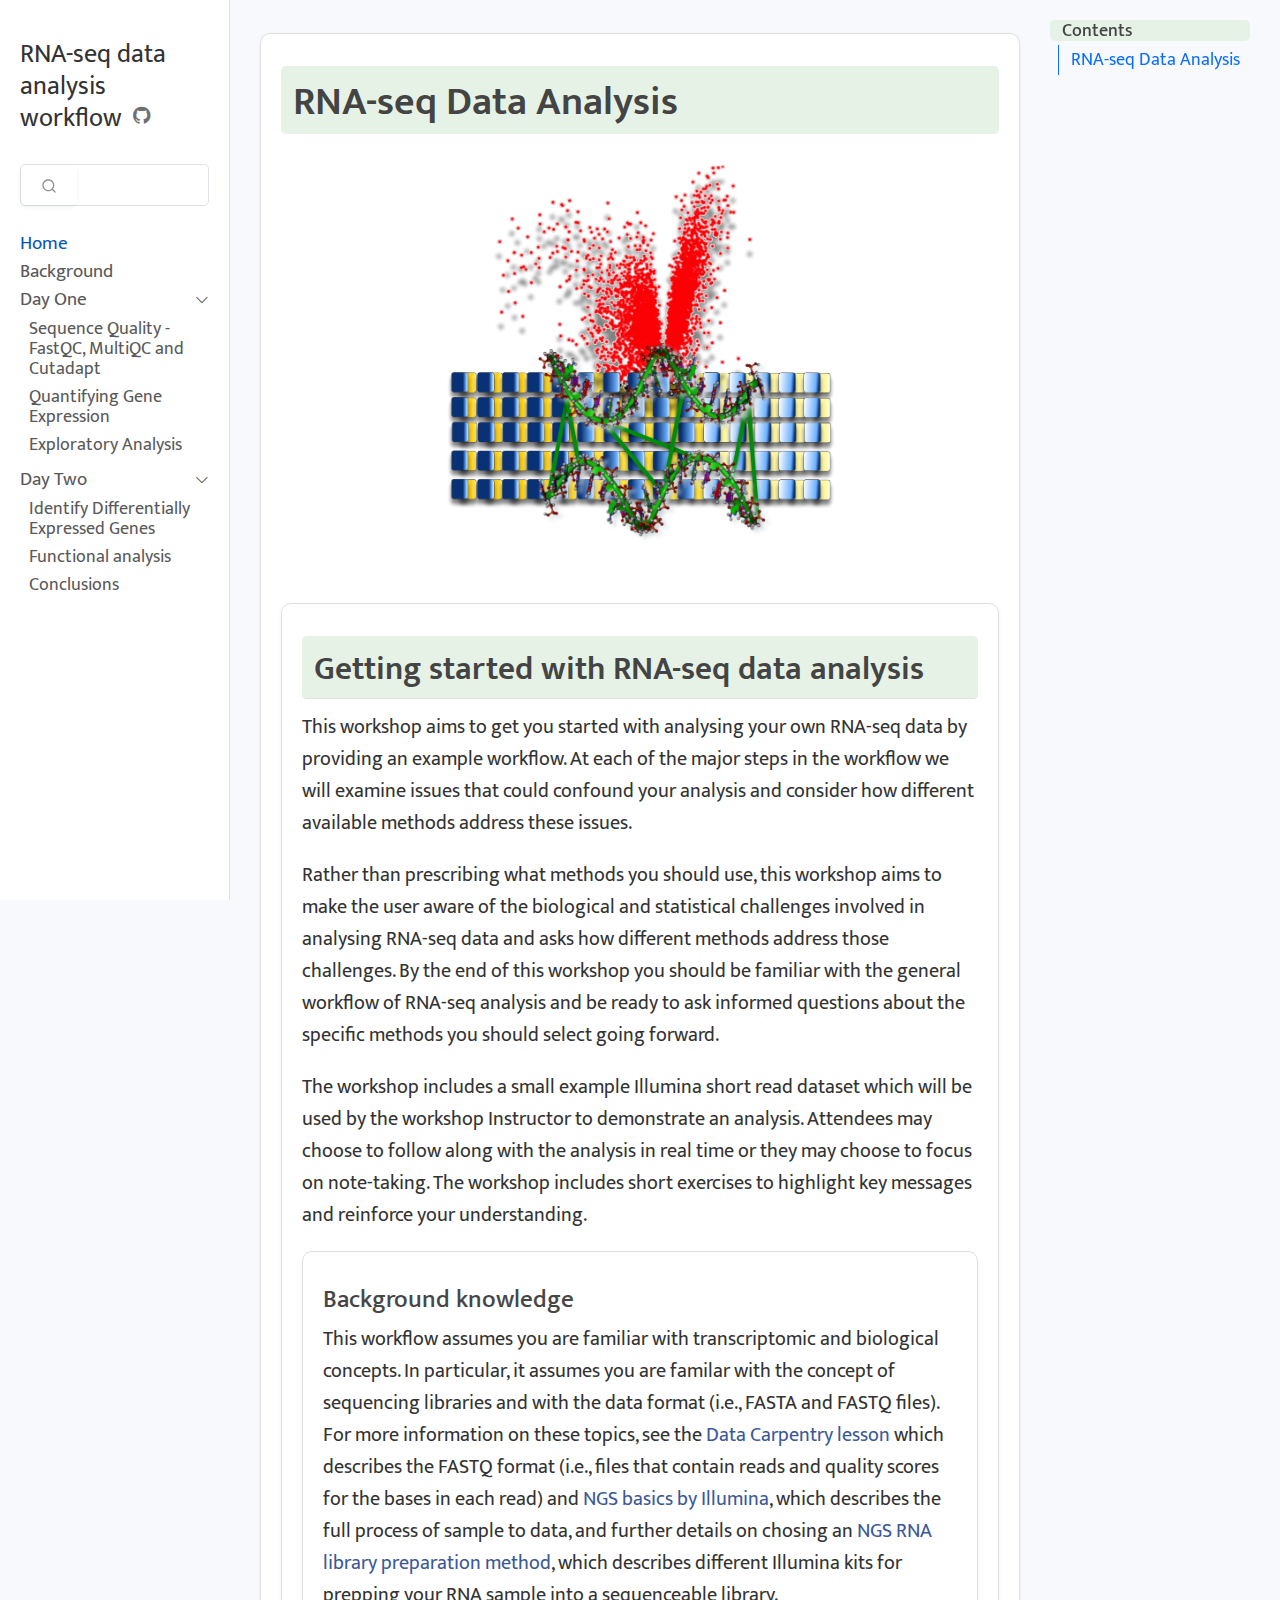
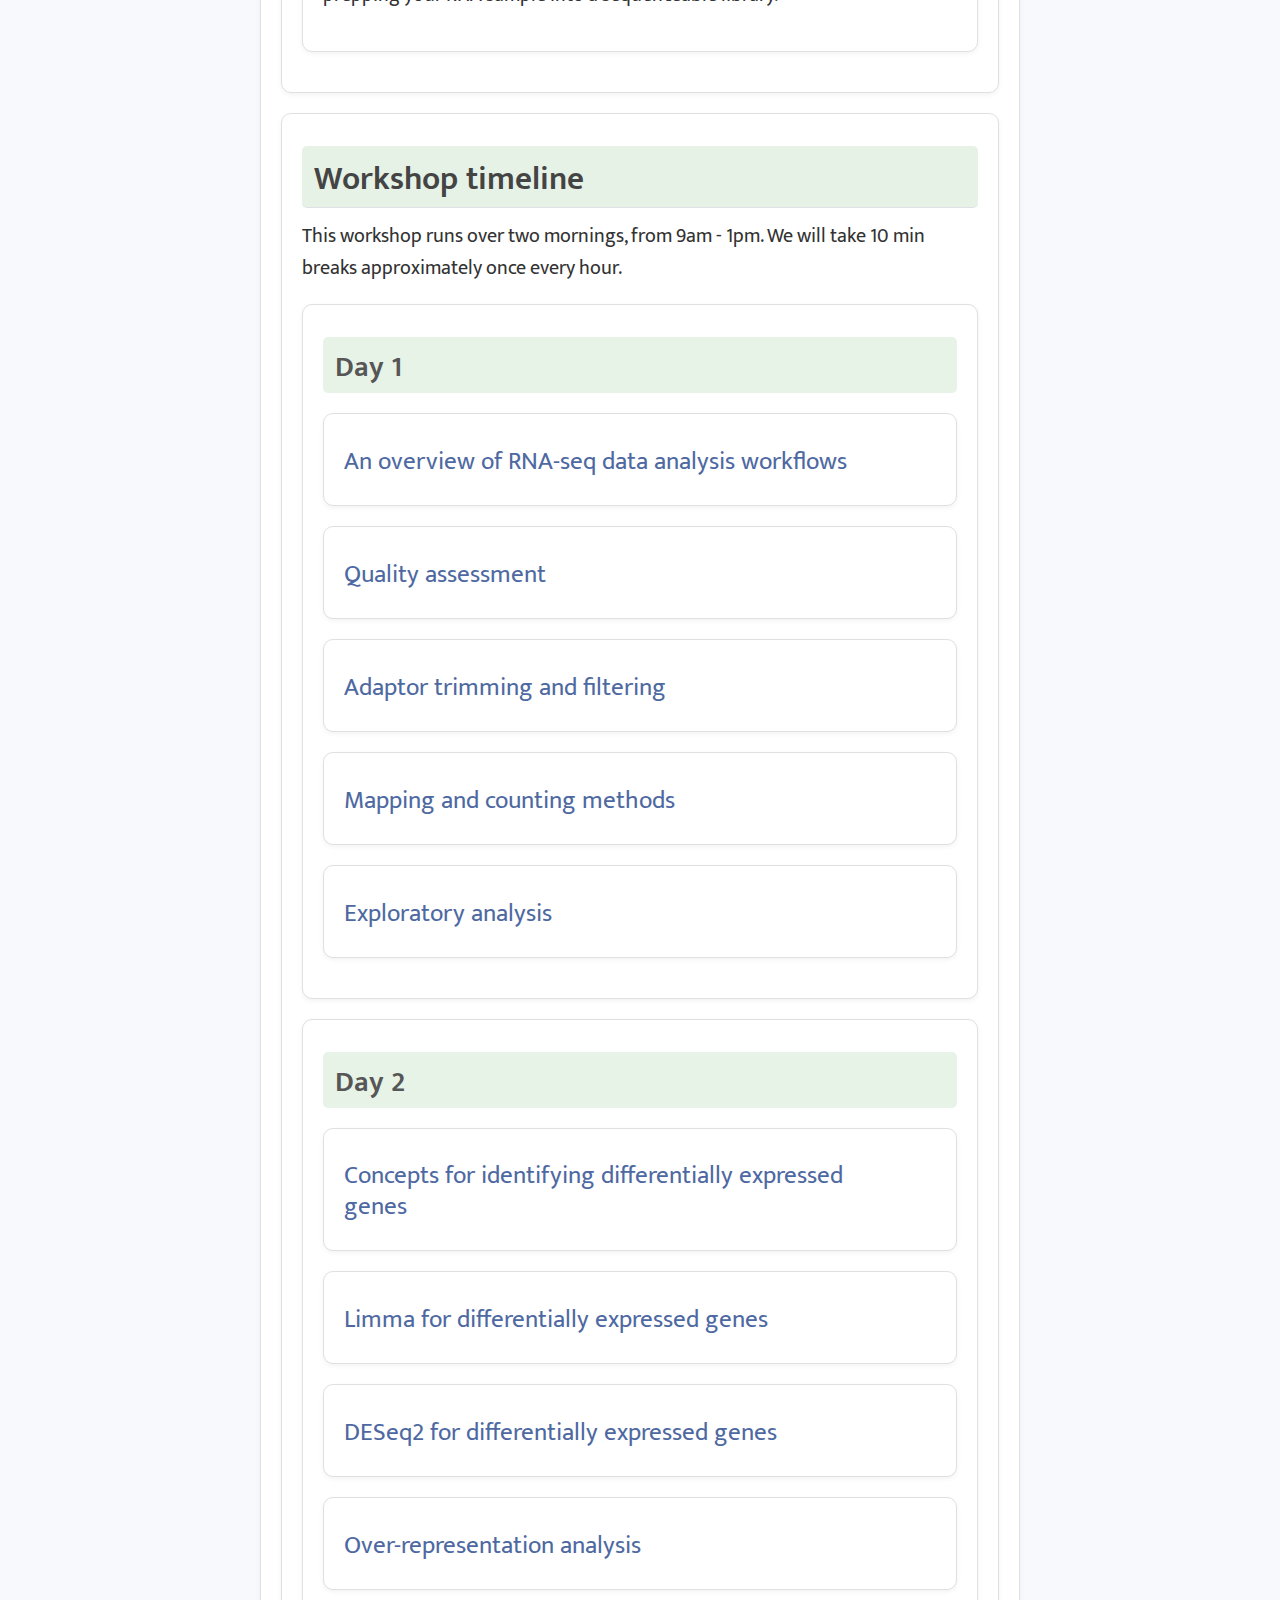
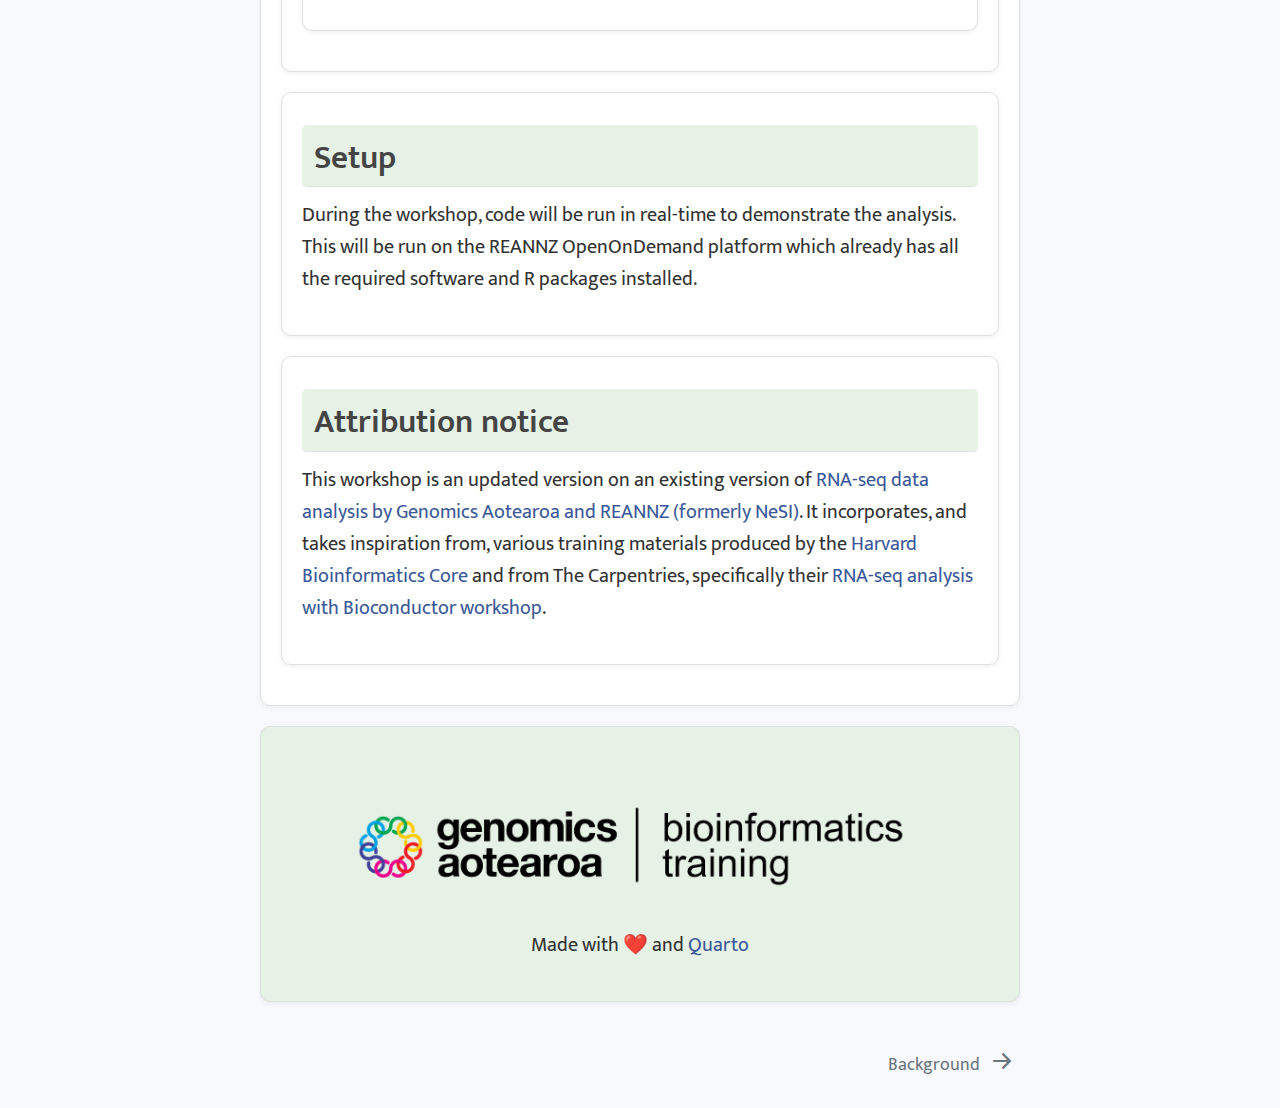
<file: docs/index.html>
<!DOCTYPE html>
<html xmlns="http://www.w3.org/1999/xhtml" lang="en" xml:lang="en"><head>

<meta charset="utf-8">
<meta name="generator" content="quarto-1.7.31">

<meta name="viewport" content="width=device-width, initial-scale=1.0, user-scalable=yes">


<title>RNA-seq data analysis workflow</title>
<style>
code{white-space: pre-wrap;}
span.smallcaps{font-variant: small-caps;}
div.columns{display: flex; gap: min(4vw, 1.5em);}
div.column{flex: auto; overflow-x: auto;}
div.hanging-indent{margin-left: 1.5em; text-indent: -1.5em;}
ul.task-list{list-style: none;}
ul.task-list li input[type="checkbox"] {
  width: 0.8em;
  margin: 0 0.8em 0.2em -1em; /* quarto-specific, see https://github.com/quarto-dev/quarto-cli/issues/4556 */ 
  vertical-align: middle;
}
</style>


<script src="site_libs/quarto-nav/quarto-nav.js"></script>
<script src="site_libs/quarto-nav/headroom.min.js"></script>
<script src="site_libs/clipboard/clipboard.min.js"></script>
<script src="site_libs/quarto-search/autocomplete.umd.js"></script>
<script src="site_libs/quarto-search/fuse.min.js"></script>
<script src="site_libs/quarto-search/quarto-search.js"></script>
<meta name="quarto:offset" content="./">
<link href="./background.html" rel="next">
<link href="./theme_images/GA-image-black-favicon.png" rel="icon" type="image/png">
<script src="site_libs/quarto-html/quarto.js" type="module"></script>
<script src="site_libs/quarto-html/tabsets/tabsets.js" type="module"></script>
<script src="site_libs/quarto-html/popper.min.js"></script>
<script src="site_libs/quarto-html/tippy.umd.min.js"></script>
<script src="site_libs/quarto-html/anchor.min.js"></script>
<link href="site_libs/quarto-html/tippy.css" rel="stylesheet">
<link href="site_libs/quarto-html/quarto-syntax-highlighting-e1a5c8363afafaef2c763b6775fbf3ca.css" rel="stylesheet" id="quarto-text-highlighting-styles">
<script src="site_libs/bootstrap/bootstrap.min.js"></script>
<link href="site_libs/bootstrap/bootstrap-icons.css" rel="stylesheet">
<link href="site_libs/bootstrap/bootstrap-182fece1ef6b8713be5fac70a3243d43.min.css" rel="stylesheet" append-hash="true" id="quarto-bootstrap" data-mode="light">
<script id="quarto-search-options" type="application/json">{
  "location": "sidebar",
  "copy-button": false,
  "collapse-after": 3,
  "panel-placement": "start",
  "type": "textbox",
  "limit": 50,
  "keyboard-shortcut": [
    "f",
    "/",
    "s"
  ],
  "show-item-context": false,
  "language": {
    "search-no-results-text": "No results",
    "search-matching-documents-text": "matching documents",
    "search-copy-link-title": "Copy link to search",
    "search-hide-matches-text": "Hide additional matches",
    "search-more-match-text": "more match in this document",
    "search-more-matches-text": "more matches in this document",
    "search-clear-button-title": "Clear",
    "search-text-placeholder": "",
    "search-detached-cancel-button-title": "Cancel",
    "search-submit-button-title": "Submit",
    "search-label": "Search"
  }
}</script>


<link rel="stylesheet" href="styles.css">
<meta property="og:title" content="– RNA-seq data analysis workflow">
<meta property="og:description" content="">
<meta property="og:image" content="theme_images/main_image.png">
<meta property="og:site_name" content="RNA-seq data analysis workflow">
</head>

<body class="nav-sidebar docked quarto-light">

<div id="quarto-search-results"></div>
  <header id="quarto-header" class="headroom fixed-top">
  <nav class="quarto-secondary-nav">
    <div class="container-fluid d-flex">
      <button type="button" class="quarto-btn-toggle btn" data-bs-toggle="collapse" role="button" data-bs-target=".quarto-sidebar-collapse-item" aria-controls="quarto-sidebar" aria-expanded="false" aria-label="Toggle sidebar navigation" onclick="if (window.quartoToggleHeadroom) { window.quartoToggleHeadroom(); }">
        <i class="bi bi-layout-text-sidebar-reverse"></i>
      </button>
        <nav class="quarto-page-breadcrumbs" aria-label="breadcrumb"><ol class="breadcrumb"><li class="breadcrumb-item"><a href="./index.html">Home</a></li></ol></nav>
        <a class="flex-grow-1" role="navigation" data-bs-toggle="collapse" data-bs-target=".quarto-sidebar-collapse-item" aria-controls="quarto-sidebar" aria-expanded="false" aria-label="Toggle sidebar navigation" onclick="if (window.quartoToggleHeadroom) { window.quartoToggleHeadroom(); }">      
        </a>
      <button type="button" class="btn quarto-search-button" aria-label="Search" onclick="window.quartoOpenSearch();">
        <i class="bi bi-search"></i>
      </button>
    </div>
  </nav>
</header>
<!-- content -->
<div id="quarto-content" class="quarto-container page-columns page-rows-contents page-layout-article">
<!-- sidebar -->
  <nav id="quarto-sidebar" class="sidebar collapse collapse-horizontal quarto-sidebar-collapse-item sidebar-navigation docked overflow-auto">
    <div class="pt-lg-2 mt-2 text-left sidebar-header">
    <div class="sidebar-title mb-0 py-0">
      <a href="./">RNA-seq data analysis workflow</a> 
        <div class="sidebar-tools-main">
    <a href="https://github.com/GenomicsAotearoa/RNA-seq-data-analysis-workflow" title="Github" class="quarto-navigation-tool px-1" aria-label="Github"><i class="bi bi-github"></i></a>
</div>
    </div>
      </div>
        <div class="mt-2 flex-shrink-0 align-items-center">
        <div class="sidebar-search">
        <div id="quarto-search" class="" title="Search"></div>
        </div>
        </div>
    <div class="sidebar-menu-container"> 
    <ul class="list-unstyled mt-1">
        <li class="sidebar-item">
  <div class="sidebar-item-container"> 
  <a href="./index.html" class="sidebar-item-text sidebar-link active">
 <span class="menu-text">Home</span></a>
  </div>
</li>
        <li class="sidebar-item">
  <div class="sidebar-item-container"> 
  <a href="./background.html" class="sidebar-item-text sidebar-link">
 <span class="menu-text">Background</span></a>
  </div>
</li>
        <li class="sidebar-item sidebar-item-section">
      <div class="sidebar-item-container"> 
            <a class="sidebar-item-text sidebar-link text-start" data-bs-toggle="collapse" data-bs-target="#quarto-sidebar-section-1" role="navigation" aria-expanded="true">
 <span class="menu-text">Day One</span></a>
          <a class="sidebar-item-toggle text-start" data-bs-toggle="collapse" data-bs-target="#quarto-sidebar-section-1" role="navigation" aria-expanded="true" aria-label="Toggle section">
            <i class="bi bi-chevron-right ms-2"></i>
          </a> 
      </div>
      <ul id="quarto-sidebar-section-1" class="collapse list-unstyled sidebar-section depth1 show">  
          <li class="sidebar-item">
  <div class="sidebar-item-container"> 
  <a href="./episode_1.html" class="sidebar-item-text sidebar-link">
 <span class="menu-text">Sequence Quality - FastQC, MultiQC and Cutadapt</span></a>
  </div>
</li>
          <li class="sidebar-item">
  <div class="sidebar-item-container"> 
  <a href="./episode_2.html" class="sidebar-item-text sidebar-link">
 <span class="menu-text">Quantifying Gene Expression</span></a>
  </div>
</li>
          <li class="sidebar-item">
  <div class="sidebar-item-container"> 
  <a href="./episode_3.html" class="sidebar-item-text sidebar-link">
 <span class="menu-text">Exploratory Analysis</span></a>
  </div>
</li>
      </ul>
  </li>
        <li class="sidebar-item sidebar-item-section">
      <div class="sidebar-item-container"> 
            <a class="sidebar-item-text sidebar-link text-start" data-bs-toggle="collapse" data-bs-target="#quarto-sidebar-section-2" role="navigation" aria-expanded="true">
 <span class="menu-text">Day Two</span></a>
          <a class="sidebar-item-toggle text-start" data-bs-toggle="collapse" data-bs-target="#quarto-sidebar-section-2" role="navigation" aria-expanded="true" aria-label="Toggle section">
            <i class="bi bi-chevron-right ms-2"></i>
          </a> 
      </div>
      <ul id="quarto-sidebar-section-2" class="collapse list-unstyled sidebar-section depth1 show">  
          <li class="sidebar-item">
  <div class="sidebar-item-container"> 
  <a href="./episode_4.html" class="sidebar-item-text sidebar-link">
 <span class="menu-text">Identify Differentially Expressed Genes</span></a>
  </div>
</li>
          <li class="sidebar-item">
  <div class="sidebar-item-container"> 
  <a href="./episode_5.html" class="sidebar-item-text sidebar-link">
 <span class="menu-text">Functional analysis</span></a>
  </div>
</li>
          <li class="sidebar-item">
  <div class="sidebar-item-container"> 
  <a href="./episode_6.html" class="sidebar-item-text sidebar-link">
 <span class="menu-text">Conclusions</span></a>
  </div>
</li>
      </ul>
  </li>
    </ul>
    </div>
</nav>
<div id="quarto-sidebar-glass" class="quarto-sidebar-collapse-item" data-bs-toggle="collapse" data-bs-target=".quarto-sidebar-collapse-item"></div>
<!-- margin-sidebar -->
    <div id="quarto-margin-sidebar" class="sidebar margin-sidebar">
        <nav id="TOC" role="doc-toc" class="toc-active">
    <h2 id="toc-title">Contents</h2>
   
  <ul>
  <li><a href="#rna-seq-data-analysis" id="toc-rna-seq-data-analysis" class="nav-link active" data-scroll-target="#rna-seq-data-analysis">RNA-seq Data Analysis</a>
  <ul class="collapse">
  <li><a href="#getting-started-with-rna-seq-data-analysis" id="toc-getting-started-with-rna-seq-data-analysis" class="nav-link" data-scroll-target="#getting-started-with-rna-seq-data-analysis">Getting started with RNA-seq data analysis</a></li>
  <li><a href="#workshop-timeline" id="toc-workshop-timeline" class="nav-link" data-scroll-target="#workshop-timeline">Workshop timeline</a>
  <ul class="collapse">
  <li><a href="#day-1" id="toc-day-1" class="nav-link" data-scroll-target="#day-1">Day 1</a></li>
  <li><a href="#day-2" id="toc-day-2" class="nav-link" data-scroll-target="#day-2">Day 2</a></li>
  </ul></li>
  <li><a href="#setup" id="toc-setup" class="nav-link" data-scroll-target="#setup">Setup</a></li>
  <li><a href="#attribution-notice" id="toc-attribution-notice" class="nav-link" data-scroll-target="#attribution-notice">Attribution notice</a></li>
  </ul></li>
  <li><a href="#section" id="toc-section" class="nav-link" data-scroll-target="#section"></a></li>
  </ul>
</nav>
    </div>
<!-- main -->
<main class="content" id="quarto-document-content"><header id="title-block-header" class="quarto-title-block"></header>




<section id="rna-seq-data-analysis" class="level1">
<h1>RNA-seq Data Analysis</h1>
<div class="quarto-figure quarto-figure-center">
<figure class="figure">
<p><img src="theme_images/main_image.png" class="img-fluid quarto-figure quarto-figure-center figure-img" style="width:60.0%"></p>
</figure>
</div>
<section id="getting-started-with-rna-seq-data-analysis" class="level2">
<h2 class="anchored" data-anchor-id="getting-started-with-rna-seq-data-analysis">Getting started with RNA-seq data analysis</h2>
<p>This workshop aims to get you started with analysing your own RNA-seq data by providing an example workflow. At each of the major steps in the workflow we will examine issues that could confound your analysis and consider how different available methods address these issues.</p>
<p>Rather than prescribing what methods you should use, this workshop aims to make the user aware of the biological and statistical challenges involved in analysing RNA-seq data and asks how different methods address those challenges. By the end of this workshop you should be familiar with the general workflow of RNA-seq analysis and be ready to ask informed questions about the specific methods you should select going forward.</p>
<p>The workshop includes a small example Illumina short read dataset which will be used by the workshop Instructor to demonstrate an analysis. Attendees may choose to follow along with the analysis in real time or they may choose to focus on note-taking. The workshop includes short exercises to highlight key messages and reinforce your understanding.</p>
<section id="background-knowledge" class="level4">
<h4 class="anchored" data-anchor-id="background-knowledge">Background knowledge</h4>
<p>This workflow assumes you are familiar with transcriptomic and biological concepts. In particular, it assumes you are familar with the concept of sequencing libraries and with the data format (i.e., FASTA and FASTQ files). For more information on these topics, see the <a href="https://datacarpentry.github.io/wrangling-genomics/index.html">Data Carpentry lesson</a> which describes the FASTQ format (i.e., files that contain reads and quality scores for the bases in each read) and <a href="https://sapac.illumina.com/science/technology/next-generation-sequencing/beginners.html">NGS basics by Illumina</a>, which describes the full process of sample to data, and further details on chosing an <a href="https://sapac.illumina.com/techniques/sequencing/ngs-library-prep/rna.html">NGS RNA library preparation method</a>, which describes different Illumina kits for prepping your RNA sample into a sequenceable library.</p>
</section>
</section>
<section id="workshop-timeline" class="level2">
<h2 class="anchored" data-anchor-id="workshop-timeline">Workshop timeline</h2>
<p>This workshop runs over two mornings, from 9am - 1pm. We will take 10 min breaks approximately once every hour.</p>
<section id="day-1" class="level3">
<h3 class="anchored" data-anchor-id="day-1">Day 1</h3>
<section id="an-overview-of-rna-seq-data-analysis-workflows" class="level4">
<h4 class="anchored" data-anchor-id="an-overview-of-rna-seq-data-analysis-workflows"><a href="./background.html">An overview of RNA-seq data analysis workflows</a></h4>
</section>
<section id="quality-assessment" class="level4">
<h4 class="anchored" data-anchor-id="quality-assessment"><a href="./episode_1.html#quality-assessment-with-fastqc">Quality assessment</a></h4>
</section>
<section id="adaptor-trimming-and-filtering" class="level4">
<h4 class="anchored" data-anchor-id="adaptor-trimming-and-filtering"><a href="./episode_1.html#cleaning-reads">Adaptor trimming and filtering</a></h4>
</section>
<section id="mapping-and-counting-methods" class="level4">
<h4 class="anchored" data-anchor-id="mapping-and-counting-methods"><a href="./episode_2.html">Mapping and counting methods</a></h4>
</section>
<section id="exploratory-analysis" class="level4">
<h4 class="anchored" data-anchor-id="exploratory-analysis"><a href="./episode_3.html">Exploratory analysis</a></h4>
</section>
</section>
<section id="day-2" class="level3">
<h3 class="anchored" data-anchor-id="day-2">Day 2</h3>
<section id="concepts-for-identifying-differentially-expressed-genes" class="level4">
<h4 class="anchored" data-anchor-id="concepts-for-identifying-differentially-expressed-genes"><a href="./episode_4.html">Concepts for identifying differentially expressed genes</a></h4>
</section>
<section id="limma-for-differentially-expressed-genes" class="level4">
<h4 class="anchored" data-anchor-id="limma-for-differentially-expressed-genes"><a href="./episode_4.html#identifying-differentially-expressed-genes-using-limma">Limma for differentially expressed genes</a></h4>
</section>
<section id="deseq2-for-differentially-expressed-genes" class="level4">
<h4 class="anchored" data-anchor-id="deseq2-for-differentially-expressed-genes"><a href="./episode_4.html#identifying-differentially-expressed-genes-using-deseq2">DESeq2 for differentially expressed genes</a></h4>
</section>
<section id="over-representation-analysis" class="level4">
<h4 class="anchored" data-anchor-id="over-representation-analysis"><a href="./episode_5.html">Over-representation analysis</a></h4>
</section>
</section>
</section>
<section id="setup" class="level2">
<h2 class="anchored" data-anchor-id="setup">Setup</h2>
<p>During the workshop, code will be run in real-time to demonstrate the analysis. This will be run on the REANNZ OpenOnDemand platform which already has all the required software and R packages installed.</p>
</section>
<section id="attribution-notice" class="level2">
<h2 class="anchored" data-anchor-id="attribution-notice">Attribution notice</h2>
<p>This workshop is an updated version on an existing version of <a href="https://genomicsaotearoa.github.io/RNA-seq-workshop-on-demand/">RNA-seq data analysis by Genomics Aotearoa and REANNZ (formerly NeSI)</a>. It incorporates, and takes inspiration from, various training materials produced by the <a href="https://github.com/hbctraining">Harvard Bioinformatics Core</a> and from The Carpentries, specifically their <a href="https://carpentries-incubator.github.io/bioc-rnaseq/index.html">RNA-seq analysis with Bioconductor workshop</a>.</p>
</section>
</section>
<section id="section" class="level1" style="background: #e6f2e6; text-align:center;">
<h1 style="background: #e6f2e6; text-align:center;"></h1>
<p><a href="https://genomicsaotearoa.github.io/BioinformaticsTrainingProgramme/"><img src="theme_images/GA-Logo-Bioinformatics-Training-black.png" class="img-fluid" style="width:80.0%"></a></p>
<p>Made with <a href="https://docs.carpentries.org/policies/coc/">❤️</a> and <a href="https://genomicsaotearoa.github.io/reproducibility_with_git_and_quarto/quarto_overview.html">Quarto</a></p>
</section>



</main> <!-- /main -->
<script id="quarto-html-after-body" type="application/javascript">
  window.document.addEventListener("DOMContentLoaded", function (event) {
    const icon = "";
    const anchorJS = new window.AnchorJS();
    anchorJS.options = {
      placement: 'right',
      icon: icon
    };
    anchorJS.add('.anchored');
    const isCodeAnnotation = (el) => {
      for (const clz of el.classList) {
        if (clz.startsWith('code-annotation-')) {                     
          return true;
        }
      }
      return false;
    }
    const onCopySuccess = function(e) {
      // button target
      const button = e.trigger;
      // don't keep focus
      button.blur();
      // flash "checked"
      button.classList.add('code-copy-button-checked');
      var currentTitle = button.getAttribute("title");
      button.setAttribute("title", "Copied!");
      let tooltip;
      if (window.bootstrap) {
        button.setAttribute("data-bs-toggle", "tooltip");
        button.setAttribute("data-bs-placement", "left");
        button.setAttribute("data-bs-title", "Copied!");
        tooltip = new bootstrap.Tooltip(button, 
          { trigger: "manual", 
            customClass: "code-copy-button-tooltip",
            offset: [0, -8]});
        tooltip.show();    
      }
      setTimeout(function() {
        if (tooltip) {
          tooltip.hide();
          button.removeAttribute("data-bs-title");
          button.removeAttribute("data-bs-toggle");
          button.removeAttribute("data-bs-placement");
        }
        button.setAttribute("title", currentTitle);
        button.classList.remove('code-copy-button-checked');
      }, 1000);
      // clear code selection
      e.clearSelection();
    }
    const getTextToCopy = function(trigger) {
        const codeEl = trigger.previousElementSibling.cloneNode(true);
        for (const childEl of codeEl.children) {
          if (isCodeAnnotation(childEl)) {
            childEl.remove();
          }
        }
        return codeEl.innerText;
    }
    const clipboard = new window.ClipboardJS('.code-copy-button:not([data-in-quarto-modal])', {
      text: getTextToCopy
    });
    clipboard.on('success', onCopySuccess);
    if (window.document.getElementById('quarto-embedded-source-code-modal')) {
      const clipboardModal = new window.ClipboardJS('.code-copy-button[data-in-quarto-modal]', {
        text: getTextToCopy,
        container: window.document.getElementById('quarto-embedded-source-code-modal')
      });
      clipboardModal.on('success', onCopySuccess);
    }
      var localhostRegex = new RegExp(/^(?:http|https):\/\/localhost\:?[0-9]*\//);
      var mailtoRegex = new RegExp(/^mailto:/);
        var filterRegex = new RegExp('/' + window.location.host + '/');
      var isInternal = (href) => {
          return filterRegex.test(href) || localhostRegex.test(href) || mailtoRegex.test(href);
      }
      // Inspect non-navigation links and adorn them if external
     var links = window.document.querySelectorAll('a[href]:not(.nav-link):not(.navbar-brand):not(.toc-action):not(.sidebar-link):not(.sidebar-item-toggle):not(.pagination-link):not(.no-external):not([aria-hidden]):not(.dropdown-item):not(.quarto-navigation-tool):not(.about-link)');
      for (var i=0; i<links.length; i++) {
        const link = links[i];
        if (!isInternal(link.href)) {
          // undo the damage that might have been done by quarto-nav.js in the case of
          // links that we want to consider external
          if (link.dataset.originalHref !== undefined) {
            link.href = link.dataset.originalHref;
          }
        }
      }
    function tippyHover(el, contentFn, onTriggerFn, onUntriggerFn) {
      const config = {
        allowHTML: true,
        maxWidth: 500,
        delay: 100,
        arrow: false,
        appendTo: function(el) {
            return el.parentElement;
        },
        interactive: true,
        interactiveBorder: 10,
        theme: 'quarto',
        placement: 'bottom-start',
      };
      if (contentFn) {
        config.content = contentFn;
      }
      if (onTriggerFn) {
        config.onTrigger = onTriggerFn;
      }
      if (onUntriggerFn) {
        config.onUntrigger = onUntriggerFn;
      }
      window.tippy(el, config); 
    }
    const noterefs = window.document.querySelectorAll('a[role="doc-noteref"]');
    for (var i=0; i<noterefs.length; i++) {
      const ref = noterefs[i];
      tippyHover(ref, function() {
        // use id or data attribute instead here
        let href = ref.getAttribute('data-footnote-href') || ref.getAttribute('href');
        try { href = new URL(href).hash; } catch {}
        const id = href.replace(/^#\/?/, "");
        const note = window.document.getElementById(id);
        if (note) {
          return note.innerHTML;
        } else {
          return "";
        }
      });
    }
    const xrefs = window.document.querySelectorAll('a.quarto-xref');
    const processXRef = (id, note) => {
      // Strip column container classes
      const stripColumnClz = (el) => {
        el.classList.remove("page-full", "page-columns");
        if (el.children) {
          for (const child of el.children) {
            stripColumnClz(child);
          }
        }
      }
      stripColumnClz(note)
      if (id === null || id.startsWith('sec-')) {
        // Special case sections, only their first couple elements
        const container = document.createElement("div");
        if (note.children && note.children.length > 2) {
          container.appendChild(note.children[0].cloneNode(true));
          for (let i = 1; i < note.children.length; i++) {
            const child = note.children[i];
            if (child.tagName === "P" && child.innerText === "") {
              continue;
            } else {
              container.appendChild(child.cloneNode(true));
              break;
            }
          }
          if (window.Quarto?.typesetMath) {
            window.Quarto.typesetMath(container);
          }
          return container.innerHTML
        } else {
          if (window.Quarto?.typesetMath) {
            window.Quarto.typesetMath(note);
          }
          return note.innerHTML;
        }
      } else {
        // Remove any anchor links if they are present
        const anchorLink = note.querySelector('a.anchorjs-link');
        if (anchorLink) {
          anchorLink.remove();
        }
        if (window.Quarto?.typesetMath) {
          window.Quarto.typesetMath(note);
        }
        if (note.classList.contains("callout")) {
          return note.outerHTML;
        } else {
          return note.innerHTML;
        }
      }
    }
    for (var i=0; i<xrefs.length; i++) {
      const xref = xrefs[i];
      tippyHover(xref, undefined, function(instance) {
        instance.disable();
        let url = xref.getAttribute('href');
        let hash = undefined; 
        if (url.startsWith('#')) {
          hash = url;
        } else {
          try { hash = new URL(url).hash; } catch {}
        }
        if (hash) {
          const id = hash.replace(/^#\/?/, "");
          const note = window.document.getElementById(id);
          if (note !== null) {
            try {
              const html = processXRef(id, note.cloneNode(true));
              instance.setContent(html);
            } finally {
              instance.enable();
              instance.show();
            }
          } else {
            // See if we can fetch this
            fetch(url.split('#')[0])
            .then(res => res.text())
            .then(html => {
              const parser = new DOMParser();
              const htmlDoc = parser.parseFromString(html, "text/html");
              const note = htmlDoc.getElementById(id);
              if (note !== null) {
                const html = processXRef(id, note);
                instance.setContent(html);
              } 
            }).finally(() => {
              instance.enable();
              instance.show();
            });
          }
        } else {
          // See if we can fetch a full url (with no hash to target)
          // This is a special case and we should probably do some content thinning / targeting
          fetch(url)
          .then(res => res.text())
          .then(html => {
            const parser = new DOMParser();
            const htmlDoc = parser.parseFromString(html, "text/html");
            const note = htmlDoc.querySelector('main.content');
            if (note !== null) {
              // This should only happen for chapter cross references
              // (since there is no id in the URL)
              // remove the first header
              if (note.children.length > 0 && note.children[0].tagName === "HEADER") {
                note.children[0].remove();
              }
              const html = processXRef(null, note);
              instance.setContent(html);
            } 
          }).finally(() => {
            instance.enable();
            instance.show();
          });
        }
      }, function(instance) {
      });
    }
        let selectedAnnoteEl;
        const selectorForAnnotation = ( cell, annotation) => {
          let cellAttr = 'data-code-cell="' + cell + '"';
          let lineAttr = 'data-code-annotation="' +  annotation + '"';
          const selector = 'span[' + cellAttr + '][' + lineAttr + ']';
          return selector;
        }
        const selectCodeLines = (annoteEl) => {
          const doc = window.document;
          const targetCell = annoteEl.getAttribute("data-target-cell");
          const targetAnnotation = annoteEl.getAttribute("data-target-annotation");
          const annoteSpan = window.document.querySelector(selectorForAnnotation(targetCell, targetAnnotation));
          const lines = annoteSpan.getAttribute("data-code-lines").split(",");
          const lineIds = lines.map((line) => {
            return targetCell + "-" + line;
          })
          let top = null;
          let height = null;
          let parent = null;
          if (lineIds.length > 0) {
              //compute the position of the single el (top and bottom and make a div)
              const el = window.document.getElementById(lineIds[0]);
              top = el.offsetTop;
              height = el.offsetHeight;
              parent = el.parentElement.parentElement;
            if (lineIds.length > 1) {
              const lastEl = window.document.getElementById(lineIds[lineIds.length - 1]);
              const bottom = lastEl.offsetTop + lastEl.offsetHeight;
              height = bottom - top;
            }
            if (top !== null && height !== null && parent !== null) {
              // cook up a div (if necessary) and position it 
              let div = window.document.getElementById("code-annotation-line-highlight");
              if (div === null) {
                div = window.document.createElement("div");
                div.setAttribute("id", "code-annotation-line-highlight");
                div.style.position = 'absolute';
                parent.appendChild(div);
              }
              div.style.top = top - 2 + "px";
              div.style.height = height + 4 + "px";
              div.style.left = 0;
              let gutterDiv = window.document.getElementById("code-annotation-line-highlight-gutter");
              if (gutterDiv === null) {
                gutterDiv = window.document.createElement("div");
                gutterDiv.setAttribute("id", "code-annotation-line-highlight-gutter");
                gutterDiv.style.position = 'absolute';
                const codeCell = window.document.getElementById(targetCell);
                const gutter = codeCell.querySelector('.code-annotation-gutter');
                gutter.appendChild(gutterDiv);
              }
              gutterDiv.style.top = top - 2 + "px";
              gutterDiv.style.height = height + 4 + "px";
            }
            selectedAnnoteEl = annoteEl;
          }
        };
        const unselectCodeLines = () => {
          const elementsIds = ["code-annotation-line-highlight", "code-annotation-line-highlight-gutter"];
          elementsIds.forEach((elId) => {
            const div = window.document.getElementById(elId);
            if (div) {
              div.remove();
            }
          });
          selectedAnnoteEl = undefined;
        };
          // Handle positioning of the toggle
      window.addEventListener(
        "resize",
        throttle(() => {
          elRect = undefined;
          if (selectedAnnoteEl) {
            selectCodeLines(selectedAnnoteEl);
          }
        }, 10)
      );
      function throttle(fn, ms) {
      let throttle = false;
      let timer;
        return (...args) => {
          if(!throttle) { // first call gets through
              fn.apply(this, args);
              throttle = true;
          } else { // all the others get throttled
              if(timer) clearTimeout(timer); // cancel #2
              timer = setTimeout(() => {
                fn.apply(this, args);
                timer = throttle = false;
              }, ms);
          }
        };
      }
        // Attach click handler to the DT
        const annoteDls = window.document.querySelectorAll('dt[data-target-cell]');
        for (const annoteDlNode of annoteDls) {
          annoteDlNode.addEventListener('click', (event) => {
            const clickedEl = event.target;
            if (clickedEl !== selectedAnnoteEl) {
              unselectCodeLines();
              const activeEl = window.document.querySelector('dt[data-target-cell].code-annotation-active');
              if (activeEl) {
                activeEl.classList.remove('code-annotation-active');
              }
              selectCodeLines(clickedEl);
              clickedEl.classList.add('code-annotation-active');
            } else {
              // Unselect the line
              unselectCodeLines();
              clickedEl.classList.remove('code-annotation-active');
            }
          });
        }
    const findCites = (el) => {
      const parentEl = el.parentElement;
      if (parentEl) {
        const cites = parentEl.dataset.cites;
        if (cites) {
          return {
            el,
            cites: cites.split(' ')
          };
        } else {
          return findCites(el.parentElement)
        }
      } else {
        return undefined;
      }
    };
    var bibliorefs = window.document.querySelectorAll('a[role="doc-biblioref"]');
    for (var i=0; i<bibliorefs.length; i++) {
      const ref = bibliorefs[i];
      const citeInfo = findCites(ref);
      if (citeInfo) {
        tippyHover(citeInfo.el, function() {
          var popup = window.document.createElement('div');
          citeInfo.cites.forEach(function(cite) {
            var citeDiv = window.document.createElement('div');
            citeDiv.classList.add('hanging-indent');
            citeDiv.classList.add('csl-entry');
            var biblioDiv = window.document.getElementById('ref-' + cite);
            if (biblioDiv) {
              citeDiv.innerHTML = biblioDiv.innerHTML;
            }
            popup.appendChild(citeDiv);
          });
          return popup.innerHTML;
        });
      }
    }
  });
  </script>
<nav class="page-navigation">
  <div class="nav-page nav-page-previous">
  </div>
  <div class="nav-page nav-page-next">
      <a href="./background.html" class="pagination-link" aria-label="Background">
        <span class="nav-page-text">Background</span> <i class="bi bi-arrow-right-short"></i>
      </a>
  </div>
</nav>
</div> <!-- /content -->




</body></html>
</file>
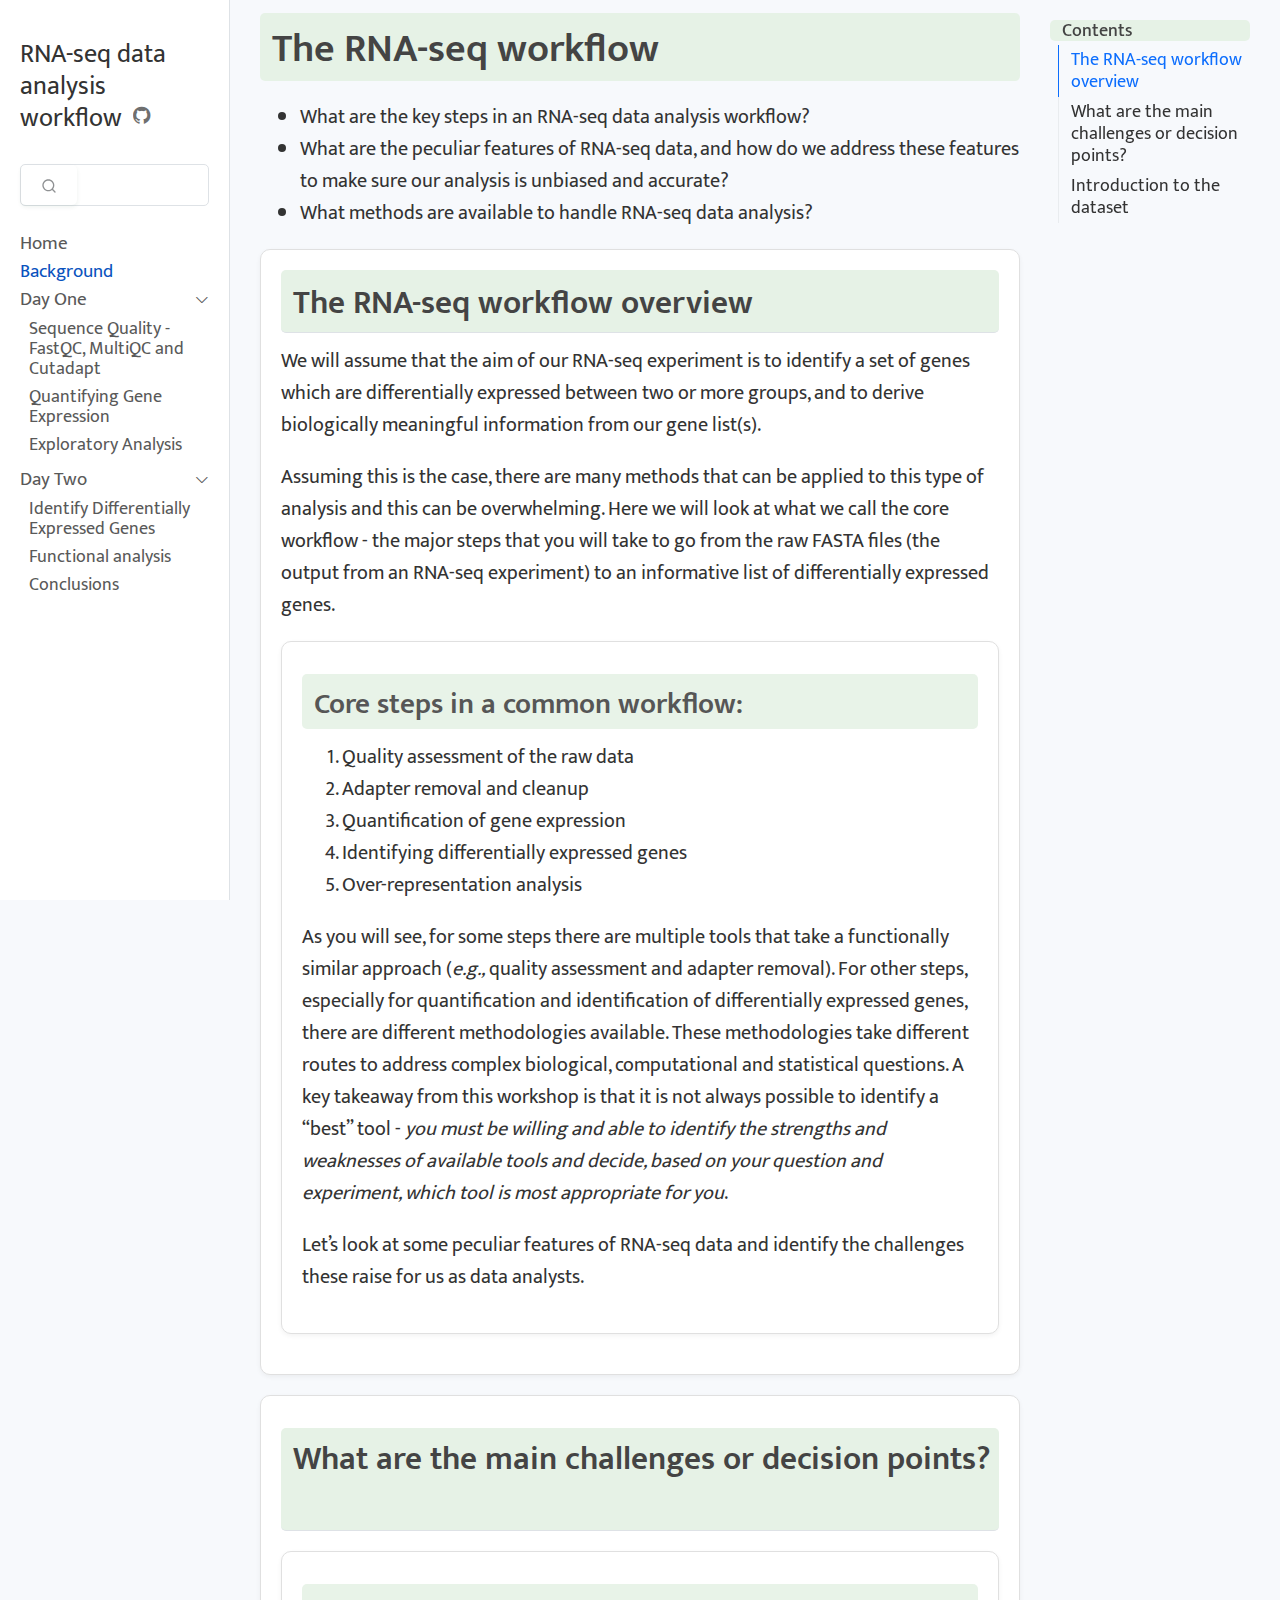
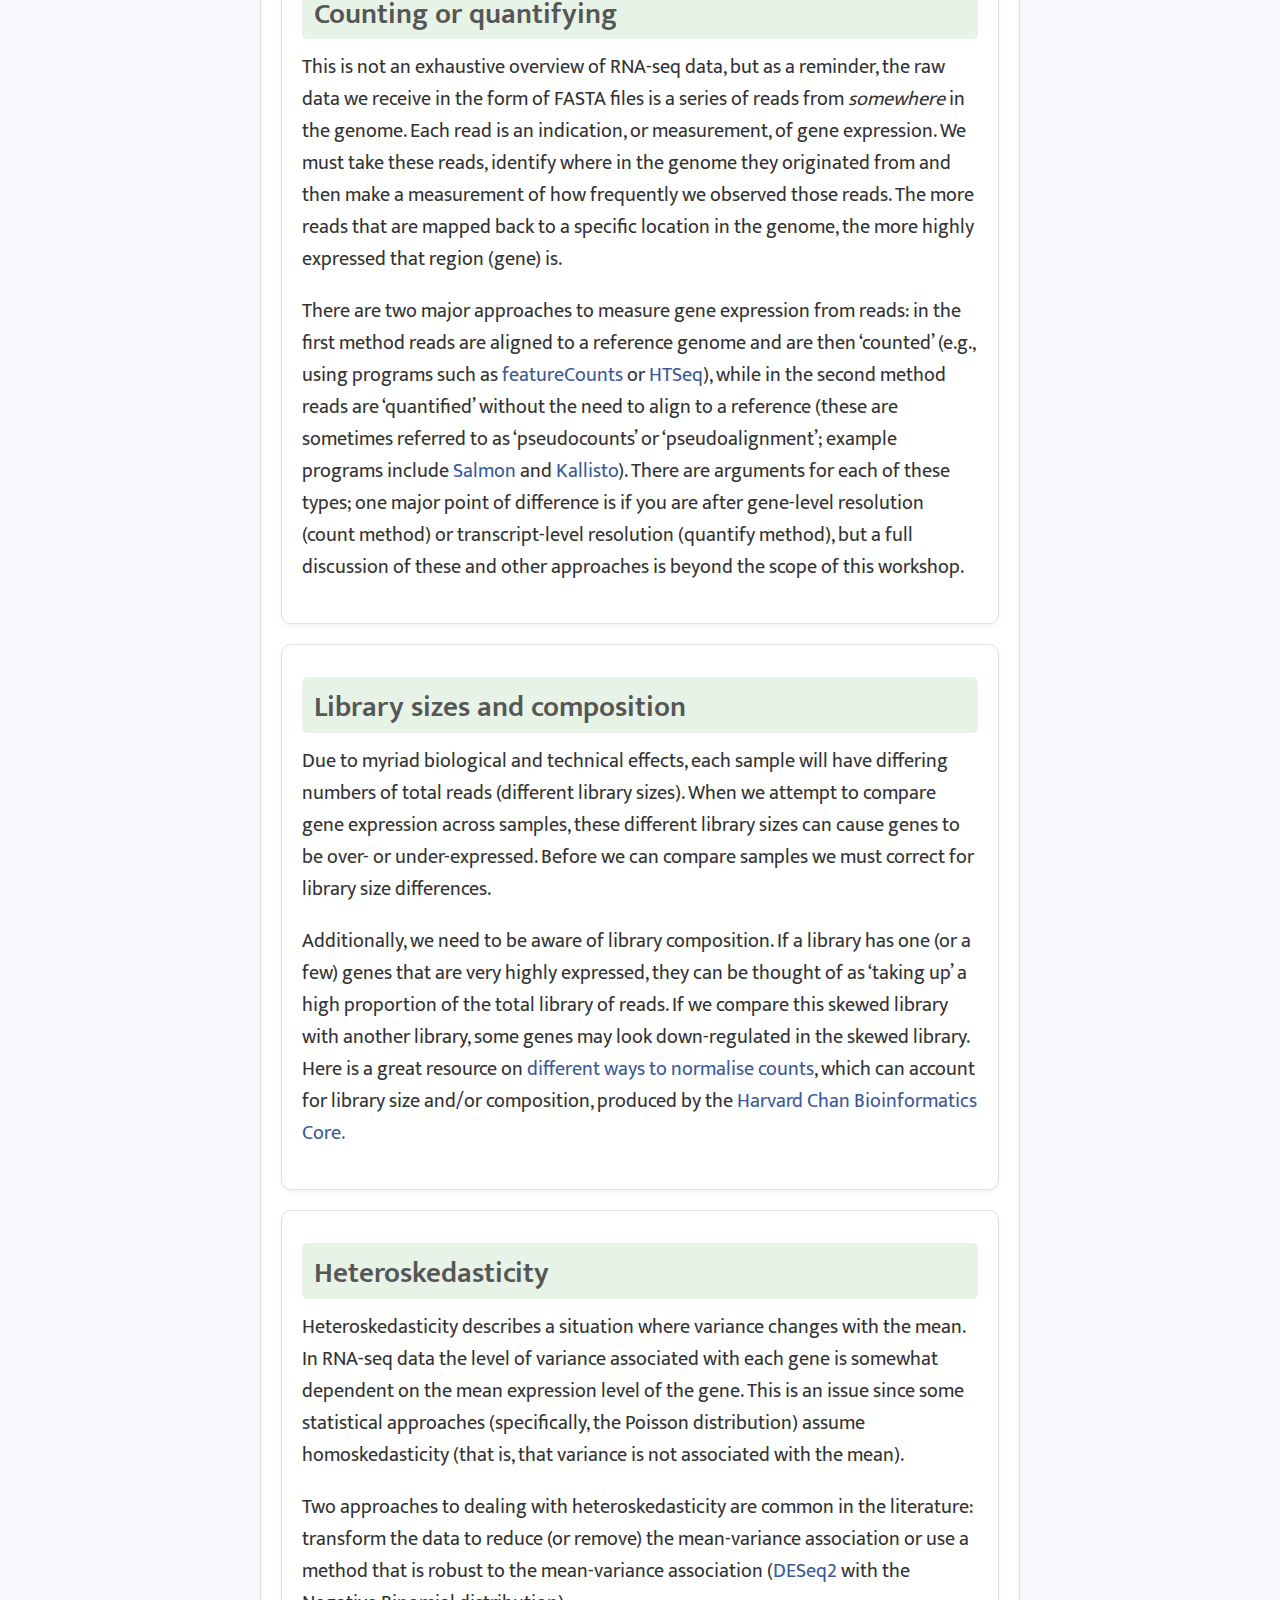
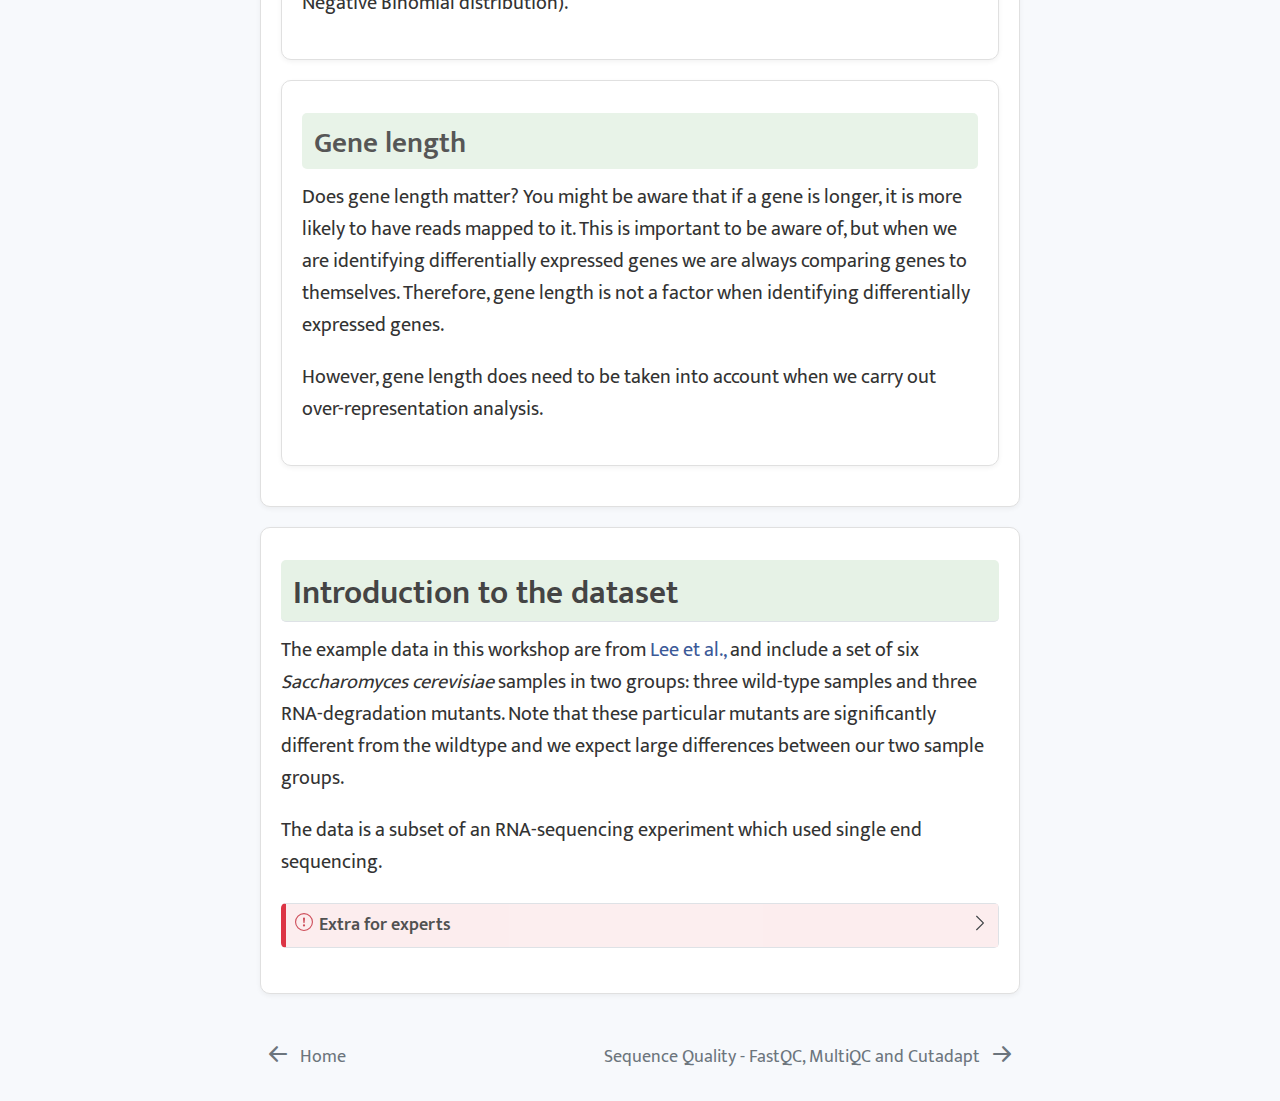
<file: docs/background.html>
<!DOCTYPE html>
<html xmlns="http://www.w3.org/1999/xhtml" lang="en" xml:lang="en"><head>

<meta charset="utf-8">
<meta name="generator" content="quarto-1.7.31">

<meta name="viewport" content="width=device-width, initial-scale=1.0, user-scalable=yes">


<title>The RNA-seq workflow – RNA-seq data analysis workflow</title>
<style>
code{white-space: pre-wrap;}
span.smallcaps{font-variant: small-caps;}
div.columns{display: flex; gap: min(4vw, 1.5em);}
div.column{flex: auto; overflow-x: auto;}
div.hanging-indent{margin-left: 1.5em; text-indent: -1.5em;}
ul.task-list{list-style: none;}
ul.task-list li input[type="checkbox"] {
  width: 0.8em;
  margin: 0 0.8em 0.2em -1em; /* quarto-specific, see https://github.com/quarto-dev/quarto-cli/issues/4556 */ 
  vertical-align: middle;
}
</style>


<script src="site_libs/quarto-nav/quarto-nav.js"></script>
<script src="site_libs/quarto-nav/headroom.min.js"></script>
<script src="site_libs/clipboard/clipboard.min.js"></script>
<script src="site_libs/quarto-search/autocomplete.umd.js"></script>
<script src="site_libs/quarto-search/fuse.min.js"></script>
<script src="site_libs/quarto-search/quarto-search.js"></script>
<meta name="quarto:offset" content="./">
<link href="./episode_1.html" rel="next">
<link href="./index.html" rel="prev">
<link href="./theme_images/GA-image-black-favicon.png" rel="icon" type="image/png">
<script src="site_libs/quarto-html/quarto.js" type="module"></script>
<script src="site_libs/quarto-html/tabsets/tabsets.js" type="module"></script>
<script src="site_libs/quarto-html/popper.min.js"></script>
<script src="site_libs/quarto-html/tippy.umd.min.js"></script>
<script src="site_libs/quarto-html/anchor.min.js"></script>
<link href="site_libs/quarto-html/tippy.css" rel="stylesheet">
<link href="site_libs/quarto-html/quarto-syntax-highlighting-e1a5c8363afafaef2c763b6775fbf3ca.css" rel="stylesheet" id="quarto-text-highlighting-styles">
<script src="site_libs/bootstrap/bootstrap.min.js"></script>
<link href="site_libs/bootstrap/bootstrap-icons.css" rel="stylesheet">
<link href="site_libs/bootstrap/bootstrap-2b26f57d8318b6eba2cd7cd1feee4645.min.css" rel="stylesheet" append-hash="true" id="quarto-bootstrap" data-mode="light">
<script id="quarto-search-options" type="application/json">{
  "location": "sidebar",
  "copy-button": false,
  "collapse-after": 3,
  "panel-placement": "start",
  "type": "textbox",
  "limit": 50,
  "keyboard-shortcut": [
    "f",
    "/",
    "s"
  ],
  "show-item-context": false,
  "language": {
    "search-no-results-text": "No results",
    "search-matching-documents-text": "matching documents",
    "search-copy-link-title": "Copy link to search",
    "search-hide-matches-text": "Hide additional matches",
    "search-more-match-text": "more match in this document",
    "search-more-matches-text": "more matches in this document",
    "search-clear-button-title": "Clear",
    "search-text-placeholder": "",
    "search-detached-cancel-button-title": "Cancel",
    "search-submit-button-title": "Submit",
    "search-label": "Search"
  }
}</script>


<link rel="stylesheet" href="styles.css">
<meta property="og:title" content="The RNA-seq workflow – RNA-seq data analysis workflow">
<meta property="og:description" content="">
<meta property="og:site_name" content="RNA-seq data analysis workflow">
</head>

<body class="nav-sidebar docked quarto-light">

<div id="quarto-search-results"></div>
  <header id="quarto-header" class="headroom fixed-top">
  <nav class="quarto-secondary-nav">
    <div class="container-fluid d-flex">
      <button type="button" class="quarto-btn-toggle btn" data-bs-toggle="collapse" role="button" data-bs-target=".quarto-sidebar-collapse-item" aria-controls="quarto-sidebar" aria-expanded="false" aria-label="Toggle sidebar navigation" onclick="if (window.quartoToggleHeadroom) { window.quartoToggleHeadroom(); }">
        <i class="bi bi-layout-text-sidebar-reverse"></i>
      </button>
        <nav class="quarto-page-breadcrumbs" aria-label="breadcrumb"><ol class="breadcrumb"><li class="breadcrumb-item"><a href="./background.html">Background</a></li></ol></nav>
        <a class="flex-grow-1" role="navigation" data-bs-toggle="collapse" data-bs-target=".quarto-sidebar-collapse-item" aria-controls="quarto-sidebar" aria-expanded="false" aria-label="Toggle sidebar navigation" onclick="if (window.quartoToggleHeadroom) { window.quartoToggleHeadroom(); }">      
        </a>
      <button type="button" class="btn quarto-search-button" aria-label="Search" onclick="window.quartoOpenSearch();">
        <i class="bi bi-search"></i>
      </button>
    </div>
  </nav>
</header>
<!-- content -->
<div id="quarto-content" class="quarto-container page-columns page-rows-contents page-layout-article">
<!-- sidebar -->
  <nav id="quarto-sidebar" class="sidebar collapse collapse-horizontal quarto-sidebar-collapse-item sidebar-navigation docked overflow-auto">
    <div class="pt-lg-2 mt-2 text-left sidebar-header">
    <div class="sidebar-title mb-0 py-0">
      <a href="./">RNA-seq data analysis workflow</a> 
        <div class="sidebar-tools-main">
    <a href="https://github.com/GenomicsAotearoa/RNA-seq-data-analysis-workflow" title="Github" class="quarto-navigation-tool px-1" aria-label="Github"><i class="bi bi-github"></i></a>
</div>
    </div>
      </div>
        <div class="mt-2 flex-shrink-0 align-items-center">
        <div class="sidebar-search">
        <div id="quarto-search" class="" title="Search"></div>
        </div>
        </div>
    <div class="sidebar-menu-container"> 
    <ul class="list-unstyled mt-1">
        <li class="sidebar-item">
  <div class="sidebar-item-container"> 
  <a href="./index.html" class="sidebar-item-text sidebar-link">
 <span class="menu-text">Home</span></a>
  </div>
</li>
        <li class="sidebar-item">
  <div class="sidebar-item-container"> 
  <a href="./background.html" class="sidebar-item-text sidebar-link active">
 <span class="menu-text">Background</span></a>
  </div>
</li>
        <li class="sidebar-item sidebar-item-section">
      <div class="sidebar-item-container"> 
            <a class="sidebar-item-text sidebar-link text-start" data-bs-toggle="collapse" data-bs-target="#quarto-sidebar-section-1" role="navigation" aria-expanded="true">
 <span class="menu-text">Day One</span></a>
          <a class="sidebar-item-toggle text-start" data-bs-toggle="collapse" data-bs-target="#quarto-sidebar-section-1" role="navigation" aria-expanded="true" aria-label="Toggle section">
            <i class="bi bi-chevron-right ms-2"></i>
          </a> 
      </div>
      <ul id="quarto-sidebar-section-1" class="collapse list-unstyled sidebar-section depth1 show">  
          <li class="sidebar-item">
  <div class="sidebar-item-container"> 
  <a href="./episode_1.html" class="sidebar-item-text sidebar-link">
 <span class="menu-text">Sequence Quality - FastQC, MultiQC and Cutadapt</span></a>
  </div>
</li>
          <li class="sidebar-item">
  <div class="sidebar-item-container"> 
  <a href="./episode_2.html" class="sidebar-item-text sidebar-link">
 <span class="menu-text">Quantifying Gene Expression</span></a>
  </div>
</li>
          <li class="sidebar-item">
  <div class="sidebar-item-container"> 
  <a href="./episode_3.html" class="sidebar-item-text sidebar-link">
 <span class="menu-text">Exploratory Analysis</span></a>
  </div>
</li>
      </ul>
  </li>
        <li class="sidebar-item sidebar-item-section">
      <div class="sidebar-item-container"> 
            <a class="sidebar-item-text sidebar-link text-start" data-bs-toggle="collapse" data-bs-target="#quarto-sidebar-section-2" role="navigation" aria-expanded="true">
 <span class="menu-text">Day Two</span></a>
          <a class="sidebar-item-toggle text-start" data-bs-toggle="collapse" data-bs-target="#quarto-sidebar-section-2" role="navigation" aria-expanded="true" aria-label="Toggle section">
            <i class="bi bi-chevron-right ms-2"></i>
          </a> 
      </div>
      <ul id="quarto-sidebar-section-2" class="collapse list-unstyled sidebar-section depth1 show">  
          <li class="sidebar-item">
  <div class="sidebar-item-container"> 
  <a href="./episode_4.html" class="sidebar-item-text sidebar-link">
 <span class="menu-text">Identify Differentially Expressed Genes</span></a>
  </div>
</li>
          <li class="sidebar-item">
  <div class="sidebar-item-container"> 
  <a href="./episode_5.html" class="sidebar-item-text sidebar-link">
 <span class="menu-text">Functional analysis</span></a>
  </div>
</li>
          <li class="sidebar-item">
  <div class="sidebar-item-container"> 
  <a href="./episode_6.html" class="sidebar-item-text sidebar-link">
 <span class="menu-text">Conclusions</span></a>
  </div>
</li>
      </ul>
  </li>
    </ul>
    </div>
</nav>
<div id="quarto-sidebar-glass" class="quarto-sidebar-collapse-item" data-bs-toggle="collapse" data-bs-target=".quarto-sidebar-collapse-item"></div>
<!-- margin-sidebar -->
    <div id="quarto-margin-sidebar" class="sidebar margin-sidebar">
        <nav id="TOC" role="doc-toc" class="toc-active">
    <h2 id="toc-title">Contents</h2>
   
  <ul>
  <li><a href="#the-rna-seq-workflow-overview" id="toc-the-rna-seq-workflow-overview" class="nav-link active" data-scroll-target="#the-rna-seq-workflow-overview">The RNA-seq workflow overview</a>
  <ul class="collapse">
  <li><a href="#core-steps-in-a-common-workflow" id="toc-core-steps-in-a-common-workflow" class="nav-link" data-scroll-target="#core-steps-in-a-common-workflow">Core steps in a common workflow:</a></li>
  </ul></li>
  <li><a href="#what-are-the-main-challenges-or-decision-points" id="toc-what-are-the-main-challenges-or-decision-points" class="nav-link" data-scroll-target="#what-are-the-main-challenges-or-decision-points">What are the main challenges or decision points?</a>
  <ul class="collapse">
  <li><a href="#counting-or-quantifying" id="toc-counting-or-quantifying" class="nav-link" data-scroll-target="#counting-or-quantifying">Counting or quantifying</a></li>
  <li><a href="#library-sizes-and-composition" id="toc-library-sizes-and-composition" class="nav-link" data-scroll-target="#library-sizes-and-composition">Library sizes and composition</a></li>
  <li><a href="#heteroskedasticity" id="toc-heteroskedasticity" class="nav-link" data-scroll-target="#heteroskedasticity">Heteroskedasticity</a></li>
  <li><a href="#gene-length" id="toc-gene-length" class="nav-link" data-scroll-target="#gene-length">Gene length</a></li>
  </ul></li>
  <li><a href="#introduction-to-the-dataset" id="toc-introduction-to-the-dataset" class="nav-link" data-scroll-target="#introduction-to-the-dataset">Introduction to the dataset</a></li>
  </ul>
</nav>
    </div>
<!-- main -->
<main class="content" id="quarto-document-content">

<header id="title-block-header" class="quarto-title-block default">
<div class="quarto-title">
<h1 class="title">The RNA-seq workflow</h1>
</div>



<div class="quarto-title-meta">

    
  
    
  </div>
  


</header>


<ul>
<li>What are the key steps in an RNA-seq data analysis workflow?<br>
</li>
<li>What are the peculiar features of RNA-seq data, and how do we address these features to make sure our analysis is unbiased and accurate?<br>
</li>
<li>What methods are available to handle RNA-seq data analysis?</li>
</ul>
<section id="the-rna-seq-workflow-overview" class="level2">
<h2 class="anchored" data-anchor-id="the-rna-seq-workflow-overview">The RNA-seq workflow overview</h2>
<p>We will assume that the aim of our RNA-seq experiment is to identify a set of genes which are differentially expressed between two or more groups, and to derive biologically meaningful information from our gene list(s).</p>
<p>Assuming this is the case, there are many methods that can be applied to this type of analysis and this can be overwhelming. Here we will look at what we call the core workflow - the major steps that you will take to go from the raw FASTA files (the output from an RNA-seq experiment) to an informative list of differentially expressed genes.</p>
<section id="core-steps-in-a-common-workflow" class="level3">
<h3 class="anchored" data-anchor-id="core-steps-in-a-common-workflow">Core steps in a common workflow:</h3>
<ol type="1">
<li>Quality assessment of the raw data</li>
<li>Adapter removal and cleanup</li>
<li>Quantification of gene expression</li>
<li>Identifying differentially expressed genes</li>
<li>Over-representation analysis</li>
</ol>
<p>As you will see, for some steps there are multiple tools that take a functionally similar approach (<em>e.g.,</em> quality assessment and adapter removal). For other steps, especially for quantification and identification of differentially expressed genes, there are different methodologies available. These methodologies take different routes to address complex biological, computational and statistical questions. A key takeaway from this workshop is that it is not always possible to identify a “best” tool - <em>you must be willing and able to identify the strengths and weaknesses of available tools and decide, based on your question and experiment, which tool is most appropriate for you</em>.</p>
<p>Let’s look at some peculiar features of RNA-seq data and identify the challenges these raise for us as data analysts.</p>
</section>
</section>
<section id="what-are-the-main-challenges-or-decision-points" class="level2">
<h2 class="anchored" data-anchor-id="what-are-the-main-challenges-or-decision-points">What are the main challenges or decision points?</h2>
<section id="counting-or-quantifying" class="level3">
<h3 class="anchored" data-anchor-id="counting-or-quantifying">Counting or quantifying</h3>
<p>This is not an exhaustive overview of RNA-seq data, but as a reminder, the raw data we receive in the form of FASTA files is a series of reads from <em>somewhere</em> in the genome. Each read is an indication, or measurement, of gene expression. We must take these reads, identify where in the genome they originated from and then make a measurement of how frequently we observed those reads. The more reads that are mapped back to a specific location in the genome, the more highly expressed that region (gene) is.</p>
<p>There are two major approaches to measure gene expression from reads: in the first method reads are aligned to a reference genome and are then ‘counted’ (e.g., using programs such as <a href="https://subread.sourceforge.net/featureCounts.html">featureCounts</a> or <a href="https://htseq.readthedocs.io/en/latest/htseqcount.html">HTSeq</a>), while in the second method reads are ‘quantified’ without the need to align to a reference (these are sometimes referred to as ‘pseudocounts’ or ‘pseudoalignment’; example programs include <a href="https://combine-lab.github.io/salmon/">Salmon</a> and <a href="https://pachterlab.github.io/kallisto/about">Kallisto</a>). There are arguments for each of these types; one major point of difference is if you are after gene-level resolution (count method) or transcript-level resolution (quantify method), but a full discussion of these and other approaches is beyond the scope of this workshop.</p>
</section>
<section id="library-sizes-and-composition" class="level3">
<h3 class="anchored" data-anchor-id="library-sizes-and-composition">Library sizes and composition</h3>
<p>Due to myriad biological and technical effects, each sample will have differing numbers of total reads (different library sizes). When we attempt to compare gene expression across samples, these different library sizes can cause genes to be over- or under-expressed. Before we can compare samples we must correct for library size differences.</p>
<p>Additionally, we need to be aware of library composition. If a library has one (or a few) genes that are very highly expressed, they can be thought of as ‘taking up’ a high proportion of the total library of reads. If we compare this skewed library with another library, some genes may look down-regulated in the skewed library. Here is a great resource on <a href="https://hbctraining.github.io/Intro-to-DGE/lessons/02_DGE_count_normalization.html">different ways to normalise counts</a>, which can account for library size and/or composition, produced by the <a href="https://github.com/hbctraining/Intro-to-DGE">Harvard Chan Bioinformatics Core.</a></p>
</section>
<section id="heteroskedasticity" class="level3">
<h3 class="anchored" data-anchor-id="heteroskedasticity">Heteroskedasticity</h3>
<p>Heteroskedasticity describes a situation where variance changes with the mean. In RNA-seq data the level of variance associated with each gene is somewhat dependent on the mean expression level of the gene. This is an issue since some statistical approaches (specifically, the Poisson distribution) assume homoskedasticity (that is, that variance is not associated with the mean).</p>
<p>Two approaches to dealing with heteroskedasticity are common in the literature: transform the data to reduce (or remove) the mean-variance association or use a method that is robust to the mean-variance association (<a href="https://doi.org/10.1186/s13059-014-0550-8">DESeq2</a> with the Negative Binomial distribution).</p>
</section>
<section id="gene-length" class="level3">
<h3 class="anchored" data-anchor-id="gene-length">Gene length</h3>
<p>Does gene length matter? You might be aware that if a gene is longer, it is more likely to have reads mapped to it. This is important to be aware of, but when we are identifying differentially expressed genes we are always comparing genes to themselves. Therefore, gene length is not a factor when identifying differentially expressed genes.</p>
<p>However, gene length does need to be taken into account when we carry out over-representation analysis.</p>
</section>
</section>
<section id="introduction-to-the-dataset" class="level2">
<h2 class="anchored" data-anchor-id="introduction-to-the-dataset">Introduction to the dataset</h2>
<p>The example data in this workshop are from <a href="https://journals.plos.org/plosgenetics/article?id=10.1371/journal.pgen.1000299">Lee et al.,</a> and include a set of six <em>Saccharomyces cerevisiae</em> samples in two groups: three wild-type samples and three RNA-degradation mutants. Note that these particular mutants are significantly different from the wildtype and we expect large differences between our two sample groups.</p>
<p>The data is a subset of an RNA-sequencing experiment which used single end sequencing.</p>
<div class="callout callout-style-default callout-important callout-titled">
<div class="callout-header d-flex align-content-center" data-bs-toggle="collapse" data-bs-target=".callout-1-contents" aria-controls="callout-1" aria-expanded="false" aria-label="Toggle callout">
<div class="callout-icon-container">
<i class="callout-icon"></i>
</div>
<div class="callout-title-container flex-fill">
Extra for experts
</div>
<div class="callout-btn-toggle d-inline-block border-0 py-1 ps-1 pe-0 float-end"><i class="callout-toggle"></i></div>
</div>
<div id="callout-1" class="callout-1-contents callout-collapse collapse">
<div class="callout-body-container callout-body">
<p>These data come from a 2008 study, sequenced on the Illumina Genome Analyzer, using an EST strategy (expressed sequenced tags). This is an older approach; ESTs were generally shorter reads (36-100bp) than what we typically would sequence now for Illumina transcriptomes (100bp-150bp). While there are some limitations to this approach (mainly in the depth of information you can retrieve, e.g., no strandedness information, less or no isoform resolution), for the purpose of this workshop (i.e., showing the workflow and what tools you can use), these data “work” much the same as more modern sequence data. These data can be found on NCBI’s Sequence Read Archive under <a href="https://www.ncbi.nlm.nih.gov/bioproject/PRJNA109083">BioProject: PRJNA109083</a>.</p>
</div>
</div>
</div>


</section>

</main> <!-- /main -->
<script id="quarto-html-after-body" type="application/javascript">
  window.document.addEventListener("DOMContentLoaded", function (event) {
    const icon = "";
    const anchorJS = new window.AnchorJS();
    anchorJS.options = {
      placement: 'right',
      icon: icon
    };
    anchorJS.add('.anchored');
    const isCodeAnnotation = (el) => {
      for (const clz of el.classList) {
        if (clz.startsWith('code-annotation-')) {                     
          return true;
        }
      }
      return false;
    }
    const onCopySuccess = function(e) {
      // button target
      const button = e.trigger;
      // don't keep focus
      button.blur();
      // flash "checked"
      button.classList.add('code-copy-button-checked');
      var currentTitle = button.getAttribute("title");
      button.setAttribute("title", "Copied!");
      let tooltip;
      if (window.bootstrap) {
        button.setAttribute("data-bs-toggle", "tooltip");
        button.setAttribute("data-bs-placement", "left");
        button.setAttribute("data-bs-title", "Copied!");
        tooltip = new bootstrap.Tooltip(button, 
          { trigger: "manual", 
            customClass: "code-copy-button-tooltip",
            offset: [0, -8]});
        tooltip.show();    
      }
      setTimeout(function() {
        if (tooltip) {
          tooltip.hide();
          button.removeAttribute("data-bs-title");
          button.removeAttribute("data-bs-toggle");
          button.removeAttribute("data-bs-placement");
        }
        button.setAttribute("title", currentTitle);
        button.classList.remove('code-copy-button-checked');
      }, 1000);
      // clear code selection
      e.clearSelection();
    }
    const getTextToCopy = function(trigger) {
        const codeEl = trigger.previousElementSibling.cloneNode(true);
        for (const childEl of codeEl.children) {
          if (isCodeAnnotation(childEl)) {
            childEl.remove();
          }
        }
        return codeEl.innerText;
    }
    const clipboard = new window.ClipboardJS('.code-copy-button:not([data-in-quarto-modal])', {
      text: getTextToCopy
    });
    clipboard.on('success', onCopySuccess);
    if (window.document.getElementById('quarto-embedded-source-code-modal')) {
      const clipboardModal = new window.ClipboardJS('.code-copy-button[data-in-quarto-modal]', {
        text: getTextToCopy,
        container: window.document.getElementById('quarto-embedded-source-code-modal')
      });
      clipboardModal.on('success', onCopySuccess);
    }
      var localhostRegex = new RegExp(/^(?:http|https):\/\/localhost\:?[0-9]*\//);
      var mailtoRegex = new RegExp(/^mailto:/);
        var filterRegex = new RegExp('/' + window.location.host + '/');
      var isInternal = (href) => {
          return filterRegex.test(href) || localhostRegex.test(href) || mailtoRegex.test(href);
      }
      // Inspect non-navigation links and adorn them if external
     var links = window.document.querySelectorAll('a[href]:not(.nav-link):not(.navbar-brand):not(.toc-action):not(.sidebar-link):not(.sidebar-item-toggle):not(.pagination-link):not(.no-external):not([aria-hidden]):not(.dropdown-item):not(.quarto-navigation-tool):not(.about-link)');
      for (var i=0; i<links.length; i++) {
        const link = links[i];
        if (!isInternal(link.href)) {
          // undo the damage that might have been done by quarto-nav.js in the case of
          // links that we want to consider external
          if (link.dataset.originalHref !== undefined) {
            link.href = link.dataset.originalHref;
          }
        }
      }
    function tippyHover(el, contentFn, onTriggerFn, onUntriggerFn) {
      const config = {
        allowHTML: true,
        maxWidth: 500,
        delay: 100,
        arrow: false,
        appendTo: function(el) {
            return el.parentElement;
        },
        interactive: true,
        interactiveBorder: 10,
        theme: 'quarto',
        placement: 'bottom-start',
      };
      if (contentFn) {
        config.content = contentFn;
      }
      if (onTriggerFn) {
        config.onTrigger = onTriggerFn;
      }
      if (onUntriggerFn) {
        config.onUntrigger = onUntriggerFn;
      }
      window.tippy(el, config); 
    }
    const noterefs = window.document.querySelectorAll('a[role="doc-noteref"]');
    for (var i=0; i<noterefs.length; i++) {
      const ref = noterefs[i];
      tippyHover(ref, function() {
        // use id or data attribute instead here
        let href = ref.getAttribute('data-footnote-href') || ref.getAttribute('href');
        try { href = new URL(href).hash; } catch {}
        const id = href.replace(/^#\/?/, "");
        const note = window.document.getElementById(id);
        if (note) {
          return note.innerHTML;
        } else {
          return "";
        }
      });
    }
    const xrefs = window.document.querySelectorAll('a.quarto-xref');
    const processXRef = (id, note) => {
      // Strip column container classes
      const stripColumnClz = (el) => {
        el.classList.remove("page-full", "page-columns");
        if (el.children) {
          for (const child of el.children) {
            stripColumnClz(child);
          }
        }
      }
      stripColumnClz(note)
      if (id === null || id.startsWith('sec-')) {
        // Special case sections, only their first couple elements
        const container = document.createElement("div");
        if (note.children && note.children.length > 2) {
          container.appendChild(note.children[0].cloneNode(true));
          for (let i = 1; i < note.children.length; i++) {
            const child = note.children[i];
            if (child.tagName === "P" && child.innerText === "") {
              continue;
            } else {
              container.appendChild(child.cloneNode(true));
              break;
            }
          }
          if (window.Quarto?.typesetMath) {
            window.Quarto.typesetMath(container);
          }
          return container.innerHTML
        } else {
          if (window.Quarto?.typesetMath) {
            window.Quarto.typesetMath(note);
          }
          return note.innerHTML;
        }
      } else {
        // Remove any anchor links if they are present
        const anchorLink = note.querySelector('a.anchorjs-link');
        if (anchorLink) {
          anchorLink.remove();
        }
        if (window.Quarto?.typesetMath) {
          window.Quarto.typesetMath(note);
        }
        if (note.classList.contains("callout")) {
          return note.outerHTML;
        } else {
          return note.innerHTML;
        }
      }
    }
    for (var i=0; i<xrefs.length; i++) {
      const xref = xrefs[i];
      tippyHover(xref, undefined, function(instance) {
        instance.disable();
        let url = xref.getAttribute('href');
        let hash = undefined; 
        if (url.startsWith('#')) {
          hash = url;
        } else {
          try { hash = new URL(url).hash; } catch {}
        }
        if (hash) {
          const id = hash.replace(/^#\/?/, "");
          const note = window.document.getElementById(id);
          if (note !== null) {
            try {
              const html = processXRef(id, note.cloneNode(true));
              instance.setContent(html);
            } finally {
              instance.enable();
              instance.show();
            }
          } else {
            // See if we can fetch this
            fetch(url.split('#')[0])
            .then(res => res.text())
            .then(html => {
              const parser = new DOMParser();
              const htmlDoc = parser.parseFromString(html, "text/html");
              const note = htmlDoc.getElementById(id);
              if (note !== null) {
                const html = processXRef(id, note);
                instance.setContent(html);
              } 
            }).finally(() => {
              instance.enable();
              instance.show();
            });
          }
        } else {
          // See if we can fetch a full url (with no hash to target)
          // This is a special case and we should probably do some content thinning / targeting
          fetch(url)
          .then(res => res.text())
          .then(html => {
            const parser = new DOMParser();
            const htmlDoc = parser.parseFromString(html, "text/html");
            const note = htmlDoc.querySelector('main.content');
            if (note !== null) {
              // This should only happen for chapter cross references
              // (since there is no id in the URL)
              // remove the first header
              if (note.children.length > 0 && note.children[0].tagName === "HEADER") {
                note.children[0].remove();
              }
              const html = processXRef(null, note);
              instance.setContent(html);
            } 
          }).finally(() => {
            instance.enable();
            instance.show();
          });
        }
      }, function(instance) {
      });
    }
        let selectedAnnoteEl;
        const selectorForAnnotation = ( cell, annotation) => {
          let cellAttr = 'data-code-cell="' + cell + '"';
          let lineAttr = 'data-code-annotation="' +  annotation + '"';
          const selector = 'span[' + cellAttr + '][' + lineAttr + ']';
          return selector;
        }
        const selectCodeLines = (annoteEl) => {
          const doc = window.document;
          const targetCell = annoteEl.getAttribute("data-target-cell");
          const targetAnnotation = annoteEl.getAttribute("data-target-annotation");
          const annoteSpan = window.document.querySelector(selectorForAnnotation(targetCell, targetAnnotation));
          const lines = annoteSpan.getAttribute("data-code-lines").split(",");
          const lineIds = lines.map((line) => {
            return targetCell + "-" + line;
          })
          let top = null;
          let height = null;
          let parent = null;
          if (lineIds.length > 0) {
              //compute the position of the single el (top and bottom and make a div)
              const el = window.document.getElementById(lineIds[0]);
              top = el.offsetTop;
              height = el.offsetHeight;
              parent = el.parentElement.parentElement;
            if (lineIds.length > 1) {
              const lastEl = window.document.getElementById(lineIds[lineIds.length - 1]);
              const bottom = lastEl.offsetTop + lastEl.offsetHeight;
              height = bottom - top;
            }
            if (top !== null && height !== null && parent !== null) {
              // cook up a div (if necessary) and position it 
              let div = window.document.getElementById("code-annotation-line-highlight");
              if (div === null) {
                div = window.document.createElement("div");
                div.setAttribute("id", "code-annotation-line-highlight");
                div.style.position = 'absolute';
                parent.appendChild(div);
              }
              div.style.top = top - 2 + "px";
              div.style.height = height + 4 + "px";
              div.style.left = 0;
              let gutterDiv = window.document.getElementById("code-annotation-line-highlight-gutter");
              if (gutterDiv === null) {
                gutterDiv = window.document.createElement("div");
                gutterDiv.setAttribute("id", "code-annotation-line-highlight-gutter");
                gutterDiv.style.position = 'absolute';
                const codeCell = window.document.getElementById(targetCell);
                const gutter = codeCell.querySelector('.code-annotation-gutter');
                gutter.appendChild(gutterDiv);
              }
              gutterDiv.style.top = top - 2 + "px";
              gutterDiv.style.height = height + 4 + "px";
            }
            selectedAnnoteEl = annoteEl;
          }
        };
        const unselectCodeLines = () => {
          const elementsIds = ["code-annotation-line-highlight", "code-annotation-line-highlight-gutter"];
          elementsIds.forEach((elId) => {
            const div = window.document.getElementById(elId);
            if (div) {
              div.remove();
            }
          });
          selectedAnnoteEl = undefined;
        };
          // Handle positioning of the toggle
      window.addEventListener(
        "resize",
        throttle(() => {
          elRect = undefined;
          if (selectedAnnoteEl) {
            selectCodeLines(selectedAnnoteEl);
          }
        }, 10)
      );
      function throttle(fn, ms) {
      let throttle = false;
      let timer;
        return (...args) => {
          if(!throttle) { // first call gets through
              fn.apply(this, args);
              throttle = true;
          } else { // all the others get throttled
              if(timer) clearTimeout(timer); // cancel #2
              timer = setTimeout(() => {
                fn.apply(this, args);
                timer = throttle = false;
              }, ms);
          }
        };
      }
        // Attach click handler to the DT
        const annoteDls = window.document.querySelectorAll('dt[data-target-cell]');
        for (const annoteDlNode of annoteDls) {
          annoteDlNode.addEventListener('click', (event) => {
            const clickedEl = event.target;
            if (clickedEl !== selectedAnnoteEl) {
              unselectCodeLines();
              const activeEl = window.document.querySelector('dt[data-target-cell].code-annotation-active');
              if (activeEl) {
                activeEl.classList.remove('code-annotation-active');
              }
              selectCodeLines(clickedEl);
              clickedEl.classList.add('code-annotation-active');
            } else {
              // Unselect the line
              unselectCodeLines();
              clickedEl.classList.remove('code-annotation-active');
            }
          });
        }
    const findCites = (el) => {
      const parentEl = el.parentElement;
      if (parentEl) {
        const cites = parentEl.dataset.cites;
        if (cites) {
          return {
            el,
            cites: cites.split(' ')
          };
        } else {
          return findCites(el.parentElement)
        }
      } else {
        return undefined;
      }
    };
    var bibliorefs = window.document.querySelectorAll('a[role="doc-biblioref"]');
    for (var i=0; i<bibliorefs.length; i++) {
      const ref = bibliorefs[i];
      const citeInfo = findCites(ref);
      if (citeInfo) {
        tippyHover(citeInfo.el, function() {
          var popup = window.document.createElement('div');
          citeInfo.cites.forEach(function(cite) {
            var citeDiv = window.document.createElement('div');
            citeDiv.classList.add('hanging-indent');
            citeDiv.classList.add('csl-entry');
            var biblioDiv = window.document.getElementById('ref-' + cite);
            if (biblioDiv) {
              citeDiv.innerHTML = biblioDiv.innerHTML;
            }
            popup.appendChild(citeDiv);
          });
          return popup.innerHTML;
        });
      }
    }
  });
  </script>
<nav class="page-navigation">
  <div class="nav-page nav-page-previous">
      <a href="./index.html" class="pagination-link" aria-label="Home">
        <i class="bi bi-arrow-left-short"></i> <span class="nav-page-text">Home</span>
      </a>          
  </div>
  <div class="nav-page nav-page-next">
      <a href="./episode_1.html" class="pagination-link" aria-label="Sequence Quality - FastQC, MultiQC and Cutadapt">
        <span class="nav-page-text">Sequence Quality - FastQC, MultiQC and Cutadapt</span> <i class="bi bi-arrow-right-short"></i>
      </a>
  </div>
</nav>
</div> <!-- /content -->




</body></html>
</file>
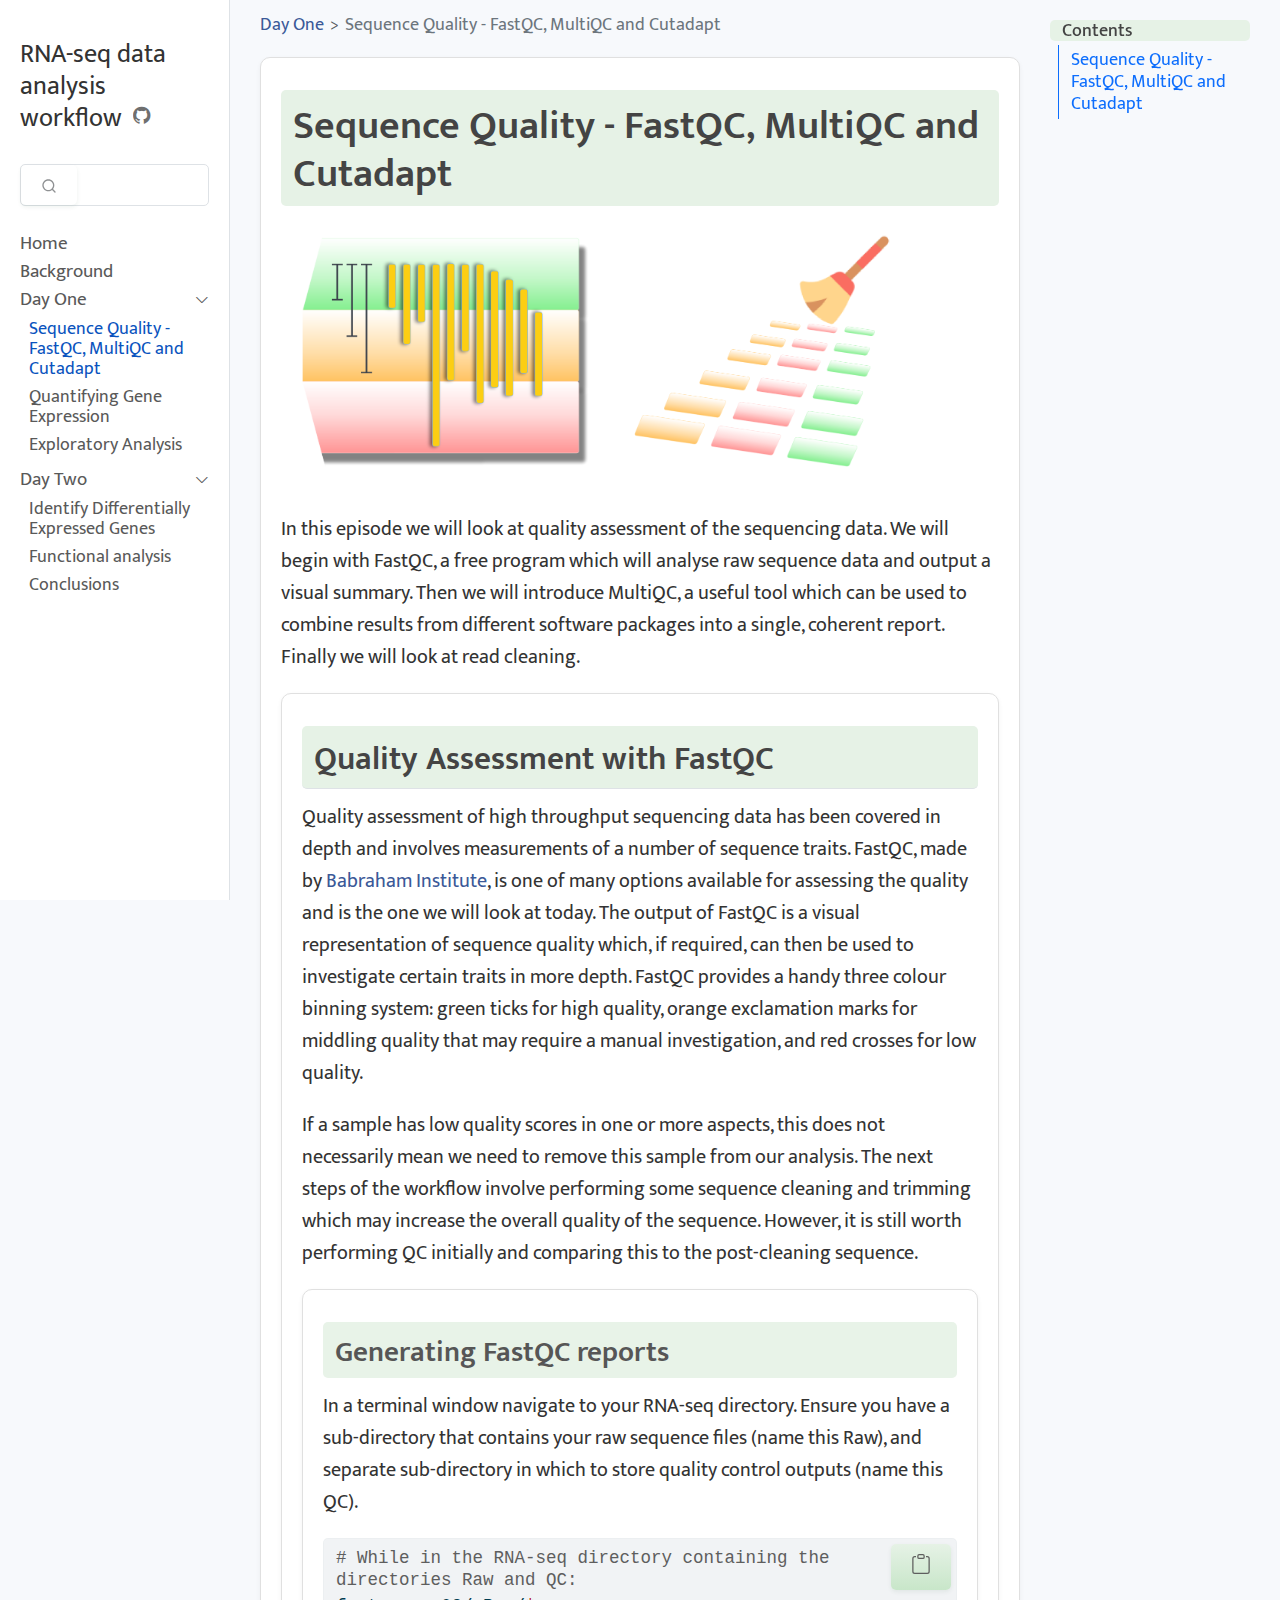
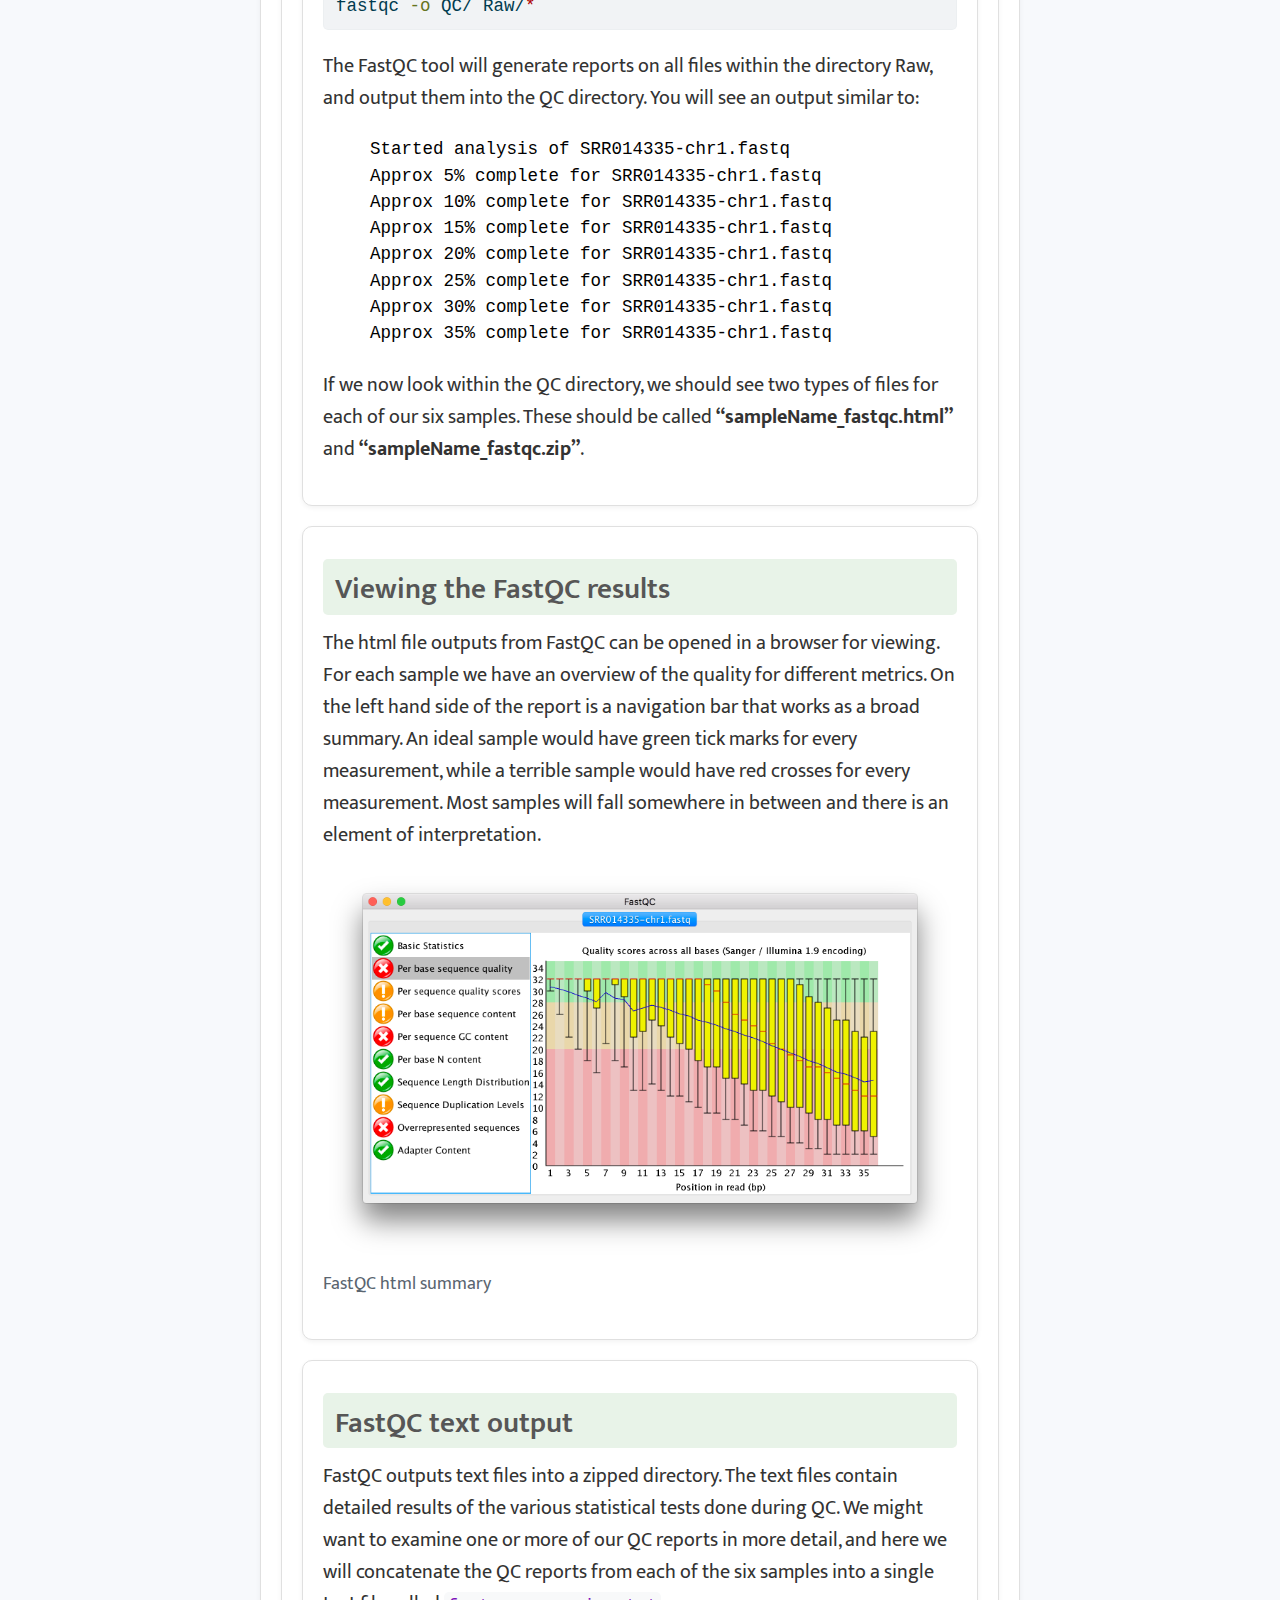
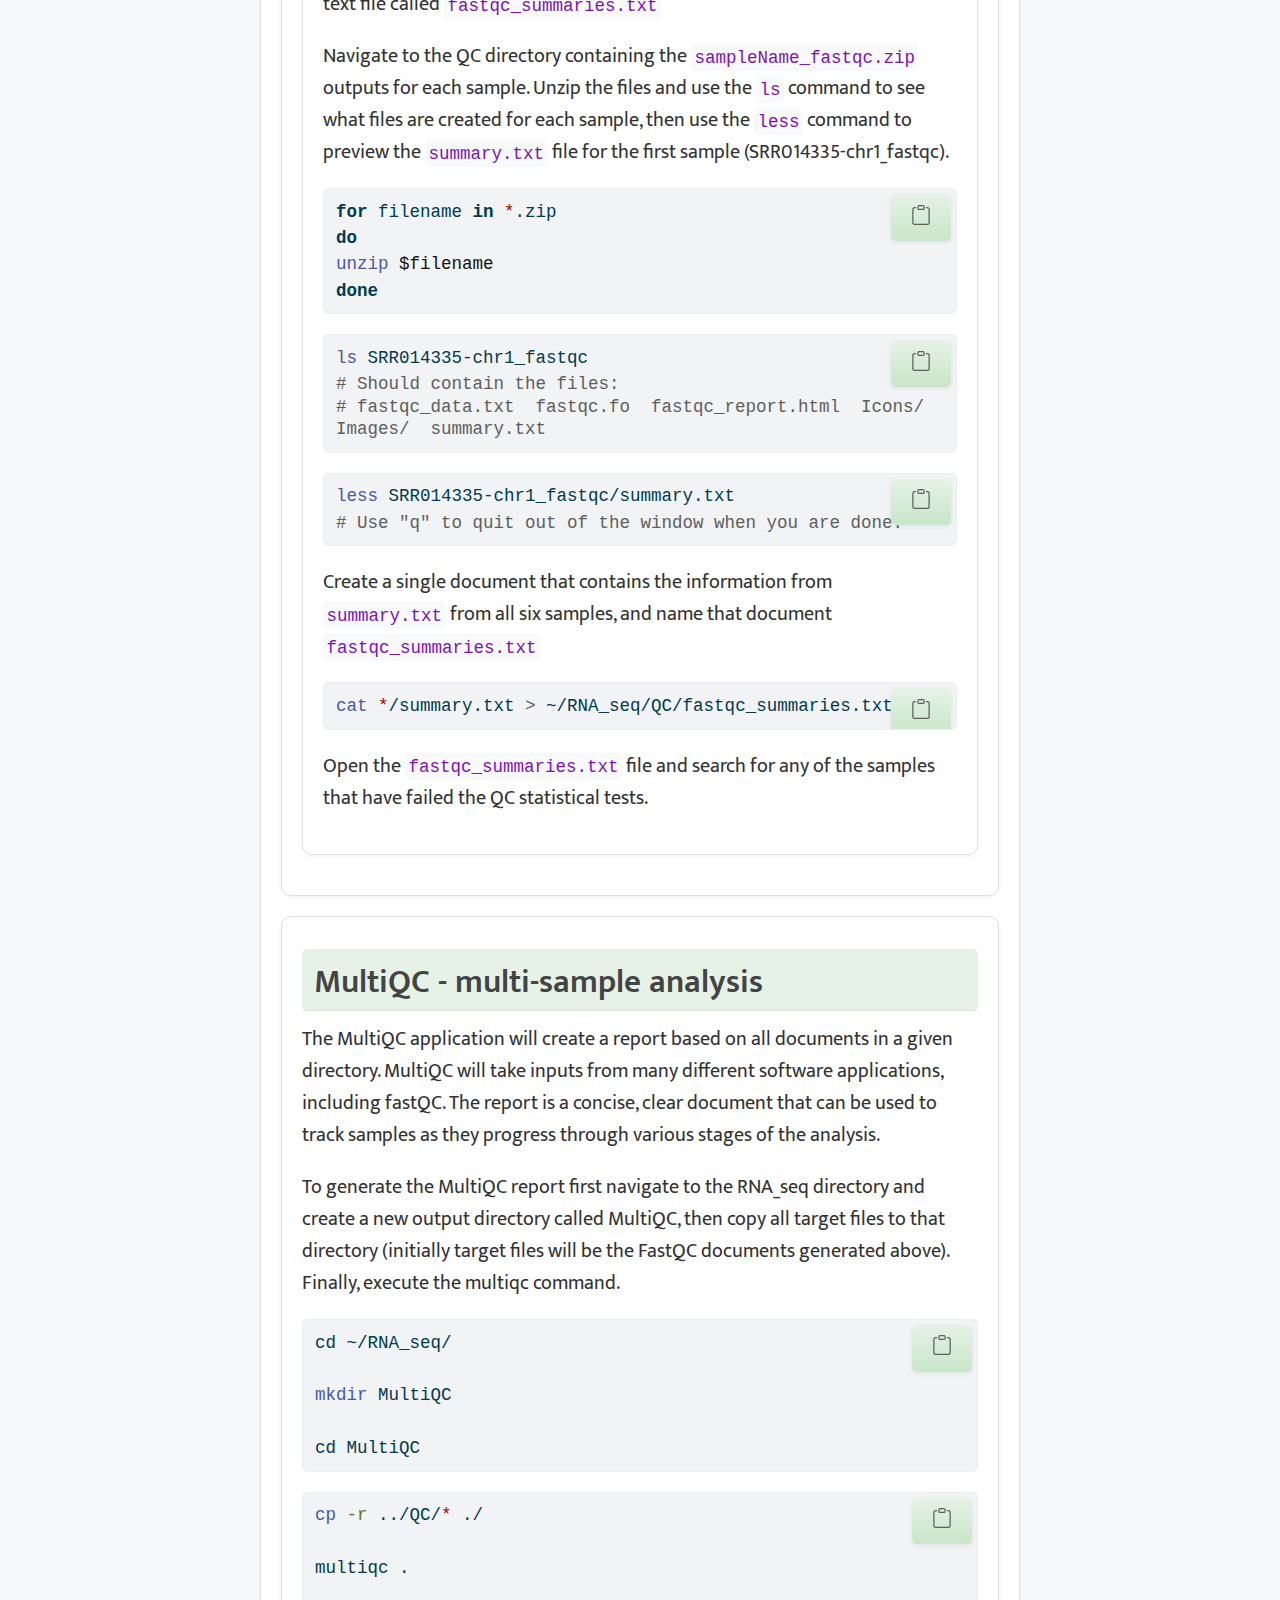
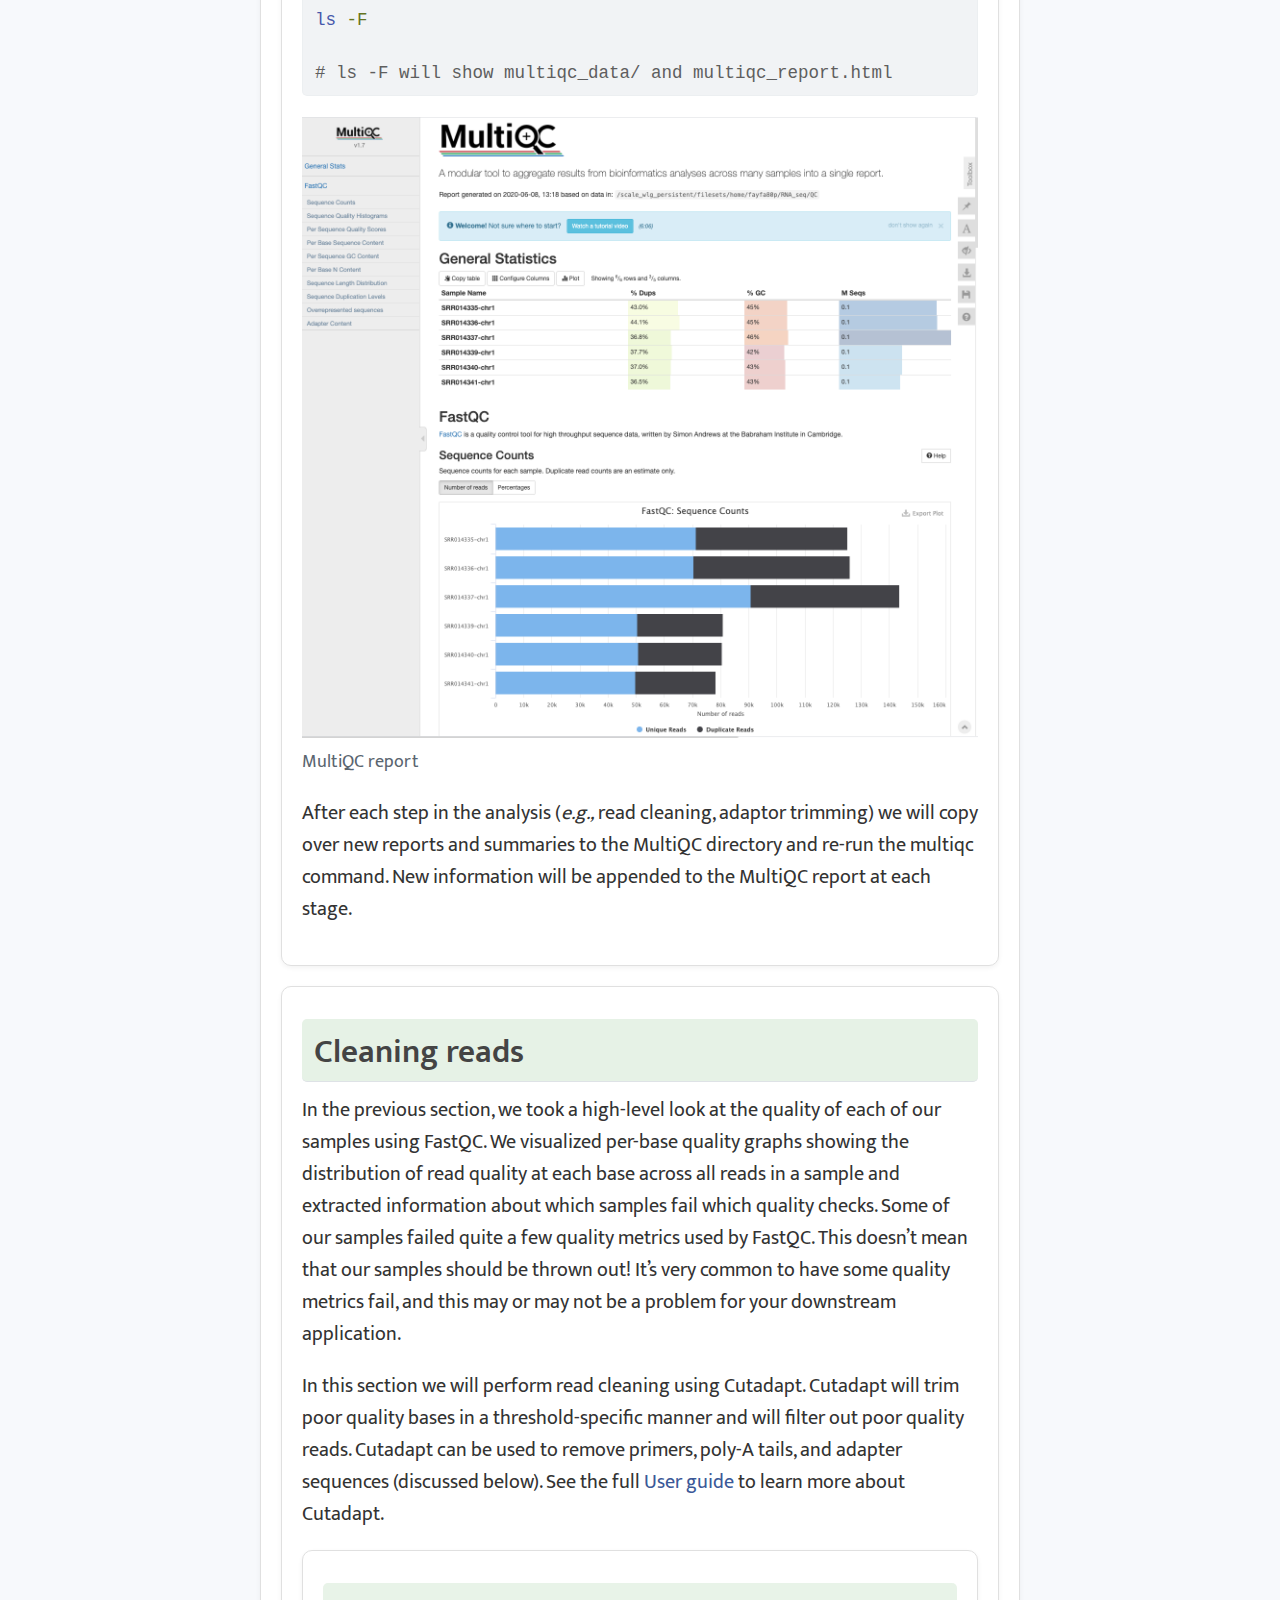
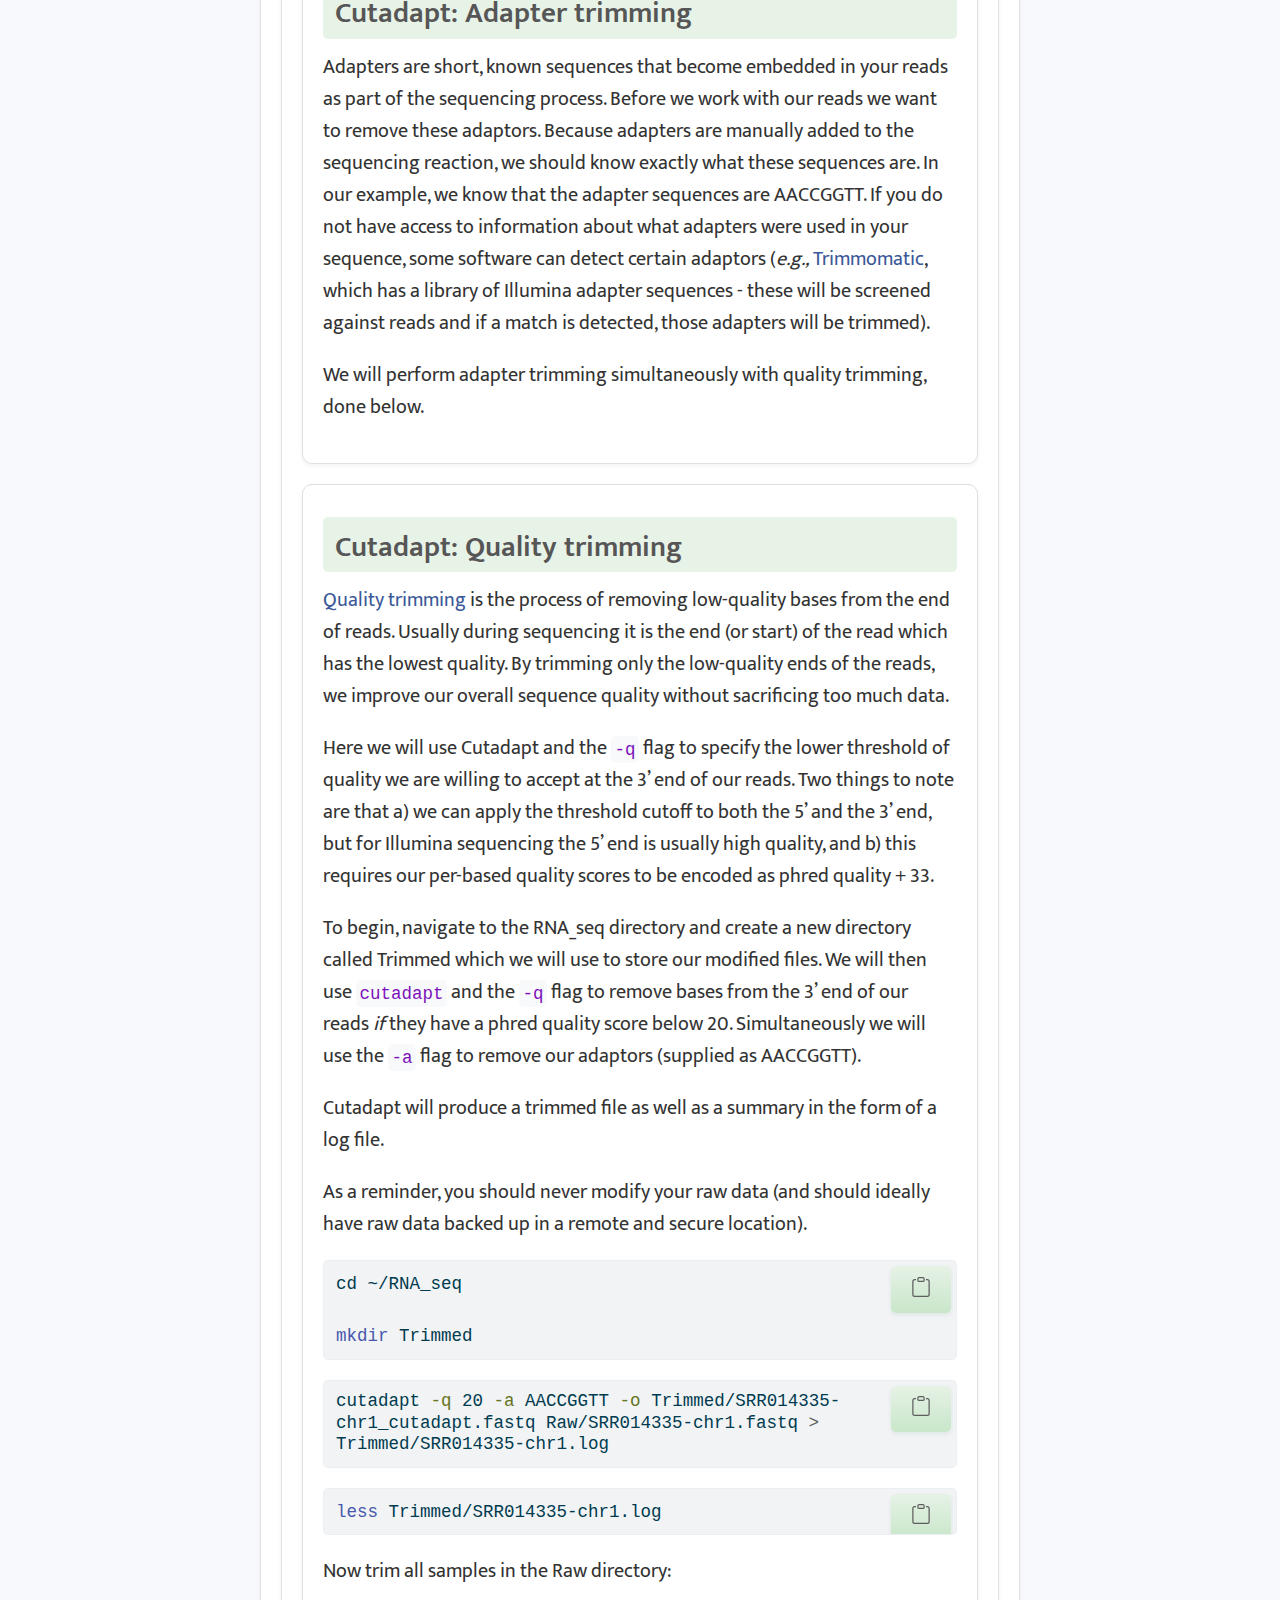
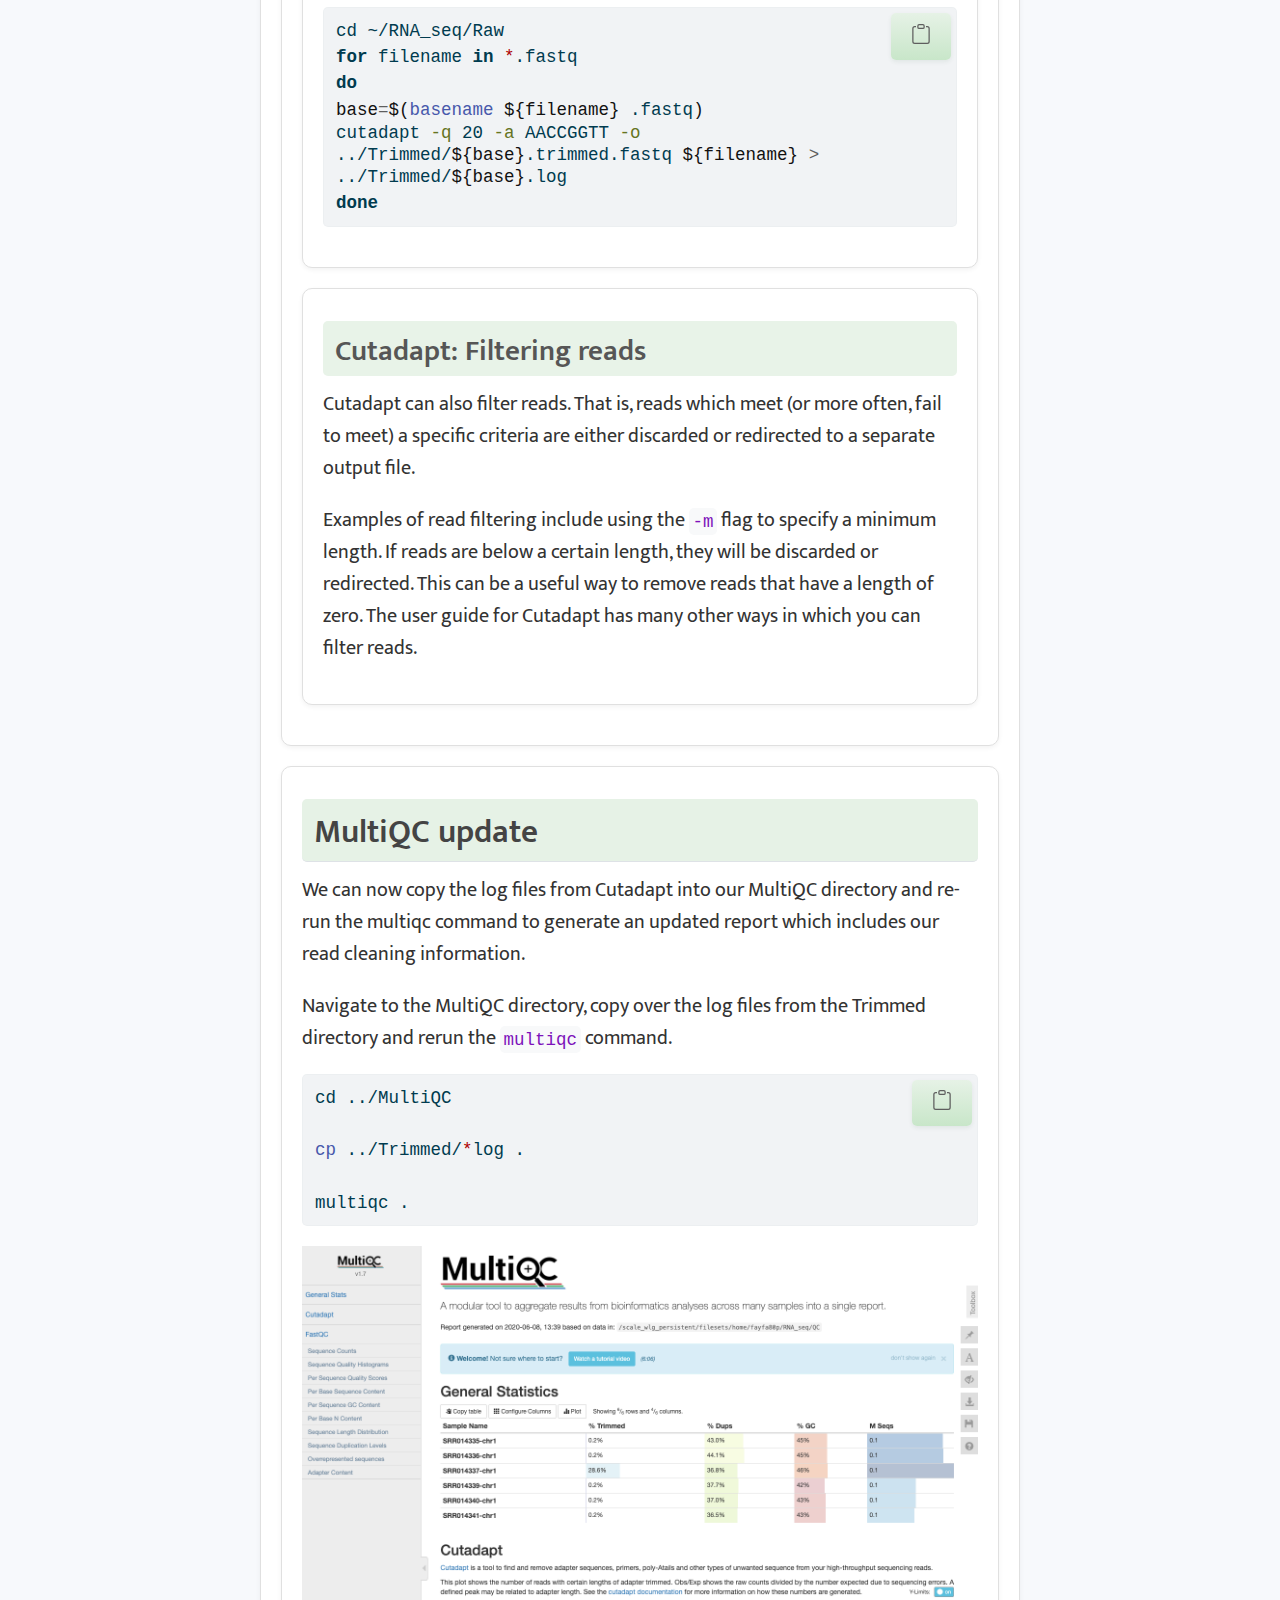
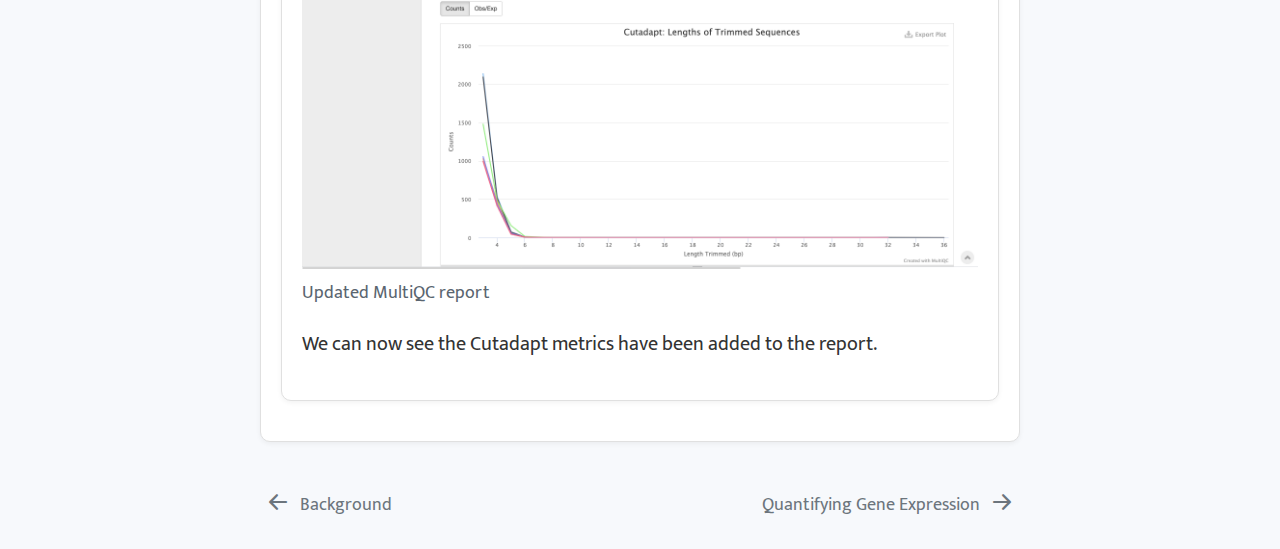
<file: docs/episode_1.html>
<!DOCTYPE html>
<html xmlns="http://www.w3.org/1999/xhtml" lang="en" xml:lang="en"><head>

<meta charset="utf-8">
<meta name="generator" content="quarto-1.7.31">

<meta name="viewport" content="width=device-width, initial-scale=1.0, user-scalable=yes">


<title>episode_1 – RNA-seq data analysis workflow</title>
<style>
code{white-space: pre-wrap;}
span.smallcaps{font-variant: small-caps;}
div.columns{display: flex; gap: min(4vw, 1.5em);}
div.column{flex: auto; overflow-x: auto;}
div.hanging-indent{margin-left: 1.5em; text-indent: -1.5em;}
ul.task-list{list-style: none;}
ul.task-list li input[type="checkbox"] {
  width: 0.8em;
  margin: 0 0.8em 0.2em -1em; /* quarto-specific, see https://github.com/quarto-dev/quarto-cli/issues/4556 */ 
  vertical-align: middle;
}
/* CSS for syntax highlighting */
html { -webkit-text-size-adjust: 100%; }
pre > code.sourceCode { white-space: pre; position: relative; }
pre > code.sourceCode > span { display: inline-block; line-height: 1.25; }
pre > code.sourceCode > span:empty { height: 1.2em; }
.sourceCode { overflow: visible; }
code.sourceCode > span { color: inherit; text-decoration: inherit; }
div.sourceCode { margin: 1em 0; }
pre.sourceCode { margin: 0; }
@media screen {
div.sourceCode { overflow: auto; }
}
@media print {
pre > code.sourceCode { white-space: pre-wrap; }
pre > code.sourceCode > span { text-indent: -5em; padding-left: 5em; }
}
pre.numberSource code
  { counter-reset: source-line 0; }
pre.numberSource code > span
  { position: relative; left: -4em; counter-increment: source-line; }
pre.numberSource code > span > a:first-child::before
  { content: counter(source-line);
    position: relative; left: -1em; text-align: right; vertical-align: baseline;
    border: none; display: inline-block;
    -webkit-touch-callout: none; -webkit-user-select: none;
    -khtml-user-select: none; -moz-user-select: none;
    -ms-user-select: none; user-select: none;
    padding: 0 4px; width: 4em;
  }
pre.numberSource { margin-left: 3em;  padding-left: 4px; }
div.sourceCode
  {   }
@media screen {
pre > code.sourceCode > span > a:first-child::before { text-decoration: underline; }
}
</style>


<script src="site_libs/quarto-nav/quarto-nav.js"></script>
<script src="site_libs/quarto-nav/headroom.min.js"></script>
<script src="site_libs/clipboard/clipboard.min.js"></script>
<script src="site_libs/quarto-search/autocomplete.umd.js"></script>
<script src="site_libs/quarto-search/fuse.min.js"></script>
<script src="site_libs/quarto-search/quarto-search.js"></script>
<meta name="quarto:offset" content="./">
<link href="./episode_2.html" rel="next">
<link href="./background.html" rel="prev">
<link href="./theme_images/GA-image-black-favicon.png" rel="icon" type="image/png">
<script src="site_libs/quarto-html/quarto.js" type="module"></script>
<script src="site_libs/quarto-html/tabsets/tabsets.js" type="module"></script>
<script src="site_libs/quarto-html/popper.min.js"></script>
<script src="site_libs/quarto-html/tippy.umd.min.js"></script>
<script src="site_libs/quarto-html/anchor.min.js"></script>
<link href="site_libs/quarto-html/tippy.css" rel="stylesheet">
<link href="site_libs/quarto-html/quarto-syntax-highlighting-e1a5c8363afafaef2c763b6775fbf3ca.css" rel="stylesheet" id="quarto-text-highlighting-styles">
<script src="site_libs/bootstrap/bootstrap.min.js"></script>
<link href="site_libs/bootstrap/bootstrap-icons.css" rel="stylesheet">
<link href="site_libs/bootstrap/bootstrap-2b26f57d8318b6eba2cd7cd1feee4645.min.css" rel="stylesheet" append-hash="true" id="quarto-bootstrap" data-mode="light">
<script id="quarto-search-options" type="application/json">{
  "location": "sidebar",
  "copy-button": false,
  "collapse-after": 3,
  "panel-placement": "start",
  "type": "textbox",
  "limit": 50,
  "keyboard-shortcut": [
    "f",
    "/",
    "s"
  ],
  "show-item-context": false,
  "language": {
    "search-no-results-text": "No results",
    "search-matching-documents-text": "matching documents",
    "search-copy-link-title": "Copy link to search",
    "search-hide-matches-text": "Hide additional matches",
    "search-more-match-text": "more match in this document",
    "search-more-matches-text": "more matches in this document",
    "search-clear-button-title": "Clear",
    "search-text-placeholder": "",
    "search-detached-cancel-button-title": "Cancel",
    "search-submit-button-title": "Submit",
    "search-label": "Search"
  }
}</script>


<link rel="stylesheet" href="styles.css">
<meta property="og:title" content="– RNA-seq data analysis workflow">
<meta property="og:description" content="">
<meta property="og:image" content="theme_images/qc_image_whiteleftborder.png">
<meta property="og:site_name" content="RNA-seq data analysis workflow">
<meta property="og:image:alt" content="QC">
</head>

<body class="nav-sidebar docked quarto-light">

<div id="quarto-search-results"></div>
  <header id="quarto-header" class="headroom fixed-top">
  <nav class="quarto-secondary-nav">
    <div class="container-fluid d-flex">
      <button type="button" class="quarto-btn-toggle btn" data-bs-toggle="collapse" role="button" data-bs-target=".quarto-sidebar-collapse-item" aria-controls="quarto-sidebar" aria-expanded="false" aria-label="Toggle sidebar navigation" onclick="if (window.quartoToggleHeadroom) { window.quartoToggleHeadroom(); }">
        <i class="bi bi-layout-text-sidebar-reverse"></i>
      </button>
        <nav class="quarto-page-breadcrumbs" aria-label="breadcrumb"><ol class="breadcrumb"><li class="breadcrumb-item"><a href="./episode_1.html">Day One</a></li><li class="breadcrumb-item"><a href="./episode_1.html">Sequence Quality - FastQC, MultiQC and Cutadapt</a></li></ol></nav>
        <a class="flex-grow-1" role="navigation" data-bs-toggle="collapse" data-bs-target=".quarto-sidebar-collapse-item" aria-controls="quarto-sidebar" aria-expanded="false" aria-label="Toggle sidebar navigation" onclick="if (window.quartoToggleHeadroom) { window.quartoToggleHeadroom(); }">      
        </a>
      <button type="button" class="btn quarto-search-button" aria-label="Search" onclick="window.quartoOpenSearch();">
        <i class="bi bi-search"></i>
      </button>
    </div>
  </nav>
</header>
<!-- content -->
<div id="quarto-content" class="quarto-container page-columns page-rows-contents page-layout-article">
<!-- sidebar -->
  <nav id="quarto-sidebar" class="sidebar collapse collapse-horizontal quarto-sidebar-collapse-item sidebar-navigation docked overflow-auto">
    <div class="pt-lg-2 mt-2 text-left sidebar-header">
    <div class="sidebar-title mb-0 py-0">
      <a href="./">RNA-seq data analysis workflow</a> 
        <div class="sidebar-tools-main">
    <a href="https://github.com/GenomicsAotearoa/RNA-seq-data-analysis-workflow" title="Github" class="quarto-navigation-tool px-1" aria-label="Github"><i class="bi bi-github"></i></a>
</div>
    </div>
      </div>
        <div class="mt-2 flex-shrink-0 align-items-center">
        <div class="sidebar-search">
        <div id="quarto-search" class="" title="Search"></div>
        </div>
        </div>
    <div class="sidebar-menu-container"> 
    <ul class="list-unstyled mt-1">
        <li class="sidebar-item">
  <div class="sidebar-item-container"> 
  <a href="./index.html" class="sidebar-item-text sidebar-link">
 <span class="menu-text">Home</span></a>
  </div>
</li>
        <li class="sidebar-item">
  <div class="sidebar-item-container"> 
  <a href="./background.html" class="sidebar-item-text sidebar-link">
 <span class="menu-text">Background</span></a>
  </div>
</li>
        <li class="sidebar-item sidebar-item-section">
      <div class="sidebar-item-container"> 
            <a class="sidebar-item-text sidebar-link text-start" data-bs-toggle="collapse" data-bs-target="#quarto-sidebar-section-1" role="navigation" aria-expanded="true">
 <span class="menu-text">Day One</span></a>
          <a class="sidebar-item-toggle text-start" data-bs-toggle="collapse" data-bs-target="#quarto-sidebar-section-1" role="navigation" aria-expanded="true" aria-label="Toggle section">
            <i class="bi bi-chevron-right ms-2"></i>
          </a> 
      </div>
      <ul id="quarto-sidebar-section-1" class="collapse list-unstyled sidebar-section depth1 show">  
          <li class="sidebar-item">
  <div class="sidebar-item-container"> 
  <a href="./episode_1.html" class="sidebar-item-text sidebar-link active">
 <span class="menu-text">Sequence Quality - FastQC, MultiQC and Cutadapt</span></a>
  </div>
</li>
          <li class="sidebar-item">
  <div class="sidebar-item-container"> 
  <a href="./episode_2.html" class="sidebar-item-text sidebar-link">
 <span class="menu-text">Quantifying Gene Expression</span></a>
  </div>
</li>
          <li class="sidebar-item">
  <div class="sidebar-item-container"> 
  <a href="./episode_3.html" class="sidebar-item-text sidebar-link">
 <span class="menu-text">Exploratory Analysis</span></a>
  </div>
</li>
      </ul>
  </li>
        <li class="sidebar-item sidebar-item-section">
      <div class="sidebar-item-container"> 
            <a class="sidebar-item-text sidebar-link text-start" data-bs-toggle="collapse" data-bs-target="#quarto-sidebar-section-2" role="navigation" aria-expanded="true">
 <span class="menu-text">Day Two</span></a>
          <a class="sidebar-item-toggle text-start" data-bs-toggle="collapse" data-bs-target="#quarto-sidebar-section-2" role="navigation" aria-expanded="true" aria-label="Toggle section">
            <i class="bi bi-chevron-right ms-2"></i>
          </a> 
      </div>
      <ul id="quarto-sidebar-section-2" class="collapse list-unstyled sidebar-section depth1 show">  
          <li class="sidebar-item">
  <div class="sidebar-item-container"> 
  <a href="./episode_4.html" class="sidebar-item-text sidebar-link">
 <span class="menu-text">Identify Differentially Expressed Genes</span></a>
  </div>
</li>
          <li class="sidebar-item">
  <div class="sidebar-item-container"> 
  <a href="./episode_5.html" class="sidebar-item-text sidebar-link">
 <span class="menu-text">Functional analysis</span></a>
  </div>
</li>
          <li class="sidebar-item">
  <div class="sidebar-item-container"> 
  <a href="./episode_6.html" class="sidebar-item-text sidebar-link">
 <span class="menu-text">Conclusions</span></a>
  </div>
</li>
      </ul>
  </li>
    </ul>
    </div>
</nav>
<div id="quarto-sidebar-glass" class="quarto-sidebar-collapse-item" data-bs-toggle="collapse" data-bs-target=".quarto-sidebar-collapse-item"></div>
<!-- margin-sidebar -->
    <div id="quarto-margin-sidebar" class="sidebar margin-sidebar">
        <nav id="TOC" role="doc-toc" class="toc-active">
    <h2 id="toc-title">Contents</h2>
   
  <ul>
  <li><a href="#sequence-quality---fastqc-multiqc-and-cutadapt" id="toc-sequence-quality---fastqc-multiqc-and-cutadapt" class="nav-link active" data-scroll-target="#sequence-quality---fastqc-multiqc-and-cutadapt">Sequence Quality - FastQC, MultiQC and Cutadapt</a>
  <ul class="collapse">
  <li><a href="#quality-assessment-with-fastqc" id="toc-quality-assessment-with-fastqc" class="nav-link" data-scroll-target="#quality-assessment-with-fastqc">Quality Assessment with FastQC</a>
  <ul class="collapse">
  <li><a href="#generating-fastqc-reports" id="toc-generating-fastqc-reports" class="nav-link" data-scroll-target="#generating-fastqc-reports">Generating FastQC reports</a></li>
  <li><a href="#viewing-the-fastqc-results" id="toc-viewing-the-fastqc-results" class="nav-link" data-scroll-target="#viewing-the-fastqc-results">Viewing the FastQC results</a></li>
  <li><a href="#fastqc-text-output" id="toc-fastqc-text-output" class="nav-link" data-scroll-target="#fastqc-text-output">FastQC text output</a></li>
  </ul></li>
  <li><a href="#multiqc---multi-sample-analysis" id="toc-multiqc---multi-sample-analysis" class="nav-link" data-scroll-target="#multiqc---multi-sample-analysis">MultiQC - multi-sample analysis</a></li>
  <li><a href="#cleaning-reads" id="toc-cleaning-reads" class="nav-link" data-scroll-target="#cleaning-reads">Cleaning reads</a>
  <ul class="collapse">
  <li><a href="#cutadapt-adapter-trimming" id="toc-cutadapt-adapter-trimming" class="nav-link" data-scroll-target="#cutadapt-adapter-trimming">Cutadapt: Adapter trimming</a></li>
  <li><a href="#cutadapt-quality-trimming" id="toc-cutadapt-quality-trimming" class="nav-link" data-scroll-target="#cutadapt-quality-trimming">Cutadapt: Quality trimming</a></li>
  <li><a href="#cutadapt-filtering-reads" id="toc-cutadapt-filtering-reads" class="nav-link" data-scroll-target="#cutadapt-filtering-reads">Cutadapt: Filtering reads</a></li>
  </ul></li>
  <li><a href="#multiqc-update" id="toc-multiqc-update" class="nav-link" data-scroll-target="#multiqc-update">MultiQC update</a></li>
  </ul></li>
  </ul>
</nav>
    </div>
<!-- main -->
<main class="content" id="quarto-document-content"><header id="title-block-header" class="quarto-title-block"><nav class="quarto-page-breadcrumbs quarto-title-breadcrumbs d-none d-lg-block" aria-label="breadcrumb"><ol class="breadcrumb"><li class="breadcrumb-item"><a href="./episode_1.html">Day One</a></li><li class="breadcrumb-item"><a href="./episode_1.html">Sequence Quality - FastQC, MultiQC and Cutadapt</a></li></ol></nav></header>




<section id="sequence-quality---fastqc-multiqc-and-cutadapt" class="level1">
<h1>Sequence Quality - FastQC, MultiQC and Cutadapt</h1>
<div style="display: flex; gap: 20px;">
<p><img src="theme_images/qc_image_whiteleftborder.png" alt="QC" style="width:45%"> <img src="theme_images/cleaning_reads.png" alt="Clean reads" style="width:45%"></p>
</div>
<p>In this episode we will look at quality assessment of the sequencing data. We will begin with FastQC, a free program which will analyse raw sequence data and output a visual summary. Then we will introduce MultiQC, a useful tool which can be used to combine results from different software packages into a single, coherent report. Finally we will look at read cleaning.</p>
<section id="quality-assessment-with-fastqc" class="level2">
<h2 class="anchored" data-anchor-id="quality-assessment-with-fastqc">Quality Assessment with FastQC</h2>
<p>Quality assessment of high throughput sequencing data has been covered in depth and involves measurements of a number of sequence traits. FastQC, made by <a href="https://www.bioinformatics.babraham.ac.uk/projects/fastqc/">Babraham Institute</a>, is one of many options available for assessing the quality and is the one we will look at today. The output of FastQC is a visual representation of sequence quality which, if required, can then be used to investigate certain traits in more depth. FastQC provides a handy three colour binning system: green ticks for high quality, orange exclamation marks for middling quality that may require a manual investigation, and red crosses for low quality.</p>
<p>If a sample has low quality scores in one or more aspects, this does not necessarily mean we need to remove this sample from our analysis. The next steps of the workflow involve performing some sequence cleaning and trimming which may increase the overall quality of the sequence. However, it is still worth performing QC initially and comparing this to the post-cleaning sequence.</p>
<section id="generating-fastqc-reports" class="level3">
<h3 class="anchored" data-anchor-id="generating-fastqc-reports">Generating FastQC reports</h3>
<p>In a terminal window navigate to your RNA-seq directory. Ensure you have a sub-directory that contains your raw sequence files (name this Raw), and separate sub-directory in which to store quality control outputs (name this QC).</p>
<div class="sourceCode" id="cb1"><pre class="sourceCode bash code-with-copy"><code class="sourceCode bash"><span id="cb1-1"><a href="#cb1-1" aria-hidden="true" tabindex="-1"></a><span class="co"># While in the RNA-seq directory containing the directories Raw and QC:</span></span>
<span id="cb1-2"><a href="#cb1-2" aria-hidden="true" tabindex="-1"></a><span class="ex">fastqc</span> <span class="at">-o</span> QC/ Raw/<span class="pp">*</span></span></code><button title="Copy to Clipboard" class="code-copy-button"><i class="bi"></i></button></pre></div>
<p>The FastQC tool will generate reports on all files within the directory Raw, and output them into the QC directory. You will see an output similar to:</p>
<pre><code>    Started analysis of SRR014335-chr1.fastq
    Approx 5% complete for SRR014335-chr1.fastq
    Approx 10% complete for SRR014335-chr1.fastq
    Approx 15% complete for SRR014335-chr1.fastq
    Approx 20% complete for SRR014335-chr1.fastq
    Approx 25% complete for SRR014335-chr1.fastq
    Approx 30% complete for SRR014335-chr1.fastq
    Approx 35% complete for SRR014335-chr1.fastq</code></pre>
<p>If we now look within the QC directory, we should see two types of files for each of our six samples. These should be called <strong>“sampleName_fastqc.html”</strong> and <strong>“sampleName_fastqc.zip”</strong>.</p>
</section>
<section id="viewing-the-fastqc-results" class="level3">
<h3 class="anchored" data-anchor-id="viewing-the-fastqc-results">Viewing the FastQC results</h3>
<p>The html file outputs from FastQC can be opened in a browser for viewing. For each sample we have an overview of the quality for different metrics. On the left hand side of the report is a navigation bar that works as a broad summary. An ideal sample would have green tick marks for every measurement, while a terrible sample would have red crosses for every measurement. Most samples will fall somewhere in between and there is an element of interpretation.</p>
<div class="quarto-figure quarto-figure-center">
<figure class="figure">
<p><img src="images/fastQC_htmlView.png" class="img-fluid figure-img"></p>
<figcaption>FastQC html summary</figcaption>
</figure>
</div>
</section>
<section id="fastqc-text-output" class="level3">
<h3 class="anchored" data-anchor-id="fastqc-text-output">FastQC text output</h3>
<p>FastQC outputs text files into a zipped directory. The text files contain detailed results of the various statistical tests done during QC. We might want to examine one or more of our QC reports in more detail, and here we will concatenate the QC reports from each of the six samples into a single text file called <code>fastqc_summaries.txt</code></p>
<p>Navigate to the QC directory containing the <code>sampleName_fastqc.zip</code> outputs for each sample. Unzip the files and use the <code>ls</code> command to see what files are created for each sample, then use the <code>less</code> command to preview the <code>summary.txt</code> file for the first sample (SRR014335-chr1_fastqc).</p>
<div class="sourceCode" id="cb3"><pre class="sourceCode bash code-with-copy"><code class="sourceCode bash"><span id="cb3-1"><a href="#cb3-1" aria-hidden="true" tabindex="-1"></a><span class="cf">for</span> filename <span class="kw">in</span> <span class="pp">*</span>.zip</span>
<span id="cb3-2"><a href="#cb3-2" aria-hidden="true" tabindex="-1"></a><span class="cf">do</span></span>
<span id="cb3-3"><a href="#cb3-3" aria-hidden="true" tabindex="-1"></a><span class="fu">unzip</span> <span class="va">$filename</span></span>
<span id="cb3-4"><a href="#cb3-4" aria-hidden="true" tabindex="-1"></a><span class="cf">done</span></span></code><button title="Copy to Clipboard" class="code-copy-button"><i class="bi"></i></button></pre></div>
<div class="sourceCode" id="cb4"><pre class="sourceCode bash code-with-copy"><code class="sourceCode bash"><span id="cb4-1"><a href="#cb4-1" aria-hidden="true" tabindex="-1"></a><span class="fu">ls</span> SRR014335-chr1_fastqc</span>
<span id="cb4-2"><a href="#cb4-2" aria-hidden="true" tabindex="-1"></a><span class="co"># Should contain the files:</span></span>
<span id="cb4-3"><a href="#cb4-3" aria-hidden="true" tabindex="-1"></a><span class="co"># fastqc_data.txt  fastqc.fo  fastqc_report.html  Icons/  Images/  summary.txt</span></span></code><button title="Copy to Clipboard" class="code-copy-button"><i class="bi"></i></button></pre></div>
<div class="sourceCode" id="cb5"><pre class="sourceCode bash code-with-copy"><code class="sourceCode bash"><span id="cb5-1"><a href="#cb5-1" aria-hidden="true" tabindex="-1"></a><span class="fu">less</span> SRR014335-chr1_fastqc/summary.txt</span>
<span id="cb5-2"><a href="#cb5-2" aria-hidden="true" tabindex="-1"></a><span class="co"># Use "q" to quit out of the window when you are done. </span></span></code><button title="Copy to Clipboard" class="code-copy-button"><i class="bi"></i></button></pre></div>
<p>Create a single document that contains the information from <code>summary.txt</code> from all six samples, and name that document <code>fastqc_summaries.txt</code></p>
<div class="sourceCode" id="cb6"><pre class="sourceCode bash code-with-copy"><code class="sourceCode bash"><span id="cb6-1"><a href="#cb6-1" aria-hidden="true" tabindex="-1"></a><span class="fu">cat</span> <span class="pp">*</span>/summary.txt <span class="op">&gt;</span> ~/RNA_seq/QC/fastqc_summaries.txt</span></code><button title="Copy to Clipboard" class="code-copy-button"><i class="bi"></i></button></pre></div>
<p>Open the <code>fastqc_summaries.txt</code> file and search for any of the samples that have failed the QC statistical tests.</p>
</section>
</section>
<section id="multiqc---multi-sample-analysis" class="level2">
<h2 class="anchored" data-anchor-id="multiqc---multi-sample-analysis">MultiQC - multi-sample analysis</h2>
<p>The MultiQC application will create a report based on all documents in a given directory. MultiQC will take inputs from many different software applications, including fastQC. The report is a concise, clear document that can be used to track samples as they progress through various stages of the analysis.</p>
<p>To generate the MultiQC report first navigate to the RNA_seq directory and create a new output directory called MultiQC, then copy all target files to that directory (initially target files will be the FastQC documents generated above). Finally, execute the multiqc command.</p>
<div class="sourceCode" id="cb7"><pre class="sourceCode bash code-with-copy"><code class="sourceCode bash"><span id="cb7-1"><a href="#cb7-1" aria-hidden="true" tabindex="-1"></a><span class="bu">cd</span> ~/RNA_seq/</span>
<span id="cb7-2"><a href="#cb7-2" aria-hidden="true" tabindex="-1"></a></span>
<span id="cb7-3"><a href="#cb7-3" aria-hidden="true" tabindex="-1"></a><span class="fu">mkdir</span> MultiQC</span>
<span id="cb7-4"><a href="#cb7-4" aria-hidden="true" tabindex="-1"></a></span>
<span id="cb7-5"><a href="#cb7-5" aria-hidden="true" tabindex="-1"></a><span class="bu">cd</span> MultiQC</span></code><button title="Copy to Clipboard" class="code-copy-button"><i class="bi"></i></button></pre></div>
<div class="sourceCode" id="cb8"><pre class="sourceCode bash code-with-copy"><code class="sourceCode bash"><span id="cb8-1"><a href="#cb8-1" aria-hidden="true" tabindex="-1"></a><span class="fu">cp</span> <span class="at">-r</span> ../QC/<span class="pp">*</span> ./</span>
<span id="cb8-2"><a href="#cb8-2" aria-hidden="true" tabindex="-1"></a></span>
<span id="cb8-3"><a href="#cb8-3" aria-hidden="true" tabindex="-1"></a><span class="ex">multiqc</span> .</span>
<span id="cb8-4"><a href="#cb8-4" aria-hidden="true" tabindex="-1"></a></span>
<span id="cb8-5"><a href="#cb8-5" aria-hidden="true" tabindex="-1"></a><span class="fu">ls</span> <span class="at">-F</span></span>
<span id="cb8-6"><a href="#cb8-6" aria-hidden="true" tabindex="-1"></a></span>
<span id="cb8-7"><a href="#cb8-7" aria-hidden="true" tabindex="-1"></a><span class="co"># ls -F will show multiqc_data/ and multiqc_report.html</span></span></code><button title="Copy to Clipboard" class="code-copy-button"><i class="bi"></i></button></pre></div>
<div class="quarto-figure quarto-figure-center">
<figure class="figure">
<p><img src="images/MQC1.png" class="img-fluid figure-img"></p>
<figcaption>MultiQC report</figcaption>
</figure>
</div>
<p>After each step in the analysis (<em>e.g.,</em> read cleaning, adaptor trimming) we will copy over new reports and summaries to the MultiQC directory and re-run the multiqc command. New information will be appended to the MultiQC report at each stage.</p>
</section>
<section id="cleaning-reads" class="level2">
<h2 class="anchored" data-anchor-id="cleaning-reads">Cleaning reads</h2>
<p>In the previous section, we took a high-level look at the quality of each of our samples using FastQC. We visualized per-base quality graphs showing the distribution of read quality at each base across all reads in a sample and extracted information about which samples fail which quality checks. Some of our samples failed quite a few quality metrics used by FastQC. This doesn’t mean that our samples should be thrown out! It’s very common to have some quality metrics fail, and this may or may not be a problem for your downstream application.</p>
<p>In this section we will perform read cleaning using Cutadapt. Cutadapt will trim poor quality bases in a threshold-specific manner and will filter out poor quality reads. Cutadapt can be used to remove primers, poly-A tails, and adapter sequences (discussed below). See the full <a href="https://cutadapt.readthedocs.io/en/stable/guide.html">User guide</a> to learn more about Cutadapt.</p>
<section id="cutadapt-adapter-trimming" class="level3">
<h3 class="anchored" data-anchor-id="cutadapt-adapter-trimming">Cutadapt: Adapter trimming</h3>
<p>Adapters are short, known sequences that become embedded in your reads as part of the sequencing process. Before we work with our reads we want to remove these adaptors. Because adapters are manually added to the sequencing reaction, we should know exactly what these sequences are. In our example, we know that the adapter sequences are AACCGGTT. If you do not have access to information about what adapters were used in your sequence, some software can detect certain adaptors (<em>e.g.,</em> <a href="http://www.usadellab.org/cms/?page=trimmomatic">Trimmomatic</a>, which has a library of Illumina adapter sequences - these will be screened against reads and if a match is detected, those adapters will be trimmed).</p>
<p>We will perform adapter trimming simultaneously with quality trimming, done below.</p>
</section>
<section id="cutadapt-quality-trimming" class="level3">
<h3 class="anchored" data-anchor-id="cutadapt-quality-trimming">Cutadapt: Quality trimming</h3>
<p><a href="https://cutadapt.readthedocs.io/en/stable/guide.html#quality-trimming">Quality trimming</a> is the process of removing low-quality bases from the end of reads. Usually during sequencing it is the end (or start) of the read which has the lowest quality. By trimming only the low-quality ends of the reads, we improve our overall sequence quality without sacrificing too much data.</p>
<p>Here we will use Cutadapt and the <code>-q</code> flag to specify the lower threshold of quality we are willing to accept at the 3’ end of our reads. Two things to note are that a) we can apply the threshold cutoff to both the 5’ and the 3’ end, but for Illumina sequencing the 5’ end is usually high quality, and b) this requires our per-based quality scores to be encoded as phred quality + 33.</p>
<p>To begin, navigate to the RNA_seq directory and create a new directory called Trimmed which we will use to store our modified files. We will then use <code>cutadapt</code> and the <code>-q</code> flag to remove bases from the 3’ end of our reads <em>if</em> they have a phred quality score below 20. Simultaneously we will use the <code>-a</code> flag to remove our adaptors (supplied as AACCGGTT).</p>
<p>Cutadapt will produce a trimmed file as well as a summary in the form of a log file.</p>
<p>As a reminder, you should never modify your raw data (and should ideally have raw data backed up in a remote and secure location).</p>
<div class="sourceCode" id="cb9"><pre class="sourceCode bash code-with-copy"><code class="sourceCode bash"><span id="cb9-1"><a href="#cb9-1" aria-hidden="true" tabindex="-1"></a><span class="bu">cd</span> ~/RNA_seq</span>
<span id="cb9-2"><a href="#cb9-2" aria-hidden="true" tabindex="-1"></a></span>
<span id="cb9-3"><a href="#cb9-3" aria-hidden="true" tabindex="-1"></a><span class="fu">mkdir</span> Trimmed</span></code><button title="Copy to Clipboard" class="code-copy-button"><i class="bi"></i></button></pre></div>
<div class="sourceCode" id="cb10"><pre class="sourceCode bash code-with-copy"><code class="sourceCode bash"><span id="cb10-1"><a href="#cb10-1" aria-hidden="true" tabindex="-1"></a><span class="ex">cutadapt</span> <span class="at">-q</span> 20 <span class="at">-a</span> AACCGGTT <span class="at">-o</span> Trimmed/SRR014335-chr1_cutadapt.fastq Raw/SRR014335-chr1.fastq <span class="op">&gt;</span> Trimmed/SRR014335-chr1.log</span></code><button title="Copy to Clipboard" class="code-copy-button"><i class="bi"></i></button></pre></div>
<div class="sourceCode" id="cb11"><pre class="sourceCode bash code-with-copy"><code class="sourceCode bash"><span id="cb11-1"><a href="#cb11-1" aria-hidden="true" tabindex="-1"></a><span class="fu">less</span> Trimmed/SRR014335-chr1.log</span></code><button title="Copy to Clipboard" class="code-copy-button"><i class="bi"></i></button></pre></div>
<p>Now trim all samples in the Raw directory:</p>
<div class="sourceCode" id="cb12"><pre class="sourceCode bash code-with-copy"><code class="sourceCode bash"><span id="cb12-1"><a href="#cb12-1" aria-hidden="true" tabindex="-1"></a><span class="bu">cd</span> ~/RNA_seq/Raw</span>
<span id="cb12-2"><a href="#cb12-2" aria-hidden="true" tabindex="-1"></a><span class="cf">for</span> filename <span class="kw">in</span> <span class="pp">*</span>.fastq</span>
<span id="cb12-3"><a href="#cb12-3" aria-hidden="true" tabindex="-1"></a><span class="cf">do</span> </span>
<span id="cb12-4"><a href="#cb12-4" aria-hidden="true" tabindex="-1"></a><span class="va">base</span><span class="op">=</span><span class="va">$(</span><span class="fu">basename</span> <span class="va">${filename}</span> .fastq<span class="va">)</span></span>
<span id="cb12-5"><a href="#cb12-5" aria-hidden="true" tabindex="-1"></a><span class="ex">cutadapt</span> <span class="at">-q</span> 20 <span class="at">-a</span> AACCGGTT <span class="at">-o</span> ../Trimmed/<span class="va">${base}</span>.trimmed.fastq <span class="va">${filename}</span> <span class="op">&gt;</span> ../Trimmed/<span class="va">${base}</span>.log</span>
<span id="cb12-6"><a href="#cb12-6" aria-hidden="true" tabindex="-1"></a><span class="cf">done</span></span></code><button title="Copy to Clipboard" class="code-copy-button"><i class="bi"></i></button></pre></div>
</section>
<section id="cutadapt-filtering-reads" class="level3">
<h3 class="anchored" data-anchor-id="cutadapt-filtering-reads">Cutadapt: Filtering reads</h3>
<p>Cutadapt can also filter reads. That is, reads which meet (or more often, fail to meet) a specific criteria are either discarded or redirected to a separate output file.</p>
<p>Examples of read filtering include using the <code>-m</code> flag to specify a minimum length. If reads are below a certain length, they will be discarded or redirected. This can be a useful way to remove reads that have a length of zero. The user guide for Cutadapt has many other ways in which you can filter reads.</p>
</section>
</section>
<section id="multiqc-update" class="level2">
<h2 class="anchored" data-anchor-id="multiqc-update">MultiQC update</h2>
<p>We can now copy the log files from Cutadapt into our MultiQC directory and re-run the multiqc command to generate an updated report which includes our read cleaning information.</p>
<p>Navigate to the MultiQC directory, copy over the log files from the Trimmed directory and rerun the <code>multiqc</code> command.</p>
<div class="sourceCode" id="cb13"><pre class="sourceCode bash code-with-copy"><code class="sourceCode bash"><span id="cb13-1"><a href="#cb13-1" aria-hidden="true" tabindex="-1"></a><span class="bu">cd</span> ../MultiQC</span>
<span id="cb13-2"><a href="#cb13-2" aria-hidden="true" tabindex="-1"></a></span>
<span id="cb13-3"><a href="#cb13-3" aria-hidden="true" tabindex="-1"></a><span class="fu">cp</span> ../Trimmed/<span class="pp">*</span>log .</span>
<span id="cb13-4"><a href="#cb13-4" aria-hidden="true" tabindex="-1"></a></span>
<span id="cb13-5"><a href="#cb13-5" aria-hidden="true" tabindex="-1"></a><span class="ex">multiqc</span> .</span></code><button title="Copy to Clipboard" class="code-copy-button"><i class="bi"></i></button></pre></div>
<div class="quarto-figure quarto-figure-center">
<figure class="figure">
<p><img src="images/MQC2.png" class="img-fluid figure-img"></p>
<figcaption>Updated MultiQC report</figcaption>
</figure>
</div>
<p>We can now see the Cutadapt metrics have been added to the report.</p>


</section>
</section>

</main> <!-- /main -->
<script id="quarto-html-after-body" type="application/javascript">
  window.document.addEventListener("DOMContentLoaded", function (event) {
    const icon = "";
    const anchorJS = new window.AnchorJS();
    anchorJS.options = {
      placement: 'right',
      icon: icon
    };
    anchorJS.add('.anchored');
    const isCodeAnnotation = (el) => {
      for (const clz of el.classList) {
        if (clz.startsWith('code-annotation-')) {                     
          return true;
        }
      }
      return false;
    }
    const onCopySuccess = function(e) {
      // button target
      const button = e.trigger;
      // don't keep focus
      button.blur();
      // flash "checked"
      button.classList.add('code-copy-button-checked');
      var currentTitle = button.getAttribute("title");
      button.setAttribute("title", "Copied!");
      let tooltip;
      if (window.bootstrap) {
        button.setAttribute("data-bs-toggle", "tooltip");
        button.setAttribute("data-bs-placement", "left");
        button.setAttribute("data-bs-title", "Copied!");
        tooltip = new bootstrap.Tooltip(button, 
          { trigger: "manual", 
            customClass: "code-copy-button-tooltip",
            offset: [0, -8]});
        tooltip.show();    
      }
      setTimeout(function() {
        if (tooltip) {
          tooltip.hide();
          button.removeAttribute("data-bs-title");
          button.removeAttribute("data-bs-toggle");
          button.removeAttribute("data-bs-placement");
        }
        button.setAttribute("title", currentTitle);
        button.classList.remove('code-copy-button-checked');
      }, 1000);
      // clear code selection
      e.clearSelection();
    }
    const getTextToCopy = function(trigger) {
        const codeEl = trigger.previousElementSibling.cloneNode(true);
        for (const childEl of codeEl.children) {
          if (isCodeAnnotation(childEl)) {
            childEl.remove();
          }
        }
        return codeEl.innerText;
    }
    const clipboard = new window.ClipboardJS('.code-copy-button:not([data-in-quarto-modal])', {
      text: getTextToCopy
    });
    clipboard.on('success', onCopySuccess);
    if (window.document.getElementById('quarto-embedded-source-code-modal')) {
      const clipboardModal = new window.ClipboardJS('.code-copy-button[data-in-quarto-modal]', {
        text: getTextToCopy,
        container: window.document.getElementById('quarto-embedded-source-code-modal')
      });
      clipboardModal.on('success', onCopySuccess);
    }
      var localhostRegex = new RegExp(/^(?:http|https):\/\/localhost\:?[0-9]*\//);
      var mailtoRegex = new RegExp(/^mailto:/);
        var filterRegex = new RegExp('/' + window.location.host + '/');
      var isInternal = (href) => {
          return filterRegex.test(href) || localhostRegex.test(href) || mailtoRegex.test(href);
      }
      // Inspect non-navigation links and adorn them if external
     var links = window.document.querySelectorAll('a[href]:not(.nav-link):not(.navbar-brand):not(.toc-action):not(.sidebar-link):not(.sidebar-item-toggle):not(.pagination-link):not(.no-external):not([aria-hidden]):not(.dropdown-item):not(.quarto-navigation-tool):not(.about-link)');
      for (var i=0; i<links.length; i++) {
        const link = links[i];
        if (!isInternal(link.href)) {
          // undo the damage that might have been done by quarto-nav.js in the case of
          // links that we want to consider external
          if (link.dataset.originalHref !== undefined) {
            link.href = link.dataset.originalHref;
          }
        }
      }
    function tippyHover(el, contentFn, onTriggerFn, onUntriggerFn) {
      const config = {
        allowHTML: true,
        maxWidth: 500,
        delay: 100,
        arrow: false,
        appendTo: function(el) {
            return el.parentElement;
        },
        interactive: true,
        interactiveBorder: 10,
        theme: 'quarto',
        placement: 'bottom-start',
      };
      if (contentFn) {
        config.content = contentFn;
      }
      if (onTriggerFn) {
        config.onTrigger = onTriggerFn;
      }
      if (onUntriggerFn) {
        config.onUntrigger = onUntriggerFn;
      }
      window.tippy(el, config); 
    }
    const noterefs = window.document.querySelectorAll('a[role="doc-noteref"]');
    for (var i=0; i<noterefs.length; i++) {
      const ref = noterefs[i];
      tippyHover(ref, function() {
        // use id or data attribute instead here
        let href = ref.getAttribute('data-footnote-href') || ref.getAttribute('href');
        try { href = new URL(href).hash; } catch {}
        const id = href.replace(/^#\/?/, "");
        const note = window.document.getElementById(id);
        if (note) {
          return note.innerHTML;
        } else {
          return "";
        }
      });
    }
    const xrefs = window.document.querySelectorAll('a.quarto-xref');
    const processXRef = (id, note) => {
      // Strip column container classes
      const stripColumnClz = (el) => {
        el.classList.remove("page-full", "page-columns");
        if (el.children) {
          for (const child of el.children) {
            stripColumnClz(child);
          }
        }
      }
      stripColumnClz(note)
      if (id === null || id.startsWith('sec-')) {
        // Special case sections, only their first couple elements
        const container = document.createElement("div");
        if (note.children && note.children.length > 2) {
          container.appendChild(note.children[0].cloneNode(true));
          for (let i = 1; i < note.children.length; i++) {
            const child = note.children[i];
            if (child.tagName === "P" && child.innerText === "") {
              continue;
            } else {
              container.appendChild(child.cloneNode(true));
              break;
            }
          }
          if (window.Quarto?.typesetMath) {
            window.Quarto.typesetMath(container);
          }
          return container.innerHTML
        } else {
          if (window.Quarto?.typesetMath) {
            window.Quarto.typesetMath(note);
          }
          return note.innerHTML;
        }
      } else {
        // Remove any anchor links if they are present
        const anchorLink = note.querySelector('a.anchorjs-link');
        if (anchorLink) {
          anchorLink.remove();
        }
        if (window.Quarto?.typesetMath) {
          window.Quarto.typesetMath(note);
        }
        if (note.classList.contains("callout")) {
          return note.outerHTML;
        } else {
          return note.innerHTML;
        }
      }
    }
    for (var i=0; i<xrefs.length; i++) {
      const xref = xrefs[i];
      tippyHover(xref, undefined, function(instance) {
        instance.disable();
        let url = xref.getAttribute('href');
        let hash = undefined; 
        if (url.startsWith('#')) {
          hash = url;
        } else {
          try { hash = new URL(url).hash; } catch {}
        }
        if (hash) {
          const id = hash.replace(/^#\/?/, "");
          const note = window.document.getElementById(id);
          if (note !== null) {
            try {
              const html = processXRef(id, note.cloneNode(true));
              instance.setContent(html);
            } finally {
              instance.enable();
              instance.show();
            }
          } else {
            // See if we can fetch this
            fetch(url.split('#')[0])
            .then(res => res.text())
            .then(html => {
              const parser = new DOMParser();
              const htmlDoc = parser.parseFromString(html, "text/html");
              const note = htmlDoc.getElementById(id);
              if (note !== null) {
                const html = processXRef(id, note);
                instance.setContent(html);
              } 
            }).finally(() => {
              instance.enable();
              instance.show();
            });
          }
        } else {
          // See if we can fetch a full url (with no hash to target)
          // This is a special case and we should probably do some content thinning / targeting
          fetch(url)
          .then(res => res.text())
          .then(html => {
            const parser = new DOMParser();
            const htmlDoc = parser.parseFromString(html, "text/html");
            const note = htmlDoc.querySelector('main.content');
            if (note !== null) {
              // This should only happen for chapter cross references
              // (since there is no id in the URL)
              // remove the first header
              if (note.children.length > 0 && note.children[0].tagName === "HEADER") {
                note.children[0].remove();
              }
              const html = processXRef(null, note);
              instance.setContent(html);
            } 
          }).finally(() => {
            instance.enable();
            instance.show();
          });
        }
      }, function(instance) {
      });
    }
        let selectedAnnoteEl;
        const selectorForAnnotation = ( cell, annotation) => {
          let cellAttr = 'data-code-cell="' + cell + '"';
          let lineAttr = 'data-code-annotation="' +  annotation + '"';
          const selector = 'span[' + cellAttr + '][' + lineAttr + ']';
          return selector;
        }
        const selectCodeLines = (annoteEl) => {
          const doc = window.document;
          const targetCell = annoteEl.getAttribute("data-target-cell");
          const targetAnnotation = annoteEl.getAttribute("data-target-annotation");
          const annoteSpan = window.document.querySelector(selectorForAnnotation(targetCell, targetAnnotation));
          const lines = annoteSpan.getAttribute("data-code-lines").split(",");
          const lineIds = lines.map((line) => {
            return targetCell + "-" + line;
          })
          let top = null;
          let height = null;
          let parent = null;
          if (lineIds.length > 0) {
              //compute the position of the single el (top and bottom and make a div)
              const el = window.document.getElementById(lineIds[0]);
              top = el.offsetTop;
              height = el.offsetHeight;
              parent = el.parentElement.parentElement;
            if (lineIds.length > 1) {
              const lastEl = window.document.getElementById(lineIds[lineIds.length - 1]);
              const bottom = lastEl.offsetTop + lastEl.offsetHeight;
              height = bottom - top;
            }
            if (top !== null && height !== null && parent !== null) {
              // cook up a div (if necessary) and position it 
              let div = window.document.getElementById("code-annotation-line-highlight");
              if (div === null) {
                div = window.document.createElement("div");
                div.setAttribute("id", "code-annotation-line-highlight");
                div.style.position = 'absolute';
                parent.appendChild(div);
              }
              div.style.top = top - 2 + "px";
              div.style.height = height + 4 + "px";
              div.style.left = 0;
              let gutterDiv = window.document.getElementById("code-annotation-line-highlight-gutter");
              if (gutterDiv === null) {
                gutterDiv = window.document.createElement("div");
                gutterDiv.setAttribute("id", "code-annotation-line-highlight-gutter");
                gutterDiv.style.position = 'absolute';
                const codeCell = window.document.getElementById(targetCell);
                const gutter = codeCell.querySelector('.code-annotation-gutter');
                gutter.appendChild(gutterDiv);
              }
              gutterDiv.style.top = top - 2 + "px";
              gutterDiv.style.height = height + 4 + "px";
            }
            selectedAnnoteEl = annoteEl;
          }
        };
        const unselectCodeLines = () => {
          const elementsIds = ["code-annotation-line-highlight", "code-annotation-line-highlight-gutter"];
          elementsIds.forEach((elId) => {
            const div = window.document.getElementById(elId);
            if (div) {
              div.remove();
            }
          });
          selectedAnnoteEl = undefined;
        };
          // Handle positioning of the toggle
      window.addEventListener(
        "resize",
        throttle(() => {
          elRect = undefined;
          if (selectedAnnoteEl) {
            selectCodeLines(selectedAnnoteEl);
          }
        }, 10)
      );
      function throttle(fn, ms) {
      let throttle = false;
      let timer;
        return (...args) => {
          if(!throttle) { // first call gets through
              fn.apply(this, args);
              throttle = true;
          } else { // all the others get throttled
              if(timer) clearTimeout(timer); // cancel #2
              timer = setTimeout(() => {
                fn.apply(this, args);
                timer = throttle = false;
              }, ms);
          }
        };
      }
        // Attach click handler to the DT
        const annoteDls = window.document.querySelectorAll('dt[data-target-cell]');
        for (const annoteDlNode of annoteDls) {
          annoteDlNode.addEventListener('click', (event) => {
            const clickedEl = event.target;
            if (clickedEl !== selectedAnnoteEl) {
              unselectCodeLines();
              const activeEl = window.document.querySelector('dt[data-target-cell].code-annotation-active');
              if (activeEl) {
                activeEl.classList.remove('code-annotation-active');
              }
              selectCodeLines(clickedEl);
              clickedEl.classList.add('code-annotation-active');
            } else {
              // Unselect the line
              unselectCodeLines();
              clickedEl.classList.remove('code-annotation-active');
            }
          });
        }
    const findCites = (el) => {
      const parentEl = el.parentElement;
      if (parentEl) {
        const cites = parentEl.dataset.cites;
        if (cites) {
          return {
            el,
            cites: cites.split(' ')
          };
        } else {
          return findCites(el.parentElement)
        }
      } else {
        return undefined;
      }
    };
    var bibliorefs = window.document.querySelectorAll('a[role="doc-biblioref"]');
    for (var i=0; i<bibliorefs.length; i++) {
      const ref = bibliorefs[i];
      const citeInfo = findCites(ref);
      if (citeInfo) {
        tippyHover(citeInfo.el, function() {
          var popup = window.document.createElement('div');
          citeInfo.cites.forEach(function(cite) {
            var citeDiv = window.document.createElement('div');
            citeDiv.classList.add('hanging-indent');
            citeDiv.classList.add('csl-entry');
            var biblioDiv = window.document.getElementById('ref-' + cite);
            if (biblioDiv) {
              citeDiv.innerHTML = biblioDiv.innerHTML;
            }
            popup.appendChild(citeDiv);
          });
          return popup.innerHTML;
        });
      }
    }
  });
  </script>
<nav class="page-navigation">
  <div class="nav-page nav-page-previous">
      <a href="./background.html" class="pagination-link" aria-label="Background">
        <i class="bi bi-arrow-left-short"></i> <span class="nav-page-text">Background</span>
      </a>          
  </div>
  <div class="nav-page nav-page-next">
      <a href="./episode_2.html" class="pagination-link" aria-label="Quantifying Gene Expression">
        <span class="nav-page-text">Quantifying Gene Expression</span> <i class="bi bi-arrow-right-short"></i>
      </a>
  </div>
</nav>
</div> <!-- /content -->




</body></html>
</file>
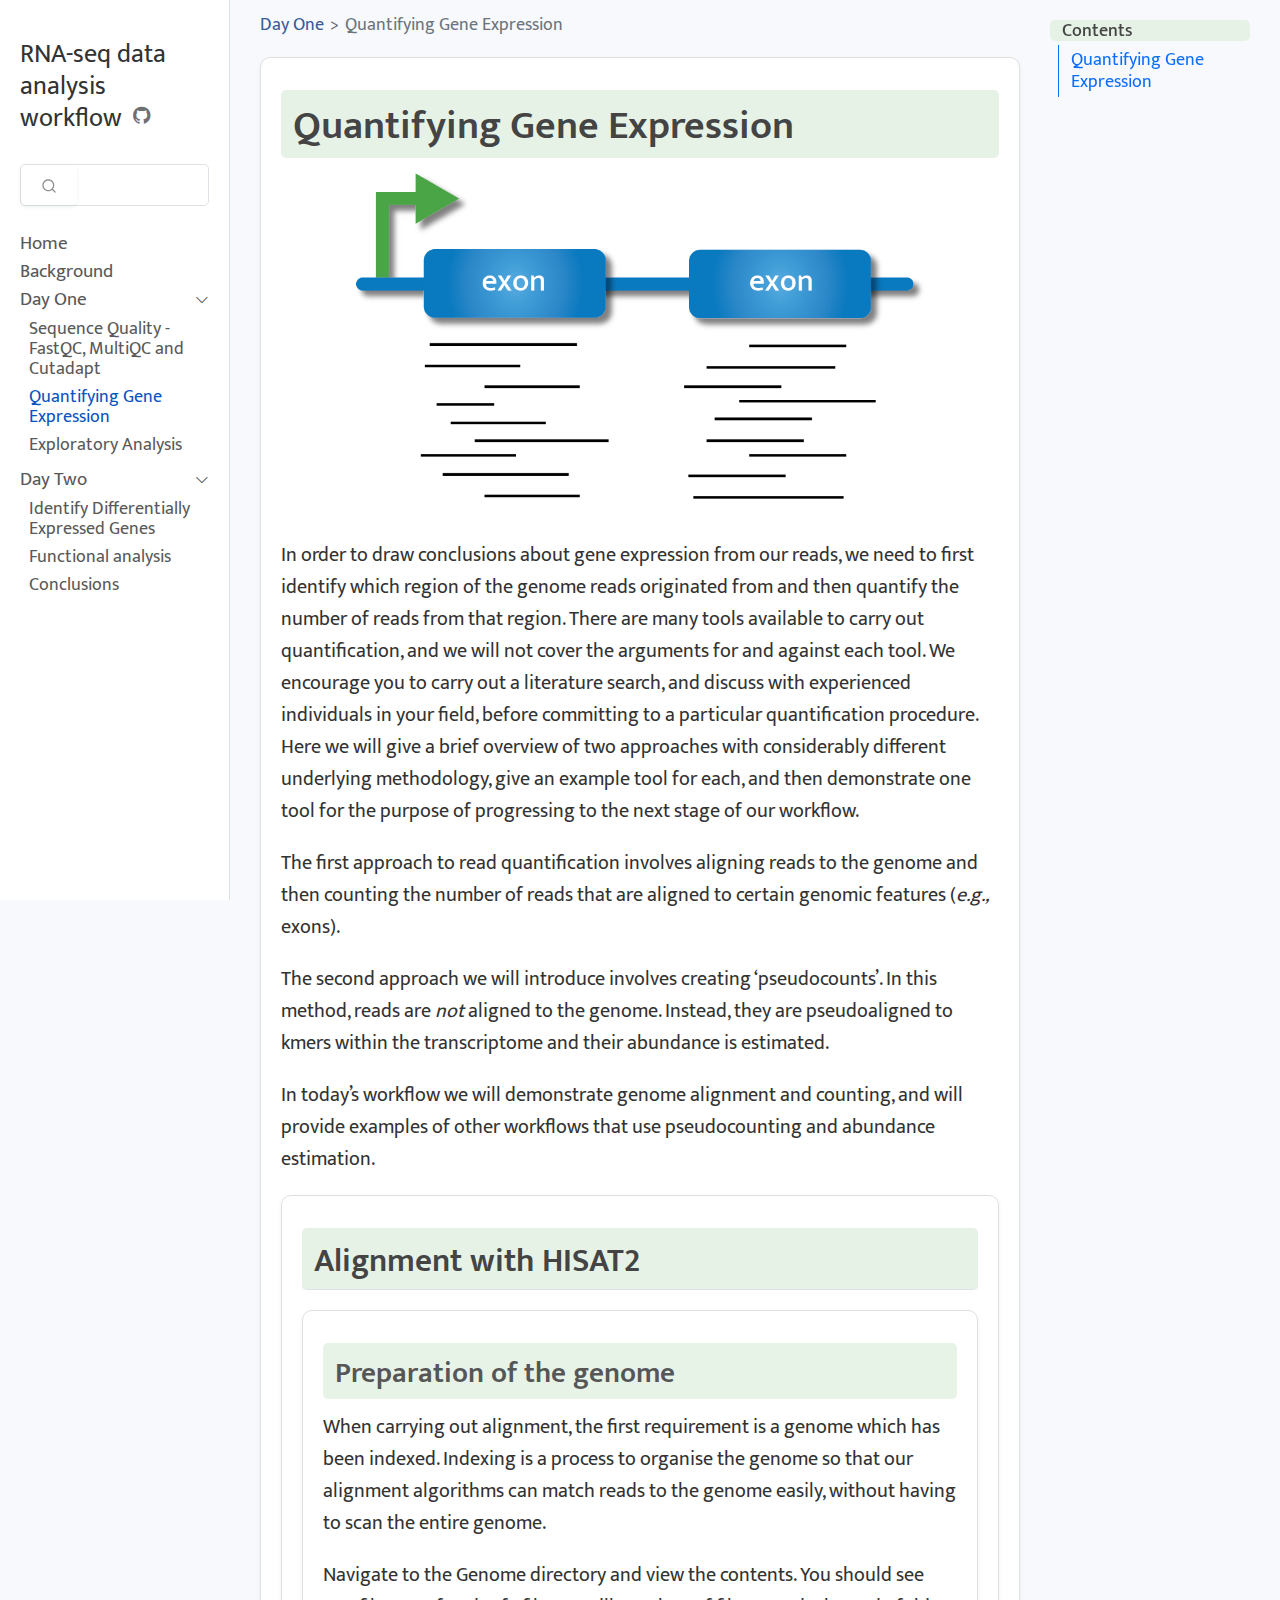
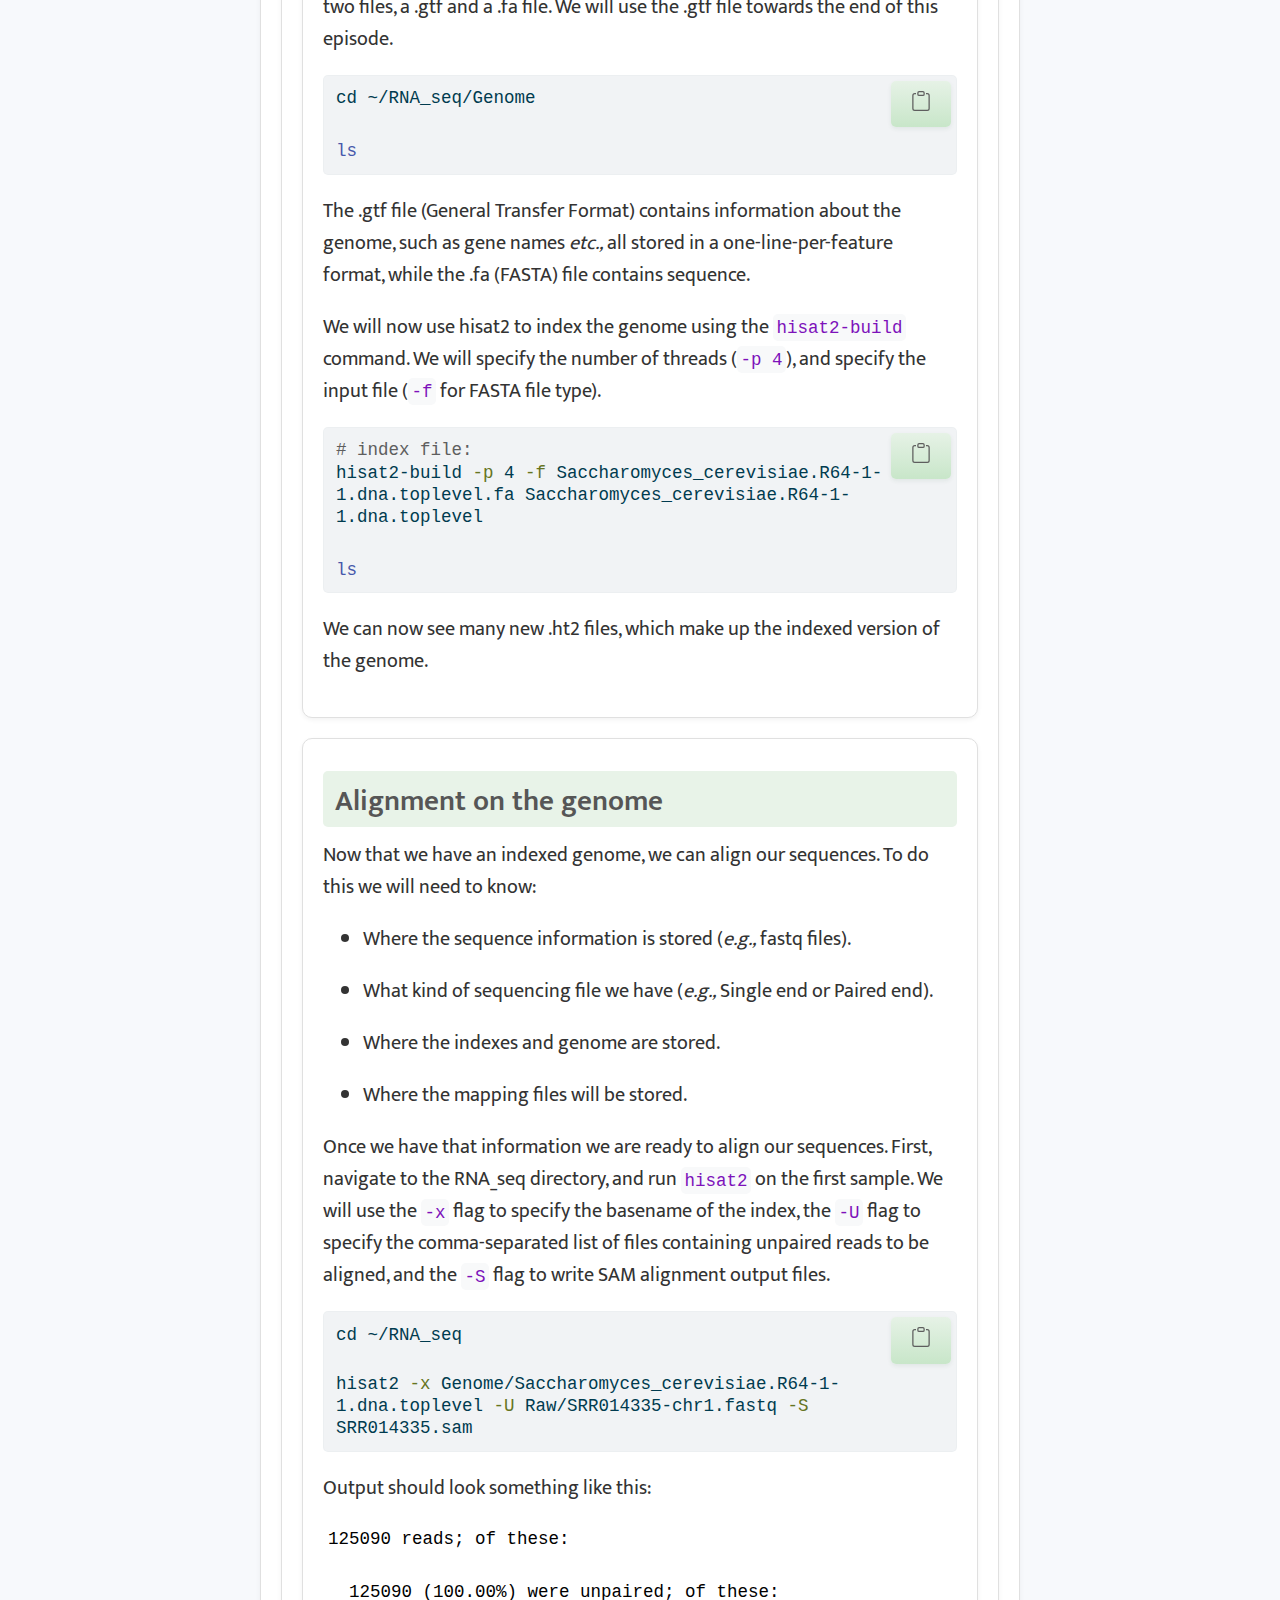
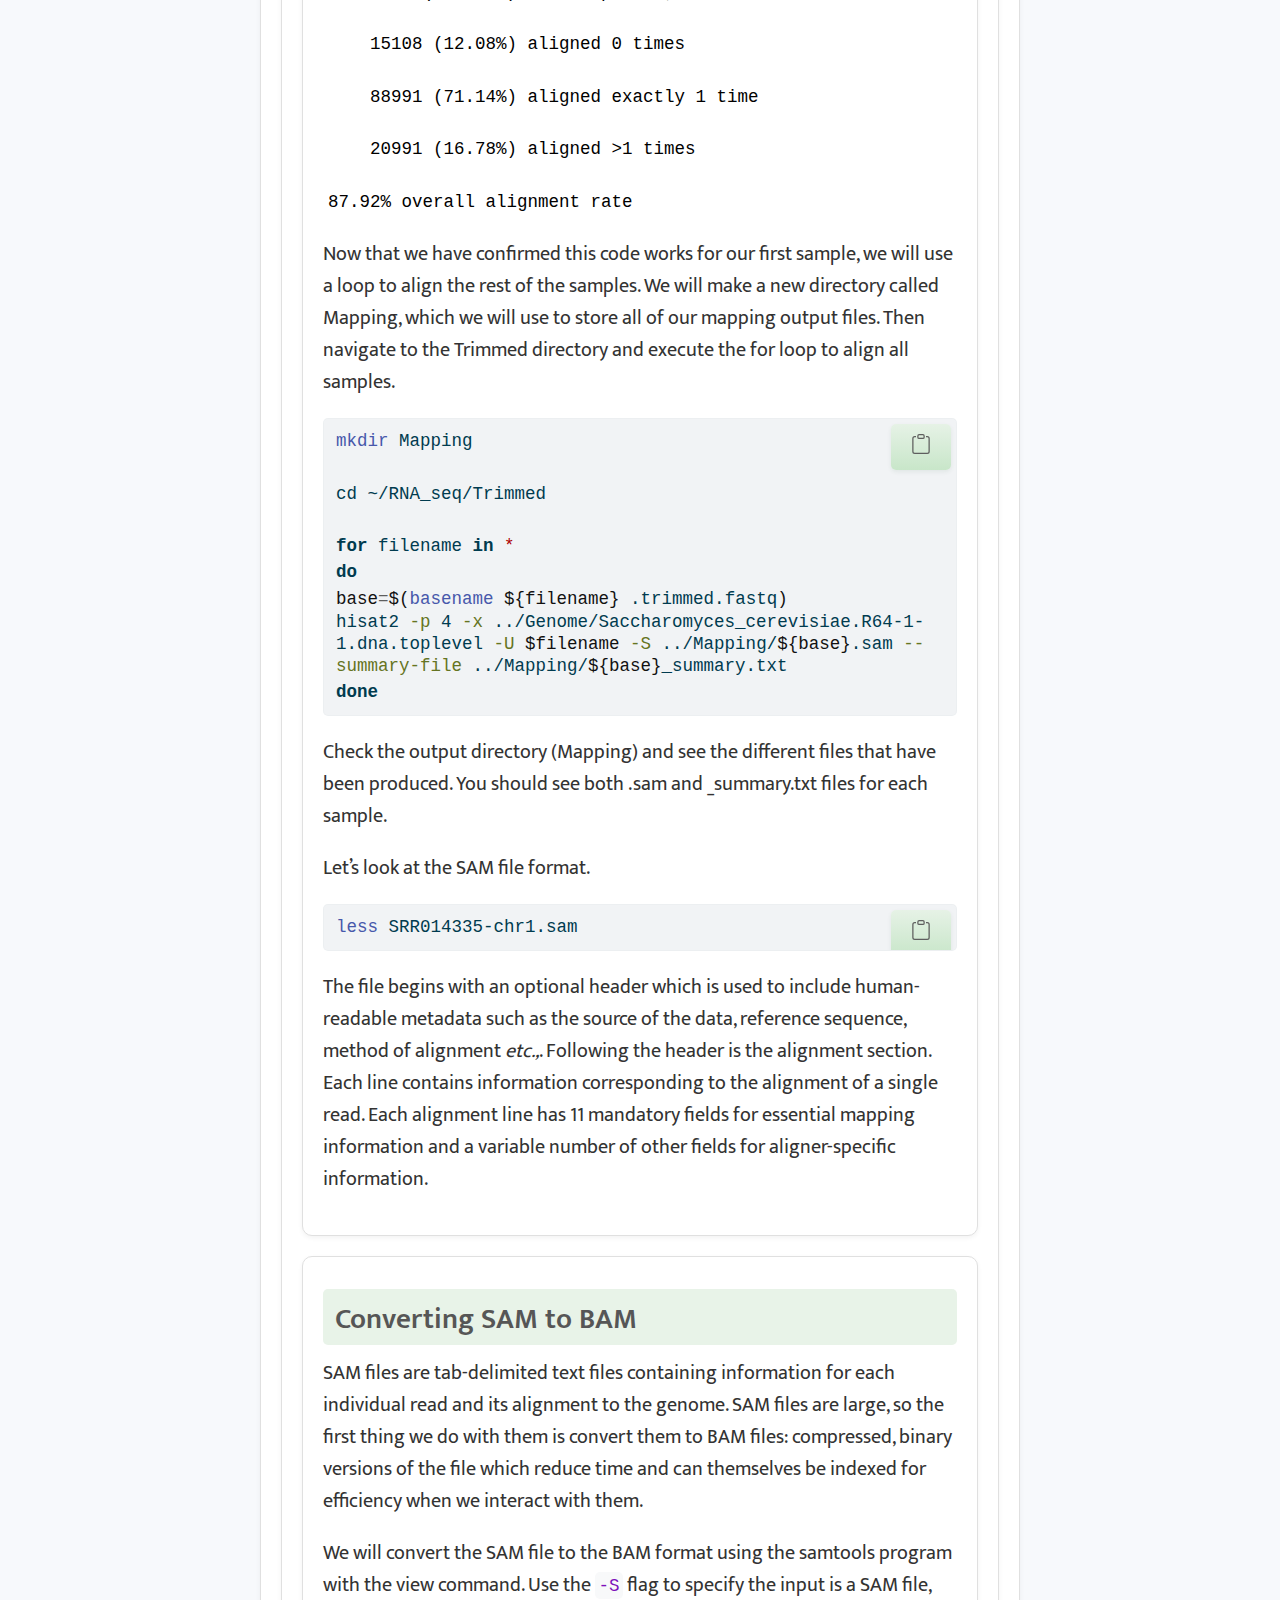
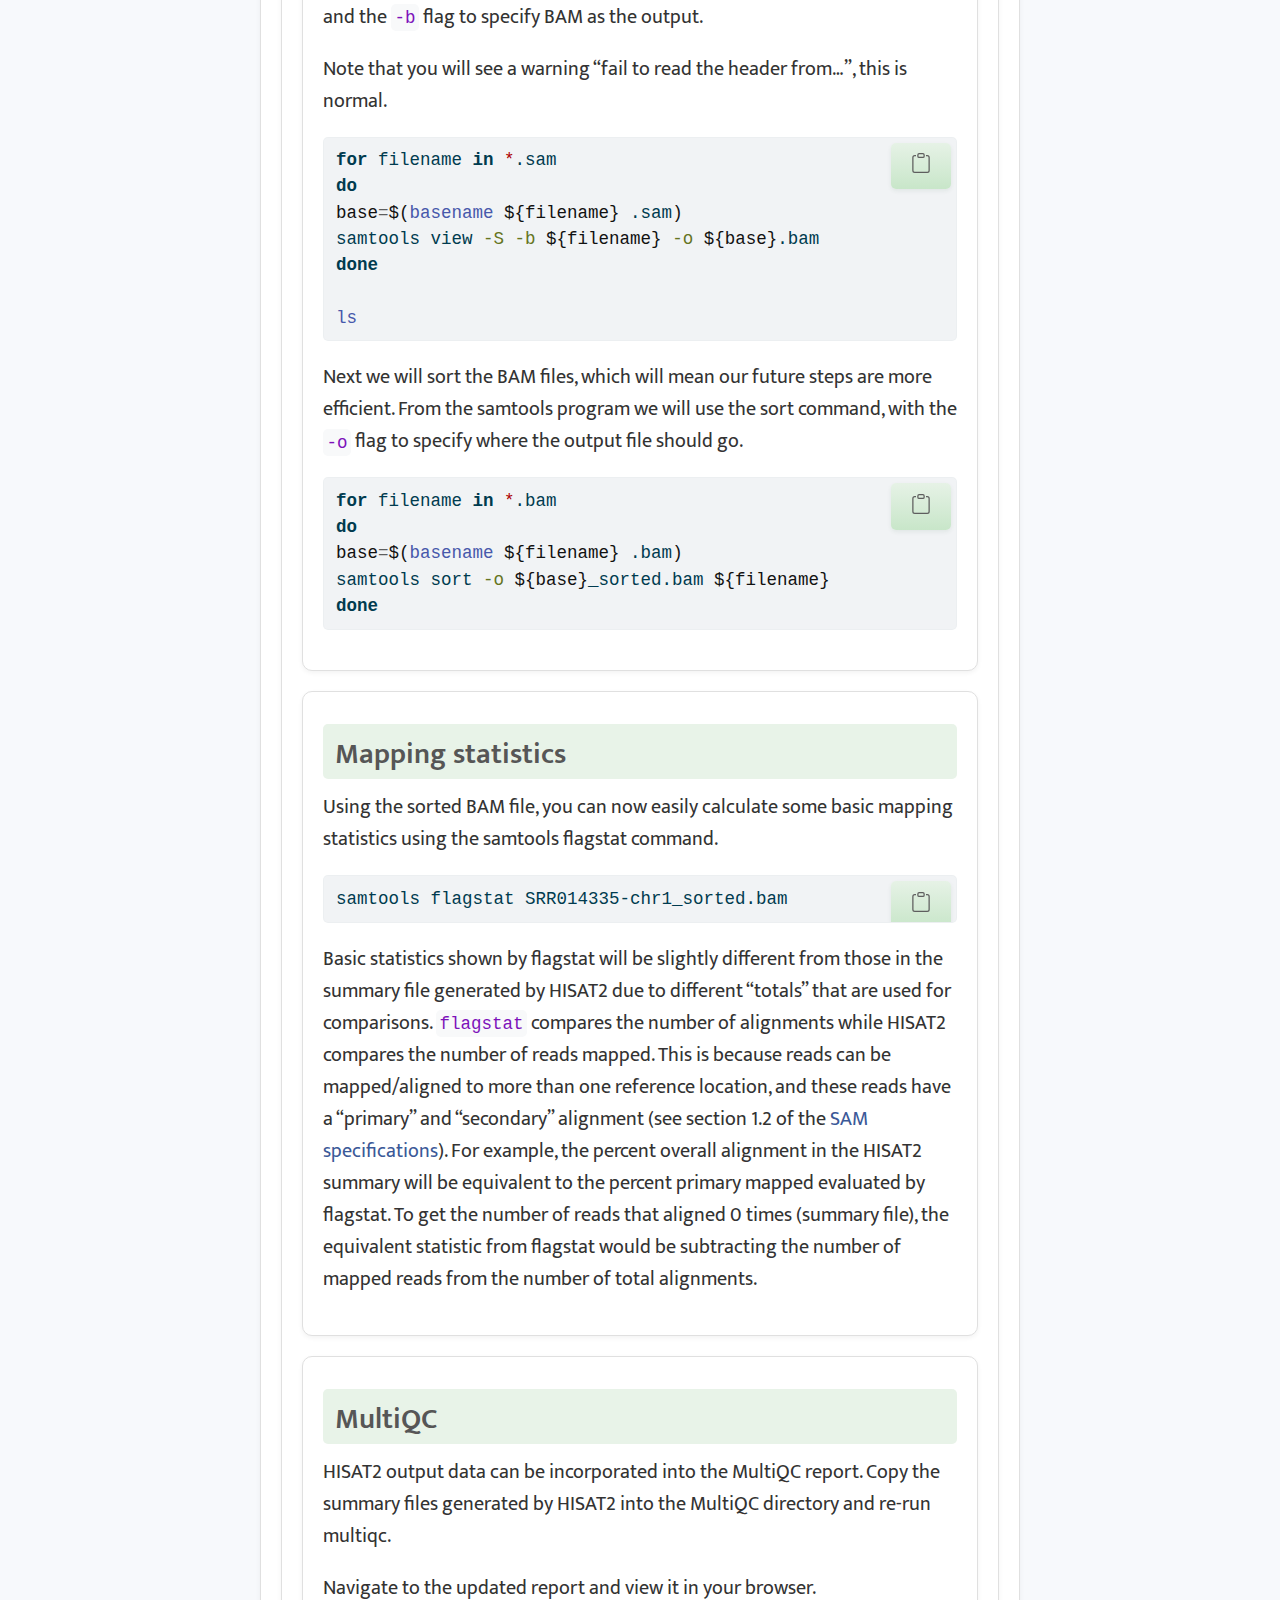
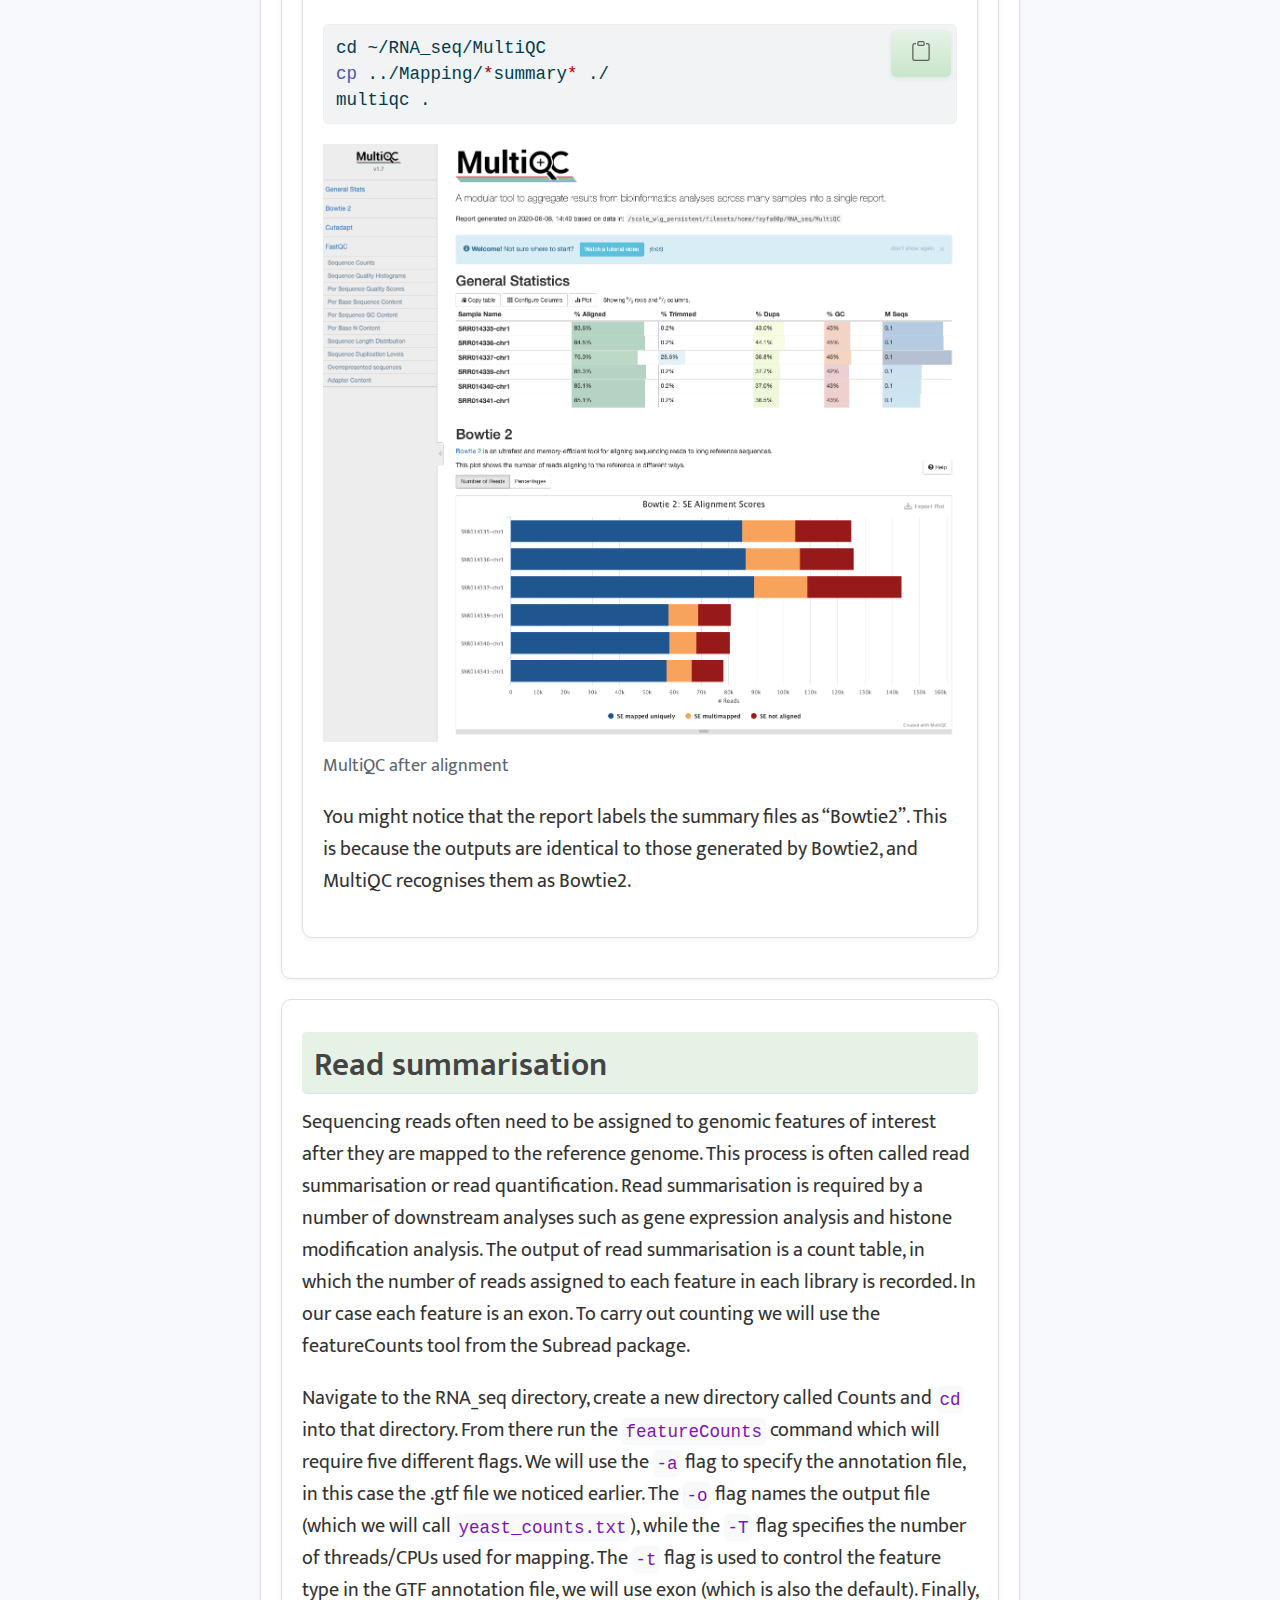
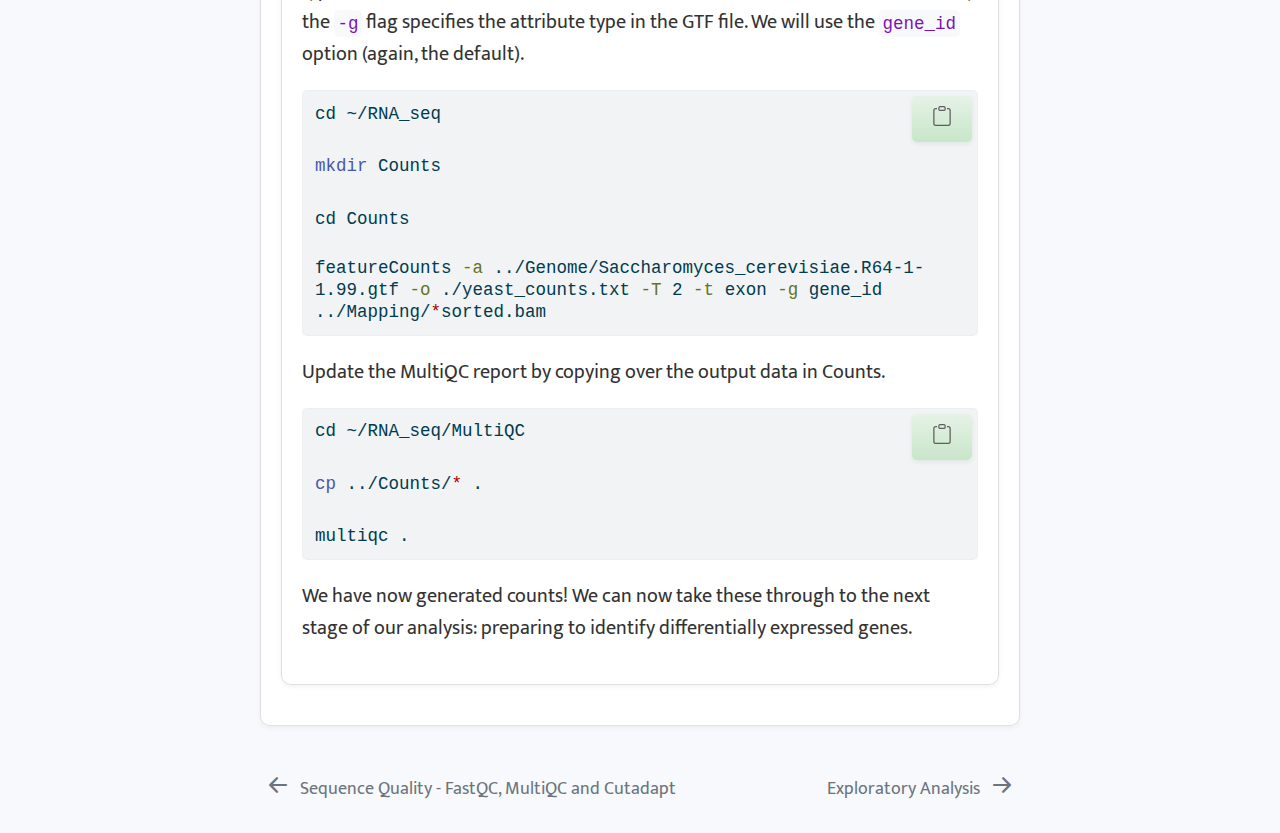
<file: docs/episode_2.html>
<!DOCTYPE html>
<html xmlns="http://www.w3.org/1999/xhtml" lang="en" xml:lang="en"><head>

<meta charset="utf-8">
<meta name="generator" content="quarto-1.7.31">

<meta name="viewport" content="width=device-width, initial-scale=1.0, user-scalable=yes">


<title>episode_2 – RNA-seq data analysis workflow</title>
<style>
code{white-space: pre-wrap;}
span.smallcaps{font-variant: small-caps;}
div.columns{display: flex; gap: min(4vw, 1.5em);}
div.column{flex: auto; overflow-x: auto;}
div.hanging-indent{margin-left: 1.5em; text-indent: -1.5em;}
ul.task-list{list-style: none;}
ul.task-list li input[type="checkbox"] {
  width: 0.8em;
  margin: 0 0.8em 0.2em -1em; /* quarto-specific, see https://github.com/quarto-dev/quarto-cli/issues/4556 */ 
  vertical-align: middle;
}
/* CSS for syntax highlighting */
html { -webkit-text-size-adjust: 100%; }
pre > code.sourceCode { white-space: pre; position: relative; }
pre > code.sourceCode > span { display: inline-block; line-height: 1.25; }
pre > code.sourceCode > span:empty { height: 1.2em; }
.sourceCode { overflow: visible; }
code.sourceCode > span { color: inherit; text-decoration: inherit; }
div.sourceCode { margin: 1em 0; }
pre.sourceCode { margin: 0; }
@media screen {
div.sourceCode { overflow: auto; }
}
@media print {
pre > code.sourceCode { white-space: pre-wrap; }
pre > code.sourceCode > span { text-indent: -5em; padding-left: 5em; }
}
pre.numberSource code
  { counter-reset: source-line 0; }
pre.numberSource code > span
  { position: relative; left: -4em; counter-increment: source-line; }
pre.numberSource code > span > a:first-child::before
  { content: counter(source-line);
    position: relative; left: -1em; text-align: right; vertical-align: baseline;
    border: none; display: inline-block;
    -webkit-touch-callout: none; -webkit-user-select: none;
    -khtml-user-select: none; -moz-user-select: none;
    -ms-user-select: none; user-select: none;
    padding: 0 4px; width: 4em;
  }
pre.numberSource { margin-left: 3em;  padding-left: 4px; }
div.sourceCode
  {   }
@media screen {
pre > code.sourceCode > span > a:first-child::before { text-decoration: underline; }
}
</style>


<script src="site_libs/quarto-nav/quarto-nav.js"></script>
<script src="site_libs/quarto-nav/headroom.min.js"></script>
<script src="site_libs/clipboard/clipboard.min.js"></script>
<script src="site_libs/quarto-search/autocomplete.umd.js"></script>
<script src="site_libs/quarto-search/fuse.min.js"></script>
<script src="site_libs/quarto-search/quarto-search.js"></script>
<meta name="quarto:offset" content="./">
<link href="./episode_3.html" rel="next">
<link href="./episode_1.html" rel="prev">
<link href="./theme_images/GA-image-black-favicon.png" rel="icon" type="image/png">
<script src="site_libs/quarto-html/quarto.js" type="module"></script>
<script src="site_libs/quarto-html/tabsets/tabsets.js" type="module"></script>
<script src="site_libs/quarto-html/popper.min.js"></script>
<script src="site_libs/quarto-html/tippy.umd.min.js"></script>
<script src="site_libs/quarto-html/anchor.min.js"></script>
<link href="site_libs/quarto-html/tippy.css" rel="stylesheet">
<link href="site_libs/quarto-html/quarto-syntax-highlighting-e1a5c8363afafaef2c763b6775fbf3ca.css" rel="stylesheet" id="quarto-text-highlighting-styles">
<script src="site_libs/bootstrap/bootstrap.min.js"></script>
<link href="site_libs/bootstrap/bootstrap-icons.css" rel="stylesheet">
<link href="site_libs/bootstrap/bootstrap-2b26f57d8318b6eba2cd7cd1feee4645.min.css" rel="stylesheet" append-hash="true" id="quarto-bootstrap" data-mode="light">
<script id="quarto-search-options" type="application/json">{
  "location": "sidebar",
  "copy-button": false,
  "collapse-after": 3,
  "panel-placement": "start",
  "type": "textbox",
  "limit": 50,
  "keyboard-shortcut": [
    "f",
    "/",
    "s"
  ],
  "show-item-context": false,
  "language": {
    "search-no-results-text": "No results",
    "search-matching-documents-text": "matching documents",
    "search-copy-link-title": "Copy link to search",
    "search-hide-matches-text": "Hide additional matches",
    "search-more-match-text": "more match in this document",
    "search-more-matches-text": "more matches in this document",
    "search-clear-button-title": "Clear",
    "search-text-placeholder": "",
    "search-detached-cancel-button-title": "Cancel",
    "search-submit-button-title": "Submit",
    "search-label": "Search"
  }
}</script>


<link rel="stylesheet" href="styles.css">
<meta property="og:title" content="– RNA-seq data analysis workflow">
<meta property="og:description" content="">
<meta property="og:image" content="theme_images/alignment.png">
<meta property="og:site_name" content="RNA-seq data analysis workflow">
</head>

<body class="nav-sidebar docked quarto-light">

<div id="quarto-search-results"></div>
  <header id="quarto-header" class="headroom fixed-top">
  <nav class="quarto-secondary-nav">
    <div class="container-fluid d-flex">
      <button type="button" class="quarto-btn-toggle btn" data-bs-toggle="collapse" role="button" data-bs-target=".quarto-sidebar-collapse-item" aria-controls="quarto-sidebar" aria-expanded="false" aria-label="Toggle sidebar navigation" onclick="if (window.quartoToggleHeadroom) { window.quartoToggleHeadroom(); }">
        <i class="bi bi-layout-text-sidebar-reverse"></i>
      </button>
        <nav class="quarto-page-breadcrumbs" aria-label="breadcrumb"><ol class="breadcrumb"><li class="breadcrumb-item"><a href="./episode_1.html">Day One</a></li><li class="breadcrumb-item"><a href="./episode_2.html">Quantifying Gene Expression</a></li></ol></nav>
        <a class="flex-grow-1" role="navigation" data-bs-toggle="collapse" data-bs-target=".quarto-sidebar-collapse-item" aria-controls="quarto-sidebar" aria-expanded="false" aria-label="Toggle sidebar navigation" onclick="if (window.quartoToggleHeadroom) { window.quartoToggleHeadroom(); }">      
        </a>
      <button type="button" class="btn quarto-search-button" aria-label="Search" onclick="window.quartoOpenSearch();">
        <i class="bi bi-search"></i>
      </button>
    </div>
  </nav>
</header>
<!-- content -->
<div id="quarto-content" class="quarto-container page-columns page-rows-contents page-layout-article">
<!-- sidebar -->
  <nav id="quarto-sidebar" class="sidebar collapse collapse-horizontal quarto-sidebar-collapse-item sidebar-navigation docked overflow-auto">
    <div class="pt-lg-2 mt-2 text-left sidebar-header">
    <div class="sidebar-title mb-0 py-0">
      <a href="./">RNA-seq data analysis workflow</a> 
        <div class="sidebar-tools-main">
    <a href="https://github.com/GenomicsAotearoa/RNA-seq-data-analysis-workflow" title="Github" class="quarto-navigation-tool px-1" aria-label="Github"><i class="bi bi-github"></i></a>
</div>
    </div>
      </div>
        <div class="mt-2 flex-shrink-0 align-items-center">
        <div class="sidebar-search">
        <div id="quarto-search" class="" title="Search"></div>
        </div>
        </div>
    <div class="sidebar-menu-container"> 
    <ul class="list-unstyled mt-1">
        <li class="sidebar-item">
  <div class="sidebar-item-container"> 
  <a href="./index.html" class="sidebar-item-text sidebar-link">
 <span class="menu-text">Home</span></a>
  </div>
</li>
        <li class="sidebar-item">
  <div class="sidebar-item-container"> 
  <a href="./background.html" class="sidebar-item-text sidebar-link">
 <span class="menu-text">Background</span></a>
  </div>
</li>
        <li class="sidebar-item sidebar-item-section">
      <div class="sidebar-item-container"> 
            <a class="sidebar-item-text sidebar-link text-start" data-bs-toggle="collapse" data-bs-target="#quarto-sidebar-section-1" role="navigation" aria-expanded="true">
 <span class="menu-text">Day One</span></a>
          <a class="sidebar-item-toggle text-start" data-bs-toggle="collapse" data-bs-target="#quarto-sidebar-section-1" role="navigation" aria-expanded="true" aria-label="Toggle section">
            <i class="bi bi-chevron-right ms-2"></i>
          </a> 
      </div>
      <ul id="quarto-sidebar-section-1" class="collapse list-unstyled sidebar-section depth1 show">  
          <li class="sidebar-item">
  <div class="sidebar-item-container"> 
  <a href="./episode_1.html" class="sidebar-item-text sidebar-link">
 <span class="menu-text">Sequence Quality - FastQC, MultiQC and Cutadapt</span></a>
  </div>
</li>
          <li class="sidebar-item">
  <div class="sidebar-item-container"> 
  <a href="./episode_2.html" class="sidebar-item-text sidebar-link active">
 <span class="menu-text">Quantifying Gene Expression</span></a>
  </div>
</li>
          <li class="sidebar-item">
  <div class="sidebar-item-container"> 
  <a href="./episode_3.html" class="sidebar-item-text sidebar-link">
 <span class="menu-text">Exploratory Analysis</span></a>
  </div>
</li>
      </ul>
  </li>
        <li class="sidebar-item sidebar-item-section">
      <div class="sidebar-item-container"> 
            <a class="sidebar-item-text sidebar-link text-start" data-bs-toggle="collapse" data-bs-target="#quarto-sidebar-section-2" role="navigation" aria-expanded="true">
 <span class="menu-text">Day Two</span></a>
          <a class="sidebar-item-toggle text-start" data-bs-toggle="collapse" data-bs-target="#quarto-sidebar-section-2" role="navigation" aria-expanded="true" aria-label="Toggle section">
            <i class="bi bi-chevron-right ms-2"></i>
          </a> 
      </div>
      <ul id="quarto-sidebar-section-2" class="collapse list-unstyled sidebar-section depth1 show">  
          <li class="sidebar-item">
  <div class="sidebar-item-container"> 
  <a href="./episode_4.html" class="sidebar-item-text sidebar-link">
 <span class="menu-text">Identify Differentially Expressed Genes</span></a>
  </div>
</li>
          <li class="sidebar-item">
  <div class="sidebar-item-container"> 
  <a href="./episode_5.html" class="sidebar-item-text sidebar-link">
 <span class="menu-text">Functional analysis</span></a>
  </div>
</li>
          <li class="sidebar-item">
  <div class="sidebar-item-container"> 
  <a href="./episode_6.html" class="sidebar-item-text sidebar-link">
 <span class="menu-text">Conclusions</span></a>
  </div>
</li>
      </ul>
  </li>
    </ul>
    </div>
</nav>
<div id="quarto-sidebar-glass" class="quarto-sidebar-collapse-item" data-bs-toggle="collapse" data-bs-target=".quarto-sidebar-collapse-item"></div>
<!-- margin-sidebar -->
    <div id="quarto-margin-sidebar" class="sidebar margin-sidebar">
        <nav id="TOC" role="doc-toc" class="toc-active">
    <h2 id="toc-title">Contents</h2>
   
  <ul>
  <li><a href="#quantifying-gene-expression" id="toc-quantifying-gene-expression" class="nav-link active" data-scroll-target="#quantifying-gene-expression">Quantifying Gene Expression</a>
  <ul class="collapse">
  <li><a href="#alignment-with-hisat2" id="toc-alignment-with-hisat2" class="nav-link" data-scroll-target="#alignment-with-hisat2">Alignment with HISAT2</a>
  <ul class="collapse">
  <li><a href="#preparation-of-the-genome" id="toc-preparation-of-the-genome" class="nav-link" data-scroll-target="#preparation-of-the-genome">Preparation of the genome</a></li>
  <li><a href="#alignment-on-the-genome" id="toc-alignment-on-the-genome" class="nav-link" data-scroll-target="#alignment-on-the-genome">Alignment on the genome</a></li>
  <li><a href="#converting-sam-to-bam" id="toc-converting-sam-to-bam" class="nav-link" data-scroll-target="#converting-sam-to-bam">Converting SAM to BAM</a></li>
  <li><a href="#mapping-statistics" id="toc-mapping-statistics" class="nav-link" data-scroll-target="#mapping-statistics">Mapping statistics</a></li>
  <li><a href="#multiqc" id="toc-multiqc" class="nav-link" data-scroll-target="#multiqc">MultiQC</a></li>
  </ul></li>
  <li><a href="#read-summarisation" id="toc-read-summarisation" class="nav-link" data-scroll-target="#read-summarisation">Read summarisation</a></li>
  </ul></li>
  </ul>
</nav>
    </div>
<!-- main -->
<main class="content" id="quarto-document-content"><header id="title-block-header" class="quarto-title-block"><nav class="quarto-page-breadcrumbs quarto-title-breadcrumbs d-none d-lg-block" aria-label="breadcrumb"><ol class="breadcrumb"><li class="breadcrumb-item"><a href="./episode_1.html">Day One</a></li><li class="breadcrumb-item"><a href="./episode_2.html">Quantifying Gene Expression</a></li></ol></nav></header>




<section id="quantifying-gene-expression" class="level1">
<h1>Quantifying Gene Expression</h1>
<div class="quarto-figure quarto-figure-center">
<figure class="figure">
<p><img src="theme_images/alignment.png" class="img-fluid quarto-figure quarto-figure-center figure-img" style="width:80.0%"></p>
</figure>
</div>
<p>In order to draw conclusions about gene expression from our reads, we need to first identify which region of the genome reads originated from and then quantify the number of reads from that region. There are many tools available to carry out quantification, and we will not cover the arguments for and against each tool. We encourage you to carry out a literature search, and discuss with experienced individuals in your field, before committing to a particular quantification procedure. Here we will give a brief overview of two approaches with considerably different underlying methodology, give an example tool for each, and then demonstrate one tool for the purpose of progressing to the next stage of our workflow.</p>
<p>The first approach to read quantification involves aligning reads to the genome and then counting the number of reads that are aligned to certain genomic features (<em>e.g.,</em> exons).</p>
<p>The second approach we will introduce involves creating ‘pseudocounts’. In this method, reads are <em>not</em> aligned to the genome. Instead, they are pseudoaligned to kmers within the transcriptome and their abundance is estimated.</p>
<p>In today’s workflow we will demonstrate genome alignment and counting, and will provide examples of other workflows that use pseudocounting and abundance estimation.</p>
<section id="alignment-with-hisat2" class="level2">
<h2 class="anchored" data-anchor-id="alignment-with-hisat2">Alignment with HISAT2</h2>
<section id="preparation-of-the-genome" class="level3">
<h3 class="anchored" data-anchor-id="preparation-of-the-genome">Preparation of the genome</h3>
<p>When carrying out alignment, the first requirement is a genome which has been indexed. Indexing is a process to organise the genome so that our alignment algorithms can match reads to the genome easily, without having to scan the entire genome.</p>
<p>Navigate to the Genome directory and view the contents. You should see two files, a .gtf and a .fa file. We will use the .gtf file towards the end of this episode.</p>
<div class="sourceCode" id="cb1"><pre class="sourceCode bash code-with-copy"><code class="sourceCode bash"><span id="cb1-1"><a href="#cb1-1" aria-hidden="true" tabindex="-1"></a><span class="bu">cd</span> ~/RNA_seq/Genome</span>
<span id="cb1-2"><a href="#cb1-2" aria-hidden="true" tabindex="-1"></a></span>
<span id="cb1-3"><a href="#cb1-3" aria-hidden="true" tabindex="-1"></a><span class="fu">ls</span> </span></code><button title="Copy to Clipboard" class="code-copy-button"><i class="bi"></i></button></pre></div>
<p>The .gtf file (General Transfer Format) contains information about the genome, such as gene names <em>etc.,</em> all stored in a one-line-per-feature format, while the .fa (FASTA) file contains sequence.</p>
<p>We will now use hisat2 to index the genome using the <code>hisat2-build</code> command. We will specify the number of threads (<code>-p 4</code>), and specify the input file (<code>-f</code> for FASTA file type).</p>
<div class="sourceCode" id="cb2"><pre class="sourceCode bash code-with-copy"><code class="sourceCode bash"><span id="cb2-1"><a href="#cb2-1" aria-hidden="true" tabindex="-1"></a><span class="co"># index file:</span></span>
<span id="cb2-2"><a href="#cb2-2" aria-hidden="true" tabindex="-1"></a><span class="ex">hisat2-build</span> <span class="at">-p</span> 4 <span class="at">-f</span> Saccharomyces_cerevisiae.R64-1-1.dna.toplevel.fa Saccharomyces_cerevisiae.R64-1-1.dna.toplevel</span>
<span id="cb2-3"><a href="#cb2-3" aria-hidden="true" tabindex="-1"></a></span>
<span id="cb2-4"><a href="#cb2-4" aria-hidden="true" tabindex="-1"></a><span class="fu">ls</span></span></code><button title="Copy to Clipboard" class="code-copy-button"><i class="bi"></i></button></pre></div>
<p>We can now see many new .ht2 files, which make up the indexed version of the genome.</p>
</section>
<section id="alignment-on-the-genome" class="level3">
<h3 class="anchored" data-anchor-id="alignment-on-the-genome">Alignment on the genome</h3>
<p>Now that we have an indexed genome, we can align our sequences. To do this we will need to know:</p>
<ul>
<li><p>Where the sequence information is stored (<em>e.g.,</em> fastq files).</p></li>
<li><p>What kind of sequencing file we have (<em>e.g.,</em> Single end or Paired end).</p></li>
<li><p>Where the indexes and genome are stored.</p></li>
<li><p>Where the mapping files will be stored.</p></li>
</ul>
<p>Once we have that information we are ready to align our sequences. First, navigate to the RNA_seq directory, and run <code>hisat2</code> on the first sample. We will use the <code>-x</code> flag to specify the basename of the index, the <code>-U</code> flag to specify the comma-separated list of files containing unpaired reads to be aligned, and the <code>-S</code> flag to write SAM alignment output files.</p>
<div class="sourceCode" id="cb3"><pre class="sourceCode bash code-with-copy"><code class="sourceCode bash"><span id="cb3-1"><a href="#cb3-1" aria-hidden="true" tabindex="-1"></a><span class="bu">cd</span> ~/RNA_seq</span>
<span id="cb3-2"><a href="#cb3-2" aria-hidden="true" tabindex="-1"></a></span>
<span id="cb3-3"><a href="#cb3-3" aria-hidden="true" tabindex="-1"></a><span class="ex">hisat2</span> <span class="at">-x</span> Genome/Saccharomyces_cerevisiae.R64-1-1.dna.toplevel <span class="at">-U</span> Raw/SRR014335-chr1.fastq <span class="at">-S</span> SRR014335.sam</span></code><button title="Copy to Clipboard" class="code-copy-button"><i class="bi"></i></button></pre></div>
<p>Output should look something like this:</p>
<pre><code>125090 reads; of these:

  125090 (100.00%) were unpaired; of these:

    15108 (12.08%) aligned 0 times

    88991 (71.14%) aligned exactly 1 time

    20991 (16.78%) aligned &gt;1 times

87.92% overall alignment rate</code></pre>
<p>Now that we have confirmed this code works for our first sample, we will use a loop to align the rest of the samples. We will make a new directory called Mapping, which we will use to store all of our mapping output files. Then navigate to the Trimmed directory and execute the for loop to align all samples.</p>
<div class="sourceCode" id="cb5"><pre class="sourceCode bash code-with-copy"><code class="sourceCode bash"><span id="cb5-1"><a href="#cb5-1" aria-hidden="true" tabindex="-1"></a><span class="fu">mkdir</span> Mapping</span>
<span id="cb5-2"><a href="#cb5-2" aria-hidden="true" tabindex="-1"></a></span>
<span id="cb5-3"><a href="#cb5-3" aria-hidden="true" tabindex="-1"></a><span class="bu">cd</span> ~/RNA_seq/Trimmed</span>
<span id="cb5-4"><a href="#cb5-4" aria-hidden="true" tabindex="-1"></a></span>
<span id="cb5-5"><a href="#cb5-5" aria-hidden="true" tabindex="-1"></a><span class="cf">for</span> filename <span class="kw">in</span> <span class="pp">*</span></span>
<span id="cb5-6"><a href="#cb5-6" aria-hidden="true" tabindex="-1"></a><span class="cf">do</span></span>
<span id="cb5-7"><a href="#cb5-7" aria-hidden="true" tabindex="-1"></a><span class="va">base</span><span class="op">=</span><span class="va">$(</span><span class="fu">basename</span> <span class="va">${filename}</span> .trimmed.fastq<span class="va">)</span></span>
<span id="cb5-8"><a href="#cb5-8" aria-hidden="true" tabindex="-1"></a><span class="ex">hisat2</span> <span class="at">-p</span> 4 <span class="at">-x</span> ../Genome/Saccharomyces_cerevisiae.R64-1-1.dna.toplevel <span class="at">-U</span> <span class="va">$filename</span> <span class="at">-S</span> ../Mapping/<span class="va">${base}</span>.sam <span class="at">--summary-file</span> ../Mapping/<span class="va">${base}</span>_summary.txt</span>
<span id="cb5-9"><a href="#cb5-9" aria-hidden="true" tabindex="-1"></a><span class="cf">done</span></span></code><button title="Copy to Clipboard" class="code-copy-button"><i class="bi"></i></button></pre></div>
<p>Check the output directory (Mapping) and see the different files that have been produced. You should see both .sam and _summary.txt files for each sample.</p>
<p>Let’s look at the SAM file format.</p>
<div class="sourceCode" id="cb6"><pre class="sourceCode bash code-with-copy"><code class="sourceCode bash"><span id="cb6-1"><a href="#cb6-1" aria-hidden="true" tabindex="-1"></a><span class="fu">less</span> SRR014335-chr1.sam</span></code><button title="Copy to Clipboard" class="code-copy-button"><i class="bi"></i></button></pre></div>
<p>The file begins with an optional header which is used to include human-readable metadata such as the source of the data, reference sequence, method of alignment <em>etc.,</em>. Following the header is the alignment section. Each line contains information corresponding to the alignment of a single read. Each alignment line has 11 mandatory fields for essential mapping information and a variable number of other fields for aligner-specific information.</p>
</section>
<section id="converting-sam-to-bam" class="level3">
<h3 class="anchored" data-anchor-id="converting-sam-to-bam">Converting SAM to BAM</h3>
<p>SAM files are tab-delimited text files containing information for each individual read and its alignment to the genome. SAM files are large, so the first thing we do with them is convert them to BAM files: compressed, binary versions of the file which reduce time and can themselves be indexed for efficiency when we interact with them.</p>
<p>We will convert the SAM file to the BAM format using the samtools program with the view command. Use the <code>-S</code> flag to specify the input is a SAM file, and the <code>-b</code> flag to specify BAM as the output.</p>
<p>Note that you will see a warning “fail to read the header from…”, this is normal.</p>
<div class="sourceCode" id="cb7"><pre class="sourceCode bash code-with-copy"><code class="sourceCode bash"><span id="cb7-1"><a href="#cb7-1" aria-hidden="true" tabindex="-1"></a><span class="cf">for</span> filename <span class="kw">in</span> <span class="pp">*</span>.sam</span>
<span id="cb7-2"><a href="#cb7-2" aria-hidden="true" tabindex="-1"></a><span class="cf">do</span></span>
<span id="cb7-3"><a href="#cb7-3" aria-hidden="true" tabindex="-1"></a><span class="va">base</span><span class="op">=</span><span class="va">$(</span><span class="fu">basename</span> <span class="va">${filename}</span> .sam<span class="va">)</span></span>
<span id="cb7-4"><a href="#cb7-4" aria-hidden="true" tabindex="-1"></a><span class="ex">samtools</span> view <span class="at">-S</span> <span class="at">-b</span> <span class="va">${filename}</span> <span class="at">-o</span> <span class="va">${base}</span>.bam</span>
<span id="cb7-5"><a href="#cb7-5" aria-hidden="true" tabindex="-1"></a><span class="cf">done</span></span>
<span id="cb7-6"><a href="#cb7-6" aria-hidden="true" tabindex="-1"></a></span>
<span id="cb7-7"><a href="#cb7-7" aria-hidden="true" tabindex="-1"></a><span class="fu">ls</span></span></code><button title="Copy to Clipboard" class="code-copy-button"><i class="bi"></i></button></pre></div>
<p>Next we will sort the BAM files, which will mean our future steps are more efficient. From the samtools program we will use the sort command, with the <code>-o</code> flag to specify where the output file should go.</p>
<div class="sourceCode" id="cb8"><pre class="sourceCode bash code-with-copy"><code class="sourceCode bash"><span id="cb8-1"><a href="#cb8-1" aria-hidden="true" tabindex="-1"></a><span class="cf">for</span> filename <span class="kw">in</span> <span class="pp">*</span>.bam</span>
<span id="cb8-2"><a href="#cb8-2" aria-hidden="true" tabindex="-1"></a><span class="cf">do</span></span>
<span id="cb8-3"><a href="#cb8-3" aria-hidden="true" tabindex="-1"></a><span class="va">base</span><span class="op">=</span><span class="va">$(</span><span class="fu">basename</span> <span class="va">${filename}</span> .bam<span class="va">)</span></span>
<span id="cb8-4"><a href="#cb8-4" aria-hidden="true" tabindex="-1"></a><span class="ex">samtools</span> sort <span class="at">-o</span> <span class="va">${base}</span>_sorted.bam <span class="va">${filename}</span></span>
<span id="cb8-5"><a href="#cb8-5" aria-hidden="true" tabindex="-1"></a><span class="cf">done</span></span></code><button title="Copy to Clipboard" class="code-copy-button"><i class="bi"></i></button></pre></div>
</section>
<section id="mapping-statistics" class="level3">
<h3 class="anchored" data-anchor-id="mapping-statistics">Mapping statistics</h3>
<p>Using the sorted BAM file, you can now easily calculate some basic mapping statistics using the samtools flagstat command.</p>
<div class="sourceCode" id="cb9"><pre class="sourceCode bash code-with-copy"><code class="sourceCode bash"><span id="cb9-1"><a href="#cb9-1" aria-hidden="true" tabindex="-1"></a><span class="ex">samtools</span> flagstat SRR014335-chr1_sorted.bam</span></code><button title="Copy to Clipboard" class="code-copy-button"><i class="bi"></i></button></pre></div>
<p>Basic statistics shown by flagstat will be slightly different from those in the summary file generated by HISAT2 due to different “totals” that are used for comparisons. <code>flagstat</code> compares the number of alignments while HISAT2 compares the number of reads mapped. This is because reads can be mapped/aligned to more than one reference location, and these reads have a “primary” and “secondary” alignment (see section 1.2 of the <a href="https://github.com/samtools/hts-specs/blob/master/SAMv1.pdf">SAM specifications</a>). For example, the percent overall alignment in the HISAT2 summary will be equivalent to the percent primary mapped evaluated by flagstat. To get the number of reads that aligned 0 times (summary file), the equivalent statistic from flagstat would be subtracting the number of mapped reads from the number of total alignments.</p>
</section>
<section id="multiqc" class="level3">
<h3 class="anchored" data-anchor-id="multiqc">MultiQC</h3>
<p>HISAT2 output data can be incorporated into the MultiQC report. Copy the summary files generated by HISAT2 into the MultiQC directory and re-run multiqc.</p>
<p>Navigate to the updated report and view it in your browser.</p>
<div class="sourceCode" id="cb10"><pre class="sourceCode bash code-with-copy"><code class="sourceCode bash"><span id="cb10-1"><a href="#cb10-1" aria-hidden="true" tabindex="-1"></a><span class="bu">cd</span> ~/RNA_seq/MultiQC</span>
<span id="cb10-2"><a href="#cb10-2" aria-hidden="true" tabindex="-1"></a><span class="fu">cp</span> ../Mapping/<span class="pp">*</span>summary<span class="pp">*</span> ./</span>
<span id="cb10-3"><a href="#cb10-3" aria-hidden="true" tabindex="-1"></a><span class="ex">multiqc</span> .</span></code><button title="Copy to Clipboard" class="code-copy-button"><i class="bi"></i></button></pre></div>
<div class="quarto-figure quarto-figure-center">
<figure class="figure">
<p><img src="images/MQC_hisat2.png" class="img-fluid figure-img"></p>
<figcaption>MultiQC after alignment</figcaption>
</figure>
</div>
<p>You might notice that the report labels the summary files as “Bowtie2”. This is because the outputs are identical to those generated by Bowtie2, and MultiQC recognises them as Bowtie2.</p>
</section>
</section>
<section id="read-summarisation" class="level2">
<h2 class="anchored" data-anchor-id="read-summarisation">Read summarisation</h2>
<p>Sequencing reads often need to be assigned to genomic features of interest after they are mapped to the reference genome. This process is often called read summarisation or read quantification. Read summarisation is required by a number of downstream analyses such as gene expression analysis and histone modification analysis. The output of read summarisation is a count table, in which the number of reads assigned to each feature in each library is recorded. In our case each feature is an exon. To carry out counting we will use the featureCounts tool from the Subread package.</p>
<p>Navigate to the RNA_seq directory, create a new directory called Counts and <code>cd</code> into that directory. From there run the <code>featureCounts</code> command which will require five different flags. We will use the <code>-a</code> flag to specify the annotation file, in this case the .gtf file we noticed earlier. The <code>-o</code> flag names the output file (which we will call <code>yeast_counts.txt</code>), while the <code>-T</code> flag specifies the number of threads/CPUs used for mapping. The <code>-t</code> flag is used to control the feature type in the GTF annotation file, we will use exon (which is also the default). Finally, the <code>-g</code> flag specifies the attribute type in the GTF file. We will use the <code>gene_id</code> option (again, the default).</p>
<div class="sourceCode" id="cb11"><pre class="sourceCode bash code-with-copy"><code class="sourceCode bash"><span id="cb11-1"><a href="#cb11-1" aria-hidden="true" tabindex="-1"></a><span class="bu">cd</span> ~/RNA_seq</span>
<span id="cb11-2"><a href="#cb11-2" aria-hidden="true" tabindex="-1"></a></span>
<span id="cb11-3"><a href="#cb11-3" aria-hidden="true" tabindex="-1"></a><span class="fu">mkdir</span> Counts</span>
<span id="cb11-4"><a href="#cb11-4" aria-hidden="true" tabindex="-1"></a></span>
<span id="cb11-5"><a href="#cb11-5" aria-hidden="true" tabindex="-1"></a><span class="bu">cd</span> Counts</span>
<span id="cb11-6"><a href="#cb11-6" aria-hidden="true" tabindex="-1"></a></span>
<span id="cb11-7"><a href="#cb11-7" aria-hidden="true" tabindex="-1"></a><span class="ex">featureCounts</span> <span class="at">-a</span> ../Genome/Saccharomyces_cerevisiae.R64-1-1.99.gtf <span class="at">-o</span> ./yeast_counts.txt <span class="at">-T</span> 2 <span class="at">-t</span> exon <span class="at">-g</span> gene_id ../Mapping/<span class="pp">*</span>sorted.bam</span></code><button title="Copy to Clipboard" class="code-copy-button"><i class="bi"></i></button></pre></div>
<p>Update the MultiQC report by copying over the output data in Counts.</p>
<div class="sourceCode" id="cb12"><pre class="sourceCode bash code-with-copy"><code class="sourceCode bash"><span id="cb12-1"><a href="#cb12-1" aria-hidden="true" tabindex="-1"></a><span class="bu">cd</span> ~/RNA_seq/MultiQC</span>
<span id="cb12-2"><a href="#cb12-2" aria-hidden="true" tabindex="-1"></a></span>
<span id="cb12-3"><a href="#cb12-3" aria-hidden="true" tabindex="-1"></a><span class="fu">cp</span> ../Counts/<span class="pp">*</span> .</span>
<span id="cb12-4"><a href="#cb12-4" aria-hidden="true" tabindex="-1"></a></span>
<span id="cb12-5"><a href="#cb12-5" aria-hidden="true" tabindex="-1"></a><span class="ex">multiqc</span> .</span></code><button title="Copy to Clipboard" class="code-copy-button"><i class="bi"></i></button></pre></div>
<p>We have now generated counts! We can now take these through to the next stage of our analysis: preparing to identify differentially expressed genes.</p>


</section>
</section>

</main> <!-- /main -->
<script id="quarto-html-after-body" type="application/javascript">
  window.document.addEventListener("DOMContentLoaded", function (event) {
    const icon = "";
    const anchorJS = new window.AnchorJS();
    anchorJS.options = {
      placement: 'right',
      icon: icon
    };
    anchorJS.add('.anchored');
    const isCodeAnnotation = (el) => {
      for (const clz of el.classList) {
        if (clz.startsWith('code-annotation-')) {                     
          return true;
        }
      }
      return false;
    }
    const onCopySuccess = function(e) {
      // button target
      const button = e.trigger;
      // don't keep focus
      button.blur();
      // flash "checked"
      button.classList.add('code-copy-button-checked');
      var currentTitle = button.getAttribute("title");
      button.setAttribute("title", "Copied!");
      let tooltip;
      if (window.bootstrap) {
        button.setAttribute("data-bs-toggle", "tooltip");
        button.setAttribute("data-bs-placement", "left");
        button.setAttribute("data-bs-title", "Copied!");
        tooltip = new bootstrap.Tooltip(button, 
          { trigger: "manual", 
            customClass: "code-copy-button-tooltip",
            offset: [0, -8]});
        tooltip.show();    
      }
      setTimeout(function() {
        if (tooltip) {
          tooltip.hide();
          button.removeAttribute("data-bs-title");
          button.removeAttribute("data-bs-toggle");
          button.removeAttribute("data-bs-placement");
        }
        button.setAttribute("title", currentTitle);
        button.classList.remove('code-copy-button-checked');
      }, 1000);
      // clear code selection
      e.clearSelection();
    }
    const getTextToCopy = function(trigger) {
        const codeEl = trigger.previousElementSibling.cloneNode(true);
        for (const childEl of codeEl.children) {
          if (isCodeAnnotation(childEl)) {
            childEl.remove();
          }
        }
        return codeEl.innerText;
    }
    const clipboard = new window.ClipboardJS('.code-copy-button:not([data-in-quarto-modal])', {
      text: getTextToCopy
    });
    clipboard.on('success', onCopySuccess);
    if (window.document.getElementById('quarto-embedded-source-code-modal')) {
      const clipboardModal = new window.ClipboardJS('.code-copy-button[data-in-quarto-modal]', {
        text: getTextToCopy,
        container: window.document.getElementById('quarto-embedded-source-code-modal')
      });
      clipboardModal.on('success', onCopySuccess);
    }
      var localhostRegex = new RegExp(/^(?:http|https):\/\/localhost\:?[0-9]*\//);
      var mailtoRegex = new RegExp(/^mailto:/);
        var filterRegex = new RegExp('/' + window.location.host + '/');
      var isInternal = (href) => {
          return filterRegex.test(href) || localhostRegex.test(href) || mailtoRegex.test(href);
      }
      // Inspect non-navigation links and adorn them if external
     var links = window.document.querySelectorAll('a[href]:not(.nav-link):not(.navbar-brand):not(.toc-action):not(.sidebar-link):not(.sidebar-item-toggle):not(.pagination-link):not(.no-external):not([aria-hidden]):not(.dropdown-item):not(.quarto-navigation-tool):not(.about-link)');
      for (var i=0; i<links.length; i++) {
        const link = links[i];
        if (!isInternal(link.href)) {
          // undo the damage that might have been done by quarto-nav.js in the case of
          // links that we want to consider external
          if (link.dataset.originalHref !== undefined) {
            link.href = link.dataset.originalHref;
          }
        }
      }
    function tippyHover(el, contentFn, onTriggerFn, onUntriggerFn) {
      const config = {
        allowHTML: true,
        maxWidth: 500,
        delay: 100,
        arrow: false,
        appendTo: function(el) {
            return el.parentElement;
        },
        interactive: true,
        interactiveBorder: 10,
        theme: 'quarto',
        placement: 'bottom-start',
      };
      if (contentFn) {
        config.content = contentFn;
      }
      if (onTriggerFn) {
        config.onTrigger = onTriggerFn;
      }
      if (onUntriggerFn) {
        config.onUntrigger = onUntriggerFn;
      }
      window.tippy(el, config); 
    }
    const noterefs = window.document.querySelectorAll('a[role="doc-noteref"]');
    for (var i=0; i<noterefs.length; i++) {
      const ref = noterefs[i];
      tippyHover(ref, function() {
        // use id or data attribute instead here
        let href = ref.getAttribute('data-footnote-href') || ref.getAttribute('href');
        try { href = new URL(href).hash; } catch {}
        const id = href.replace(/^#\/?/, "");
        const note = window.document.getElementById(id);
        if (note) {
          return note.innerHTML;
        } else {
          return "";
        }
      });
    }
    const xrefs = window.document.querySelectorAll('a.quarto-xref');
    const processXRef = (id, note) => {
      // Strip column container classes
      const stripColumnClz = (el) => {
        el.classList.remove("page-full", "page-columns");
        if (el.children) {
          for (const child of el.children) {
            stripColumnClz(child);
          }
        }
      }
      stripColumnClz(note)
      if (id === null || id.startsWith('sec-')) {
        // Special case sections, only their first couple elements
        const container = document.createElement("div");
        if (note.children && note.children.length > 2) {
          container.appendChild(note.children[0].cloneNode(true));
          for (let i = 1; i < note.children.length; i++) {
            const child = note.children[i];
            if (child.tagName === "P" && child.innerText === "") {
              continue;
            } else {
              container.appendChild(child.cloneNode(true));
              break;
            }
          }
          if (window.Quarto?.typesetMath) {
            window.Quarto.typesetMath(container);
          }
          return container.innerHTML
        } else {
          if (window.Quarto?.typesetMath) {
            window.Quarto.typesetMath(note);
          }
          return note.innerHTML;
        }
      } else {
        // Remove any anchor links if they are present
        const anchorLink = note.querySelector('a.anchorjs-link');
        if (anchorLink) {
          anchorLink.remove();
        }
        if (window.Quarto?.typesetMath) {
          window.Quarto.typesetMath(note);
        }
        if (note.classList.contains("callout")) {
          return note.outerHTML;
        } else {
          return note.innerHTML;
        }
      }
    }
    for (var i=0; i<xrefs.length; i++) {
      const xref = xrefs[i];
      tippyHover(xref, undefined, function(instance) {
        instance.disable();
        let url = xref.getAttribute('href');
        let hash = undefined; 
        if (url.startsWith('#')) {
          hash = url;
        } else {
          try { hash = new URL(url).hash; } catch {}
        }
        if (hash) {
          const id = hash.replace(/^#\/?/, "");
          const note = window.document.getElementById(id);
          if (note !== null) {
            try {
              const html = processXRef(id, note.cloneNode(true));
              instance.setContent(html);
            } finally {
              instance.enable();
              instance.show();
            }
          } else {
            // See if we can fetch this
            fetch(url.split('#')[0])
            .then(res => res.text())
            .then(html => {
              const parser = new DOMParser();
              const htmlDoc = parser.parseFromString(html, "text/html");
              const note = htmlDoc.getElementById(id);
              if (note !== null) {
                const html = processXRef(id, note);
                instance.setContent(html);
              } 
            }).finally(() => {
              instance.enable();
              instance.show();
            });
          }
        } else {
          // See if we can fetch a full url (with no hash to target)
          // This is a special case and we should probably do some content thinning / targeting
          fetch(url)
          .then(res => res.text())
          .then(html => {
            const parser = new DOMParser();
            const htmlDoc = parser.parseFromString(html, "text/html");
            const note = htmlDoc.querySelector('main.content');
            if (note !== null) {
              // This should only happen for chapter cross references
              // (since there is no id in the URL)
              // remove the first header
              if (note.children.length > 0 && note.children[0].tagName === "HEADER") {
                note.children[0].remove();
              }
              const html = processXRef(null, note);
              instance.setContent(html);
            } 
          }).finally(() => {
            instance.enable();
            instance.show();
          });
        }
      }, function(instance) {
      });
    }
        let selectedAnnoteEl;
        const selectorForAnnotation = ( cell, annotation) => {
          let cellAttr = 'data-code-cell="' + cell + '"';
          let lineAttr = 'data-code-annotation="' +  annotation + '"';
          const selector = 'span[' + cellAttr + '][' + lineAttr + ']';
          return selector;
        }
        const selectCodeLines = (annoteEl) => {
          const doc = window.document;
          const targetCell = annoteEl.getAttribute("data-target-cell");
          const targetAnnotation = annoteEl.getAttribute("data-target-annotation");
          const annoteSpan = window.document.querySelector(selectorForAnnotation(targetCell, targetAnnotation));
          const lines = annoteSpan.getAttribute("data-code-lines").split(",");
          const lineIds = lines.map((line) => {
            return targetCell + "-" + line;
          })
          let top = null;
          let height = null;
          let parent = null;
          if (lineIds.length > 0) {
              //compute the position of the single el (top and bottom and make a div)
              const el = window.document.getElementById(lineIds[0]);
              top = el.offsetTop;
              height = el.offsetHeight;
              parent = el.parentElement.parentElement;
            if (lineIds.length > 1) {
              const lastEl = window.document.getElementById(lineIds[lineIds.length - 1]);
              const bottom = lastEl.offsetTop + lastEl.offsetHeight;
              height = bottom - top;
            }
            if (top !== null && height !== null && parent !== null) {
              // cook up a div (if necessary) and position it 
              let div = window.document.getElementById("code-annotation-line-highlight");
              if (div === null) {
                div = window.document.createElement("div");
                div.setAttribute("id", "code-annotation-line-highlight");
                div.style.position = 'absolute';
                parent.appendChild(div);
              }
              div.style.top = top - 2 + "px";
              div.style.height = height + 4 + "px";
              div.style.left = 0;
              let gutterDiv = window.document.getElementById("code-annotation-line-highlight-gutter");
              if (gutterDiv === null) {
                gutterDiv = window.document.createElement("div");
                gutterDiv.setAttribute("id", "code-annotation-line-highlight-gutter");
                gutterDiv.style.position = 'absolute';
                const codeCell = window.document.getElementById(targetCell);
                const gutter = codeCell.querySelector('.code-annotation-gutter');
                gutter.appendChild(gutterDiv);
              }
              gutterDiv.style.top = top - 2 + "px";
              gutterDiv.style.height = height + 4 + "px";
            }
            selectedAnnoteEl = annoteEl;
          }
        };
        const unselectCodeLines = () => {
          const elementsIds = ["code-annotation-line-highlight", "code-annotation-line-highlight-gutter"];
          elementsIds.forEach((elId) => {
            const div = window.document.getElementById(elId);
            if (div) {
              div.remove();
            }
          });
          selectedAnnoteEl = undefined;
        };
          // Handle positioning of the toggle
      window.addEventListener(
        "resize",
        throttle(() => {
          elRect = undefined;
          if (selectedAnnoteEl) {
            selectCodeLines(selectedAnnoteEl);
          }
        }, 10)
      );
      function throttle(fn, ms) {
      let throttle = false;
      let timer;
        return (...args) => {
          if(!throttle) { // first call gets through
              fn.apply(this, args);
              throttle = true;
          } else { // all the others get throttled
              if(timer) clearTimeout(timer); // cancel #2
              timer = setTimeout(() => {
                fn.apply(this, args);
                timer = throttle = false;
              }, ms);
          }
        };
      }
        // Attach click handler to the DT
        const annoteDls = window.document.querySelectorAll('dt[data-target-cell]');
        for (const annoteDlNode of annoteDls) {
          annoteDlNode.addEventListener('click', (event) => {
            const clickedEl = event.target;
            if (clickedEl !== selectedAnnoteEl) {
              unselectCodeLines();
              const activeEl = window.document.querySelector('dt[data-target-cell].code-annotation-active');
              if (activeEl) {
                activeEl.classList.remove('code-annotation-active');
              }
              selectCodeLines(clickedEl);
              clickedEl.classList.add('code-annotation-active');
            } else {
              // Unselect the line
              unselectCodeLines();
              clickedEl.classList.remove('code-annotation-active');
            }
          });
        }
    const findCites = (el) => {
      const parentEl = el.parentElement;
      if (parentEl) {
        const cites = parentEl.dataset.cites;
        if (cites) {
          return {
            el,
            cites: cites.split(' ')
          };
        } else {
          return findCites(el.parentElement)
        }
      } else {
        return undefined;
      }
    };
    var bibliorefs = window.document.querySelectorAll('a[role="doc-biblioref"]');
    for (var i=0; i<bibliorefs.length; i++) {
      const ref = bibliorefs[i];
      const citeInfo = findCites(ref);
      if (citeInfo) {
        tippyHover(citeInfo.el, function() {
          var popup = window.document.createElement('div');
          citeInfo.cites.forEach(function(cite) {
            var citeDiv = window.document.createElement('div');
            citeDiv.classList.add('hanging-indent');
            citeDiv.classList.add('csl-entry');
            var biblioDiv = window.document.getElementById('ref-' + cite);
            if (biblioDiv) {
              citeDiv.innerHTML = biblioDiv.innerHTML;
            }
            popup.appendChild(citeDiv);
          });
          return popup.innerHTML;
        });
      }
    }
  });
  </script>
<nav class="page-navigation">
  <div class="nav-page nav-page-previous">
      <a href="./episode_1.html" class="pagination-link" aria-label="Sequence Quality - FastQC, MultiQC and Cutadapt">
        <i class="bi bi-arrow-left-short"></i> <span class="nav-page-text">Sequence Quality - FastQC, MultiQC and Cutadapt</span>
      </a>          
  </div>
  <div class="nav-page nav-page-next">
      <a href="./episode_3.html" class="pagination-link" aria-label="Exploratory Analysis">
        <span class="nav-page-text">Exploratory Analysis</span> <i class="bi bi-arrow-right-short"></i>
      </a>
  </div>
</nav>
</div> <!-- /content -->




</body></html>
</file>
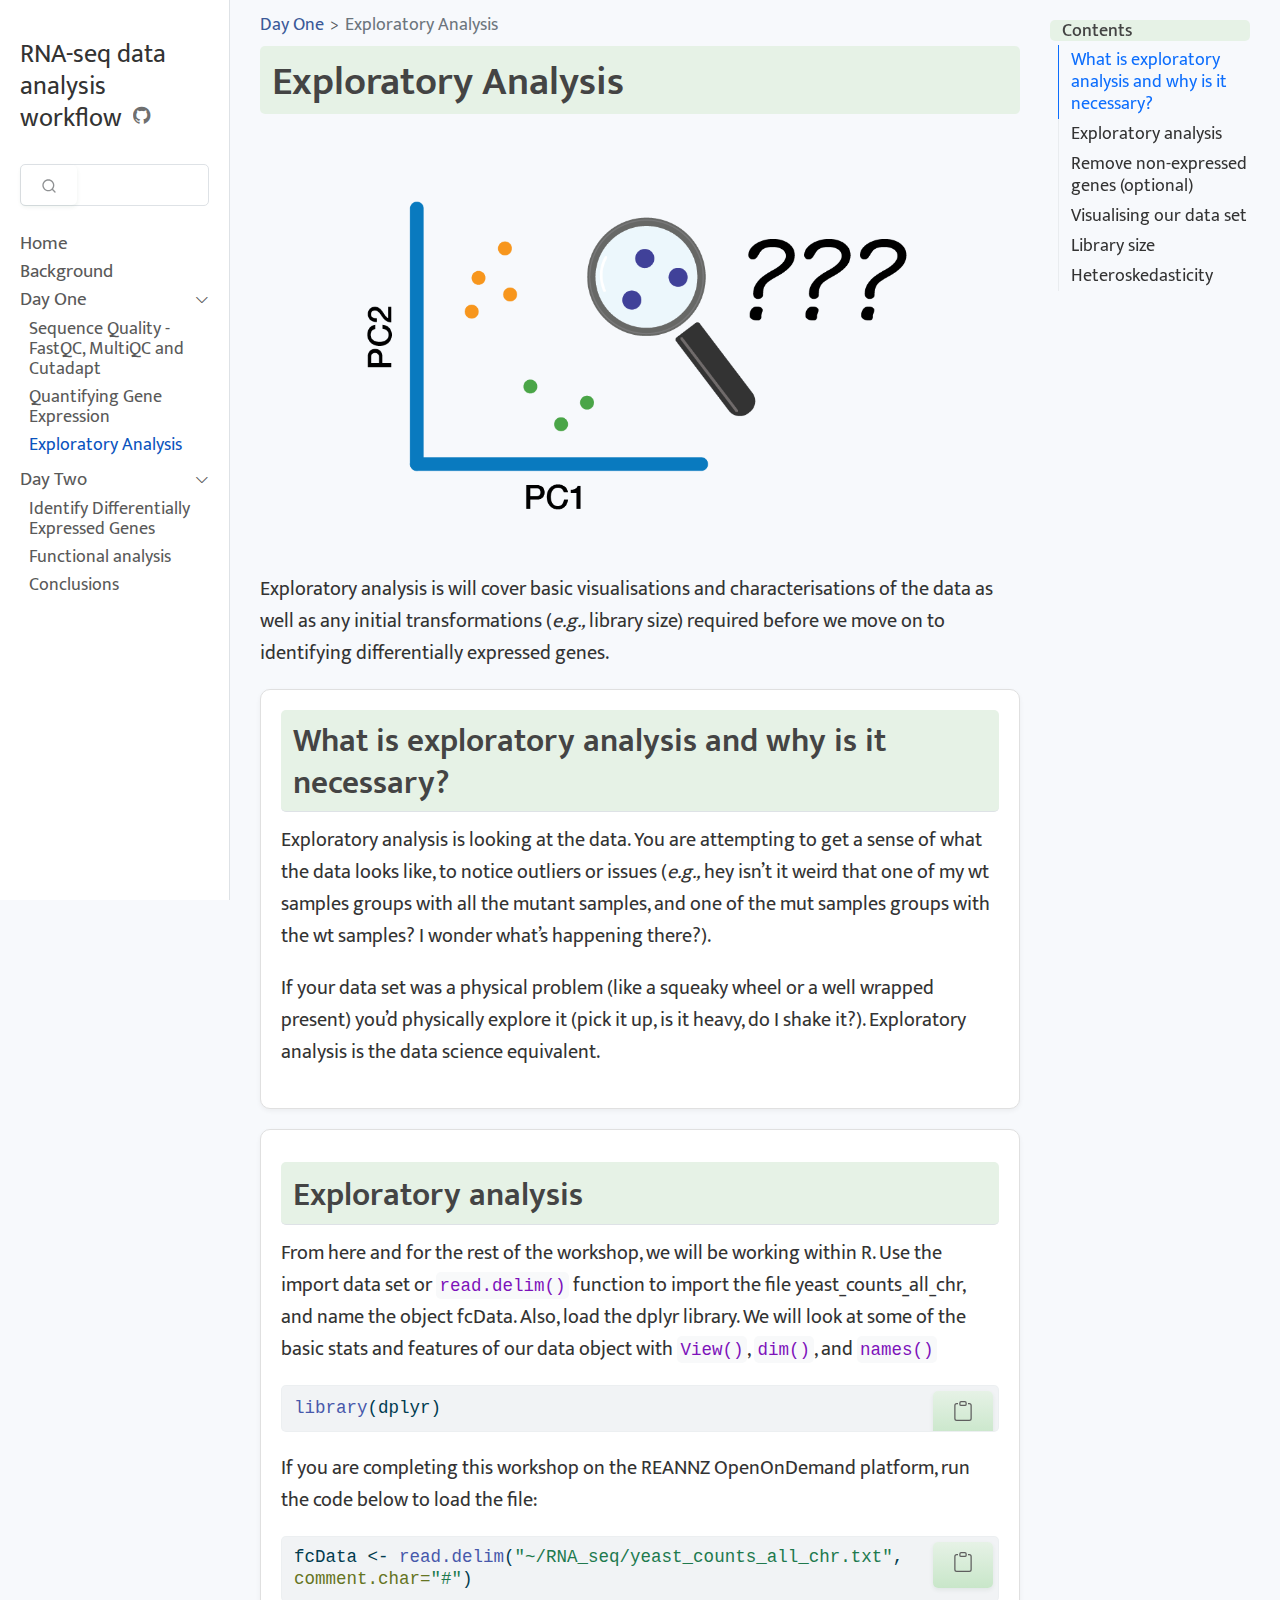
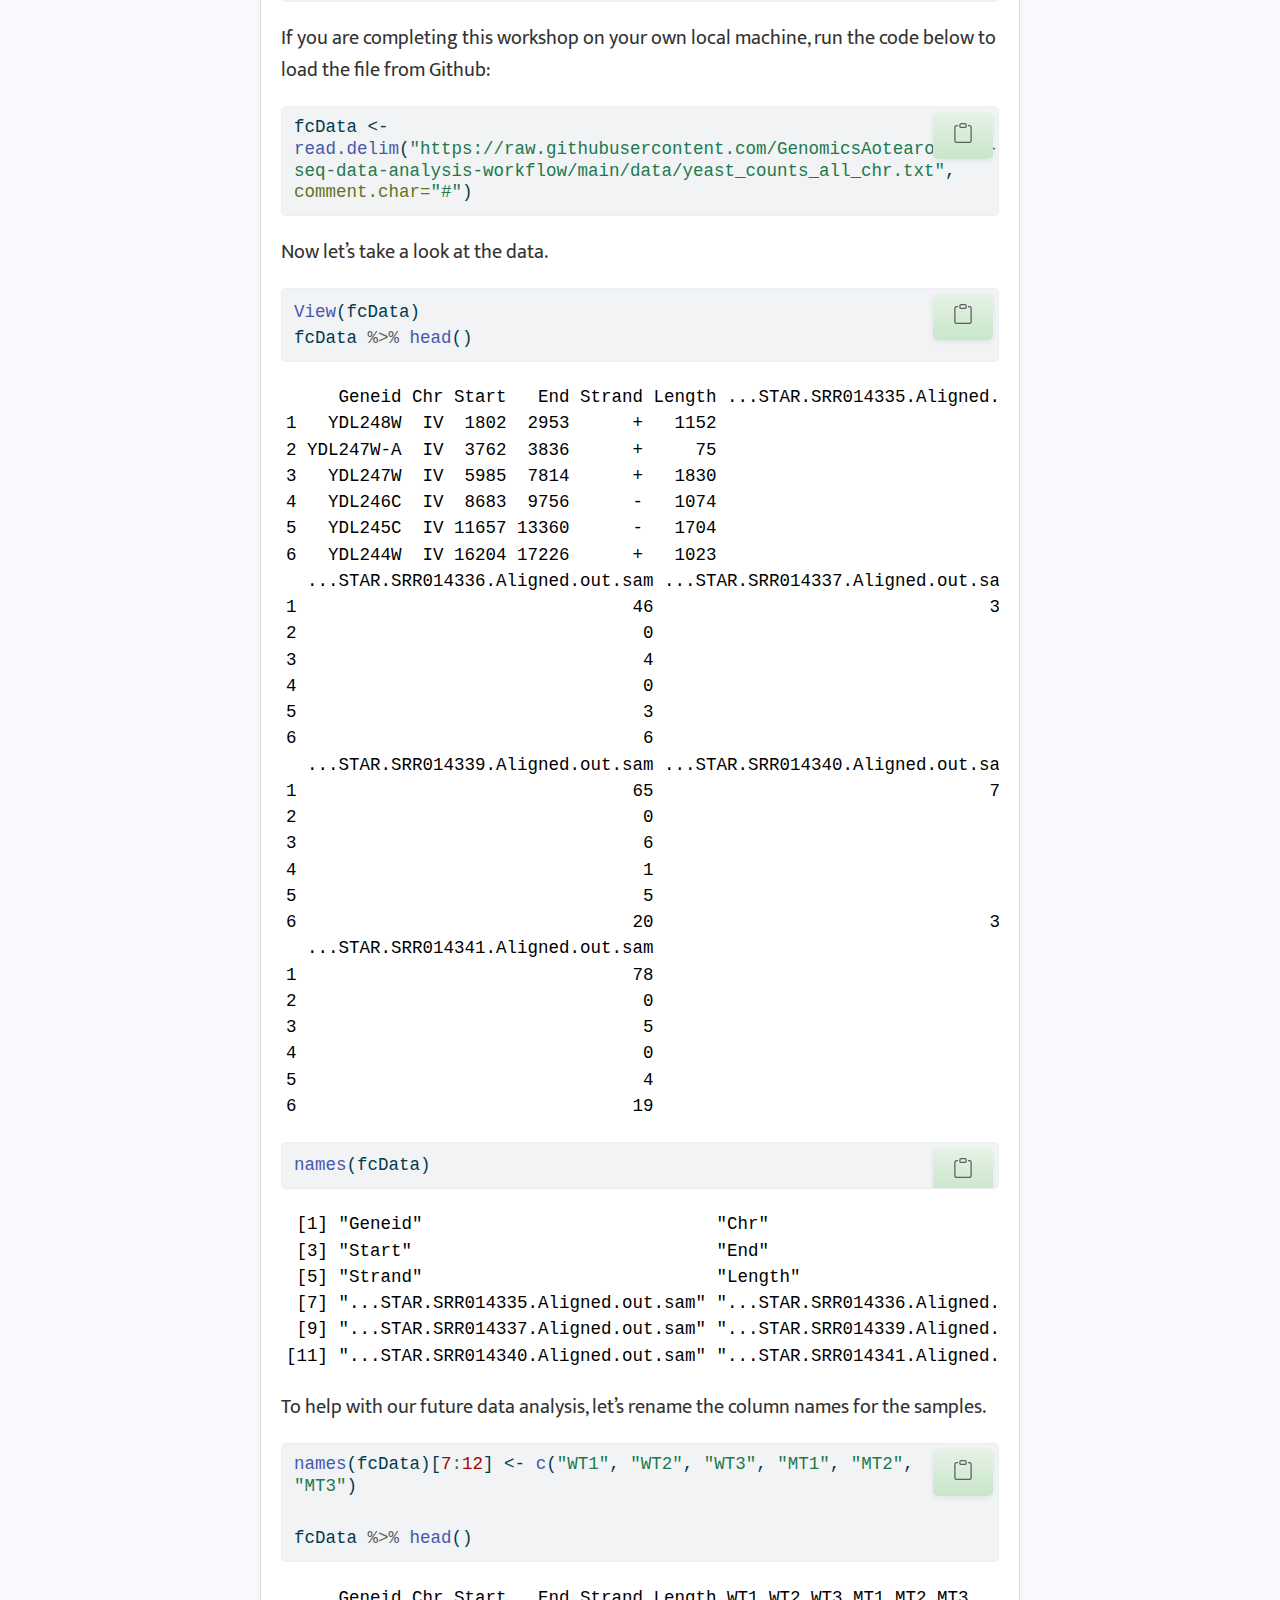
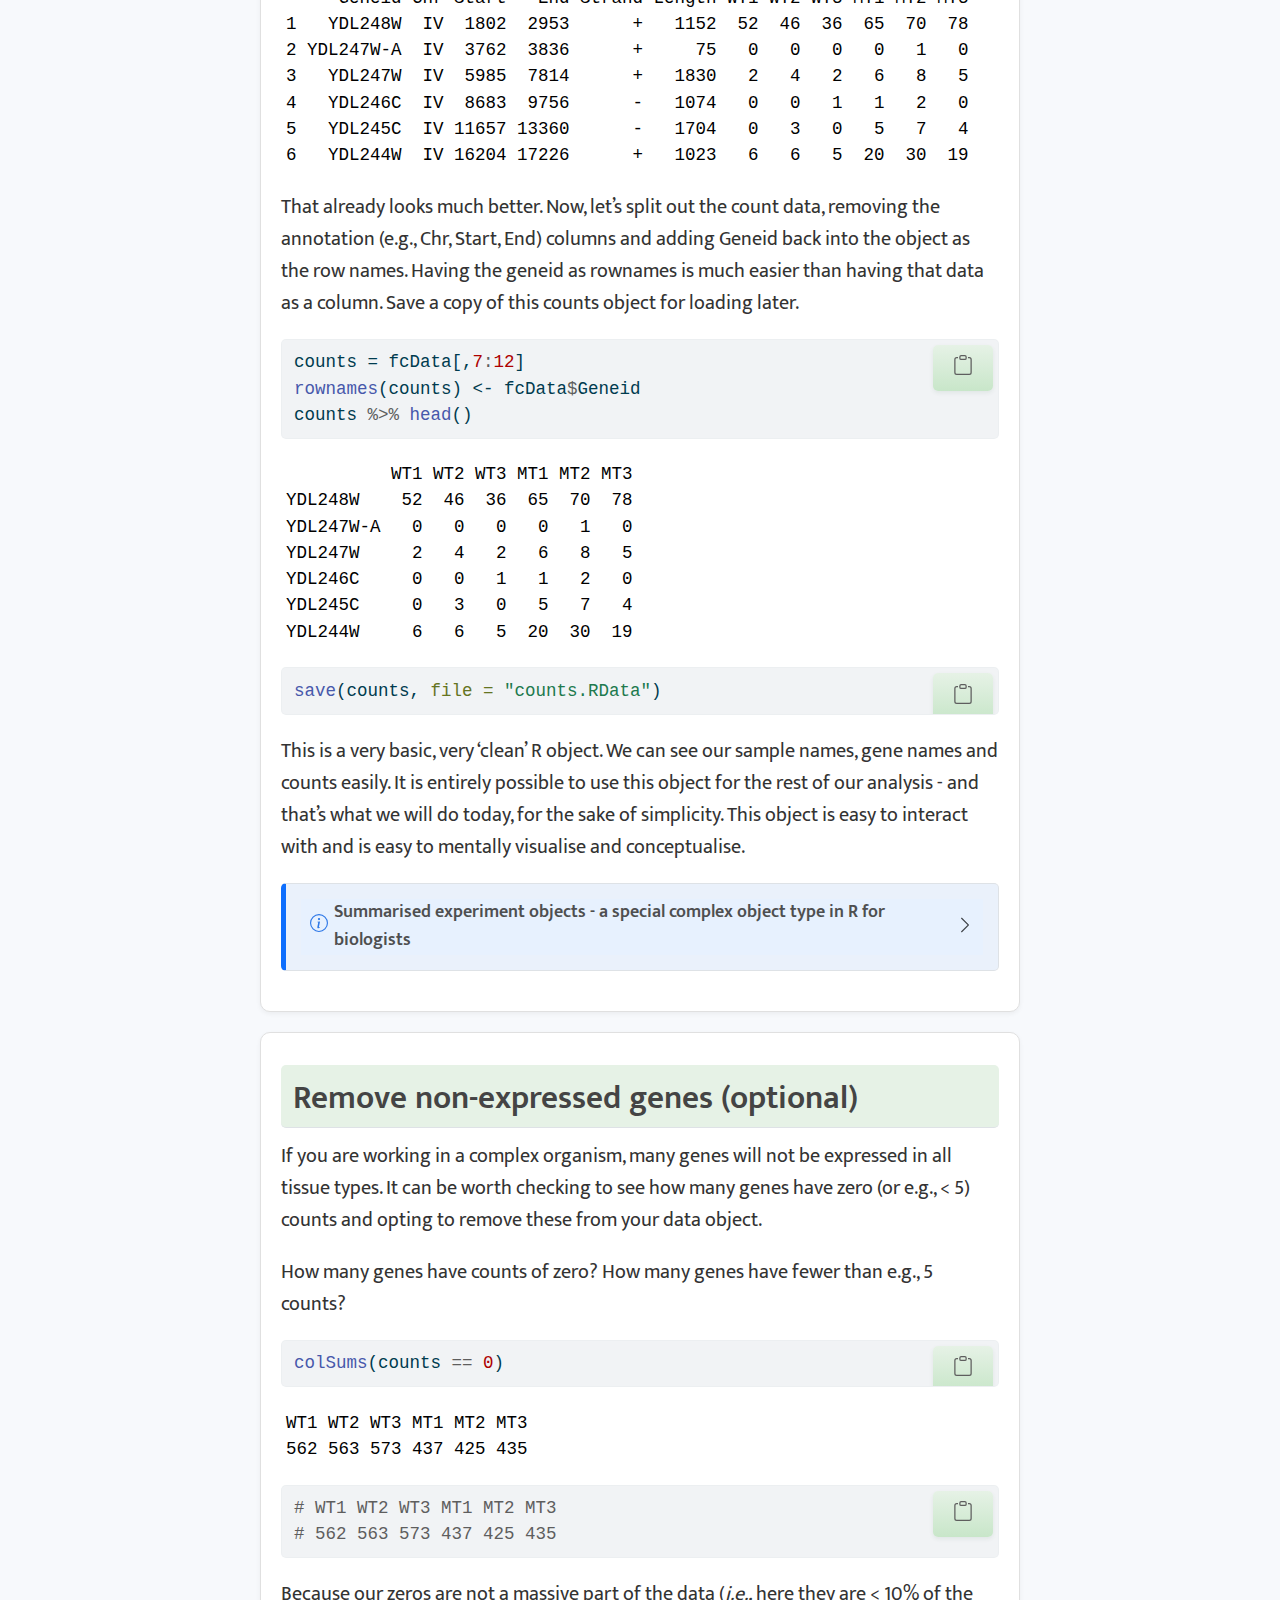
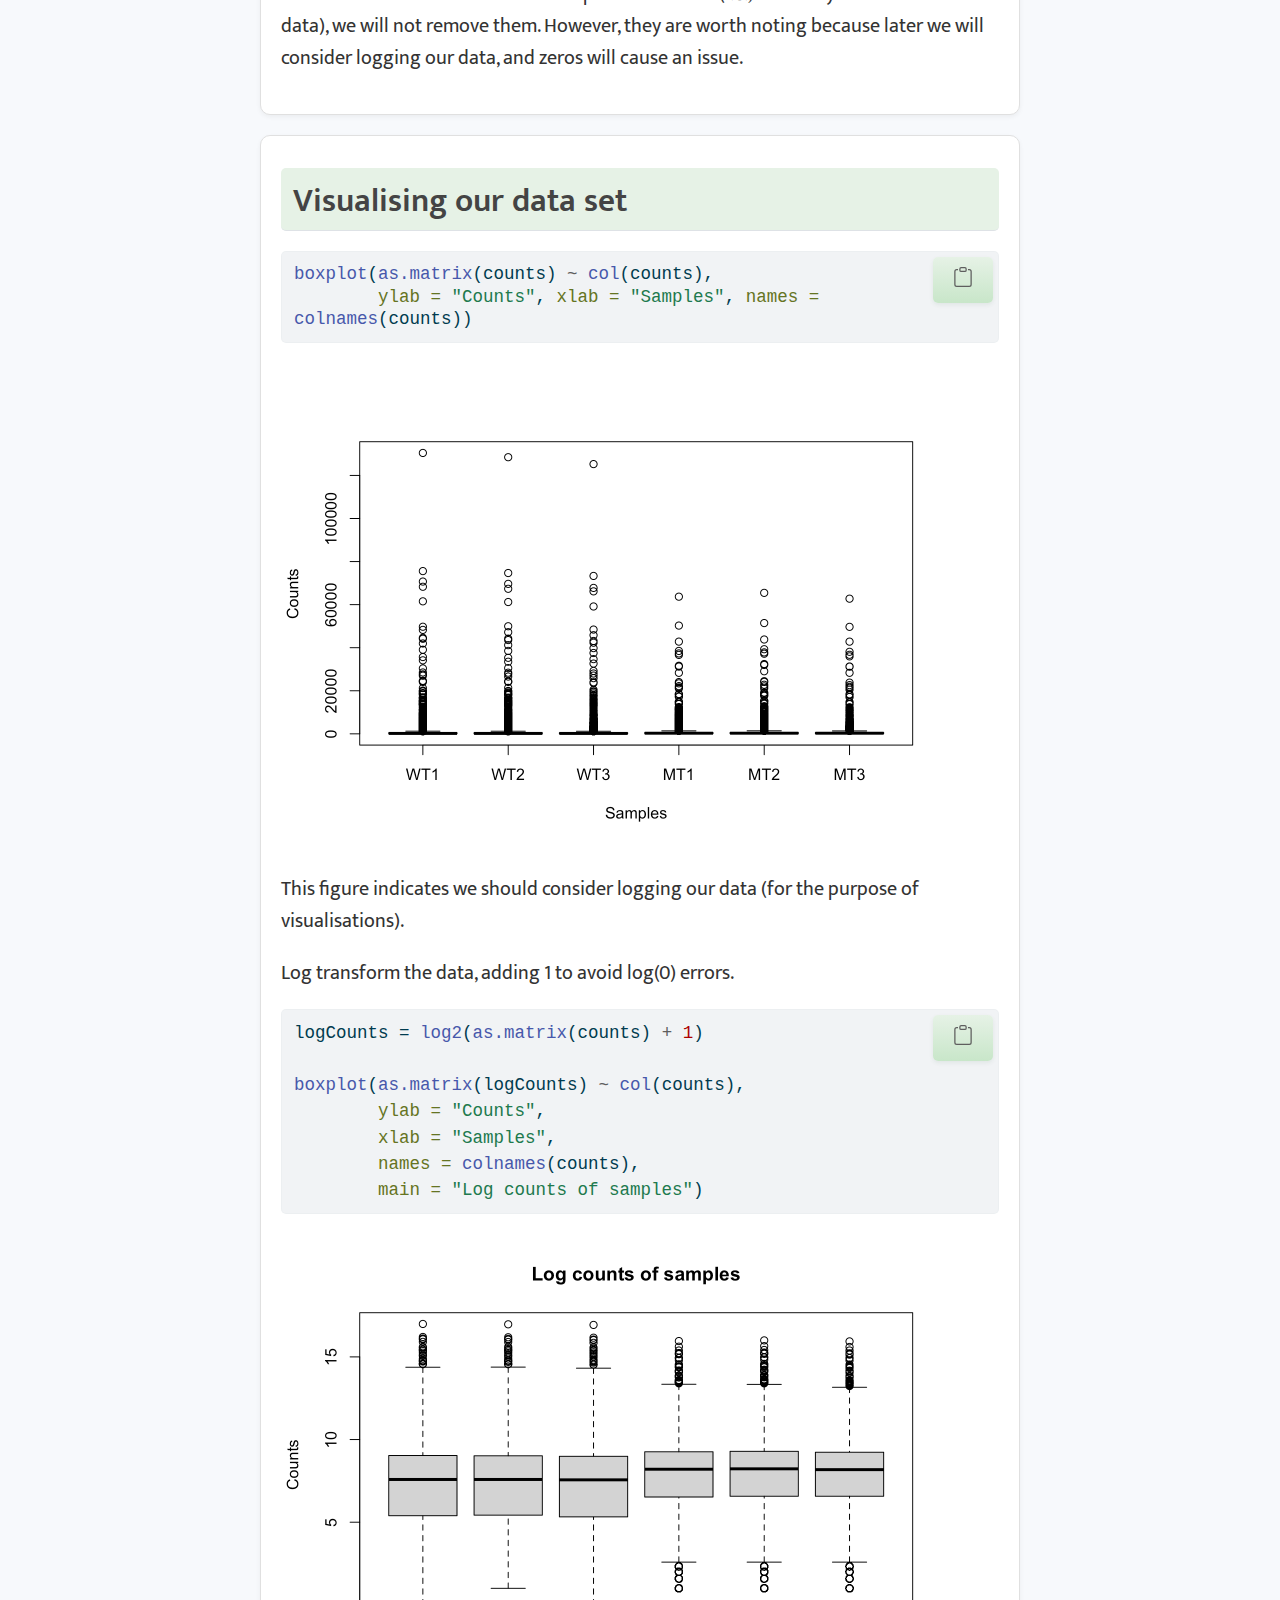
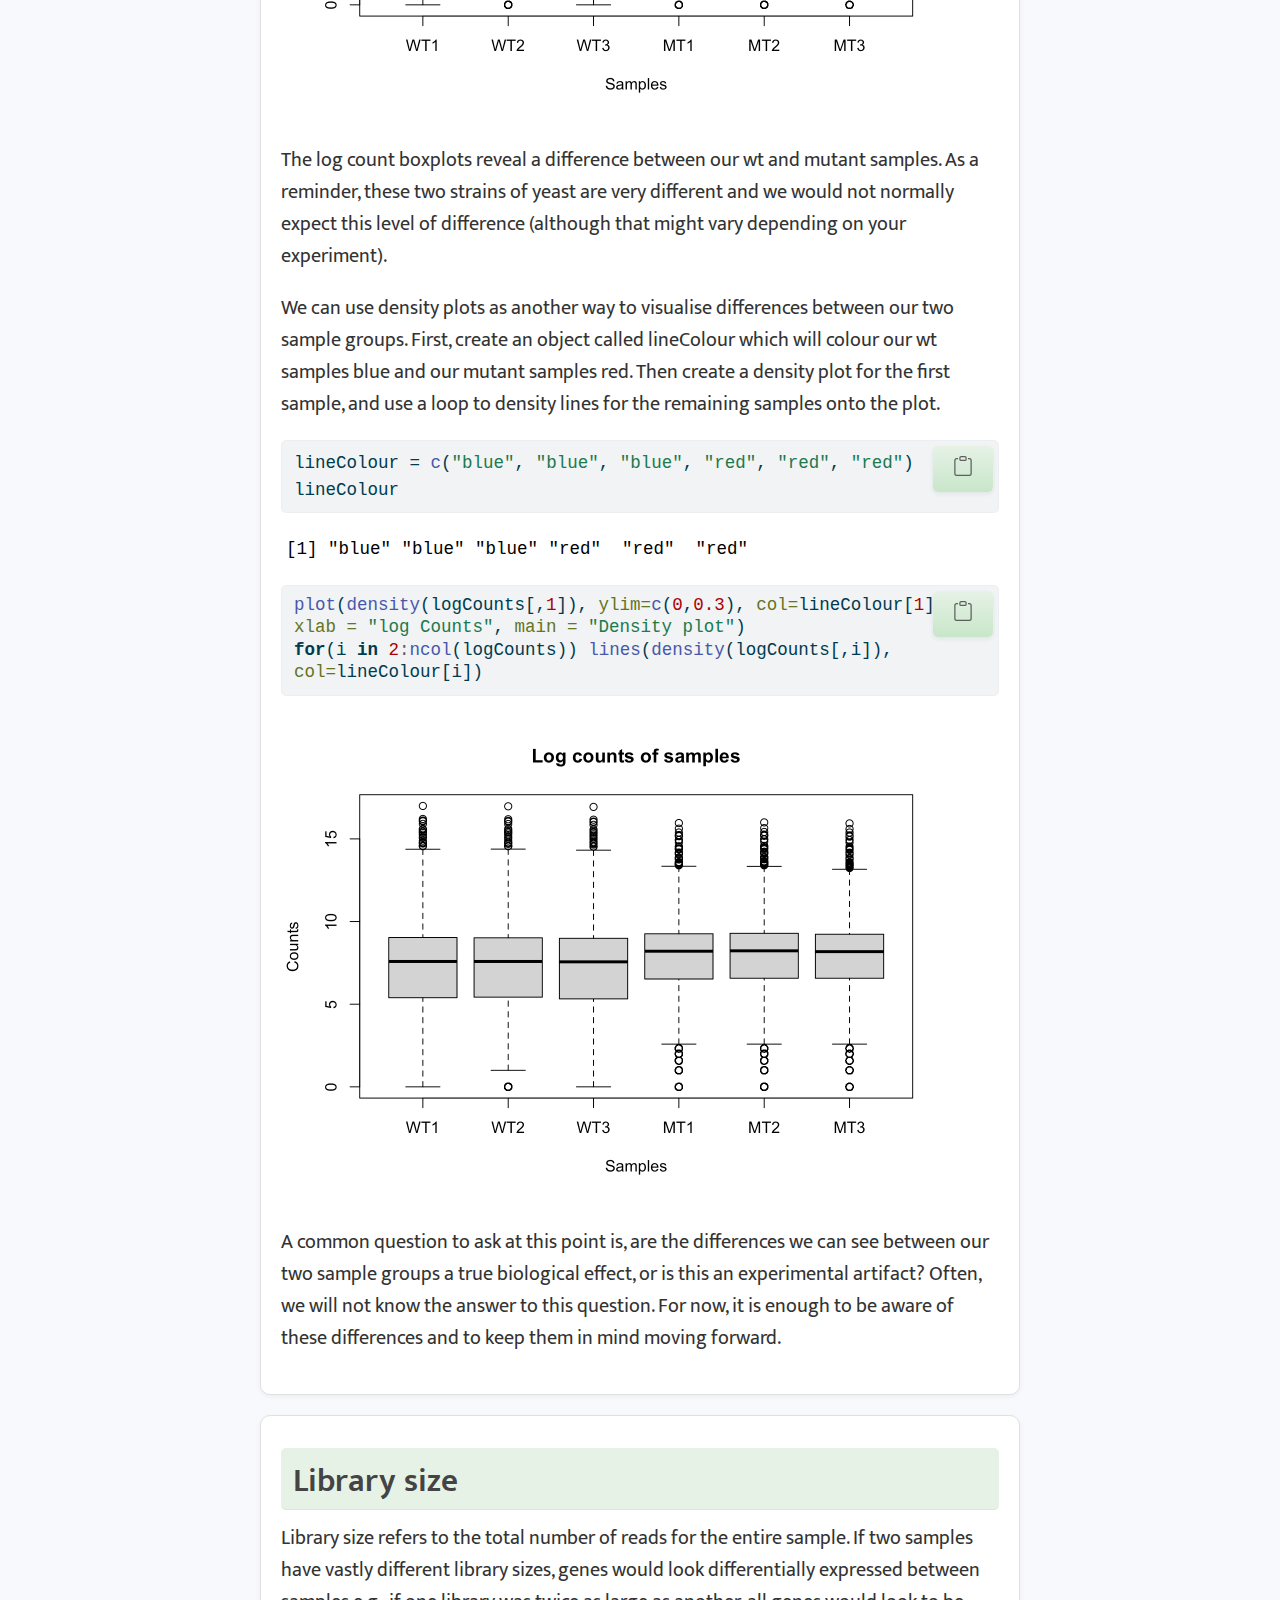
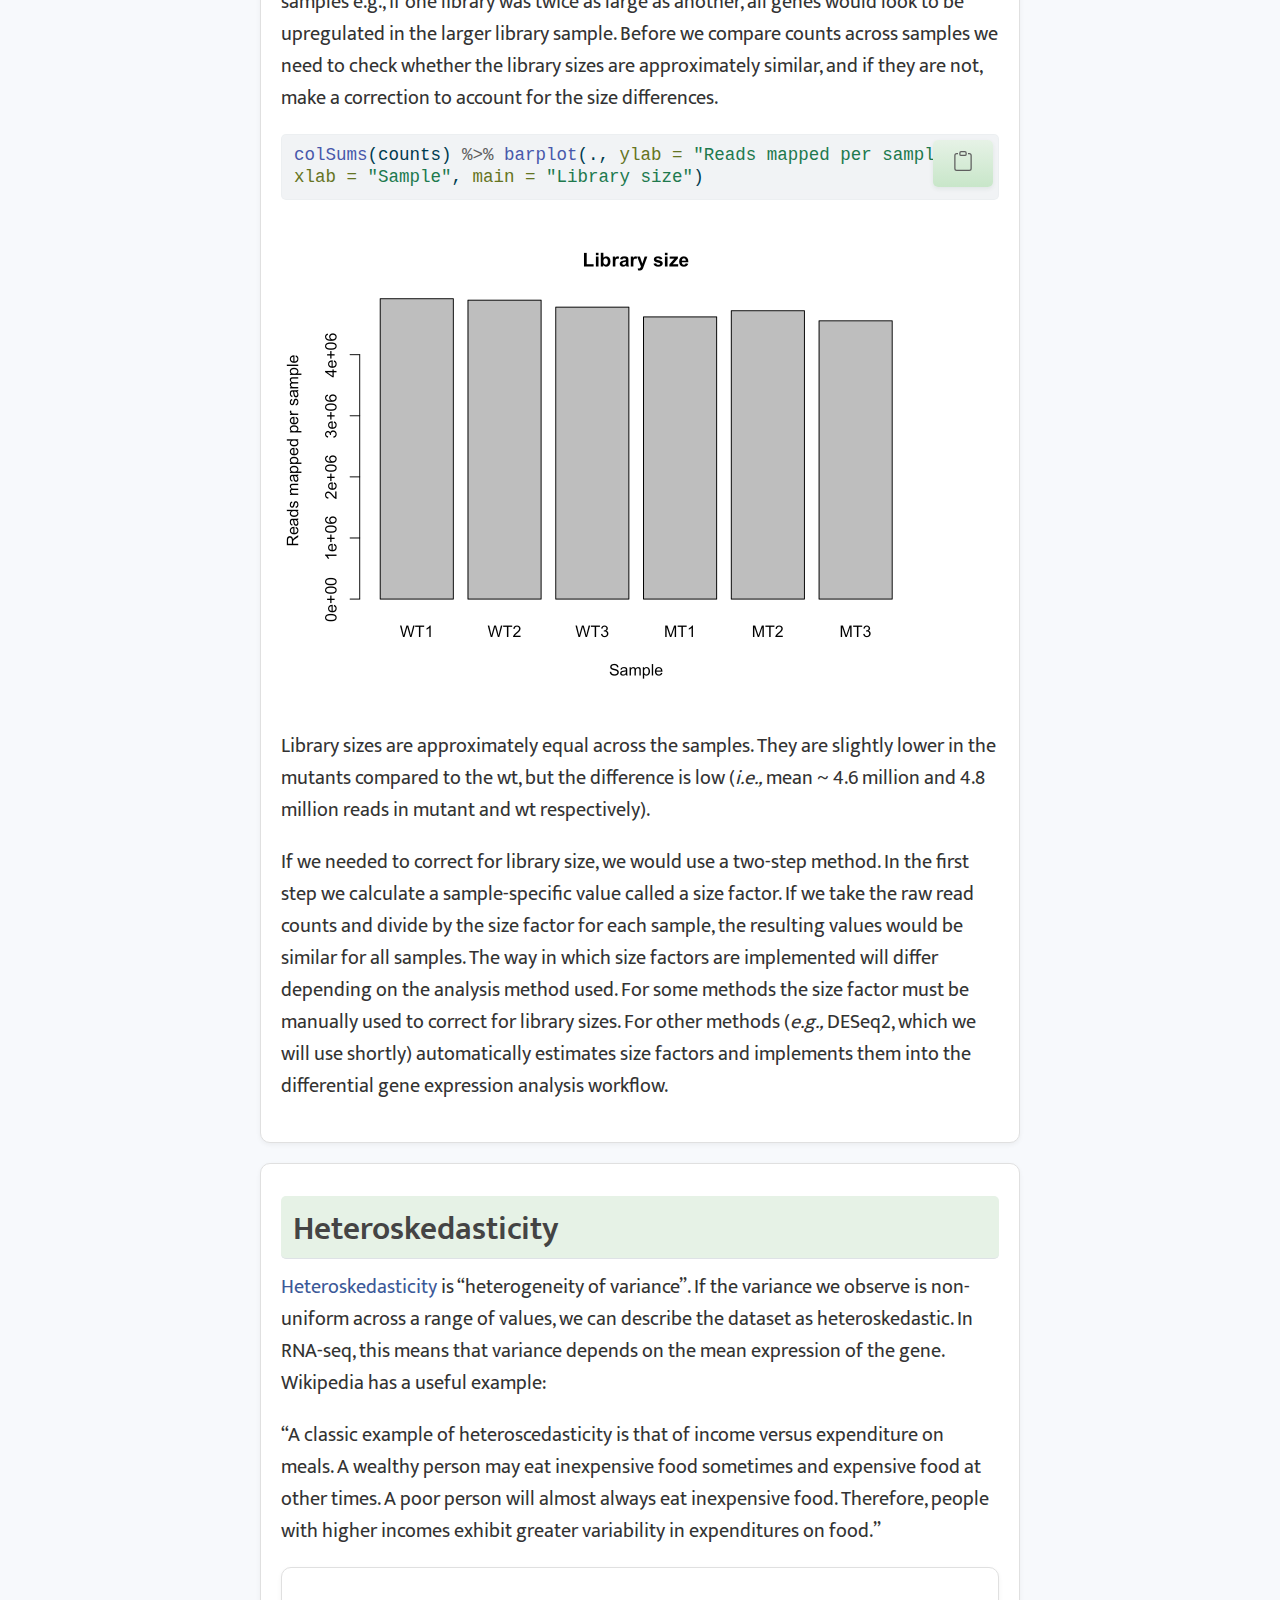
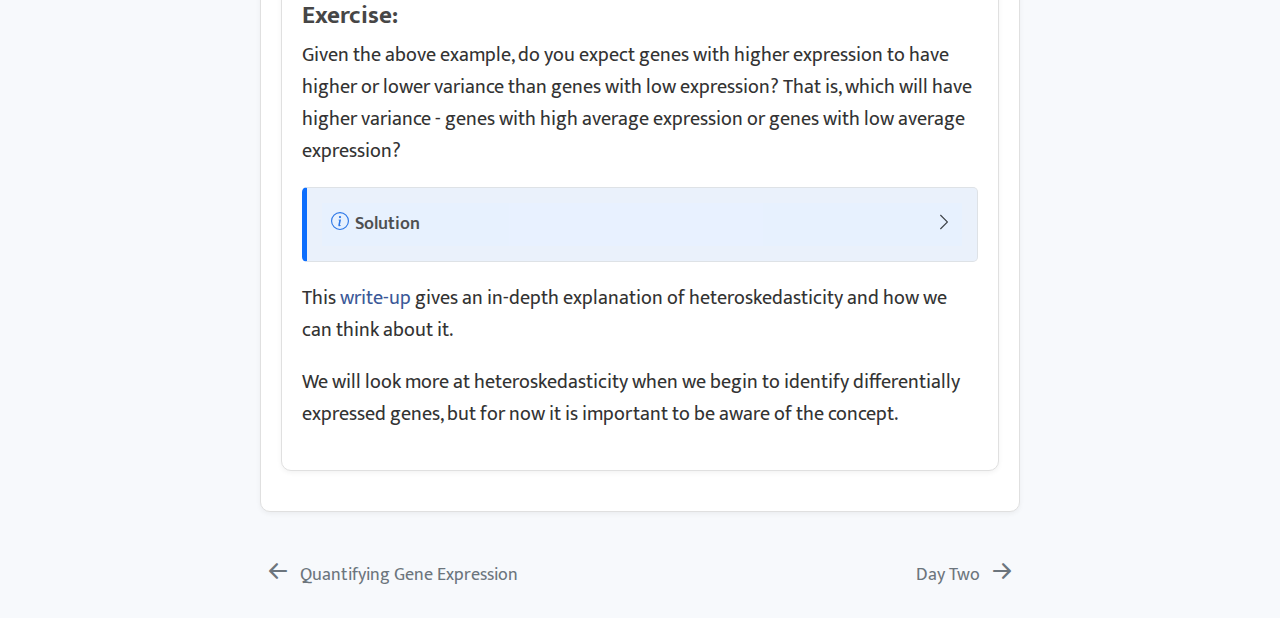
<file: docs/episode_3.html>
<!DOCTYPE html>
<html xmlns="http://www.w3.org/1999/xhtml" lang="en" xml:lang="en"><head>

<meta charset="utf-8">
<meta name="generator" content="quarto-1.7.31">

<meta name="viewport" content="width=device-width, initial-scale=1.0, user-scalable=yes">


<title>Exploratory Analysis – RNA-seq data analysis workflow</title>
<style>
code{white-space: pre-wrap;}
span.smallcaps{font-variant: small-caps;}
div.columns{display: flex; gap: min(4vw, 1.5em);}
div.column{flex: auto; overflow-x: auto;}
div.hanging-indent{margin-left: 1.5em; text-indent: -1.5em;}
ul.task-list{list-style: none;}
ul.task-list li input[type="checkbox"] {
  width: 0.8em;
  margin: 0 0.8em 0.2em -1em; /* quarto-specific, see https://github.com/quarto-dev/quarto-cli/issues/4556 */ 
  vertical-align: middle;
}
/* CSS for syntax highlighting */
html { -webkit-text-size-adjust: 100%; }
pre > code.sourceCode { white-space: pre; position: relative; }
pre > code.sourceCode > span { display: inline-block; line-height: 1.25; }
pre > code.sourceCode > span:empty { height: 1.2em; }
.sourceCode { overflow: visible; }
code.sourceCode > span { color: inherit; text-decoration: inherit; }
div.sourceCode { margin: 1em 0; }
pre.sourceCode { margin: 0; }
@media screen {
div.sourceCode { overflow: auto; }
}
@media print {
pre > code.sourceCode { white-space: pre-wrap; }
pre > code.sourceCode > span { text-indent: -5em; padding-left: 5em; }
}
pre.numberSource code
  { counter-reset: source-line 0; }
pre.numberSource code > span
  { position: relative; left: -4em; counter-increment: source-line; }
pre.numberSource code > span > a:first-child::before
  { content: counter(source-line);
    position: relative; left: -1em; text-align: right; vertical-align: baseline;
    border: none; display: inline-block;
    -webkit-touch-callout: none; -webkit-user-select: none;
    -khtml-user-select: none; -moz-user-select: none;
    -ms-user-select: none; user-select: none;
    padding: 0 4px; width: 4em;
  }
pre.numberSource { margin-left: 3em;  padding-left: 4px; }
div.sourceCode
  {   }
@media screen {
pre > code.sourceCode > span > a:first-child::before { text-decoration: underline; }
}
</style>


<script src="site_libs/quarto-nav/quarto-nav.js"></script>
<script src="site_libs/quarto-nav/headroom.min.js"></script>
<script src="site_libs/clipboard/clipboard.min.js"></script>
<script src="site_libs/quarto-search/autocomplete.umd.js"></script>
<script src="site_libs/quarto-search/fuse.min.js"></script>
<script src="site_libs/quarto-search/quarto-search.js"></script>
<meta name="quarto:offset" content="./">
<link href="./day_2_overview.html" rel="next">
<link href="./episode_2.html" rel="prev">
<link href="./theme_images/GA-image-black-favicon.png" rel="icon" type="image/png">
<script src="site_libs/quarto-html/quarto.js" type="module"></script>
<script src="site_libs/quarto-html/tabsets/tabsets.js" type="module"></script>
<script src="site_libs/quarto-html/popper.min.js"></script>
<script src="site_libs/quarto-html/tippy.umd.min.js"></script>
<script src="site_libs/quarto-html/anchor.min.js"></script>
<link href="site_libs/quarto-html/tippy.css" rel="stylesheet">
<link href="site_libs/quarto-html/quarto-syntax-highlighting-e1a5c8363afafaef2c763b6775fbf3ca.css" rel="stylesheet" id="quarto-text-highlighting-styles">
<script src="site_libs/bootstrap/bootstrap.min.js"></script>
<link href="site_libs/bootstrap/bootstrap-icons.css" rel="stylesheet">
<link href="site_libs/bootstrap/bootstrap-2b26f57d8318b6eba2cd7cd1feee4645.min.css" rel="stylesheet" append-hash="true" id="quarto-bootstrap" data-mode="light">
<script id="quarto-search-options" type="application/json">{
  "location": "sidebar",
  "copy-button": false,
  "collapse-after": 3,
  "panel-placement": "start",
  "type": "textbox",
  "limit": 50,
  "keyboard-shortcut": [
    "f",
    "/",
    "s"
  ],
  "show-item-context": false,
  "language": {
    "search-no-results-text": "No results",
    "search-matching-documents-text": "matching documents",
    "search-copy-link-title": "Copy link to search",
    "search-hide-matches-text": "Hide additional matches",
    "search-more-match-text": "more match in this document",
    "search-more-matches-text": "more matches in this document",
    "search-clear-button-title": "Clear",
    "search-text-placeholder": "",
    "search-detached-cancel-button-title": "Cancel",
    "search-submit-button-title": "Submit",
    "search-label": "Search"
  }
}</script>


<link rel="stylesheet" href="styles.css">
<meta property="og:title" content="Exploratory Analysis – RNA-seq data analysis workflow">
<meta property="og:description" content="">
<meta property="og:image" content="theme_images/exploratory-analysis.png">
<meta property="og:site_name" content="RNA-seq data analysis workflow">
</head>

<body class="nav-sidebar docked quarto-light">

<div id="quarto-search-results"></div>
  <header id="quarto-header" class="headroom fixed-top">
  <nav class="quarto-secondary-nav">
    <div class="container-fluid d-flex">
      <button type="button" class="quarto-btn-toggle btn" data-bs-toggle="collapse" role="button" data-bs-target=".quarto-sidebar-collapse-item" aria-controls="quarto-sidebar" aria-expanded="false" aria-label="Toggle sidebar navigation" onclick="if (window.quartoToggleHeadroom) { window.quartoToggleHeadroom(); }">
        <i class="bi bi-layout-text-sidebar-reverse"></i>
      </button>
        <nav class="quarto-page-breadcrumbs" aria-label="breadcrumb"><ol class="breadcrumb"><li class="breadcrumb-item"><a href="./day_1_overview.html">Day One</a></li><li class="breadcrumb-item"><a href="./episode_3.html">Exploratory Analysis</a></li></ol></nav>
        <a class="flex-grow-1" role="navigation" data-bs-toggle="collapse" data-bs-target=".quarto-sidebar-collapse-item" aria-controls="quarto-sidebar" aria-expanded="false" aria-label="Toggle sidebar navigation" onclick="if (window.quartoToggleHeadroom) { window.quartoToggleHeadroom(); }">      
        </a>
      <button type="button" class="btn quarto-search-button" aria-label="Search" onclick="window.quartoOpenSearch();">
        <i class="bi bi-search"></i>
      </button>
    </div>
  </nav>
</header>
<!-- content -->
<div id="quarto-content" class="quarto-container page-columns page-rows-contents page-layout-article">
<!-- sidebar -->
  <nav id="quarto-sidebar" class="sidebar collapse collapse-horizontal quarto-sidebar-collapse-item sidebar-navigation docked overflow-auto">
    <div class="pt-lg-2 mt-2 text-left sidebar-header">
    <div class="sidebar-title mb-0 py-0">
      <a href="./">RNA-seq data analysis workflow</a> 
        <div class="sidebar-tools-main">
    <a href="https://github.com/GenomicsAotearoa/RNA-seq-data-analysis-workflow" title="Github" class="quarto-navigation-tool px-1" aria-label="Github"><i class="bi bi-github"></i></a>
</div>
    </div>
      </div>
        <div class="mt-2 flex-shrink-0 align-items-center">
        <div class="sidebar-search">
        <div id="quarto-search" class="" title="Search"></div>
        </div>
        </div>
    <div class="sidebar-menu-container"> 
    <ul class="list-unstyled mt-1">
        <li class="sidebar-item">
  <div class="sidebar-item-container"> 
  <a href="./index.html" class="sidebar-item-text sidebar-link">
 <span class="menu-text">Home</span></a>
  </div>
</li>
        <li class="sidebar-item">
  <div class="sidebar-item-container"> 
  <a href="./background.html" class="sidebar-item-text sidebar-link">
 <span class="menu-text">Background</span></a>
  </div>
</li>
        <li class="sidebar-item sidebar-item-section">
      <div class="sidebar-item-container"> 
            <a href="./day_1_overview.html" class="sidebar-item-text sidebar-link">
 <span class="menu-text">Day One</span></a>
          <a class="sidebar-item-toggle text-start" data-bs-toggle="collapse" data-bs-target="#quarto-sidebar-section-1" role="navigation" aria-expanded="true" aria-label="Toggle section">
            <i class="bi bi-chevron-right ms-2"></i>
          </a> 
      </div>
      <ul id="quarto-sidebar-section-1" class="collapse list-unstyled sidebar-section depth1 show">  
          <li class="sidebar-item">
  <div class="sidebar-item-container"> 
  <a href="./episode_1.html" class="sidebar-item-text sidebar-link">
 <span class="menu-text">Sequence Quality - FastQC, MultiQC and Cutadapt</span></a>
  </div>
</li>
          <li class="sidebar-item">
  <div class="sidebar-item-container"> 
  <a href="./episode_2.html" class="sidebar-item-text sidebar-link">
 <span class="menu-text">Quantifying Gene Expression</span></a>
  </div>
</li>
          <li class="sidebar-item">
  <div class="sidebar-item-container"> 
  <a href="./episode_3.html" class="sidebar-item-text sidebar-link active">
 <span class="menu-text">Exploratory Analysis</span></a>
  </div>
</li>
      </ul>
  </li>
        <li class="sidebar-item sidebar-item-section">
      <div class="sidebar-item-container"> 
            <a href="./day_2_overview.html" class="sidebar-item-text sidebar-link">
 <span class="menu-text">Day Two</span></a>
          <a class="sidebar-item-toggle text-start" data-bs-toggle="collapse" data-bs-target="#quarto-sidebar-section-2" role="navigation" aria-expanded="true" aria-label="Toggle section">
            <i class="bi bi-chevron-right ms-2"></i>
          </a> 
      </div>
      <ul id="quarto-sidebar-section-2" class="collapse list-unstyled sidebar-section depth1 show">  
          <li class="sidebar-item">
  <div class="sidebar-item-container"> 
  <a href="./episode_4.html" class="sidebar-item-text sidebar-link">
 <span class="menu-text">Identify Differentially Expressed Genes</span></a>
  </div>
</li>
          <li class="sidebar-item">
  <div class="sidebar-item-container"> 
  <a href="./episode_5.html" class="sidebar-item-text sidebar-link">
 <span class="menu-text">Functional analysis</span></a>
  </div>
</li>
          <li class="sidebar-item">
  <div class="sidebar-item-container"> 
  <a href="./episode_6.html" class="sidebar-item-text sidebar-link">
 <span class="menu-text">Conclusions</span></a>
  </div>
</li>
      </ul>
  </li>
    </ul>
    </div>
</nav>
<div id="quarto-sidebar-glass" class="quarto-sidebar-collapse-item" data-bs-toggle="collapse" data-bs-target=".quarto-sidebar-collapse-item"></div>
<!-- margin-sidebar -->
    <div id="quarto-margin-sidebar" class="sidebar margin-sidebar">
        <nav id="TOC" role="doc-toc" class="toc-active">
    <h2 id="toc-title">Contents</h2>
   
  <ul>
  <li><a href="#what-is-exploratory-analysis-and-why-is-it-necessary" id="toc-what-is-exploratory-analysis-and-why-is-it-necessary" class="nav-link active" data-scroll-target="#what-is-exploratory-analysis-and-why-is-it-necessary">What is exploratory analysis and why is it necessary?</a></li>
  <li><a href="#exploratory-analysis" id="toc-exploratory-analysis" class="nav-link" data-scroll-target="#exploratory-analysis">Exploratory analysis</a></li>
  <li><a href="#remove-non-expressed-genes-optional" id="toc-remove-non-expressed-genes-optional" class="nav-link" data-scroll-target="#remove-non-expressed-genes-optional">Remove non-expressed genes (optional)</a></li>
  <li><a href="#visualising-our-data-set" id="toc-visualising-our-data-set" class="nav-link" data-scroll-target="#visualising-our-data-set">Visualising our data set</a></li>
  <li><a href="#library-size" id="toc-library-size" class="nav-link" data-scroll-target="#library-size">Library size</a></li>
  <li><a href="#heteroskedasticity" id="toc-heteroskedasticity" class="nav-link" data-scroll-target="#heteroskedasticity">Heteroskedasticity</a></li>
  </ul>
</nav>
    </div>
<!-- main -->
<main class="content" id="quarto-document-content">

<header id="title-block-header" class="quarto-title-block default"><nav class="quarto-page-breadcrumbs quarto-title-breadcrumbs d-none d-lg-block" aria-label="breadcrumb"><ol class="breadcrumb"><li class="breadcrumb-item"><a href="./day_1_overview.html">Day One</a></li><li class="breadcrumb-item"><a href="./episode_3.html">Exploratory Analysis</a></li></ol></nav>
<div class="quarto-title">
<h1 class="title">Exploratory Analysis</h1>
</div>



<div class="quarto-title-meta">

    
  
    
  </div>
  


</header>


<div class="quarto-figure quarto-figure-center">
<figure class="figure">
<p><img src="theme_images/exploratory-analysis.png" class="img-fluid quarto-figure quarto-figure-center figure-img" style="width:80.0%"></p>
</figure>
</div>
<p>Exploratory analysis is will cover basic visualisations and characterisations of the data as well as any initial transformations (<em>e.g.,</em> library size) required before we move on to identifying differentially expressed genes.</p>
<section id="what-is-exploratory-analysis-and-why-is-it-necessary" class="level2">
<h2 class="anchored" data-anchor-id="what-is-exploratory-analysis-and-why-is-it-necessary">What is exploratory analysis and why is it necessary?</h2>
<p>Exploratory analysis is looking at the data. You are attempting to get a sense of what the data looks like, to notice outliers or issues (<em>e.g.,</em> hey isn’t it weird that one of my wt samples groups with all the mutant samples, and one of the mut samples groups with the wt samples? I wonder what’s happening there?).</p>
<p>If your data set was a physical problem (like a squeaky wheel or a well wrapped present) you’d physically explore it (pick it up, is it heavy, do I shake it?). Exploratory analysis is the data science equivalent.</p>
</section>
<section id="exploratory-analysis" class="level2">
<h2 class="anchored" data-anchor-id="exploratory-analysis">Exploratory analysis</h2>
<p>From here and for the rest of the workshop, we will be working within R. Use the import data set or <code>read.delim()</code> function to import the file yeast_counts_all_chr, and name the object fcData. Also, load the dplyr library. We will look at some of the basic stats and features of our data object with <code>View()</code>, <code>dim()</code>, and <code>names()</code></p>
<div class="cell">
<div class="sourceCode cell-code" id="cb1"><pre class="sourceCode r code-with-copy"><code class="sourceCode r"><span id="cb1-1"><a href="#cb1-1" aria-hidden="true" tabindex="-1"></a><span class="fu">library</span>(dplyr)</span></code><button title="Copy to Clipboard" class="code-copy-button"><i class="bi"></i></button></pre></div>
</div>
<p>If you are completing this workshop on the REANNZ OpenOnDemand platform, run the code below to load the file:</p>
<div class="cell">
<div class="sourceCode cell-code" id="cb2"><pre class="sourceCode r code-with-copy"><code class="sourceCode r"><span id="cb2-1"><a href="#cb2-1" aria-hidden="true" tabindex="-1"></a>fcData <span class="ot">&lt;-</span> <span class="fu">read.delim</span>(<span class="st">"~/RNA_seq/yeast_counts_all_chr.txt"</span>, <span class="at">comment.char=</span><span class="st">"#"</span>)</span></code><button title="Copy to Clipboard" class="code-copy-button"><i class="bi"></i></button></pre></div>
</div>
<p>If you are completing this workshop on your own local machine, run the code below to load the file from Github:</p>
<div class="cell">
<div class="sourceCode cell-code" id="cb3"><pre class="sourceCode r code-with-copy"><code class="sourceCode r"><span id="cb3-1"><a href="#cb3-1" aria-hidden="true" tabindex="-1"></a>fcData <span class="ot">&lt;-</span> <span class="fu">read.delim</span>(<span class="st">"https://raw.githubusercontent.com/GenomicsAotearoa/RNA-seq-data-analysis-workflow/main/data/yeast_counts_all_chr.txt"</span>, <span class="at">comment.char=</span><span class="st">"#"</span>)</span></code><button title="Copy to Clipboard" class="code-copy-button"><i class="bi"></i></button></pre></div>
</div>
<p>Now let’s take a look at the data.</p>
<div class="cell">
<div class="sourceCode cell-code" id="cb4"><pre class="sourceCode r code-with-copy"><code class="sourceCode r"><span id="cb4-1"><a href="#cb4-1" aria-hidden="true" tabindex="-1"></a><span class="fu">View</span>(fcData)</span>
<span id="cb4-2"><a href="#cb4-2" aria-hidden="true" tabindex="-1"></a>fcData <span class="sc">%&gt;%</span> <span class="fu">head</span>()</span></code><button title="Copy to Clipboard" class="code-copy-button"><i class="bi"></i></button></pre></div>
<div class="cell-output cell-output-stdout">
<pre><code>     Geneid Chr Start   End Strand Length ...STAR.SRR014335.Aligned.out.sam
1   YDL248W  IV  1802  2953      +   1152                                52
2 YDL247W-A  IV  3762  3836      +     75                                 0
3   YDL247W  IV  5985  7814      +   1830                                 2
4   YDL246C  IV  8683  9756      -   1074                                 0
5   YDL245C  IV 11657 13360      -   1704                                 0
6   YDL244W  IV 16204 17226      +   1023                                 6
  ...STAR.SRR014336.Aligned.out.sam ...STAR.SRR014337.Aligned.out.sam
1                                46                                36
2                                 0                                 0
3                                 4                                 2
4                                 0                                 1
5                                 3                                 0
6                                 6                                 5
  ...STAR.SRR014339.Aligned.out.sam ...STAR.SRR014340.Aligned.out.sam
1                                65                                70
2                                 0                                 1
3                                 6                                 8
4                                 1                                 2
5                                 5                                 7
6                                20                                30
  ...STAR.SRR014341.Aligned.out.sam
1                                78
2                                 0
3                                 5
4                                 0
5                                 4
6                                19</code></pre>
</div>
<div class="sourceCode cell-code" id="cb6"><pre class="sourceCode r code-with-copy"><code class="sourceCode r"><span id="cb6-1"><a href="#cb6-1" aria-hidden="true" tabindex="-1"></a><span class="fu">names</span>(fcData)</span></code><button title="Copy to Clipboard" class="code-copy-button"><i class="bi"></i></button></pre></div>
<div class="cell-output cell-output-stdout">
<pre><code> [1] "Geneid"                            "Chr"                              
 [3] "Start"                             "End"                              
 [5] "Strand"                            "Length"                           
 [7] "...STAR.SRR014335.Aligned.out.sam" "...STAR.SRR014336.Aligned.out.sam"
 [9] "...STAR.SRR014337.Aligned.out.sam" "...STAR.SRR014339.Aligned.out.sam"
[11] "...STAR.SRR014340.Aligned.out.sam" "...STAR.SRR014341.Aligned.out.sam"</code></pre>
</div>
</div>
<p>To help with our future data analysis, let’s rename the column names for the samples.</p>
<div class="cell">
<div class="sourceCode cell-code" id="cb8"><pre class="sourceCode r code-with-copy"><code class="sourceCode r"><span id="cb8-1"><a href="#cb8-1" aria-hidden="true" tabindex="-1"></a><span class="fu">names</span>(fcData)[<span class="dv">7</span><span class="sc">:</span><span class="dv">12</span>] <span class="ot">&lt;-</span> <span class="fu">c</span>(<span class="st">"WT1"</span>, <span class="st">"WT2"</span>, <span class="st">"WT3"</span>, <span class="st">"MT1"</span>, <span class="st">"MT2"</span>, <span class="st">"MT3"</span>)</span>
<span id="cb8-2"><a href="#cb8-2" aria-hidden="true" tabindex="-1"></a></span>
<span id="cb8-3"><a href="#cb8-3" aria-hidden="true" tabindex="-1"></a>fcData <span class="sc">%&gt;%</span> <span class="fu">head</span>()</span></code><button title="Copy to Clipboard" class="code-copy-button"><i class="bi"></i></button></pre></div>
<div class="cell-output cell-output-stdout">
<pre><code>     Geneid Chr Start   End Strand Length WT1 WT2 WT3 MT1 MT2 MT3
1   YDL248W  IV  1802  2953      +   1152  52  46  36  65  70  78
2 YDL247W-A  IV  3762  3836      +     75   0   0   0   0   1   0
3   YDL247W  IV  5985  7814      +   1830   2   4   2   6   8   5
4   YDL246C  IV  8683  9756      -   1074   0   0   1   1   2   0
5   YDL245C  IV 11657 13360      -   1704   0   3   0   5   7   4
6   YDL244W  IV 16204 17226      +   1023   6   6   5  20  30  19</code></pre>
</div>
</div>
<p>That already looks much better. Now, let’s split out the count data, removing the annotation (e.g., Chr, Start, End) columns and adding Geneid back into the object as the row names. Having the geneid as rownames is much easier than having that data as a column. Save a copy of this counts object for loading later.</p>
<div class="cell">
<div class="sourceCode cell-code" id="cb10"><pre class="sourceCode r code-with-copy"><code class="sourceCode r"><span id="cb10-1"><a href="#cb10-1" aria-hidden="true" tabindex="-1"></a>counts <span class="ot">=</span> fcData[,<span class="dv">7</span><span class="sc">:</span><span class="dv">12</span>]</span>
<span id="cb10-2"><a href="#cb10-2" aria-hidden="true" tabindex="-1"></a><span class="fu">rownames</span>(counts) <span class="ot">&lt;-</span> fcData<span class="sc">$</span>Geneid</span>
<span id="cb10-3"><a href="#cb10-3" aria-hidden="true" tabindex="-1"></a>counts <span class="sc">%&gt;%</span> <span class="fu">head</span>()</span></code><button title="Copy to Clipboard" class="code-copy-button"><i class="bi"></i></button></pre></div>
<div class="cell-output cell-output-stdout">
<pre><code>          WT1 WT2 WT3 MT1 MT2 MT3
YDL248W    52  46  36  65  70  78
YDL247W-A   0   0   0   0   1   0
YDL247W     2   4   2   6   8   5
YDL246C     0   0   1   1   2   0
YDL245C     0   3   0   5   7   4
YDL244W     6   6   5  20  30  19</code></pre>
</div>
<div class="sourceCode cell-code" id="cb12"><pre class="sourceCode r code-with-copy"><code class="sourceCode r"><span id="cb12-1"><a href="#cb12-1" aria-hidden="true" tabindex="-1"></a><span class="fu">save</span>(counts, <span class="at">file =</span> <span class="st">"counts.RData"</span>)</span></code><button title="Copy to Clipboard" class="code-copy-button"><i class="bi"></i></button></pre></div>
</div>
<p>This is a very basic, very ‘clean’ R object. We can see our sample names, gene names and counts easily. It is entirely possible to use this object for the rest of our analysis - and that’s what we will do today, for the sake of simplicity. This object is easy to interact with and is easy to mentally visualise and conceptualise.</p>
<div class="callout callout-style-default callout-note callout-titled">
<div class="callout-header d-flex align-content-center" data-bs-toggle="collapse" data-bs-target=".callout-1-contents" aria-controls="callout-1" aria-expanded="false" aria-label="Toggle callout">
<div class="callout-icon-container">
<i class="callout-icon"></i>
</div>
<div class="callout-title-container flex-fill">
Summarised experiment objects - a special complex object type in R for biologists
</div>
<div class="callout-btn-toggle d-inline-block border-0 py-1 ps-1 pe-0 float-end"><i class="callout-toggle"></i></div>
</div>
<div id="callout-1" class="callout-1-contents callout-collapse collapse">
<div class="callout-body-container callout-body">
<p>It’s worth noting that many newer R packages and workflows will require (or at least strongly encourage) you to use a “summarised experiment object”. If a vector is a one-dimensional data storage object, and a matrix is a two-dimensional data storage object, you can think of a summarised experiment object as a three-dimensional way of storing data. In a summarised experiment object where you have the genes on the y axis and the samples on the x axis with counts as the observations, the z axis could be a second matrix storing different observations. Summarised experiment objects can stack multiple data types in this way and build up a complex (but tidy) array of data. Summarised experiment objects are powerful but can be harder to mentally conceptualise and require more complex code to interact with the data they store.</p>
<p><a href="https://carpentries-incubator.github.io/bioc-intro/60-next-steps.html#next-steps">Summarised experiment objects</a> are covered in the Carpentries Introduction to Data Analysis with R workshop.</p>
<div class="quarto-figure quarto-figure-center">
<figure class="figure">
<p><img src="images/carpentriesSummarisedExperiment.svg" class="img-fluid figure-img"></p>
<figcaption>The summarised experiment object, image from the Carpentries Incubator Introduction to Data Analysis with R workshop.</figcaption>
</figure>
</div>
</div>
</div>
</div>
</section>
<section id="remove-non-expressed-genes-optional" class="level2">
<h2 class="anchored" data-anchor-id="remove-non-expressed-genes-optional">Remove non-expressed genes (optional)</h2>
<p>If you are working in a complex organism, many genes will not be expressed in all tissue types. It can be worth checking to see how many genes have zero (or e.g., &lt; 5) counts and opting to remove these from your data object.</p>
<p>How many genes have counts of zero? How many genes have fewer than e.g., 5 counts?</p>
<div class="cell">
<div class="sourceCode cell-code" id="cb13"><pre class="sourceCode r code-with-copy"><code class="sourceCode r"><span id="cb13-1"><a href="#cb13-1" aria-hidden="true" tabindex="-1"></a><span class="fu">colSums</span>(counts <span class="sc">==</span> <span class="dv">0</span>)</span></code><button title="Copy to Clipboard" class="code-copy-button"><i class="bi"></i></button></pre></div>
<div class="cell-output cell-output-stdout">
<pre><code>WT1 WT2 WT3 MT1 MT2 MT3 
562 563 573 437 425 435 </code></pre>
</div>
</div>
<div class="cell">
<div class="sourceCode cell-code" id="cb15"><pre class="sourceCode r code-with-copy"><code class="sourceCode r"><span id="cb15-1"><a href="#cb15-1" aria-hidden="true" tabindex="-1"></a><span class="co"># WT1 WT2 WT3 MT1 MT2 MT3 </span></span>
<span id="cb15-2"><a href="#cb15-2" aria-hidden="true" tabindex="-1"></a><span class="co"># 562 563 573 437 425 435 </span></span></code><button title="Copy to Clipboard" class="code-copy-button"><i class="bi"></i></button></pre></div>
</div>
<p>Because our zeros are not a massive part of the data (<em>i.e.,</em> here they are &lt; 10% of the data), we will not remove them. However, they are worth noting because later we will consider logging our data, and zeros will cause an issue.</p>
</section>
<section id="visualising-our-data-set" class="level2">
<h2 class="anchored" data-anchor-id="visualising-our-data-set">Visualising our data set</h2>
<div class="cell">
<div class="sourceCode cell-code" id="cb16"><pre class="sourceCode r code-with-copy"><code class="sourceCode r"><span id="cb16-1"><a href="#cb16-1" aria-hidden="true" tabindex="-1"></a><span class="fu">boxplot</span>(<span class="fu">as.matrix</span>(counts) <span class="sc">~</span> <span class="fu">col</span>(counts), </span>
<span id="cb16-2"><a href="#cb16-2" aria-hidden="true" tabindex="-1"></a>        <span class="at">ylab =</span> <span class="st">"Counts"</span>, <span class="at">xlab =</span> <span class="st">"Samples"</span>, <span class="at">names =</span> <span class="fu">colnames</span>(counts))</span></code><button title="Copy to Clipboard" class="code-copy-button"><i class="bi"></i></button></pre></div>
<div class="cell-output-display">
<div>
<figure class="figure">
<p><img src="episode_3_files/figure-html/unnamed-chunk-9-1.png" class="img-fluid figure-img" width="672"></p>
</figure>
</div>
</div>
</div>
<p>This figure indicates we should consider logging our data (for the purpose of visualisations).</p>
<p>Log transform the data, adding 1 to avoid log(0) errors.</p>
<div class="cell">
<div class="sourceCode cell-code" id="cb17"><pre class="sourceCode r code-with-copy"><code class="sourceCode r"><span id="cb17-1"><a href="#cb17-1" aria-hidden="true" tabindex="-1"></a>logCounts <span class="ot">=</span> <span class="fu">log2</span>(<span class="fu">as.matrix</span>(counts) <span class="sc">+</span> <span class="dv">1</span>)</span>
<span id="cb17-2"><a href="#cb17-2" aria-hidden="true" tabindex="-1"></a></span>
<span id="cb17-3"><a href="#cb17-3" aria-hidden="true" tabindex="-1"></a><span class="fu">boxplot</span>(<span class="fu">as.matrix</span>(logCounts) <span class="sc">~</span> <span class="fu">col</span>(counts), </span>
<span id="cb17-4"><a href="#cb17-4" aria-hidden="true" tabindex="-1"></a>        <span class="at">ylab =</span> <span class="st">"Counts"</span>, </span>
<span id="cb17-5"><a href="#cb17-5" aria-hidden="true" tabindex="-1"></a>        <span class="at">xlab =</span> <span class="st">"Samples"</span>, </span>
<span id="cb17-6"><a href="#cb17-6" aria-hidden="true" tabindex="-1"></a>        <span class="at">names =</span> <span class="fu">colnames</span>(counts), </span>
<span id="cb17-7"><a href="#cb17-7" aria-hidden="true" tabindex="-1"></a>        <span class="at">main =</span> <span class="st">"Log counts of samples"</span>)</span></code><button title="Copy to Clipboard" class="code-copy-button"><i class="bi"></i></button></pre></div>
<div class="cell-output-display">
<div>
<figure class="figure">
<p><img src="episode_3_files/figure-html/unnamed-chunk-10-1.png" class="img-fluid figure-img" width="672"></p>
</figure>
</div>
</div>
</div>
<p>The log count boxplots reveal a difference between our wt and mutant samples. As a reminder, these two strains of yeast are very different and we would not normally expect this level of difference (although that might vary depending on your experiment).</p>
<p>We can use density plots as another way to visualise differences between our two sample groups. First, create an object called lineColour which will colour our wt samples blue and our mutant samples red. Then create a density plot for the first sample, and use a loop to density lines for the remaining samples onto the plot.</p>
<div class="cell">
<div class="sourceCode cell-code" id="cb18"><pre class="sourceCode r code-with-copy"><code class="sourceCode r"><span id="cb18-1"><a href="#cb18-1" aria-hidden="true" tabindex="-1"></a>lineColour <span class="ot">=</span> <span class="fu">c</span>(<span class="st">"blue"</span>, <span class="st">"blue"</span>, <span class="st">"blue"</span>, <span class="st">"red"</span>, <span class="st">"red"</span>, <span class="st">"red"</span>)</span>
<span id="cb18-2"><a href="#cb18-2" aria-hidden="true" tabindex="-1"></a>lineColour</span></code><button title="Copy to Clipboard" class="code-copy-button"><i class="bi"></i></button></pre></div>
<div class="cell-output cell-output-stdout">
<pre><code>[1] "blue" "blue" "blue" "red"  "red"  "red" </code></pre>
</div>
<div class="sourceCode cell-code" id="cb20"><pre class="sourceCode r code-with-copy"><code class="sourceCode r"><span id="cb20-1"><a href="#cb20-1" aria-hidden="true" tabindex="-1"></a><span class="fu">plot</span>(<span class="fu">density</span>(logCounts[,<span class="dv">1</span>]), <span class="at">ylim=</span><span class="fu">c</span>(<span class="dv">0</span>,<span class="fl">0.3</span>), <span class="at">col=</span>lineColour[<span class="dv">1</span>], <span class="at">xlab =</span> <span class="st">"log Counts"</span>, <span class="at">main =</span> <span class="st">"Density plot"</span>)</span>
<span id="cb20-2"><a href="#cb20-2" aria-hidden="true" tabindex="-1"></a><span class="cf">for</span>(i <span class="cf">in</span> <span class="dv">2</span><span class="sc">:</span><span class="fu">ncol</span>(logCounts)) <span class="fu">lines</span>(<span class="fu">density</span>(logCounts[,i]), <span class="at">col=</span>lineColour[i])</span></code><button title="Copy to Clipboard" class="code-copy-button"><i class="bi"></i></button></pre></div>
<div class="cell-output-display">
<div>
<figure class="figure">
<p><img src="episode_3_files/figure-html/unnamed-chunk-11-1.png" class="img-fluid figure-img" width="672"></p>
</figure>
</div>
</div>
</div>
<p>A common question to ask at this point is, are the differences we can see between our two sample groups a true biological effect, or is this an experimental artifact? Often, we will not know the answer to this question. For now, it is enough to be aware of these differences and to keep them in mind moving forward.</p>
</section>
<section id="library-size" class="level2">
<h2 class="anchored" data-anchor-id="library-size">Library size</h2>
<p>Library size refers to the total number of reads for the entire sample. If two samples have vastly different library sizes, genes would look differentially expressed between samples e.g., if one library was twice as large as another, all genes would look to be upregulated in the larger library sample. Before we compare counts across samples we need to check whether the library sizes are approximately similar, and if they are not, make a correction to account for the size differences.</p>
<div class="cell">
<div class="sourceCode cell-code" id="cb21"><pre class="sourceCode r code-with-copy"><code class="sourceCode r"><span id="cb21-1"><a href="#cb21-1" aria-hidden="true" tabindex="-1"></a><span class="fu">colSums</span>(counts) <span class="sc">%&gt;%</span> <span class="fu">barplot</span>(., <span class="at">ylab =</span> <span class="st">"Reads mapped per sample"</span>, <span class="at">xlab =</span> <span class="st">"Sample"</span>, <span class="at">main =</span> <span class="st">"Library size"</span>)</span></code><button title="Copy to Clipboard" class="code-copy-button"><i class="bi"></i></button></pre></div>
<div class="cell-output-display">
<div>
<figure class="figure">
<p><img src="episode_3_files/figure-html/unnamed-chunk-12-1.png" class="img-fluid figure-img" width="672"></p>
</figure>
</div>
</div>
</div>
<p>Library sizes are approximately equal across the samples. They are slightly lower in the mutants compared to the wt, but the difference is low (<em>i.e.,</em> mean ~ 4.6 million and 4.8 million reads in mutant and wt respectively).</p>
<p>If we needed to correct for library size, we would use a two-step method. In the first step we calculate a sample-specific value called a size factor. If we take the raw read counts and divide by the size factor for each sample, the resulting values would be similar for all samples. The way in which size factors are implemented will differ depending on the analysis method used. For some methods the size factor must be manually used to correct for library sizes. For other methods (<em>e.g.,</em> DESeq2, which we will use shortly) automatically estimates size factors and implements them into the differential gene expression analysis workflow.</p>
</section>
<section id="heteroskedasticity" class="level2">
<h2 class="anchored" data-anchor-id="heteroskedasticity">Heteroskedasticity</h2>
<p><a href="https://en.wikipedia.org/wiki/Homoscedasticity_and_heteroscedasticity">Heteroskedasticity</a> is “heterogeneity of variance”. If the variance we observe is non-uniform across a range of values, we can describe the dataset as heteroskedastic. In RNA-seq, this means that variance depends on the mean expression of the gene. Wikipedia has a useful example:</p>
<p>“A classic example of heteroscedasticity is that of income versus expenditure on meals. A wealthy person may eat inexpensive food sometimes and expensive food at other times. A poor person will almost always eat inexpensive food. Therefore, people with higher incomes exhibit greater variability in expenditures on food.”</p>
<section id="exercise" class="level4">
<h4 class="anchored" data-anchor-id="exercise"><strong>Exercise:</strong></h4>
<p>Given the above example, do you expect genes with higher expression to have higher or lower variance than genes with low expression? That is, which will have higher variance - genes with high average expression or genes with low average expression?</p>
<div class="callout callout-style-default callout-note callout-titled">
<div class="callout-header d-flex align-content-center" data-bs-toggle="collapse" data-bs-target=".callout-2-contents" aria-controls="callout-2" aria-expanded="false" aria-label="Toggle callout">
<div class="callout-icon-container">
<i class="callout-icon"></i>
</div>
<div class="callout-title-container flex-fill">
Solution
</div>
<div class="callout-btn-toggle d-inline-block border-0 py-1 ps-1 pe-0 float-end"><i class="callout-toggle"></i></div>
</div>
<div id="callout-2" class="callout-2-contents callout-collapse collapse">
<div class="callout-body-container callout-body">
<p>This can be a surprisingly complex question to answer, and depends on how we think about variance. If a gene has a high mean expression (<em>e.g.,</em> say 1000), then we can expect that the standard deviation will be a reasonably high number (<em>e.g.,</em> let’s say 20). If a gene has low mean expression (e.g., 10), then the standard deviation will be small (<em>e.g.,</em> 2). So, it is true to say that for genes with higher average expression, the standard deviation is greater.</p>
<p>However, we also need to think about magnitude of variance, which we can do using the numbers from our above imaginary examples. For the gene with a mean expression of 1000 and sd of 20, going from 1000 to 1020 is not a big change (i.e., 1.02 fold change). For the gene with the low mean expression, going from 10 to 12 <em>is</em> a large change (i.e., 1.2 fold change).</p>
<p>Our assumption then is that a large fold change, regardless of the actual read count change for that gene, has a meaningful biological effect.</p>
</div>
</div>
</div>
<p>This <a href="https://github.com/friedue/Notes/blob/master/RNA_heteroskedasticity.md">write-up</a> gives an in-depth explanation of heteroskedasticity and how we can think about it.</p>
<p>We will look more at heteroskedasticity when we begin to identify differentially expressed genes, but for now it is important to be aware of the concept.</p>


</section>
</section>

</main> <!-- /main -->
<script id="quarto-html-after-body" type="application/javascript">
  window.document.addEventListener("DOMContentLoaded", function (event) {
    const icon = "";
    const anchorJS = new window.AnchorJS();
    anchorJS.options = {
      placement: 'right',
      icon: icon
    };
    anchorJS.add('.anchored');
    const isCodeAnnotation = (el) => {
      for (const clz of el.classList) {
        if (clz.startsWith('code-annotation-')) {                     
          return true;
        }
      }
      return false;
    }
    const onCopySuccess = function(e) {
      // button target
      const button = e.trigger;
      // don't keep focus
      button.blur();
      // flash "checked"
      button.classList.add('code-copy-button-checked');
      var currentTitle = button.getAttribute("title");
      button.setAttribute("title", "Copied!");
      let tooltip;
      if (window.bootstrap) {
        button.setAttribute("data-bs-toggle", "tooltip");
        button.setAttribute("data-bs-placement", "left");
        button.setAttribute("data-bs-title", "Copied!");
        tooltip = new bootstrap.Tooltip(button, 
          { trigger: "manual", 
            customClass: "code-copy-button-tooltip",
            offset: [0, -8]});
        tooltip.show();    
      }
      setTimeout(function() {
        if (tooltip) {
          tooltip.hide();
          button.removeAttribute("data-bs-title");
          button.removeAttribute("data-bs-toggle");
          button.removeAttribute("data-bs-placement");
        }
        button.setAttribute("title", currentTitle);
        button.classList.remove('code-copy-button-checked');
      }, 1000);
      // clear code selection
      e.clearSelection();
    }
    const getTextToCopy = function(trigger) {
        const codeEl = trigger.previousElementSibling.cloneNode(true);
        for (const childEl of codeEl.children) {
          if (isCodeAnnotation(childEl)) {
            childEl.remove();
          }
        }
        return codeEl.innerText;
    }
    const clipboard = new window.ClipboardJS('.code-copy-button:not([data-in-quarto-modal])', {
      text: getTextToCopy
    });
    clipboard.on('success', onCopySuccess);
    if (window.document.getElementById('quarto-embedded-source-code-modal')) {
      const clipboardModal = new window.ClipboardJS('.code-copy-button[data-in-quarto-modal]', {
        text: getTextToCopy,
        container: window.document.getElementById('quarto-embedded-source-code-modal')
      });
      clipboardModal.on('success', onCopySuccess);
    }
      var localhostRegex = new RegExp(/^(?:http|https):\/\/localhost\:?[0-9]*\//);
      var mailtoRegex = new RegExp(/^mailto:/);
        var filterRegex = new RegExp('/' + window.location.host + '/');
      var isInternal = (href) => {
          return filterRegex.test(href) || localhostRegex.test(href) || mailtoRegex.test(href);
      }
      // Inspect non-navigation links and adorn them if external
     var links = window.document.querySelectorAll('a[href]:not(.nav-link):not(.navbar-brand):not(.toc-action):not(.sidebar-link):not(.sidebar-item-toggle):not(.pagination-link):not(.no-external):not([aria-hidden]):not(.dropdown-item):not(.quarto-navigation-tool):not(.about-link)');
      for (var i=0; i<links.length; i++) {
        const link = links[i];
        if (!isInternal(link.href)) {
          // undo the damage that might have been done by quarto-nav.js in the case of
          // links that we want to consider external
          if (link.dataset.originalHref !== undefined) {
            link.href = link.dataset.originalHref;
          }
        }
      }
    function tippyHover(el, contentFn, onTriggerFn, onUntriggerFn) {
      const config = {
        allowHTML: true,
        maxWidth: 500,
        delay: 100,
        arrow: false,
        appendTo: function(el) {
            return el.parentElement;
        },
        interactive: true,
        interactiveBorder: 10,
        theme: 'quarto',
        placement: 'bottom-start',
      };
      if (contentFn) {
        config.content = contentFn;
      }
      if (onTriggerFn) {
        config.onTrigger = onTriggerFn;
      }
      if (onUntriggerFn) {
        config.onUntrigger = onUntriggerFn;
      }
      window.tippy(el, config); 
    }
    const noterefs = window.document.querySelectorAll('a[role="doc-noteref"]');
    for (var i=0; i<noterefs.length; i++) {
      const ref = noterefs[i];
      tippyHover(ref, function() {
        // use id or data attribute instead here
        let href = ref.getAttribute('data-footnote-href') || ref.getAttribute('href');
        try { href = new URL(href).hash; } catch {}
        const id = href.replace(/^#\/?/, "");
        const note = window.document.getElementById(id);
        if (note) {
          return note.innerHTML;
        } else {
          return "";
        }
      });
    }
    const xrefs = window.document.querySelectorAll('a.quarto-xref');
    const processXRef = (id, note) => {
      // Strip column container classes
      const stripColumnClz = (el) => {
        el.classList.remove("page-full", "page-columns");
        if (el.children) {
          for (const child of el.children) {
            stripColumnClz(child);
          }
        }
      }
      stripColumnClz(note)
      if (id === null || id.startsWith('sec-')) {
        // Special case sections, only their first couple elements
        const container = document.createElement("div");
        if (note.children && note.children.length > 2) {
          container.appendChild(note.children[0].cloneNode(true));
          for (let i = 1; i < note.children.length; i++) {
            const child = note.children[i];
            if (child.tagName === "P" && child.innerText === "") {
              continue;
            } else {
              container.appendChild(child.cloneNode(true));
              break;
            }
          }
          if (window.Quarto?.typesetMath) {
            window.Quarto.typesetMath(container);
          }
          return container.innerHTML
        } else {
          if (window.Quarto?.typesetMath) {
            window.Quarto.typesetMath(note);
          }
          return note.innerHTML;
        }
      } else {
        // Remove any anchor links if they are present
        const anchorLink = note.querySelector('a.anchorjs-link');
        if (anchorLink) {
          anchorLink.remove();
        }
        if (window.Quarto?.typesetMath) {
          window.Quarto.typesetMath(note);
        }
        if (note.classList.contains("callout")) {
          return note.outerHTML;
        } else {
          return note.innerHTML;
        }
      }
    }
    for (var i=0; i<xrefs.length; i++) {
      const xref = xrefs[i];
      tippyHover(xref, undefined, function(instance) {
        instance.disable();
        let url = xref.getAttribute('href');
        let hash = undefined; 
        if (url.startsWith('#')) {
          hash = url;
        } else {
          try { hash = new URL(url).hash; } catch {}
        }
        if (hash) {
          const id = hash.replace(/^#\/?/, "");
          const note = window.document.getElementById(id);
          if (note !== null) {
            try {
              const html = processXRef(id, note.cloneNode(true));
              instance.setContent(html);
            } finally {
              instance.enable();
              instance.show();
            }
          } else {
            // See if we can fetch this
            fetch(url.split('#')[0])
            .then(res => res.text())
            .then(html => {
              const parser = new DOMParser();
              const htmlDoc = parser.parseFromString(html, "text/html");
              const note = htmlDoc.getElementById(id);
              if (note !== null) {
                const html = processXRef(id, note);
                instance.setContent(html);
              } 
            }).finally(() => {
              instance.enable();
              instance.show();
            });
          }
        } else {
          // See if we can fetch a full url (with no hash to target)
          // This is a special case and we should probably do some content thinning / targeting
          fetch(url)
          .then(res => res.text())
          .then(html => {
            const parser = new DOMParser();
            const htmlDoc = parser.parseFromString(html, "text/html");
            const note = htmlDoc.querySelector('main.content');
            if (note !== null) {
              // This should only happen for chapter cross references
              // (since there is no id in the URL)
              // remove the first header
              if (note.children.length > 0 && note.children[0].tagName === "HEADER") {
                note.children[0].remove();
              }
              const html = processXRef(null, note);
              instance.setContent(html);
            } 
          }).finally(() => {
            instance.enable();
            instance.show();
          });
        }
      }, function(instance) {
      });
    }
        let selectedAnnoteEl;
        const selectorForAnnotation = ( cell, annotation) => {
          let cellAttr = 'data-code-cell="' + cell + '"';
          let lineAttr = 'data-code-annotation="' +  annotation + '"';
          const selector = 'span[' + cellAttr + '][' + lineAttr + ']';
          return selector;
        }
        const selectCodeLines = (annoteEl) => {
          const doc = window.document;
          const targetCell = annoteEl.getAttribute("data-target-cell");
          const targetAnnotation = annoteEl.getAttribute("data-target-annotation");
          const annoteSpan = window.document.querySelector(selectorForAnnotation(targetCell, targetAnnotation));
          const lines = annoteSpan.getAttribute("data-code-lines").split(",");
          const lineIds = lines.map((line) => {
            return targetCell + "-" + line;
          })
          let top = null;
          let height = null;
          let parent = null;
          if (lineIds.length > 0) {
              //compute the position of the single el (top and bottom and make a div)
              const el = window.document.getElementById(lineIds[0]);
              top = el.offsetTop;
              height = el.offsetHeight;
              parent = el.parentElement.parentElement;
            if (lineIds.length > 1) {
              const lastEl = window.document.getElementById(lineIds[lineIds.length - 1]);
              const bottom = lastEl.offsetTop + lastEl.offsetHeight;
              height = bottom - top;
            }
            if (top !== null && height !== null && parent !== null) {
              // cook up a div (if necessary) and position it 
              let div = window.document.getElementById("code-annotation-line-highlight");
              if (div === null) {
                div = window.document.createElement("div");
                div.setAttribute("id", "code-annotation-line-highlight");
                div.style.position = 'absolute';
                parent.appendChild(div);
              }
              div.style.top = top - 2 + "px";
              div.style.height = height + 4 + "px";
              div.style.left = 0;
              let gutterDiv = window.document.getElementById("code-annotation-line-highlight-gutter");
              if (gutterDiv === null) {
                gutterDiv = window.document.createElement("div");
                gutterDiv.setAttribute("id", "code-annotation-line-highlight-gutter");
                gutterDiv.style.position = 'absolute';
                const codeCell = window.document.getElementById(targetCell);
                const gutter = codeCell.querySelector('.code-annotation-gutter');
                gutter.appendChild(gutterDiv);
              }
              gutterDiv.style.top = top - 2 + "px";
              gutterDiv.style.height = height + 4 + "px";
            }
            selectedAnnoteEl = annoteEl;
          }
        };
        const unselectCodeLines = () => {
          const elementsIds = ["code-annotation-line-highlight", "code-annotation-line-highlight-gutter"];
          elementsIds.forEach((elId) => {
            const div = window.document.getElementById(elId);
            if (div) {
              div.remove();
            }
          });
          selectedAnnoteEl = undefined;
        };
          // Handle positioning of the toggle
      window.addEventListener(
        "resize",
        throttle(() => {
          elRect = undefined;
          if (selectedAnnoteEl) {
            selectCodeLines(selectedAnnoteEl);
          }
        }, 10)
      );
      function throttle(fn, ms) {
      let throttle = false;
      let timer;
        return (...args) => {
          if(!throttle) { // first call gets through
              fn.apply(this, args);
              throttle = true;
          } else { // all the others get throttled
              if(timer) clearTimeout(timer); // cancel #2
              timer = setTimeout(() => {
                fn.apply(this, args);
                timer = throttle = false;
              }, ms);
          }
        };
      }
        // Attach click handler to the DT
        const annoteDls = window.document.querySelectorAll('dt[data-target-cell]');
        for (const annoteDlNode of annoteDls) {
          annoteDlNode.addEventListener('click', (event) => {
            const clickedEl = event.target;
            if (clickedEl !== selectedAnnoteEl) {
              unselectCodeLines();
              const activeEl = window.document.querySelector('dt[data-target-cell].code-annotation-active');
              if (activeEl) {
                activeEl.classList.remove('code-annotation-active');
              }
              selectCodeLines(clickedEl);
              clickedEl.classList.add('code-annotation-active');
            } else {
              // Unselect the line
              unselectCodeLines();
              clickedEl.classList.remove('code-annotation-active');
            }
          });
        }
    const findCites = (el) => {
      const parentEl = el.parentElement;
      if (parentEl) {
        const cites = parentEl.dataset.cites;
        if (cites) {
          return {
            el,
            cites: cites.split(' ')
          };
        } else {
          return findCites(el.parentElement)
        }
      } else {
        return undefined;
      }
    };
    var bibliorefs = window.document.querySelectorAll('a[role="doc-biblioref"]');
    for (var i=0; i<bibliorefs.length; i++) {
      const ref = bibliorefs[i];
      const citeInfo = findCites(ref);
      if (citeInfo) {
        tippyHover(citeInfo.el, function() {
          var popup = window.document.createElement('div');
          citeInfo.cites.forEach(function(cite) {
            var citeDiv = window.document.createElement('div');
            citeDiv.classList.add('hanging-indent');
            citeDiv.classList.add('csl-entry');
            var biblioDiv = window.document.getElementById('ref-' + cite);
            if (biblioDiv) {
              citeDiv.innerHTML = biblioDiv.innerHTML;
            }
            popup.appendChild(citeDiv);
          });
          return popup.innerHTML;
        });
      }
    }
  });
  </script>
<nav class="page-navigation">
  <div class="nav-page nav-page-previous">
      <a href="./episode_2.html" class="pagination-link" aria-label="Quantifying Gene Expression">
        <i class="bi bi-arrow-left-short"></i> <span class="nav-page-text">Quantifying Gene Expression</span>
      </a>          
  </div>
  <div class="nav-page nav-page-next">
      <a href="./day_2_overview.html" class="pagination-link" aria-label="Day Two">
        <span class="nav-page-text">Day Two</span> <i class="bi bi-arrow-right-short"></i>
      </a>
  </div>
</nav>
</div> <!-- /content -->




</body></html>
</file>
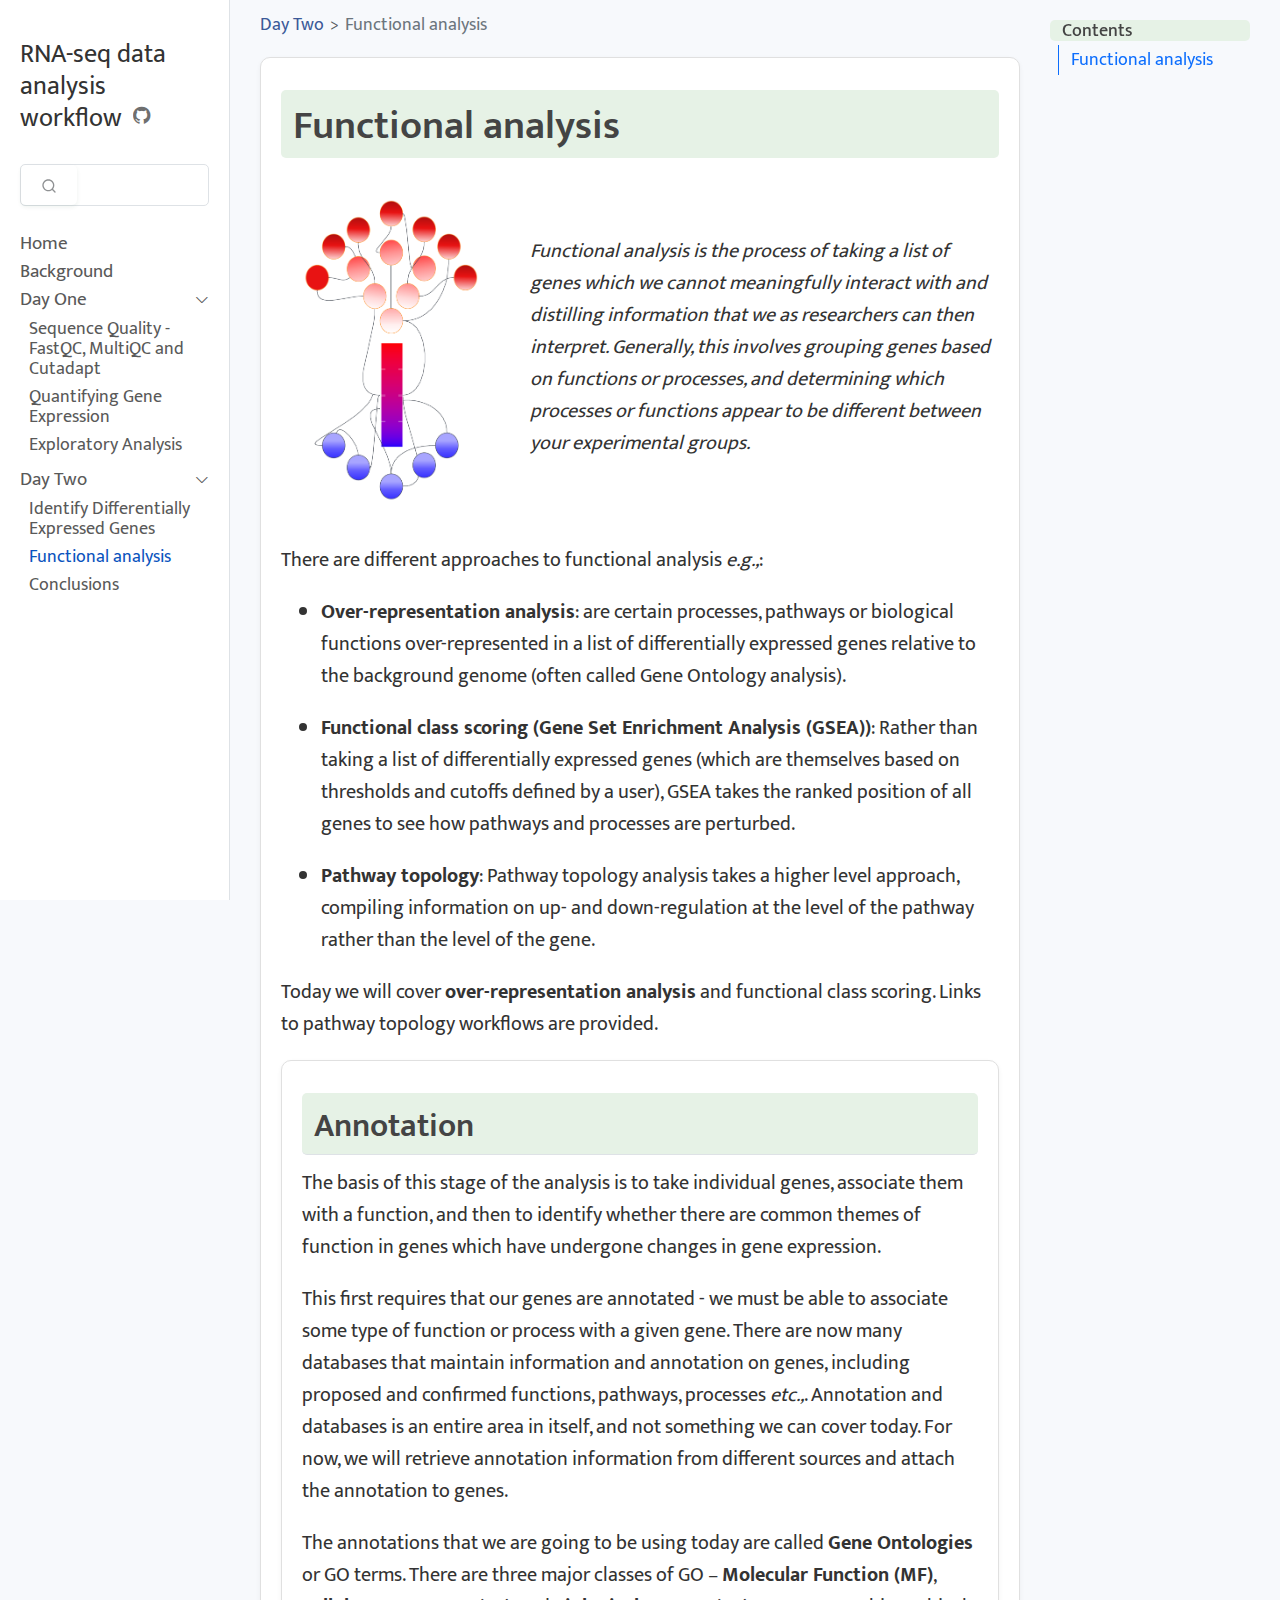
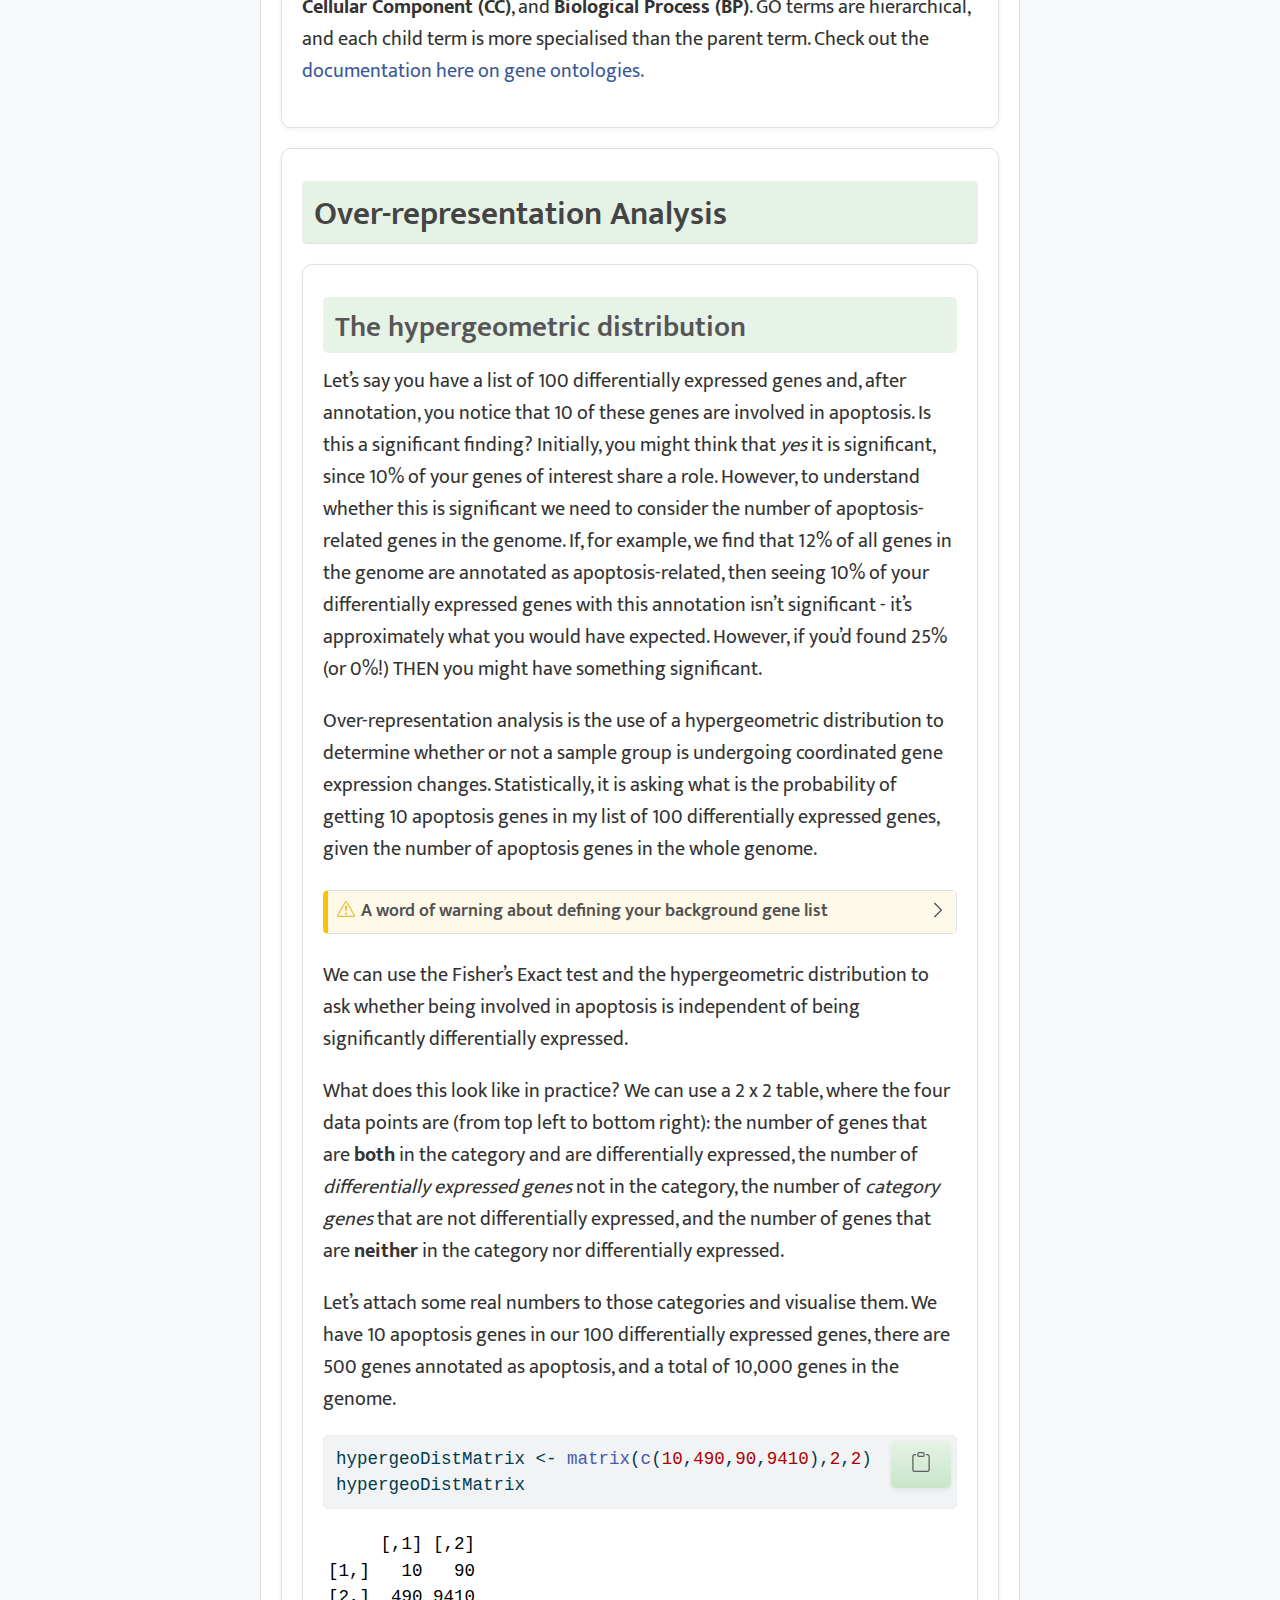
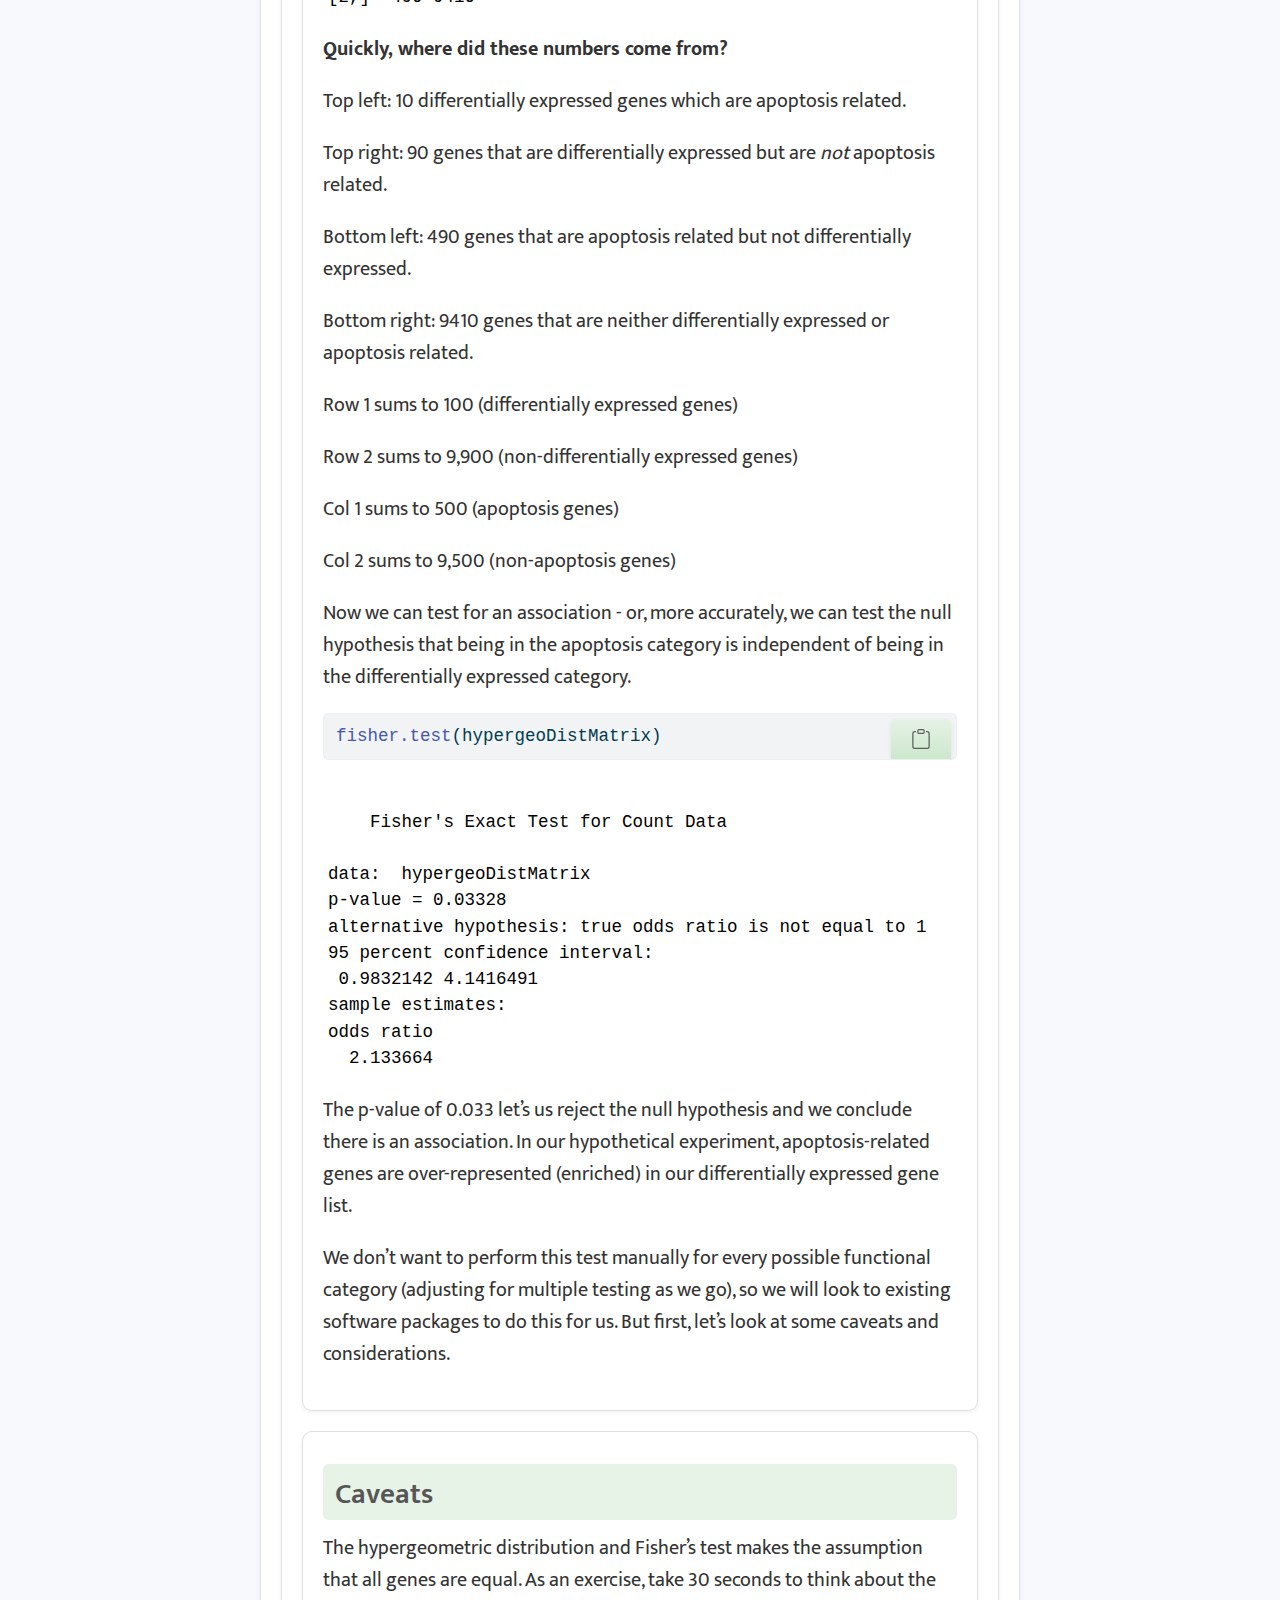
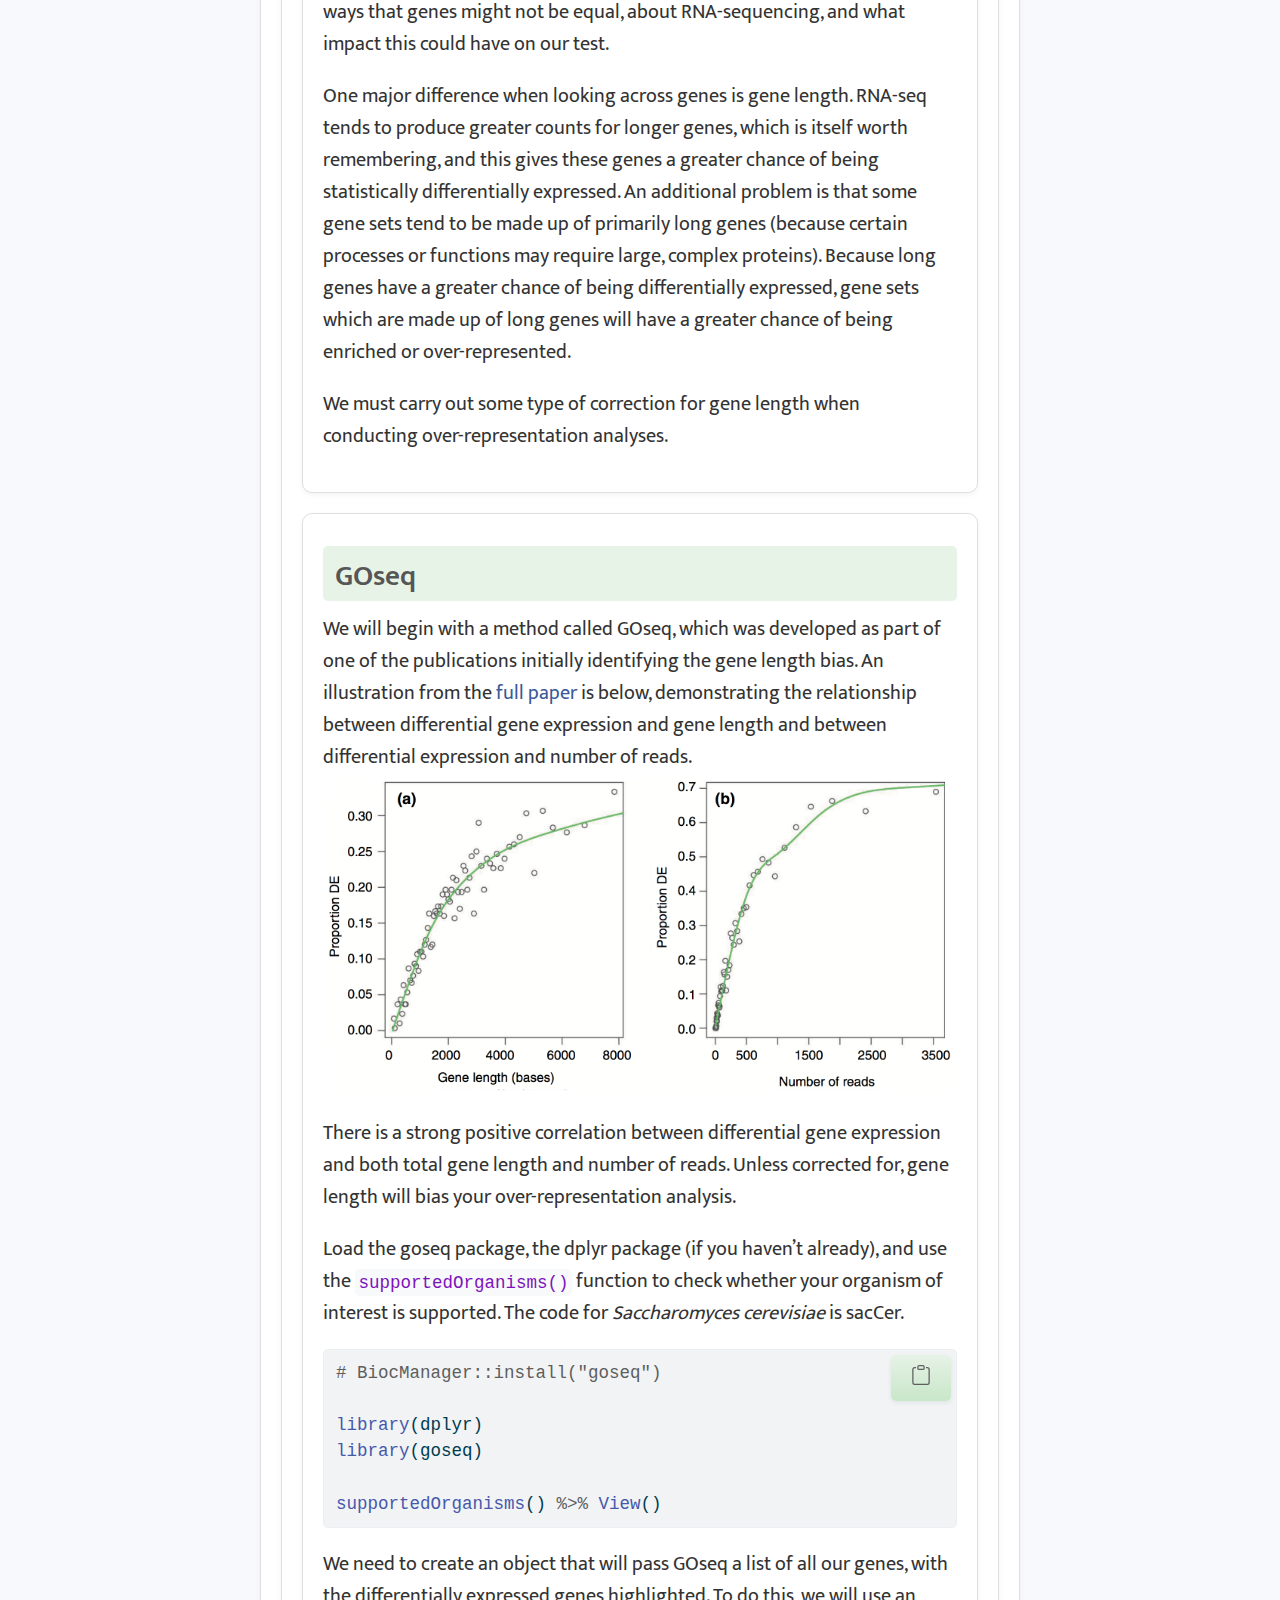
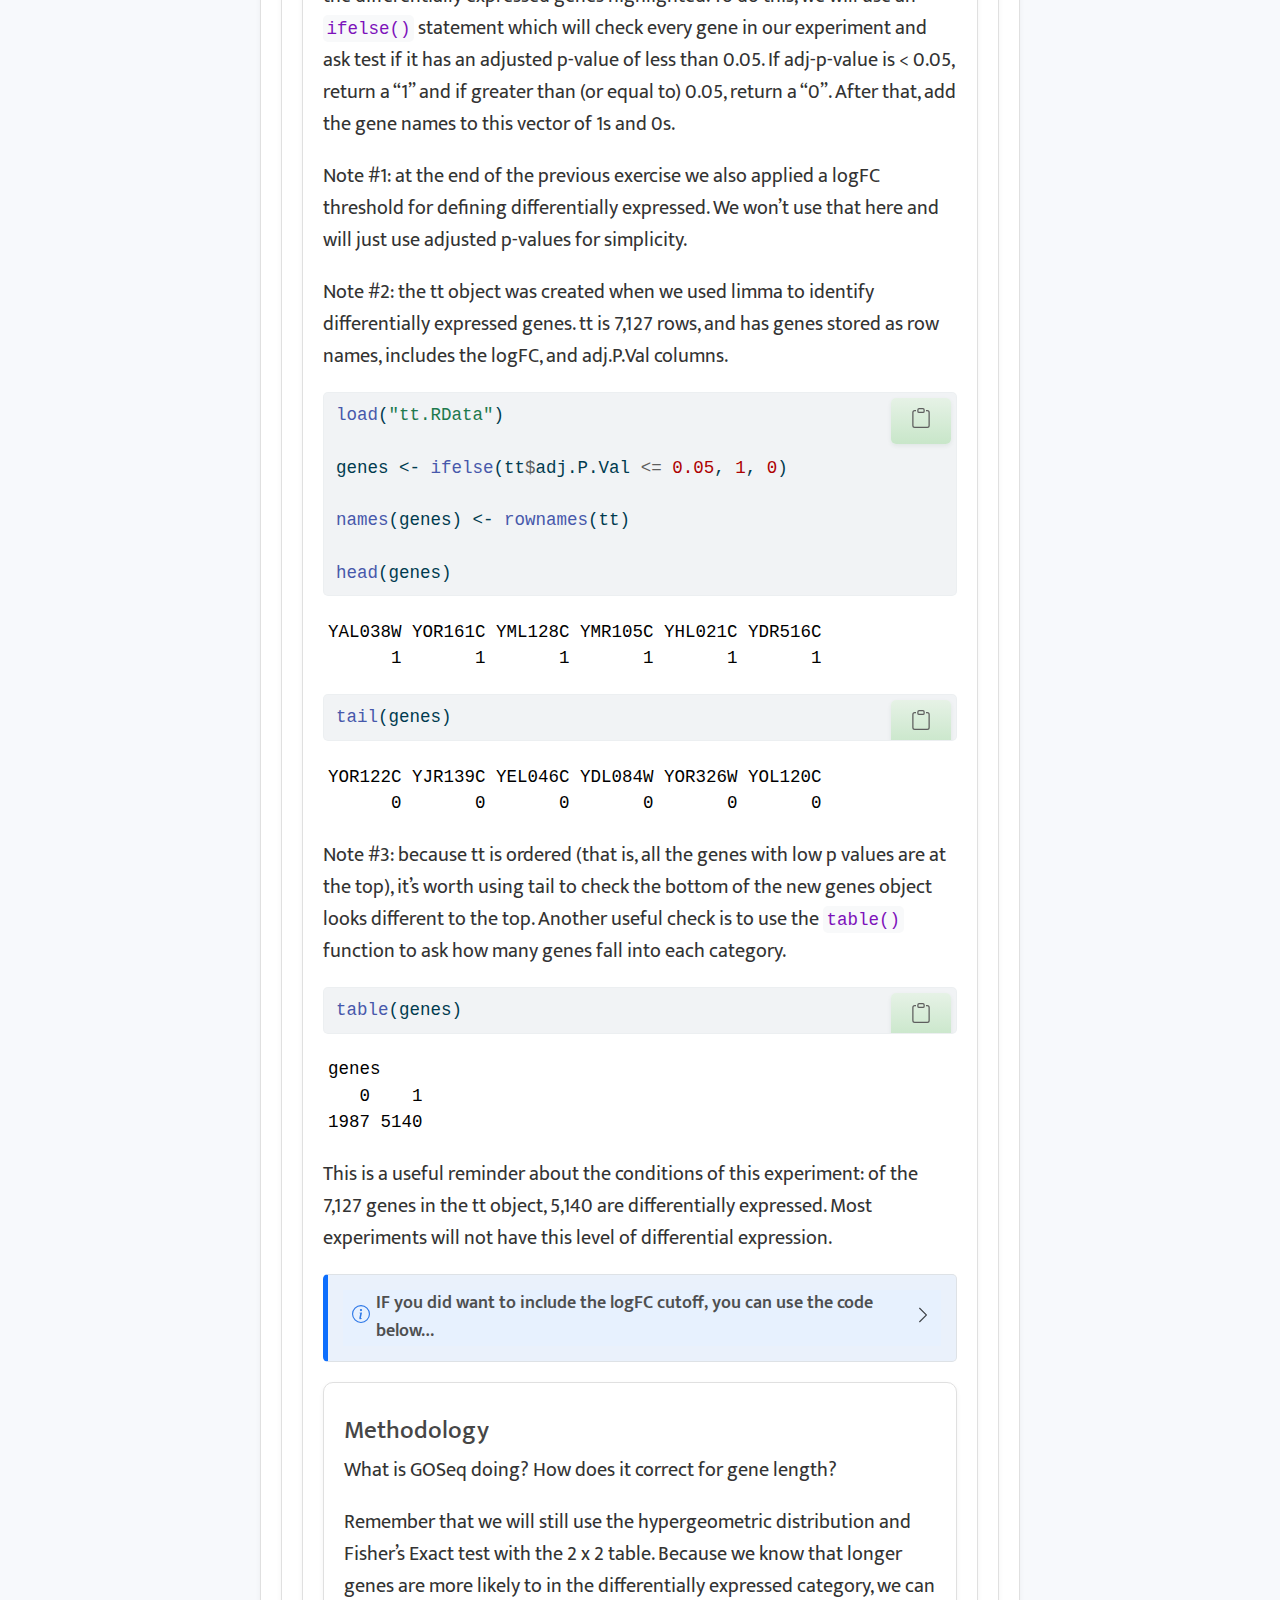
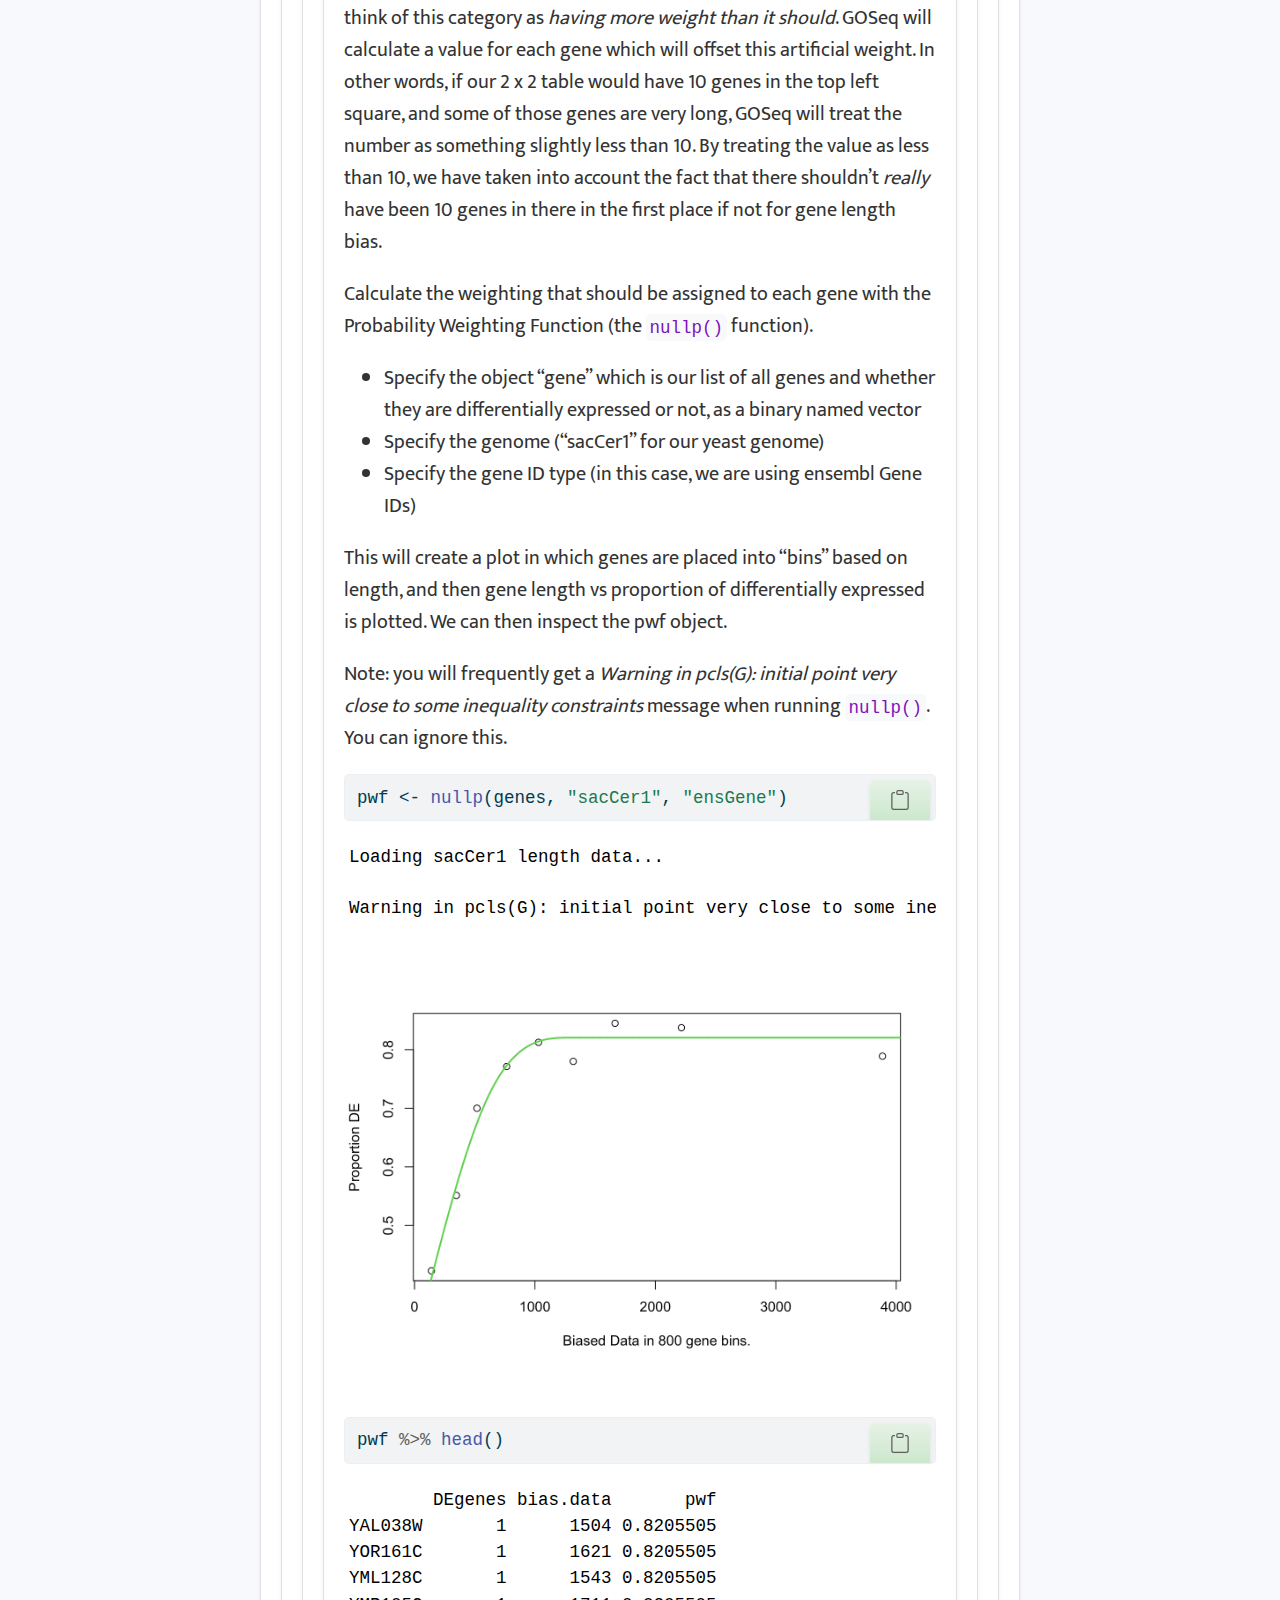
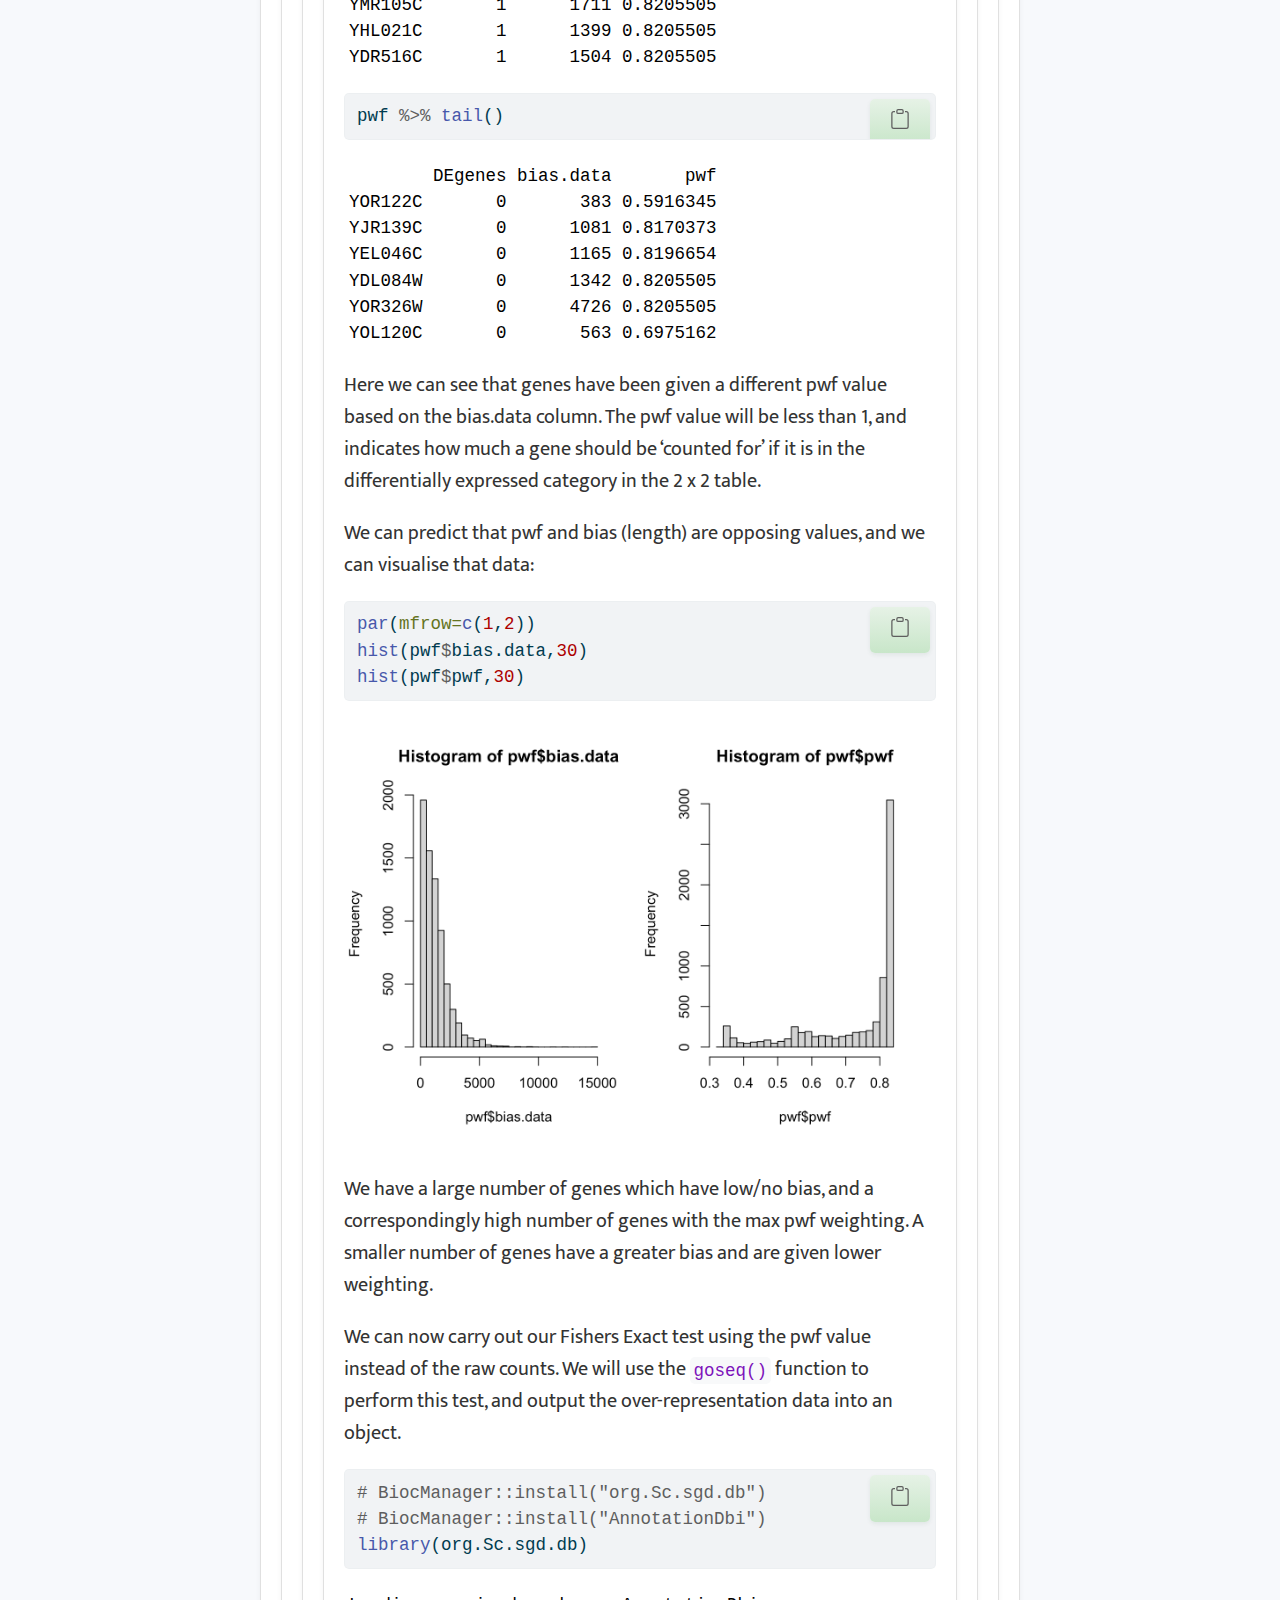
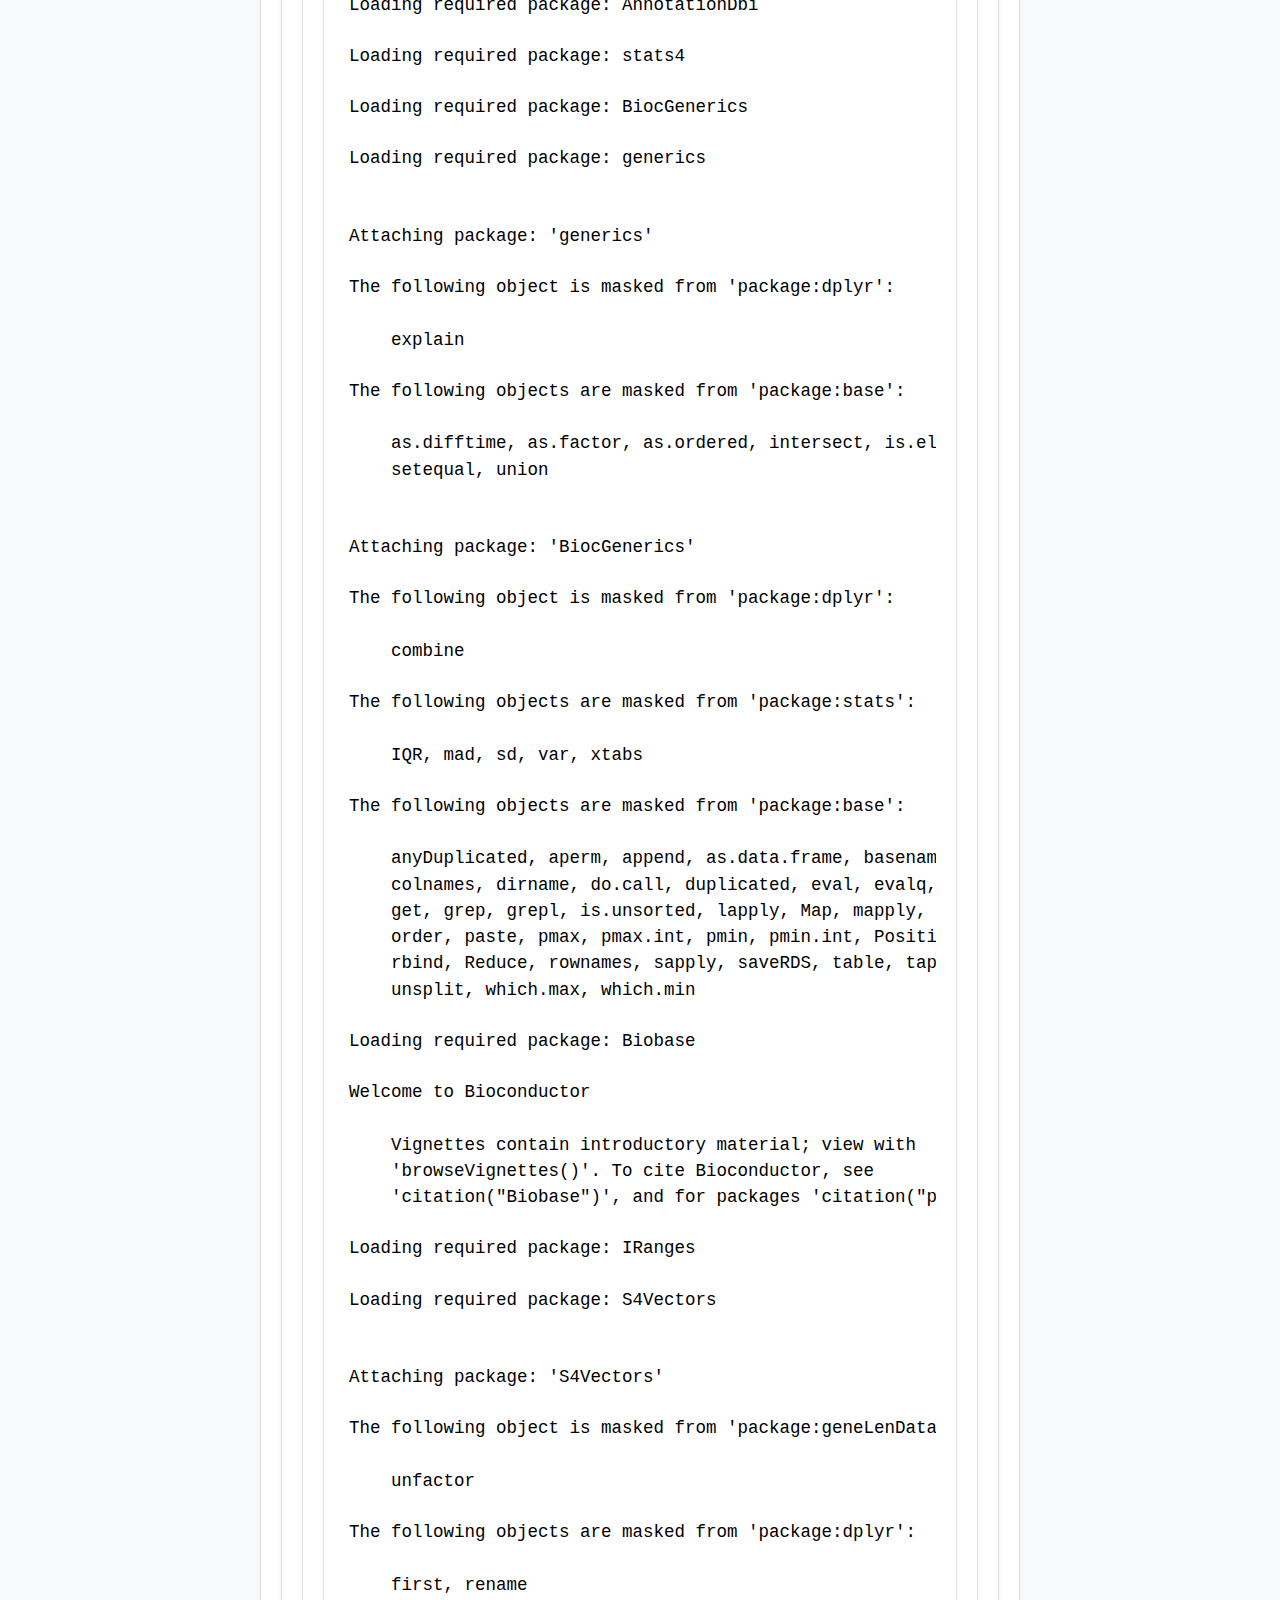
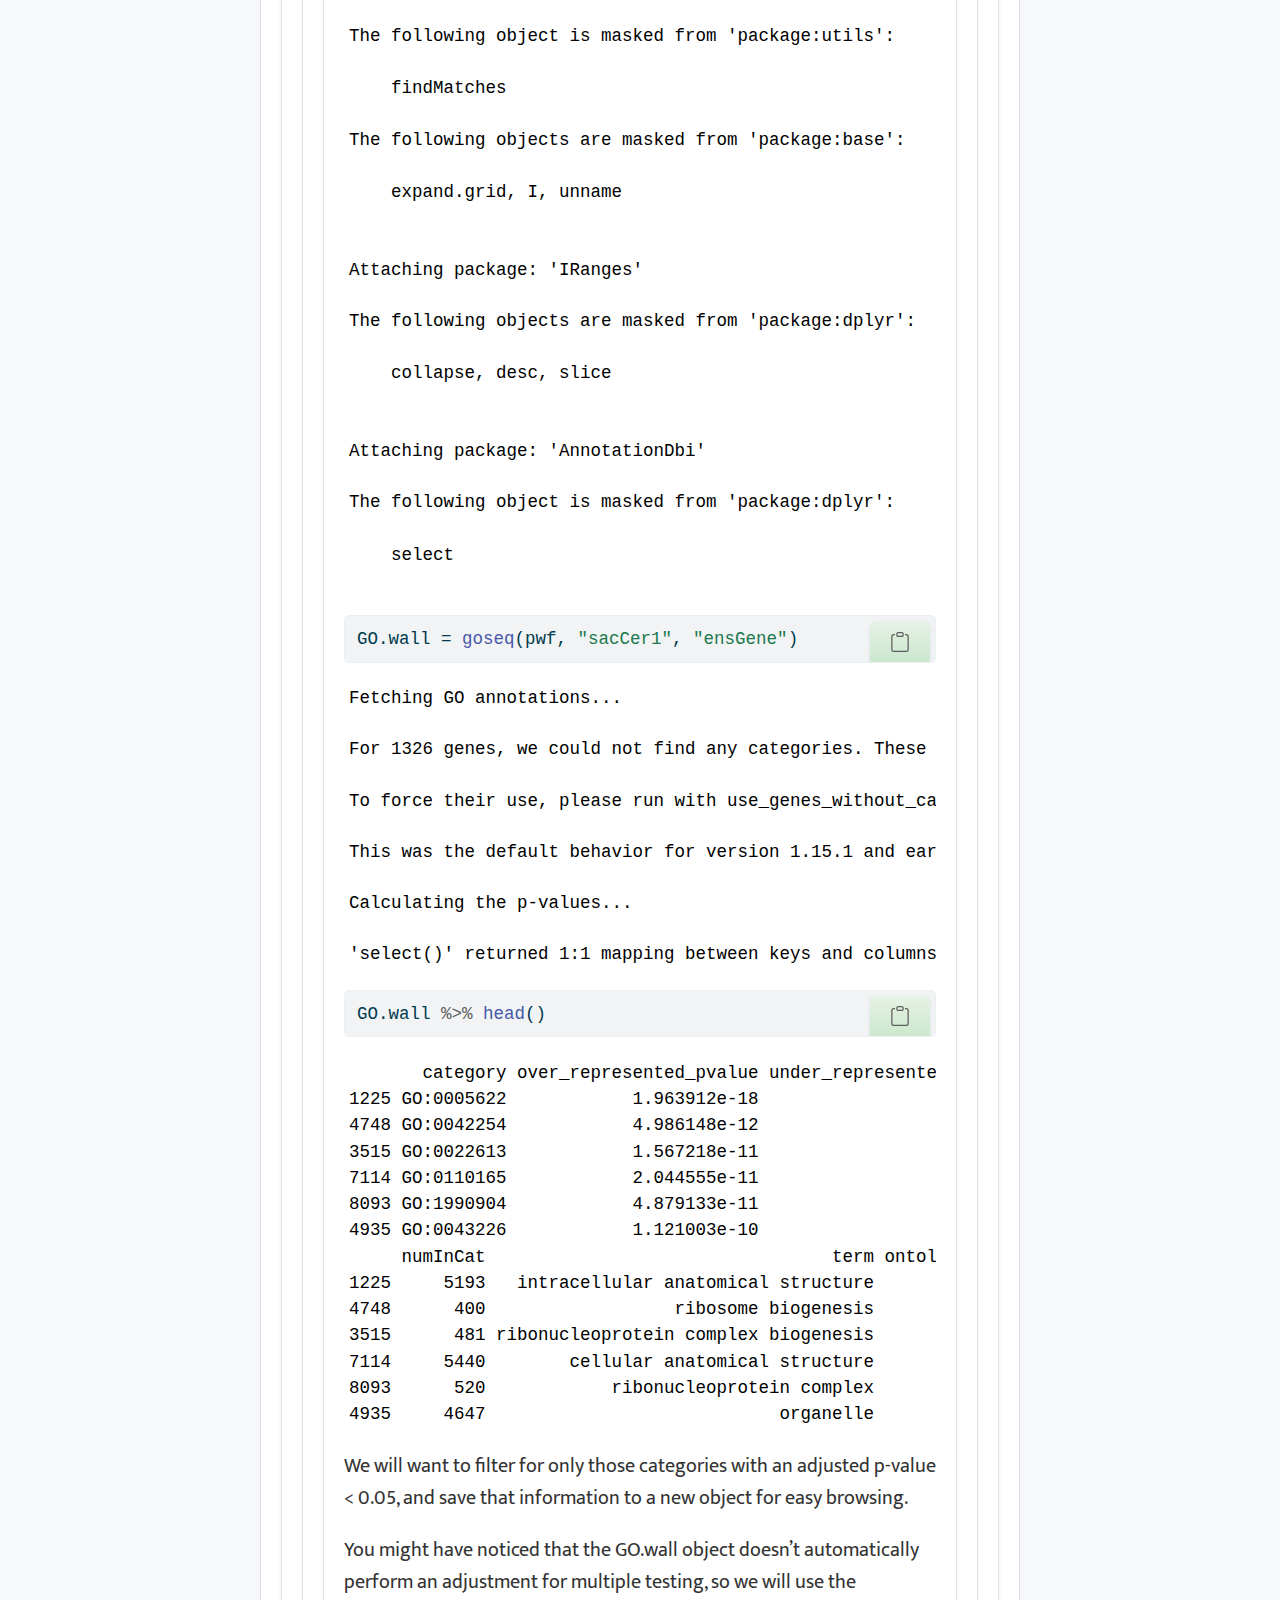
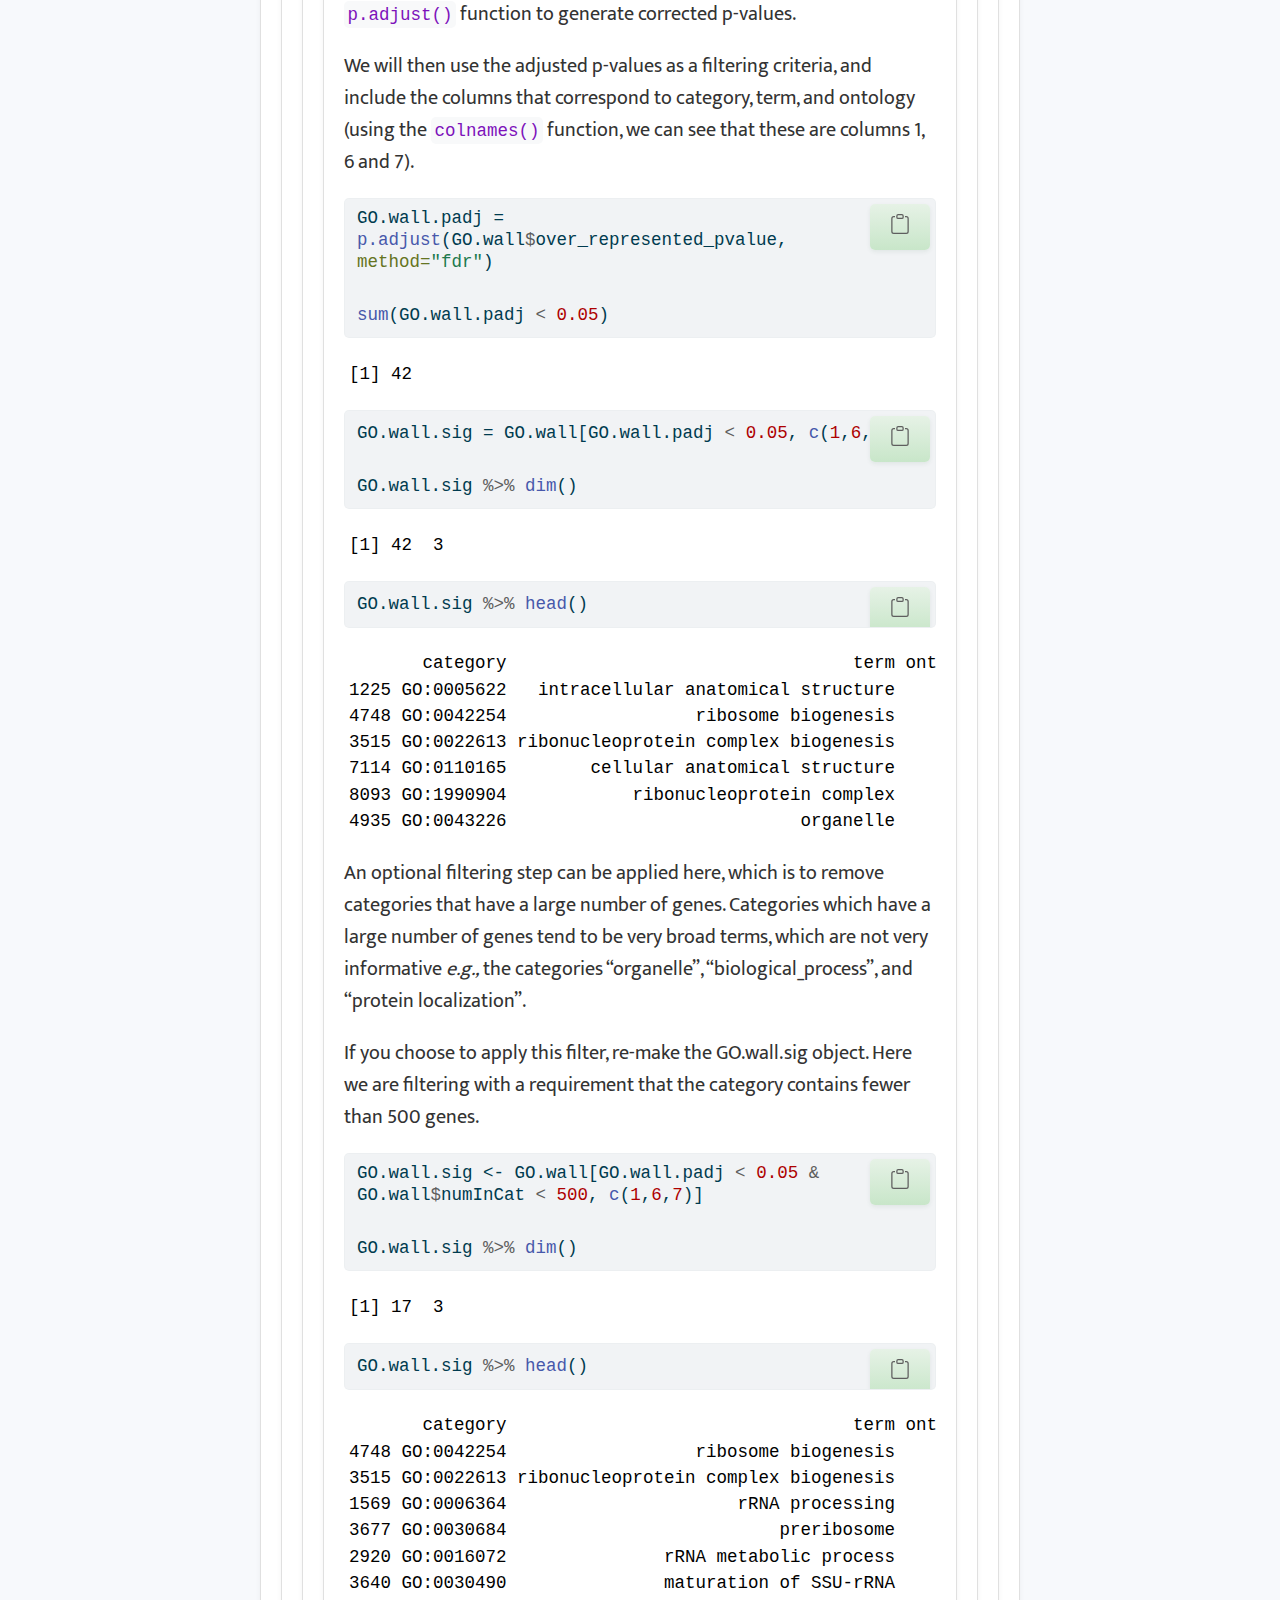
<file: docs/episode_5.html>
<!DOCTYPE html>
<html xmlns="http://www.w3.org/1999/xhtml" lang="en" xml:lang="en"><head>

<meta charset="utf-8">
<meta name="generator" content="quarto-1.7.31">

<meta name="viewport" content="width=device-width, initial-scale=1.0, user-scalable=yes">


<title>episode_5 – RNA-seq data analysis workflow</title>
<style>
code{white-space: pre-wrap;}
span.smallcaps{font-variant: small-caps;}
div.columns{display: flex; gap: min(4vw, 1.5em);}
div.column{flex: auto; overflow-x: auto;}
div.hanging-indent{margin-left: 1.5em; text-indent: -1.5em;}
ul.task-list{list-style: none;}
ul.task-list li input[type="checkbox"] {
  width: 0.8em;
  margin: 0 0.8em 0.2em -1em; /* quarto-specific, see https://github.com/quarto-dev/quarto-cli/issues/4556 */ 
  vertical-align: middle;
}
/* CSS for syntax highlighting */
html { -webkit-text-size-adjust: 100%; }
pre > code.sourceCode { white-space: pre; position: relative; }
pre > code.sourceCode > span { display: inline-block; line-height: 1.25; }
pre > code.sourceCode > span:empty { height: 1.2em; }
.sourceCode { overflow: visible; }
code.sourceCode > span { color: inherit; text-decoration: inherit; }
div.sourceCode { margin: 1em 0; }
pre.sourceCode { margin: 0; }
@media screen {
div.sourceCode { overflow: auto; }
}
@media print {
pre > code.sourceCode { white-space: pre-wrap; }
pre > code.sourceCode > span { text-indent: -5em; padding-left: 5em; }
}
pre.numberSource code
  { counter-reset: source-line 0; }
pre.numberSource code > span
  { position: relative; left: -4em; counter-increment: source-line; }
pre.numberSource code > span > a:first-child::before
  { content: counter(source-line);
    position: relative; left: -1em; text-align: right; vertical-align: baseline;
    border: none; display: inline-block;
    -webkit-touch-callout: none; -webkit-user-select: none;
    -khtml-user-select: none; -moz-user-select: none;
    -ms-user-select: none; user-select: none;
    padding: 0 4px; width: 4em;
  }
pre.numberSource { margin-left: 3em;  padding-left: 4px; }
div.sourceCode
  {   }
@media screen {
pre > code.sourceCode > span > a:first-child::before { text-decoration: underline; }
}
</style>


<script src="site_libs/quarto-nav/quarto-nav.js"></script>
<script src="site_libs/quarto-nav/headroom.min.js"></script>
<script src="site_libs/clipboard/clipboard.min.js"></script>
<script src="site_libs/quarto-search/autocomplete.umd.js"></script>
<script src="site_libs/quarto-search/fuse.min.js"></script>
<script src="site_libs/quarto-search/quarto-search.js"></script>
<meta name="quarto:offset" content="./">
<link href="./episode_6.html" rel="next">
<link href="./episode_4.html" rel="prev">
<link href="./theme_images/GA-image-black-favicon.png" rel="icon" type="image/png">
<script src="site_libs/quarto-html/quarto.js" type="module"></script>
<script src="site_libs/quarto-html/tabsets/tabsets.js" type="module"></script>
<script src="site_libs/quarto-html/popper.min.js"></script>
<script src="site_libs/quarto-html/tippy.umd.min.js"></script>
<script src="site_libs/quarto-html/anchor.min.js"></script>
<link href="site_libs/quarto-html/tippy.css" rel="stylesheet">
<link href="site_libs/quarto-html/quarto-syntax-highlighting-e1a5c8363afafaef2c763b6775fbf3ca.css" rel="stylesheet" id="quarto-text-highlighting-styles">
<script src="site_libs/bootstrap/bootstrap.min.js"></script>
<link href="site_libs/bootstrap/bootstrap-icons.css" rel="stylesheet">
<link href="site_libs/bootstrap/bootstrap-2b26f57d8318b6eba2cd7cd1feee4645.min.css" rel="stylesheet" append-hash="true" id="quarto-bootstrap" data-mode="light">
<script id="quarto-search-options" type="application/json">{
  "location": "sidebar",
  "copy-button": false,
  "collapse-after": 3,
  "panel-placement": "start",
  "type": "textbox",
  "limit": 50,
  "keyboard-shortcut": [
    "f",
    "/",
    "s"
  ],
  "show-item-context": false,
  "language": {
    "search-no-results-text": "No results",
    "search-matching-documents-text": "matching documents",
    "search-copy-link-title": "Copy link to search",
    "search-hide-matches-text": "Hide additional matches",
    "search-more-match-text": "more match in this document",
    "search-more-matches-text": "more matches in this document",
    "search-clear-button-title": "Clear",
    "search-text-placeholder": "",
    "search-detached-cancel-button-title": "Cancel",
    "search-submit-button-title": "Submit",
    "search-label": "Search"
  }
}</script>


<link rel="stylesheet" href="styles.css">
<meta property="og:title" content="– RNA-seq data analysis workflow">
<meta property="og:description" content="">
<meta property="og:image" content="theme_images/over-rep_theme.png">
<meta property="og:site_name" content="RNA-seq data analysis workflow">
</head>

<body class="nav-sidebar docked quarto-light">

<div id="quarto-search-results"></div>
  <header id="quarto-header" class="headroom fixed-top">
  <nav class="quarto-secondary-nav">
    <div class="container-fluid d-flex">
      <button type="button" class="quarto-btn-toggle btn" data-bs-toggle="collapse" role="button" data-bs-target=".quarto-sidebar-collapse-item" aria-controls="quarto-sidebar" aria-expanded="false" aria-label="Toggle sidebar navigation" onclick="if (window.quartoToggleHeadroom) { window.quartoToggleHeadroom(); }">
        <i class="bi bi-layout-text-sidebar-reverse"></i>
      </button>
        <nav class="quarto-page-breadcrumbs" aria-label="breadcrumb"><ol class="breadcrumb"><li class="breadcrumb-item"><a href="./episode_4.html">Day Two</a></li><li class="breadcrumb-item"><a href="./episode_5.html">Functional analysis</a></li></ol></nav>
        <a class="flex-grow-1" role="navigation" data-bs-toggle="collapse" data-bs-target=".quarto-sidebar-collapse-item" aria-controls="quarto-sidebar" aria-expanded="false" aria-label="Toggle sidebar navigation" onclick="if (window.quartoToggleHeadroom) { window.quartoToggleHeadroom(); }">      
        </a>
      <button type="button" class="btn quarto-search-button" aria-label="Search" onclick="window.quartoOpenSearch();">
        <i class="bi bi-search"></i>
      </button>
    </div>
  </nav>
</header>
<!-- content -->
<div id="quarto-content" class="quarto-container page-columns page-rows-contents page-layout-article">
<!-- sidebar -->
  <nav id="quarto-sidebar" class="sidebar collapse collapse-horizontal quarto-sidebar-collapse-item sidebar-navigation docked overflow-auto">
    <div class="pt-lg-2 mt-2 text-left sidebar-header">
    <div class="sidebar-title mb-0 py-0">
      <a href="./">RNA-seq data analysis workflow</a> 
        <div class="sidebar-tools-main">
    <a href="https://github.com/GenomicsAotearoa/RNA-seq-data-analysis-workflow" title="Github" class="quarto-navigation-tool px-1" aria-label="Github"><i class="bi bi-github"></i></a>
</div>
    </div>
      </div>
        <div class="mt-2 flex-shrink-0 align-items-center">
        <div class="sidebar-search">
        <div id="quarto-search" class="" title="Search"></div>
        </div>
        </div>
    <div class="sidebar-menu-container"> 
    <ul class="list-unstyled mt-1">
        <li class="sidebar-item">
  <div class="sidebar-item-container"> 
  <a href="./index.html" class="sidebar-item-text sidebar-link">
 <span class="menu-text">Home</span></a>
  </div>
</li>
        <li class="sidebar-item">
  <div class="sidebar-item-container"> 
  <a href="./background.html" class="sidebar-item-text sidebar-link">
 <span class="menu-text">Background</span></a>
  </div>
</li>
        <li class="sidebar-item sidebar-item-section">
      <div class="sidebar-item-container"> 
            <a class="sidebar-item-text sidebar-link text-start" data-bs-toggle="collapse" data-bs-target="#quarto-sidebar-section-1" role="navigation" aria-expanded="true">
 <span class="menu-text">Day One</span></a>
          <a class="sidebar-item-toggle text-start" data-bs-toggle="collapse" data-bs-target="#quarto-sidebar-section-1" role="navigation" aria-expanded="true" aria-label="Toggle section">
            <i class="bi bi-chevron-right ms-2"></i>
          </a> 
      </div>
      <ul id="quarto-sidebar-section-1" class="collapse list-unstyled sidebar-section depth1 show">  
          <li class="sidebar-item">
  <div class="sidebar-item-container"> 
  <a href="./episode_1.html" class="sidebar-item-text sidebar-link">
 <span class="menu-text">Sequence Quality - FastQC, MultiQC and Cutadapt</span></a>
  </div>
</li>
          <li class="sidebar-item">
  <div class="sidebar-item-container"> 
  <a href="./episode_2.html" class="sidebar-item-text sidebar-link">
 <span class="menu-text">Quantifying Gene Expression</span></a>
  </div>
</li>
          <li class="sidebar-item">
  <div class="sidebar-item-container"> 
  <a href="./episode_3.html" class="sidebar-item-text sidebar-link">
 <span class="menu-text">Exploratory Analysis</span></a>
  </div>
</li>
      </ul>
  </li>
        <li class="sidebar-item sidebar-item-section">
      <div class="sidebar-item-container"> 
            <a class="sidebar-item-text sidebar-link text-start" data-bs-toggle="collapse" data-bs-target="#quarto-sidebar-section-2" role="navigation" aria-expanded="true">
 <span class="menu-text">Day Two</span></a>
          <a class="sidebar-item-toggle text-start" data-bs-toggle="collapse" data-bs-target="#quarto-sidebar-section-2" role="navigation" aria-expanded="true" aria-label="Toggle section">
            <i class="bi bi-chevron-right ms-2"></i>
          </a> 
      </div>
      <ul id="quarto-sidebar-section-2" class="collapse list-unstyled sidebar-section depth1 show">  
          <li class="sidebar-item">
  <div class="sidebar-item-container"> 
  <a href="./episode_4.html" class="sidebar-item-text sidebar-link">
 <span class="menu-text">Identify Differentially Expressed Genes</span></a>
  </div>
</li>
          <li class="sidebar-item">
  <div class="sidebar-item-container"> 
  <a href="./episode_5.html" class="sidebar-item-text sidebar-link active">
 <span class="menu-text">Functional analysis</span></a>
  </div>
</li>
          <li class="sidebar-item">
  <div class="sidebar-item-container"> 
  <a href="./episode_6.html" class="sidebar-item-text sidebar-link">
 <span class="menu-text">Conclusions</span></a>
  </div>
</li>
      </ul>
  </li>
    </ul>
    </div>
</nav>
<div id="quarto-sidebar-glass" class="quarto-sidebar-collapse-item" data-bs-toggle="collapse" data-bs-target=".quarto-sidebar-collapse-item"></div>
<!-- margin-sidebar -->
    <div id="quarto-margin-sidebar" class="sidebar margin-sidebar">
        <nav id="TOC" role="doc-toc" class="toc-active">
    <h2 id="toc-title">Contents</h2>
   
  <ul>
  <li><a href="#functional-analysis" id="toc-functional-analysis" class="nav-link active" data-scroll-target="#functional-analysis">Functional analysis</a>
  <ul class="collapse">
  <li><a href="#annotation" id="toc-annotation" class="nav-link" data-scroll-target="#annotation">Annotation</a></li>
  <li><a href="#over-representation-analysis" id="toc-over-representation-analysis" class="nav-link" data-scroll-target="#over-representation-analysis">Over-representation Analysis</a>
  <ul class="collapse">
  <li><a href="#the-hypergeometric-distribution" id="toc-the-hypergeometric-distribution" class="nav-link" data-scroll-target="#the-hypergeometric-distribution">The hypergeometric distribution</a></li>
  <li><a href="#caveats" id="toc-caveats" class="nav-link" data-scroll-target="#caveats">Caveats</a></li>
  <li><a href="#goseq" id="toc-goseq" class="nav-link" data-scroll-target="#goseq">GOseq</a></li>
  <li><a href="#closing-thoughts-on-goseq" id="toc-closing-thoughts-on-goseq" class="nav-link" data-scroll-target="#closing-thoughts-on-goseq">Closing thoughts on GOseq</a></li>
  </ul></li>
  <li><a href="#gene-set-enrichment-analysis-and-clusterprofiler" id="toc-gene-set-enrichment-analysis-and-clusterprofiler" class="nav-link" data-scroll-target="#gene-set-enrichment-analysis-and-clusterprofiler">Gene set enrichment analysis and clusterProfiler</a>
  <ul class="collapse">
  <li><a href="#gsea" id="toc-gsea" class="nav-link" data-scroll-target="#gsea">GSEA</a></li>
  <li><a href="#clusterprofiler" id="toc-clusterprofiler" class="nav-link" data-scroll-target="#clusterprofiler">ClusterProfiler</a></li>
  <li><a href="#gsea-clusterprofiler-and-length-correction" id="toc-gsea-clusterprofiler-and-length-correction" class="nav-link" data-scroll-target="#gsea-clusterprofiler-and-length-correction">GSEA, clusterProfiler and length correction</a></li>
  </ul></li>
  </ul></li>
  </ul>
</nav>
    </div>
<!-- main -->
<main class="content" id="quarto-document-content"><header id="title-block-header" class="quarto-title-block"><nav class="quarto-page-breadcrumbs quarto-title-breadcrumbs d-none d-lg-block" aria-label="breadcrumb"><ol class="breadcrumb"><li class="breadcrumb-item"><a href="./episode_4.html">Day Two</a></li><li class="breadcrumb-item"><a href="./episode_5.html">Functional analysis</a></li></ol></nav></header>




<section id="functional-analysis" class="level1">
<h1>Functional analysis</h1>
<div class="grid">
<div class="g-col-4">
<p><img src="theme_images/over-rep_theme.png" class="img-fluid" style="width:100.0%"></p>
</div>
<div class="g-col-8 d-flex align-items-center">
<p><em>Functional analysis is the process of taking a list of genes which we cannot meaningfully interact with and distilling information that we as researchers can then interpret. Generally, this involves grouping genes based on functions or processes, and determining which processes or functions appear to be different between your experimental groups.</em></p>
</div>
</div>
<p>There are different approaches to functional analysis <em>e.g.,</em>:</p>
<ul>
<li><p><strong>Over-representation analysis</strong>: are certain processes, pathways or biological functions over-represented in a list of differentially expressed genes relative to the background genome (often called Gene Ontology analysis).</p></li>
<li><p><strong>Functional class scoring (Gene Set Enrichment Analysis (GSEA))</strong>: Rather than taking a list of differentially expressed genes (which are themselves based on thresholds and cutoffs defined by a user), GSEA takes the ranked position of all genes to see how pathways and processes are perturbed.</p></li>
<li><p><strong>Pathway topology</strong>: Pathway topology analysis takes a higher level approach, compiling information on up- and down-regulation at the level of the pathway rather than the level of the gene.</p></li>
</ul>
<p>Today we will cover <strong>over-representation analysis</strong> and functional class scoring. Links to pathway topology workflows are provided.</p>
<section id="annotation" class="level2">
<h2 class="anchored" data-anchor-id="annotation">Annotation</h2>
<p>The basis of this stage of the analysis is to take individual genes, associate them with a function, and then to identify whether there are common themes of function in genes which have undergone changes in gene expression.</p>
<p>This first requires that our genes are annotated - we must be able to associate some type of function or process with a given gene. There are now many databases that maintain information and annotation on genes, including proposed and confirmed functions, pathways, processes <em>etc.,</em>. Annotation and databases is an entire area in itself, and not something we can cover today. For now, we will retrieve annotation information from different sources and attach the annotation to genes.</p>
<p>The annotations that we are going to be using today are called <strong>Gene Ontologies</strong> or GO terms. There are three major classes of GO – <strong>Molecular Function (MF)</strong>, <strong>Cellular Component (CC)</strong>, and <strong>Biological Process (BP)</strong>. GO terms are hierarchical, and each child term is more specialised than the parent term. Check out the <a href="https://geneontology.org/docs/ontology-documentation/">documentation here on gene ontologies.</a></p>
</section>
<section id="over-representation-analysis" class="level2">
<h2 class="anchored" data-anchor-id="over-representation-analysis">Over-representation Analysis</h2>
<section id="the-hypergeometric-distribution" class="level3">
<h3 class="anchored" data-anchor-id="the-hypergeometric-distribution">The hypergeometric distribution</h3>
<p>Let’s say you have a list of 100 differentially expressed genes and, after annotation, you notice that 10 of these genes are involved in apoptosis. Is this a significant finding? Initially, you might think that <em>yes</em> it is significant, since 10% of your genes of interest share a role. However, to understand whether this is significant we need to consider the number of apoptosis-related genes in the genome. If, for example, we find that 12% of all genes in the genome are annotated as apoptosis-related, then seeing 10% of your differentially expressed genes with this annotation isn’t significant - it’s approximately what you would have expected. However, if you’d found 25% (or 0%!) THEN you might have something significant.</p>
<p>Over-representation analysis is the use of a hypergeometric distribution to determine whether or not a sample group is undergoing coordinated gene expression changes. Statistically, it is asking what is the probability of getting 10 apoptosis genes in my list of 100 differentially expressed genes, given the number of apoptosis genes in the whole genome.</p>
<div class="callout callout-style-default callout-warning callout-titled">
<div class="callout-header d-flex align-content-center" data-bs-toggle="collapse" data-bs-target=".callout-1-contents" aria-controls="callout-1" aria-expanded="false" aria-label="Toggle callout">
<div class="callout-icon-container">
<i class="callout-icon"></i>
</div>
<div class="callout-title-container flex-fill">
A word of warning about defining your background gene list
</div>
<div class="callout-btn-toggle d-inline-block border-0 py-1 ps-1 pe-0 float-end"><i class="callout-toggle"></i></div>
</div>
<div id="callout-1" class="callout-1-contents callout-collapse collapse">
<div class="callout-body-container callout-body">
<p>Here we use the whole genome to generate our background gene list. This approach may not always be appropriate, and it is up to you to decide what is the most biologically appropriate gene list to use as the background. For example, if you are comparing gene expression across samples from a tissue type that is known to be naturally high in apoptotic procesess, then using the whole genome as a background gene list may ‘drown out’ the signal. Instead, you may want to use all of the genes that are generally known to be expressed in that tissue as your background (e.g., this could be by using a set of control samples, or by using all genes detected as differentially expressed in all your samples together).</p>
</div>
</div>
</div>
<p>We can use the Fisher’s Exact test and the hypergeometric distribution to ask whether being involved in apoptosis is independent of being significantly differentially expressed.</p>
<p>What does this look like in practice? We can use a 2 x 2 table, where the four data points are (from top left to bottom right): the number of genes that are <strong>both</strong> in the category and are differentially expressed, the number of <em>differentially expressed genes</em> not in the category, the number of <em>category genes</em> that are not differentially expressed, and the number of genes that are <strong>neither</strong> in the category nor differentially expressed.</p>
<p>Let’s attach some real numbers to those categories and visualise them. We have 10 apoptosis genes in our 100 differentially expressed genes, there are 500 genes annotated as apoptosis, and a total of 10,000 genes in the genome.</p>
<div class="cell">
<div class="sourceCode cell-code" id="cb1"><pre class="sourceCode r code-with-copy"><code class="sourceCode r"><span id="cb1-1"><a href="#cb1-1" aria-hidden="true" tabindex="-1"></a>hypergeoDistMatrix <span class="ot">&lt;-</span> <span class="fu">matrix</span>(<span class="fu">c</span>(<span class="dv">10</span>,<span class="dv">490</span>,<span class="dv">90</span>,<span class="dv">9410</span>),<span class="dv">2</span>,<span class="dv">2</span>)</span>
<span id="cb1-2"><a href="#cb1-2" aria-hidden="true" tabindex="-1"></a>hypergeoDistMatrix</span></code><button title="Copy to Clipboard" class="code-copy-button"><i class="bi"></i></button></pre></div>
<div class="cell-output cell-output-stdout">
<pre><code>     [,1] [,2]
[1,]   10   90
[2,]  490 9410</code></pre>
</div>
</div>
<p><strong>Quickly, where did these numbers come from?</strong></p>
<p>Top left: 10 differentially expressed genes which are apoptosis related.</p>
<p>Top right: 90 genes that are differentially expressed but are <em>not</em> apoptosis related.</p>
<p>Bottom left: 490 genes that are apoptosis related but not differentially expressed.</p>
<p>Bottom right: 9410 genes that are neither differentially expressed or apoptosis related.</p>
<p>Row 1 sums to 100 (differentially expressed genes)</p>
<p>Row 2 sums to 9,900 (non-differentially expressed genes)</p>
<p>Col 1 sums to 500 (apoptosis genes)</p>
<p>Col 2 sums to 9,500 (non-apoptosis genes)</p>
<p>Now we can test for an association - or, more accurately, we can test the null hypothesis that being in the apoptosis category is independent of being in the differentially expressed category.</p>
<div class="cell">
<div class="sourceCode cell-code" id="cb3"><pre class="sourceCode r code-with-copy"><code class="sourceCode r"><span id="cb3-1"><a href="#cb3-1" aria-hidden="true" tabindex="-1"></a><span class="fu">fisher.test</span>(hypergeoDistMatrix)</span></code><button title="Copy to Clipboard" class="code-copy-button"><i class="bi"></i></button></pre></div>
<div class="cell-output cell-output-stdout">
<pre><code>
    Fisher's Exact Test for Count Data

data:  hypergeoDistMatrix
p-value = 0.03328
alternative hypothesis: true odds ratio is not equal to 1
95 percent confidence interval:
 0.9832142 4.1416491
sample estimates:
odds ratio 
  2.133664 </code></pre>
</div>
</div>
<p>The p-value of 0.033 let’s us reject the null hypothesis and we conclude there is an association. In our hypothetical experiment, apoptosis-related genes are over-represented (enriched) in our differentially expressed gene list.</p>
<p>We don’t want to perform this test manually for every possible functional category (adjusting for multiple testing as we go), so we will look to existing software packages to do this for us. But first, let’s look at some caveats and considerations.</p>
</section>
<section id="caveats" class="level3">
<h3 class="anchored" data-anchor-id="caveats">Caveats</h3>
<p>The hypergeometric distribution and Fisher’s test makes the assumption that all genes are equal. As an exercise, take 30 seconds to think about the ways that genes might not be equal, about RNA-sequencing, and what impact this could have on our test.</p>
<p>One major difference when looking across genes is gene length. RNA-seq tends to produce greater counts for longer genes, which is itself worth remembering, and this gives these genes a greater chance of being statistically differentially expressed. An additional problem is that some gene sets tend to be made up of primarily long genes (because certain processes or functions may require large, complex proteins). Because long genes have a greater chance of being differentially expressed, gene sets which are made up of long genes will have a greater chance of being enriched or over-represented.</p>
<p>We must carry out some type of correction for gene length when conducting over-representation analyses.</p>
</section>
<section id="goseq" class="level3">
<h3 class="anchored" data-anchor-id="goseq">GOseq</h3>
<p>We will begin with a method called GOseq, which was developed as part of one of the publications initially identifying the gene length bias. An illustration from the <a href="https://genomebiology.biomedcentral.com/articles/10.1186/gb-2010-11-2-r14">full paper</a> is below, demonstrating the relationship between differential gene expression and gene length and between differential expression and number of reads. <img src="images/GOseq_bias.png" class="img-fluid" alt="Young et al., (2010) demonstrates bias due to gene length and expression"></p>
<p>There is a strong positive correlation between differential gene expression and both total gene length and number of reads. Unless corrected for, gene length will bias your over-representation analysis.</p>
<p>Load the goseq package, the dplyr package (if you haven’t already), and use the <code>supportedOrganisms()</code> function to check whether your organism of interest is supported. The code for <em>Saccharomyces cerevisiae</em> is sacCer.</p>
<div class="cell">
<div class="sourceCode cell-code" id="cb5"><pre class="sourceCode r code-with-copy"><code class="sourceCode r"><span id="cb5-1"><a href="#cb5-1" aria-hidden="true" tabindex="-1"></a><span class="co"># BiocManager::install("goseq")</span></span>
<span id="cb5-2"><a href="#cb5-2" aria-hidden="true" tabindex="-1"></a></span>
<span id="cb5-3"><a href="#cb5-3" aria-hidden="true" tabindex="-1"></a><span class="fu">library</span>(dplyr)</span>
<span id="cb5-4"><a href="#cb5-4" aria-hidden="true" tabindex="-1"></a><span class="fu">library</span>(goseq)</span>
<span id="cb5-5"><a href="#cb5-5" aria-hidden="true" tabindex="-1"></a></span>
<span id="cb5-6"><a href="#cb5-6" aria-hidden="true" tabindex="-1"></a><span class="fu">supportedOrganisms</span>() <span class="sc">%&gt;%</span> <span class="fu">View</span>()</span></code><button title="Copy to Clipboard" class="code-copy-button"><i class="bi"></i></button></pre></div>
</div>
<p>We need to create an object that will pass GOseq a list of all our genes, with the differentially expressed genes highlighted. To do this, we will use an <code>ifelse()</code> statement which will check every gene in our experiment and ask test if it has an adjusted p-value of less than 0.05. If adj-p-value is &lt; 0.05, return a “1” and if greater than (or equal to) 0.05, return a “0”. After that, add the gene names to this vector of 1s and 0s.</p>
<p>Note #1: at the end of the previous exercise we also applied a logFC threshold for defining differentially expressed. We won’t use that here and will just use adjusted p-values for simplicity.</p>
<p>Note #2: the tt object was created when we used limma to identify differentially expressed genes. tt is 7,127 rows, and has genes stored as row names, includes the logFC, and adj.P.Val columns.</p>
<div class="cell">
<div class="sourceCode cell-code" id="cb6"><pre class="sourceCode r code-with-copy"><code class="sourceCode r"><span id="cb6-1"><a href="#cb6-1" aria-hidden="true" tabindex="-1"></a><span class="fu">load</span>(<span class="st">"tt.RData"</span>)</span>
<span id="cb6-2"><a href="#cb6-2" aria-hidden="true" tabindex="-1"></a></span>
<span id="cb6-3"><a href="#cb6-3" aria-hidden="true" tabindex="-1"></a>genes <span class="ot">&lt;-</span> <span class="fu">ifelse</span>(tt<span class="sc">$</span>adj.P.Val <span class="sc">&lt;=</span> <span class="fl">0.05</span>, <span class="dv">1</span>, <span class="dv">0</span>)</span>
<span id="cb6-4"><a href="#cb6-4" aria-hidden="true" tabindex="-1"></a></span>
<span id="cb6-5"><a href="#cb6-5" aria-hidden="true" tabindex="-1"></a><span class="fu">names</span>(genes) <span class="ot">&lt;-</span> <span class="fu">rownames</span>(tt)</span>
<span id="cb6-6"><a href="#cb6-6" aria-hidden="true" tabindex="-1"></a></span>
<span id="cb6-7"><a href="#cb6-7" aria-hidden="true" tabindex="-1"></a><span class="fu">head</span>(genes)</span></code><button title="Copy to Clipboard" class="code-copy-button"><i class="bi"></i></button></pre></div>
<div class="cell-output cell-output-stdout">
<pre><code>YAL038W YOR161C YML128C YMR105C YHL021C YDR516C 
      1       1       1       1       1       1 </code></pre>
</div>
<div class="sourceCode cell-code" id="cb8"><pre class="sourceCode r code-with-copy"><code class="sourceCode r"><span id="cb8-1"><a href="#cb8-1" aria-hidden="true" tabindex="-1"></a><span class="fu">tail</span>(genes)</span></code><button title="Copy to Clipboard" class="code-copy-button"><i class="bi"></i></button></pre></div>
<div class="cell-output cell-output-stdout">
<pre><code>YOR122C YJR139C YEL046C YDL084W YOR326W YOL120C 
      0       0       0       0       0       0 </code></pre>
</div>
</div>
<p>Note #3: because tt is ordered (that is, all the genes with low p values are at the top), it’s worth using tail to check the bottom of the new genes object looks different to the top. Another useful check is to use the <code>table()</code> function to ask how many genes fall into each category.</p>
<div class="cell">
<div class="sourceCode cell-code" id="cb10"><pre class="sourceCode r code-with-copy"><code class="sourceCode r"><span id="cb10-1"><a href="#cb10-1" aria-hidden="true" tabindex="-1"></a><span class="fu">table</span>(genes)</span></code><button title="Copy to Clipboard" class="code-copy-button"><i class="bi"></i></button></pre></div>
<div class="cell-output cell-output-stdout">
<pre><code>genes
   0    1 
1987 5140 </code></pre>
</div>
</div>
<p>This is a useful reminder about the conditions of this experiment: of the 7,127 genes in the tt object, 5,140 are differentially expressed. Most experiments will not have this level of differential expression.</p>
<div class="callout callout-style-default callout-note callout-titled">
<div class="callout-header d-flex align-content-center" data-bs-toggle="collapse" data-bs-target=".callout-2-contents" aria-controls="callout-2" aria-expanded="false" aria-label="Toggle callout">
<div class="callout-icon-container">
<i class="callout-icon"></i>
</div>
<div class="callout-title-container flex-fill">
IF you did want to include the logFC cutoff, you can use the code below…
</div>
<div class="callout-btn-toggle d-inline-block border-0 py-1 ps-1 pe-0 float-end"><i class="callout-toggle"></i></div>
</div>
<div id="callout-2" class="callout-2-contents callout-collapse collapse">
<div class="callout-body-container callout-body">
<div class="cell">
<div class="sourceCode cell-code" id="cb12"><pre class="sourceCode r code-with-copy"><code class="sourceCode r"><span id="cb12-1"><a href="#cb12-1" aria-hidden="true" tabindex="-1"></a>genes2 <span class="ot">&lt;-</span> <span class="fu">ifelse</span>(tt<span class="sc">$</span>adj.P.Val <span class="sc">&lt;=</span> <span class="fl">0.05</span> <span class="sc">&amp;</span> (<span class="fu">abs</span>(tt<span class="sc">$</span>logFC) <span class="sc">&gt;</span> <span class="fu">log2</span>(<span class="dv">2</span>)), <span class="dv">1</span>, <span class="dv">0</span>)</span>
<span id="cb12-2"><a href="#cb12-2" aria-hidden="true" tabindex="-1"></a><span class="fu">names</span>(genes2) <span class="ot">&lt;-</span> <span class="fu">rownames</span>(tt)</span>
<span id="cb12-3"><a href="#cb12-3" aria-hidden="true" tabindex="-1"></a><span class="fu">table</span>(genes2)</span></code><button title="Copy to Clipboard" class="code-copy-button"><i class="bi"></i></button></pre></div>
<div class="cell-output cell-output-stdout">
<pre><code>genes2
   0    1 
5236 1891 </code></pre>
</div>
</div>
<p>This gives a more modest 1,891 differentially expressed genes. For the purposes of today’s workflow, we will continue with the larger gene list.</p>
</div>
</div>
</div>
<section id="methodology" class="level4">
<h4 class="anchored" data-anchor-id="methodology">Methodology</h4>
<p>What is GOSeq doing? How does it correct for gene length?</p>
<p>Remember that we will still use the hypergeometric distribution and Fisher’s Exact test with the 2 x 2 table. Because we know that longer genes are more likely to in the differentially expressed category, we can think of this category as <em>having more weight than it should</em>. GOSeq will calculate a value for each gene which will offset this artificial weight. In other words, if our 2 x 2 table would have 10 genes in the top left square, and some of those genes are very long, GOSeq will treat the number as something slightly less than 10. By treating the value as less than 10, we have taken into account the fact that there shouldn’t <em>really</em> have been 10 genes in there in the first place if not for gene length bias.</p>
<p>Calculate the weighting that should be assigned to each gene with the Probability Weighting Function (the <code>nullp()</code> function).</p>
<ul>
<li>Specify the object “gene” which is our list of all genes and whether they are differentially expressed or not, as a binary named vector<br>
</li>
<li>Specify the genome (“sacCer1” for our yeast genome)<br>
</li>
<li>Specify the gene ID type (in this case, we are using ensembl Gene IDs)</li>
</ul>
<p>This will create a plot in which genes are placed into “bins” based on length, and then gene length vs proportion of differentially expressed is plotted. We can then inspect the pwf object.</p>
<p>Note: you will frequently get a <em>Warning in pcls(G): initial point very close to some inequality constraints</em> message when running <code>nullp()</code>. You can ignore this.</p>
<div class="cell">
<div class="sourceCode cell-code" id="cb14"><pre class="sourceCode r code-with-copy"><code class="sourceCode r"><span id="cb14-1"><a href="#cb14-1" aria-hidden="true" tabindex="-1"></a>pwf <span class="ot">&lt;-</span> <span class="fu">nullp</span>(genes, <span class="st">"sacCer1"</span>, <span class="st">"ensGene"</span>)</span></code><button title="Copy to Clipboard" class="code-copy-button"><i class="bi"></i></button></pre></div>
<div class="cell-output cell-output-stderr">
<pre><code>Loading sacCer1 length data...</code></pre>
</div>
<div class="cell-output cell-output-stderr">
<pre><code>Warning in pcls(G): initial point very close to some inequality constraints</code></pre>
</div>
<div class="cell-output-display">
<div>
<figure class="figure">
<p><img src="episode_5_files/figure-html/unnamed-chunk-7-1.png" class="img-fluid figure-img" width="672"></p>
</figure>
</div>
</div>
<div class="sourceCode cell-code" id="cb17"><pre class="sourceCode r code-with-copy"><code class="sourceCode r"><span id="cb17-1"><a href="#cb17-1" aria-hidden="true" tabindex="-1"></a>pwf <span class="sc">%&gt;%</span> <span class="fu">head</span>()</span></code><button title="Copy to Clipboard" class="code-copy-button"><i class="bi"></i></button></pre></div>
<div class="cell-output cell-output-stdout">
<pre><code>        DEgenes bias.data       pwf
YAL038W       1      1504 0.8205505
YOR161C       1      1621 0.8205505
YML128C       1      1543 0.8205505
YMR105C       1      1711 0.8205505
YHL021C       1      1399 0.8205505
YDR516C       1      1504 0.8205505</code></pre>
</div>
<div class="sourceCode cell-code" id="cb19"><pre class="sourceCode r code-with-copy"><code class="sourceCode r"><span id="cb19-1"><a href="#cb19-1" aria-hidden="true" tabindex="-1"></a>pwf <span class="sc">%&gt;%</span> <span class="fu">tail</span>()</span></code><button title="Copy to Clipboard" class="code-copy-button"><i class="bi"></i></button></pre></div>
<div class="cell-output cell-output-stdout">
<pre><code>        DEgenes bias.data       pwf
YOR122C       0       383 0.5916345
YJR139C       0      1081 0.8170373
YEL046C       0      1165 0.8196654
YDL084W       0      1342 0.8205505
YOR326W       0      4726 0.8205505
YOL120C       0       563 0.6975162</code></pre>
</div>
</div>
<p>Here we can see that genes have been given a different pwf value based on the bias.data column. The pwf value will be less than 1, and indicates how much a gene should be ‘counted for’ if it is in the differentially expressed category in the 2 x 2 table.</p>
<p>We can predict that pwf and bias (length) are opposing values, and we can visualise that data:</p>
<div class="cell">
<div class="sourceCode cell-code" id="cb21"><pre class="sourceCode r code-with-copy"><code class="sourceCode r"><span id="cb21-1"><a href="#cb21-1" aria-hidden="true" tabindex="-1"></a><span class="fu">par</span>(<span class="at">mfrow=</span><span class="fu">c</span>(<span class="dv">1</span>,<span class="dv">2</span>))</span>
<span id="cb21-2"><a href="#cb21-2" aria-hidden="true" tabindex="-1"></a><span class="fu">hist</span>(pwf<span class="sc">$</span>bias.data,<span class="dv">30</span>)</span>
<span id="cb21-3"><a href="#cb21-3" aria-hidden="true" tabindex="-1"></a><span class="fu">hist</span>(pwf<span class="sc">$</span>pwf,<span class="dv">30</span>)</span></code><button title="Copy to Clipboard" class="code-copy-button"><i class="bi"></i></button></pre></div>
<div class="cell-output-display">
<div>
<figure class="figure">
<p><img src="episode_5_files/figure-html/unnamed-chunk-8-1.png" class="img-fluid figure-img" width="672"></p>
</figure>
</div>
</div>
</div>
<p>We have a large number of genes which have low/no bias, and a correspondingly high number of genes with the max pwf weighting. A smaller number of genes have a greater bias and are given lower weighting.</p>
<p>We can now carry out our Fishers Exact test using the pwf value instead of the raw counts. We will use the <code>goseq()</code> function to perform this test, and output the over-representation data into an object.</p>
<div class="cell">
<div class="sourceCode cell-code" id="cb22"><pre class="sourceCode r code-with-copy"><code class="sourceCode r"><span id="cb22-1"><a href="#cb22-1" aria-hidden="true" tabindex="-1"></a><span class="co"># BiocManager::install("org.Sc.sgd.db")</span></span>
<span id="cb22-2"><a href="#cb22-2" aria-hidden="true" tabindex="-1"></a><span class="co"># BiocManager::install("AnnotationDbi")</span></span>
<span id="cb22-3"><a href="#cb22-3" aria-hidden="true" tabindex="-1"></a><span class="fu">library</span>(org.Sc.sgd.db)</span></code><button title="Copy to Clipboard" class="code-copy-button"><i class="bi"></i></button></pre></div>
<div class="cell-output cell-output-stderr">
<pre><code>Loading required package: AnnotationDbi</code></pre>
</div>
<div class="cell-output cell-output-stderr">
<pre><code>Loading required package: stats4</code></pre>
</div>
<div class="cell-output cell-output-stderr">
<pre><code>Loading required package: BiocGenerics</code></pre>
</div>
<div class="cell-output cell-output-stderr">
<pre><code>Loading required package: generics</code></pre>
</div>
<div class="cell-output cell-output-stderr">
<pre><code>
Attaching package: 'generics'</code></pre>
</div>
<div class="cell-output cell-output-stderr">
<pre><code>The following object is masked from 'package:dplyr':

    explain</code></pre>
</div>
<div class="cell-output cell-output-stderr">
<pre><code>The following objects are masked from 'package:base':

    as.difftime, as.factor, as.ordered, intersect, is.element, setdiff,
    setequal, union</code></pre>
</div>
<div class="cell-output cell-output-stderr">
<pre><code>
Attaching package: 'BiocGenerics'</code></pre>
</div>
<div class="cell-output cell-output-stderr">
<pre><code>The following object is masked from 'package:dplyr':

    combine</code></pre>
</div>
<div class="cell-output cell-output-stderr">
<pre><code>The following objects are masked from 'package:stats':

    IQR, mad, sd, var, xtabs</code></pre>
</div>
<div class="cell-output cell-output-stderr">
<pre><code>The following objects are masked from 'package:base':

    anyDuplicated, aperm, append, as.data.frame, basename, cbind,
    colnames, dirname, do.call, duplicated, eval, evalq, Filter, Find,
    get, grep, grepl, is.unsorted, lapply, Map, mapply, match, mget,
    order, paste, pmax, pmax.int, pmin, pmin.int, Position, rank,
    rbind, Reduce, rownames, sapply, saveRDS, table, tapply, unique,
    unsplit, which.max, which.min</code></pre>
</div>
<div class="cell-output cell-output-stderr">
<pre><code>Loading required package: Biobase</code></pre>
</div>
<div class="cell-output cell-output-stderr">
<pre><code>Welcome to Bioconductor

    Vignettes contain introductory material; view with
    'browseVignettes()'. To cite Bioconductor, see
    'citation("Biobase")', and for packages 'citation("pkgname")'.</code></pre>
</div>
<div class="cell-output cell-output-stderr">
<pre><code>Loading required package: IRanges</code></pre>
</div>
<div class="cell-output cell-output-stderr">
<pre><code>Loading required package: S4Vectors</code></pre>
</div>
<div class="cell-output cell-output-stderr">
<pre><code>
Attaching package: 'S4Vectors'</code></pre>
</div>
<div class="cell-output cell-output-stderr">
<pre><code>The following object is masked from 'package:geneLenDataBase':

    unfactor</code></pre>
</div>
<div class="cell-output cell-output-stderr">
<pre><code>The following objects are masked from 'package:dplyr':

    first, rename</code></pre>
</div>
<div class="cell-output cell-output-stderr">
<pre><code>The following object is masked from 'package:utils':

    findMatches</code></pre>
</div>
<div class="cell-output cell-output-stderr">
<pre><code>The following objects are masked from 'package:base':

    expand.grid, I, unname</code></pre>
</div>
<div class="cell-output cell-output-stderr">
<pre><code>
Attaching package: 'IRanges'</code></pre>
</div>
<div class="cell-output cell-output-stderr">
<pre><code>The following objects are masked from 'package:dplyr':

    collapse, desc, slice</code></pre>
</div>
<div class="cell-output cell-output-stderr">
<pre><code>
Attaching package: 'AnnotationDbi'</code></pre>
</div>
<div class="cell-output cell-output-stderr">
<pre><code>The following object is masked from 'package:dplyr':

    select</code></pre>
</div>
<div class="cell-output cell-output-stderr">
<pre><code></code></pre>
</div>
<div class="sourceCode cell-code" id="cb48"><pre class="sourceCode r code-with-copy"><code class="sourceCode r"><span id="cb48-1"><a href="#cb48-1" aria-hidden="true" tabindex="-1"></a>GO.wall <span class="ot">=</span> <span class="fu">goseq</span>(pwf, <span class="st">"sacCer1"</span>, <span class="st">"ensGene"</span>)</span></code><button title="Copy to Clipboard" class="code-copy-button"><i class="bi"></i></button></pre></div>
<div class="cell-output cell-output-stderr">
<pre><code>Fetching GO annotations...</code></pre>
</div>
<div class="cell-output cell-output-stderr">
<pre><code>For 1326 genes, we could not find any categories. These genes will be excluded.</code></pre>
</div>
<div class="cell-output cell-output-stderr">
<pre><code>To force their use, please run with use_genes_without_cat=TRUE (see documentation).</code></pre>
</div>
<div class="cell-output cell-output-stderr">
<pre><code>This was the default behavior for version 1.15.1 and earlier.</code></pre>
</div>
<div class="cell-output cell-output-stderr">
<pre><code>Calculating the p-values...</code></pre>
</div>
<div class="cell-output cell-output-stderr">
<pre><code>'select()' returned 1:1 mapping between keys and columns</code></pre>
</div>
<div class="sourceCode cell-code" id="cb55"><pre class="sourceCode r code-with-copy"><code class="sourceCode r"><span id="cb55-1"><a href="#cb55-1" aria-hidden="true" tabindex="-1"></a>GO.wall <span class="sc">%&gt;%</span> <span class="fu">head</span>()</span></code><button title="Copy to Clipboard" class="code-copy-button"><i class="bi"></i></button></pre></div>
<div class="cell-output cell-output-stdout">
<pre><code>       category over_represented_pvalue under_represented_pvalue numDEInCat
1225 GO:0005622            1.963912e-18                        1       4310
4748 GO:0042254            4.986148e-12                        1        369
3515 GO:0022613            1.567218e-11                        1        438
7114 GO:0110165            2.044555e-11                        1       4472
8093 GO:1990904            4.879133e-11                        1        465
4935 GO:0043226            1.121003e-10                        1       3852
     numInCat                                 term ontology
1225     5193   intracellular anatomical structure       CC
4748      400                  ribosome biogenesis       BP
3515      481 ribonucleoprotein complex biogenesis       BP
7114     5440        cellular anatomical structure       CC
8093      520            ribonucleoprotein complex       CC
4935     4647                            organelle       CC</code></pre>
</div>
</div>
<p>We will want to filter for only those categories with an adjusted p-value &lt; 0.05, and save that information to a new object for easy browsing.</p>
<p>You might have noticed that the GO.wall object doesn’t automatically perform an adjustment for multiple testing, so we will use the <code>p.adjust()</code> function to generate corrected p-values.</p>
<p>We will then use the adjusted p-values as a filtering criteria, and include the columns that correspond to category, term, and ontology (using the <code>colnames()</code> function, we can see that these are columns 1, 6 and 7).</p>
<div class="cell">
<div class="sourceCode cell-code" id="cb57"><pre class="sourceCode r code-with-copy"><code class="sourceCode r"><span id="cb57-1"><a href="#cb57-1" aria-hidden="true" tabindex="-1"></a>GO.wall.padj <span class="ot">=</span> <span class="fu">p.adjust</span>(GO.wall<span class="sc">$</span>over_represented_pvalue, <span class="at">method=</span><span class="st">"fdr"</span>)</span>
<span id="cb57-2"><a href="#cb57-2" aria-hidden="true" tabindex="-1"></a></span>
<span id="cb57-3"><a href="#cb57-3" aria-hidden="true" tabindex="-1"></a><span class="fu">sum</span>(GO.wall.padj <span class="sc">&lt;</span> <span class="fl">0.05</span>)</span></code><button title="Copy to Clipboard" class="code-copy-button"><i class="bi"></i></button></pre></div>
<div class="cell-output cell-output-stdout">
<pre><code>[1] 42</code></pre>
</div>
<div class="sourceCode cell-code" id="cb59"><pre class="sourceCode r code-with-copy"><code class="sourceCode r"><span id="cb59-1"><a href="#cb59-1" aria-hidden="true" tabindex="-1"></a>GO.wall.sig <span class="ot">=</span> GO.wall[GO.wall.padj <span class="sc">&lt;</span> <span class="fl">0.05</span>, <span class="fu">c</span>(<span class="dv">1</span>,<span class="dv">6</span>,<span class="dv">7</span>)]</span>
<span id="cb59-2"><a href="#cb59-2" aria-hidden="true" tabindex="-1"></a></span>
<span id="cb59-3"><a href="#cb59-3" aria-hidden="true" tabindex="-1"></a>GO.wall.sig <span class="sc">%&gt;%</span> <span class="fu">dim</span>()</span></code><button title="Copy to Clipboard" class="code-copy-button"><i class="bi"></i></button></pre></div>
<div class="cell-output cell-output-stdout">
<pre><code>[1] 42  3</code></pre>
</div>
<div class="sourceCode cell-code" id="cb61"><pre class="sourceCode r code-with-copy"><code class="sourceCode r"><span id="cb61-1"><a href="#cb61-1" aria-hidden="true" tabindex="-1"></a>GO.wall.sig <span class="sc">%&gt;%</span> <span class="fu">head</span>()</span></code><button title="Copy to Clipboard" class="code-copy-button"><i class="bi"></i></button></pre></div>
<div class="cell-output cell-output-stdout">
<pre><code>       category                                 term ontology
1225 GO:0005622   intracellular anatomical structure       CC
4748 GO:0042254                  ribosome biogenesis       BP
3515 GO:0022613 ribonucleoprotein complex biogenesis       BP
7114 GO:0110165        cellular anatomical structure       CC
8093 GO:1990904            ribonucleoprotein complex       CC
4935 GO:0043226                            organelle       CC</code></pre>
</div>
</div>
<p>An optional filtering step can be applied here, which is to remove categories that have a large number of genes. Categories which have a large number of genes tend to be very broad terms, which are not very informative <em>e.g.,</em> the categories “organelle”, “biological_process”, and “protein localization”.</p>
<p>If you choose to apply this filter, re-make the GO.wall.sig object. Here we are filtering with a requirement that the category contains fewer than 500 genes.</p>
<div class="cell">
<div class="sourceCode cell-code" id="cb63"><pre class="sourceCode r code-with-copy"><code class="sourceCode r"><span id="cb63-1"><a href="#cb63-1" aria-hidden="true" tabindex="-1"></a>GO.wall.sig <span class="ot">&lt;-</span> GO.wall[GO.wall.padj <span class="sc">&lt;</span> <span class="fl">0.05</span> <span class="sc">&amp;</span> GO.wall<span class="sc">$</span>numInCat <span class="sc">&lt;</span> <span class="dv">500</span>, <span class="fu">c</span>(<span class="dv">1</span>,<span class="dv">6</span>,<span class="dv">7</span>)]</span>
<span id="cb63-2"><a href="#cb63-2" aria-hidden="true" tabindex="-1"></a></span>
<span id="cb63-3"><a href="#cb63-3" aria-hidden="true" tabindex="-1"></a>GO.wall.sig <span class="sc">%&gt;%</span> <span class="fu">dim</span>()</span></code><button title="Copy to Clipboard" class="code-copy-button"><i class="bi"></i></button></pre></div>
<div class="cell-output cell-output-stdout">
<pre><code>[1] 17  3</code></pre>
</div>
<div class="sourceCode cell-code" id="cb65"><pre class="sourceCode r code-with-copy"><code class="sourceCode r"><span id="cb65-1"><a href="#cb65-1" aria-hidden="true" tabindex="-1"></a>GO.wall.sig <span class="sc">%&gt;%</span> <span class="fu">head</span>()</span></code><button title="Copy to Clipboard" class="code-copy-button"><i class="bi"></i></button></pre></div>
<div class="cell-output cell-output-stdout">
<pre><code>       category                                 term ontology
4748 GO:0042254                  ribosome biogenesis       BP
3515 GO:0022613 ribonucleoprotein complex biogenesis       BP
1569 GO:0006364                      rRNA processing       BP
3677 GO:0030684                          preribosome       CC
2920 GO:0016072               rRNA metabolic process       BP
3640 GO:0030490               maturation of SSU-rRNA       BP</code></pre>
</div>
</div>
<p>This is a very useful way of getting a broad overview of what processes our differentially expressed genes are involved in. The final step we will take here is to use the GO.db package to retrieve more detailed information about the categories we have identified. GO.db will use the unique identifier in the category column and provide more information.</p>
<div class="cell">
<div class="sourceCode cell-code" id="cb67"><pre class="sourceCode r code-with-copy"><code class="sourceCode r"><span id="cb67-1"><a href="#cb67-1" aria-hidden="true" tabindex="-1"></a><span class="fu">library</span>(GO.db)</span>
<span id="cb67-2"><a href="#cb67-2" aria-hidden="true" tabindex="-1"></a></span>
<span id="cb67-3"><a href="#cb67-3" aria-hidden="true" tabindex="-1"></a>GOTERM[[GO.wall.sig<span class="sc">$</span>category[<span class="dv">1</span>]]]</span></code><button title="Copy to Clipboard" class="code-copy-button"><i class="bi"></i></button></pre></div>
<div class="cell-output cell-output-stdout">
<pre><code>GOID: GO:0042254
Term: ribosome biogenesis
Ontology: BP
Definition: A cellular process that results in the biosynthesis of
    constituent macromolecules, assembly, and arrangement of
    constituent parts of ribosome subunits; includes transport to the
    sites of protein synthesis.
Synonym: GO:0007046
Synonym: ribosome biogenesis and assembly
Secondary: GO:0007046</code></pre>
</div>
</div>
</section>
</section>
<section id="closing-thoughts-on-goseq" class="level3">
<h3 class="anchored" data-anchor-id="closing-thoughts-on-goseq">Closing thoughts on GOseq</h3>
<p>GOSeq is a powerful tool that corrects for an important bias in RNA-seq data. There are other options when it comes to over-representation analysis, and functional analysis in general. Some of these tools might help with generating better visualisations, or claim to have more up-to-date databases.</p>
</section>
</section>
<section id="gene-set-enrichment-analysis-and-clusterprofiler" class="level2">
<h2 class="anchored" data-anchor-id="gene-set-enrichment-analysis-and-clusterprofiler">Gene set enrichment analysis and clusterProfiler</h2>
<p>We will not complete a full demonstration of gene set enrichment analysis (GSEA) and clusterProfiler, but we will give an overview of these techniques and tools.</p>
<p>In particular we strongly recommend The Carpentries workshop <a href="https://carpentries-incubator.github.io/bioc-rnaseq/instructor/07-gene-set-analysis.html#ora-with-clusterprofiler">RNA-seq analysis with Bioconductor</a> section on GSEA.</p>
<section id="gsea" class="level3">
<h3 class="anchored" data-anchor-id="gsea">GSEA</h3>
<p>GSEA takes an alternative approach to the previous section in that it does not take as input a list of differentially expressed genes. GSEA moves away from the binary “differentially expressed or not” approach and considers the state, or position, of all genes in the list.</p>
<p>This approach has the advantage of not relying on our somewhat arbitrary cutoff thresholds (<em>e.g.,</em> a gene with a p-value 0.0501 probably should still contribute to what we think is happening to a pathway).</p>
</section>
<section id="clusterprofiler" class="level3">
<h3 class="anchored" data-anchor-id="clusterprofiler">ClusterProfiler</h3>
<p>ClusterProfiler is a widely used package with the support to create <em>excellent</em> figures (<a href="https://carpentries-incubator.github.io/bioc-rnaseq/instructor/07-gene-set-analysis.html#visualization">check these out</a>).</p>
</section>
<section id="gsea-clusterprofiler-and-length-correction" class="level3">
<h3 class="anchored" data-anchor-id="gsea-clusterprofiler-and-length-correction">GSEA, clusterProfiler and length correction</h3>
<p>GSEA and clusterProfiler do not implement a gene length correction. Does this invalidate them as options? We argue that it does not. Even without length correction, GSEA is implementing a powerful and logical approach and the visualisations made with clusterProfiler should not be under-valued.</p>
<p>In any situation where there are multiple tools, methods, or decision points (<em>e.g.,</em> thresholds, removal of outliers <em>etc.,</em>) it is recommended that you complete the analyses and compare the outcomes. It is possible to run GOSeq <em>without</em> the length correction implemention (shown below) and compare the over-represented categories. If the difference is large, then you should be cautious when interpreting GSEA results or the output of clusterProfiler.</p>
<div class="cell">
<div class="sourceCode cell-code" id="cb69"><pre class="sourceCode r code-with-copy"><code class="sourceCode r"><span id="cb69-1"><a href="#cb69-1" aria-hidden="true" tabindex="-1"></a>GO.nobias<span class="ot">=</span><span class="fu">goseq</span>(pwf, <span class="st">"sacCer1"</span>, <span class="st">"ensGene"</span>, <span class="at">method=</span><span class="st">"Hypergeometric"</span>)</span></code><button title="Copy to Clipboard" class="code-copy-button"><i class="bi"></i></button></pre></div>
<div class="cell-output cell-output-stderr">
<pre><code>Fetching GO annotations...</code></pre>
</div>
<div class="cell-output cell-output-stderr">
<pre><code>For 1326 genes, we could not find any categories. These genes will be excluded.</code></pre>
</div>
<div class="cell-output cell-output-stderr">
<pre><code>To force their use, please run with use_genes_without_cat=TRUE (see documentation).</code></pre>
</div>
<div class="cell-output cell-output-stderr">
<pre><code>This was the default behavior for version 1.15.1 and earlier.</code></pre>
</div>
<div class="cell-output cell-output-stderr">
<pre><code>Calculating the p-values...</code></pre>
</div>
<div class="cell-output cell-output-stderr">
<pre><code>'select()' returned 1:1 mapping between keys and columns</code></pre>
</div>
</div>


</section>
</section>
</section>

</main> <!-- /main -->
<script id="quarto-html-after-body" type="application/javascript">
  window.document.addEventListener("DOMContentLoaded", function (event) {
    const icon = "";
    const anchorJS = new window.AnchorJS();
    anchorJS.options = {
      placement: 'right',
      icon: icon
    };
    anchorJS.add('.anchored');
    const isCodeAnnotation = (el) => {
      for (const clz of el.classList) {
        if (clz.startsWith('code-annotation-')) {                     
          return true;
        }
      }
      return false;
    }
    const onCopySuccess = function(e) {
      // button target
      const button = e.trigger;
      // don't keep focus
      button.blur();
      // flash "checked"
      button.classList.add('code-copy-button-checked');
      var currentTitle = button.getAttribute("title");
      button.setAttribute("title", "Copied!");
      let tooltip;
      if (window.bootstrap) {
        button.setAttribute("data-bs-toggle", "tooltip");
        button.setAttribute("data-bs-placement", "left");
        button.setAttribute("data-bs-title", "Copied!");
        tooltip = new bootstrap.Tooltip(button, 
          { trigger: "manual", 
            customClass: "code-copy-button-tooltip",
            offset: [0, -8]});
        tooltip.show();    
      }
      setTimeout(function() {
        if (tooltip) {
          tooltip.hide();
          button.removeAttribute("data-bs-title");
          button.removeAttribute("data-bs-toggle");
          button.removeAttribute("data-bs-placement");
        }
        button.setAttribute("title", currentTitle);
        button.classList.remove('code-copy-button-checked');
      }, 1000);
      // clear code selection
      e.clearSelection();
    }
    const getTextToCopy = function(trigger) {
        const codeEl = trigger.previousElementSibling.cloneNode(true);
        for (const childEl of codeEl.children) {
          if (isCodeAnnotation(childEl)) {
            childEl.remove();
          }
        }
        return codeEl.innerText;
    }
    const clipboard = new window.ClipboardJS('.code-copy-button:not([data-in-quarto-modal])', {
      text: getTextToCopy
    });
    clipboard.on('success', onCopySuccess);
    if (window.document.getElementById('quarto-embedded-source-code-modal')) {
      const clipboardModal = new window.ClipboardJS('.code-copy-button[data-in-quarto-modal]', {
        text: getTextToCopy,
        container: window.document.getElementById('quarto-embedded-source-code-modal')
      });
      clipboardModal.on('success', onCopySuccess);
    }
      var localhostRegex = new RegExp(/^(?:http|https):\/\/localhost\:?[0-9]*\//);
      var mailtoRegex = new RegExp(/^mailto:/);
        var filterRegex = new RegExp('/' + window.location.host + '/');
      var isInternal = (href) => {
          return filterRegex.test(href) || localhostRegex.test(href) || mailtoRegex.test(href);
      }
      // Inspect non-navigation links and adorn them if external
     var links = window.document.querySelectorAll('a[href]:not(.nav-link):not(.navbar-brand):not(.toc-action):not(.sidebar-link):not(.sidebar-item-toggle):not(.pagination-link):not(.no-external):not([aria-hidden]):not(.dropdown-item):not(.quarto-navigation-tool):not(.about-link)');
      for (var i=0; i<links.length; i++) {
        const link = links[i];
        if (!isInternal(link.href)) {
          // undo the damage that might have been done by quarto-nav.js in the case of
          // links that we want to consider external
          if (link.dataset.originalHref !== undefined) {
            link.href = link.dataset.originalHref;
          }
        }
      }
    function tippyHover(el, contentFn, onTriggerFn, onUntriggerFn) {
      const config = {
        allowHTML: true,
        maxWidth: 500,
        delay: 100,
        arrow: false,
        appendTo: function(el) {
            return el.parentElement;
        },
        interactive: true,
        interactiveBorder: 10,
        theme: 'quarto',
        placement: 'bottom-start',
      };
      if (contentFn) {
        config.content = contentFn;
      }
      if (onTriggerFn) {
        config.onTrigger = onTriggerFn;
      }
      if (onUntriggerFn) {
        config.onUntrigger = onUntriggerFn;
      }
      window.tippy(el, config); 
    }
    const noterefs = window.document.querySelectorAll('a[role="doc-noteref"]');
    for (var i=0; i<noterefs.length; i++) {
      const ref = noterefs[i];
      tippyHover(ref, function() {
        // use id or data attribute instead here
        let href = ref.getAttribute('data-footnote-href') || ref.getAttribute('href');
        try { href = new URL(href).hash; } catch {}
        const id = href.replace(/^#\/?/, "");
        const note = window.document.getElementById(id);
        if (note) {
          return note.innerHTML;
        } else {
          return "";
        }
      });
    }
    const xrefs = window.document.querySelectorAll('a.quarto-xref');
    const processXRef = (id, note) => {
      // Strip column container classes
      const stripColumnClz = (el) => {
        el.classList.remove("page-full", "page-columns");
        if (el.children) {
          for (const child of el.children) {
            stripColumnClz(child);
          }
        }
      }
      stripColumnClz(note)
      if (id === null || id.startsWith('sec-')) {
        // Special case sections, only their first couple elements
        const container = document.createElement("div");
        if (note.children && note.children.length > 2) {
          container.appendChild(note.children[0].cloneNode(true));
          for (let i = 1; i < note.children.length; i++) {
            const child = note.children[i];
            if (child.tagName === "P" && child.innerText === "") {
              continue;
            } else {
              container.appendChild(child.cloneNode(true));
              break;
            }
          }
          if (window.Quarto?.typesetMath) {
            window.Quarto.typesetMath(container);
          }
          return container.innerHTML
        } else {
          if (window.Quarto?.typesetMath) {
            window.Quarto.typesetMath(note);
          }
          return note.innerHTML;
        }
      } else {
        // Remove any anchor links if they are present
        const anchorLink = note.querySelector('a.anchorjs-link');
        if (anchorLink) {
          anchorLink.remove();
        }
        if (window.Quarto?.typesetMath) {
          window.Quarto.typesetMath(note);
        }
        if (note.classList.contains("callout")) {
          return note.outerHTML;
        } else {
          return note.innerHTML;
        }
      }
    }
    for (var i=0; i<xrefs.length; i++) {
      const xref = xrefs[i];
      tippyHover(xref, undefined, function(instance) {
        instance.disable();
        let url = xref.getAttribute('href');
        let hash = undefined; 
        if (url.startsWith('#')) {
          hash = url;
        } else {
          try { hash = new URL(url).hash; } catch {}
        }
        if (hash) {
          const id = hash.replace(/^#\/?/, "");
          const note = window.document.getElementById(id);
          if (note !== null) {
            try {
              const html = processXRef(id, note.cloneNode(true));
              instance.setContent(html);
            } finally {
              instance.enable();
              instance.show();
            }
          } else {
            // See if we can fetch this
            fetch(url.split('#')[0])
            .then(res => res.text())
            .then(html => {
              const parser = new DOMParser();
              const htmlDoc = parser.parseFromString(html, "text/html");
              const note = htmlDoc.getElementById(id);
              if (note !== null) {
                const html = processXRef(id, note);
                instance.setContent(html);
              } 
            }).finally(() => {
              instance.enable();
              instance.show();
            });
          }
        } else {
          // See if we can fetch a full url (with no hash to target)
          // This is a special case and we should probably do some content thinning / targeting
          fetch(url)
          .then(res => res.text())
          .then(html => {
            const parser = new DOMParser();
            const htmlDoc = parser.parseFromString(html, "text/html");
            const note = htmlDoc.querySelector('main.content');
            if (note !== null) {
              // This should only happen for chapter cross references
              // (since there is no id in the URL)
              // remove the first header
              if (note.children.length > 0 && note.children[0].tagName === "HEADER") {
                note.children[0].remove();
              }
              const html = processXRef(null, note);
              instance.setContent(html);
            } 
          }).finally(() => {
            instance.enable();
            instance.show();
          });
        }
      }, function(instance) {
      });
    }
        let selectedAnnoteEl;
        const selectorForAnnotation = ( cell, annotation) => {
          let cellAttr = 'data-code-cell="' + cell + '"';
          let lineAttr = 'data-code-annotation="' +  annotation + '"';
          const selector = 'span[' + cellAttr + '][' + lineAttr + ']';
          return selector;
        }
        const selectCodeLines = (annoteEl) => {
          const doc = window.document;
          const targetCell = annoteEl.getAttribute("data-target-cell");
          const targetAnnotation = annoteEl.getAttribute("data-target-annotation");
          const annoteSpan = window.document.querySelector(selectorForAnnotation(targetCell, targetAnnotation));
          const lines = annoteSpan.getAttribute("data-code-lines").split(",");
          const lineIds = lines.map((line) => {
            return targetCell + "-" + line;
          })
          let top = null;
          let height = null;
          let parent = null;
          if (lineIds.length > 0) {
              //compute the position of the single el (top and bottom and make a div)
              const el = window.document.getElementById(lineIds[0]);
              top = el.offsetTop;
              height = el.offsetHeight;
              parent = el.parentElement.parentElement;
            if (lineIds.length > 1) {
              const lastEl = window.document.getElementById(lineIds[lineIds.length - 1]);
              const bottom = lastEl.offsetTop + lastEl.offsetHeight;
              height = bottom - top;
            }
            if (top !== null && height !== null && parent !== null) {
              // cook up a div (if necessary) and position it 
              let div = window.document.getElementById("code-annotation-line-highlight");
              if (div === null) {
                div = window.document.createElement("div");
                div.setAttribute("id", "code-annotation-line-highlight");
                div.style.position = 'absolute';
                parent.appendChild(div);
              }
              div.style.top = top - 2 + "px";
              div.style.height = height + 4 + "px";
              div.style.left = 0;
              let gutterDiv = window.document.getElementById("code-annotation-line-highlight-gutter");
              if (gutterDiv === null) {
                gutterDiv = window.document.createElement("div");
                gutterDiv.setAttribute("id", "code-annotation-line-highlight-gutter");
                gutterDiv.style.position = 'absolute';
                const codeCell = window.document.getElementById(targetCell);
                const gutter = codeCell.querySelector('.code-annotation-gutter');
                gutter.appendChild(gutterDiv);
              }
              gutterDiv.style.top = top - 2 + "px";
              gutterDiv.style.height = height + 4 + "px";
            }
            selectedAnnoteEl = annoteEl;
          }
        };
        const unselectCodeLines = () => {
          const elementsIds = ["code-annotation-line-highlight", "code-annotation-line-highlight-gutter"];
          elementsIds.forEach((elId) => {
            const div = window.document.getElementById(elId);
            if (div) {
              div.remove();
            }
          });
          selectedAnnoteEl = undefined;
        };
          // Handle positioning of the toggle
      window.addEventListener(
        "resize",
        throttle(() => {
          elRect = undefined;
          if (selectedAnnoteEl) {
            selectCodeLines(selectedAnnoteEl);
          }
        }, 10)
      );
      function throttle(fn, ms) {
      let throttle = false;
      let timer;
        return (...args) => {
          if(!throttle) { // first call gets through
              fn.apply(this, args);
              throttle = true;
          } else { // all the others get throttled
              if(timer) clearTimeout(timer); // cancel #2
              timer = setTimeout(() => {
                fn.apply(this, args);
                timer = throttle = false;
              }, ms);
          }
        };
      }
        // Attach click handler to the DT
        const annoteDls = window.document.querySelectorAll('dt[data-target-cell]');
        for (const annoteDlNode of annoteDls) {
          annoteDlNode.addEventListener('click', (event) => {
            const clickedEl = event.target;
            if (clickedEl !== selectedAnnoteEl) {
              unselectCodeLines();
              const activeEl = window.document.querySelector('dt[data-target-cell].code-annotation-active');
              if (activeEl) {
                activeEl.classList.remove('code-annotation-active');
              }
              selectCodeLines(clickedEl);
              clickedEl.classList.add('code-annotation-active');
            } else {
              // Unselect the line
              unselectCodeLines();
              clickedEl.classList.remove('code-annotation-active');
            }
          });
        }
    const findCites = (el) => {
      const parentEl = el.parentElement;
      if (parentEl) {
        const cites = parentEl.dataset.cites;
        if (cites) {
          return {
            el,
            cites: cites.split(' ')
          };
        } else {
          return findCites(el.parentElement)
        }
      } else {
        return undefined;
      }
    };
    var bibliorefs = window.document.querySelectorAll('a[role="doc-biblioref"]');
    for (var i=0; i<bibliorefs.length; i++) {
      const ref = bibliorefs[i];
      const citeInfo = findCites(ref);
      if (citeInfo) {
        tippyHover(citeInfo.el, function() {
          var popup = window.document.createElement('div');
          citeInfo.cites.forEach(function(cite) {
            var citeDiv = window.document.createElement('div');
            citeDiv.classList.add('hanging-indent');
            citeDiv.classList.add('csl-entry');
            var biblioDiv = window.document.getElementById('ref-' + cite);
            if (biblioDiv) {
              citeDiv.innerHTML = biblioDiv.innerHTML;
            }
            popup.appendChild(citeDiv);
          });
          return popup.innerHTML;
        });
      }
    }
  });
  </script>
<nav class="page-navigation">
  <div class="nav-page nav-page-previous">
      <a href="./episode_4.html" class="pagination-link" aria-label="Identify Differentially Expressed Genes">
        <i class="bi bi-arrow-left-short"></i> <span class="nav-page-text">Identify Differentially Expressed Genes</span>
      </a>          
  </div>
  <div class="nav-page nav-page-next">
      <a href="./episode_6.html" class="pagination-link" aria-label="Conclusions">
        <span class="nav-page-text">Conclusions</span> <i class="bi bi-arrow-right-short"></i>
      </a>
  </div>
</nav>
</div> <!-- /content -->




</body></html>
</file>
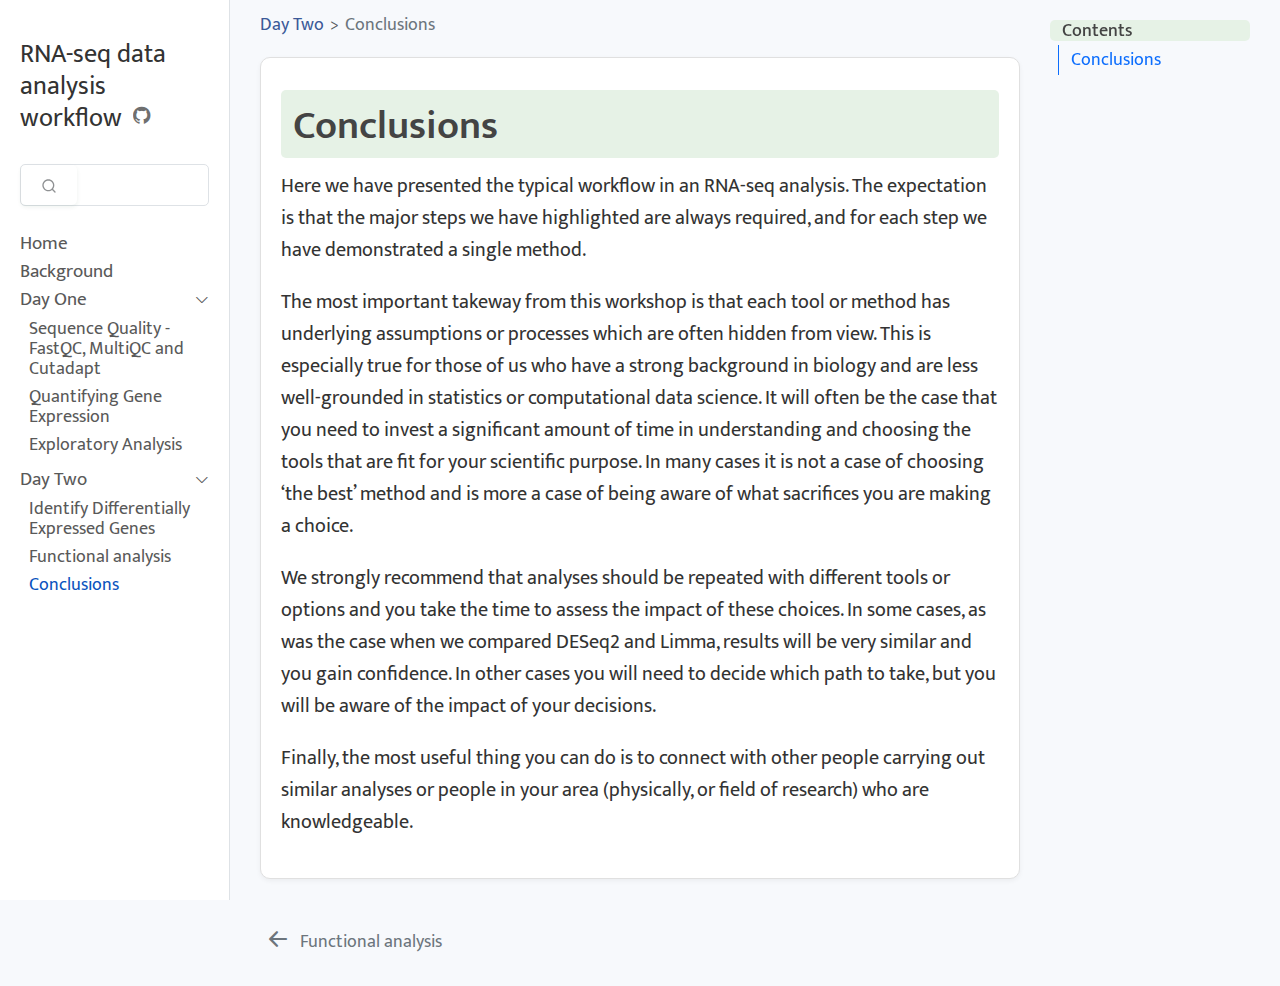
<file: docs/episode_6.html>
<!DOCTYPE html>
<html xmlns="http://www.w3.org/1999/xhtml" lang="en" xml:lang="en"><head>

<meta charset="utf-8">
<meta name="generator" content="quarto-1.7.31">

<meta name="viewport" content="width=device-width, initial-scale=1.0, user-scalable=yes">


<title>episode_6 – RNA-seq data analysis workflow</title>
<style>
code{white-space: pre-wrap;}
span.smallcaps{font-variant: small-caps;}
div.columns{display: flex; gap: min(4vw, 1.5em);}
div.column{flex: auto; overflow-x: auto;}
div.hanging-indent{margin-left: 1.5em; text-indent: -1.5em;}
ul.task-list{list-style: none;}
ul.task-list li input[type="checkbox"] {
  width: 0.8em;
  margin: 0 0.8em 0.2em -1em; /* quarto-specific, see https://github.com/quarto-dev/quarto-cli/issues/4556 */ 
  vertical-align: middle;
}
</style>


<script src="site_libs/quarto-nav/quarto-nav.js"></script>
<script src="site_libs/quarto-nav/headroom.min.js"></script>
<script src="site_libs/clipboard/clipboard.min.js"></script>
<script src="site_libs/quarto-search/autocomplete.umd.js"></script>
<script src="site_libs/quarto-search/fuse.min.js"></script>
<script src="site_libs/quarto-search/quarto-search.js"></script>
<meta name="quarto:offset" content="./">
<link href="./episode_5.html" rel="prev">
<link href="./theme_images/GA-image-black-favicon.png" rel="icon" type="image/png">
<script src="site_libs/quarto-html/quarto.js" type="module"></script>
<script src="site_libs/quarto-html/tabsets/tabsets.js" type="module"></script>
<script src="site_libs/quarto-html/popper.min.js"></script>
<script src="site_libs/quarto-html/tippy.umd.min.js"></script>
<script src="site_libs/quarto-html/anchor.min.js"></script>
<link href="site_libs/quarto-html/tippy.css" rel="stylesheet">
<link href="site_libs/quarto-html/quarto-syntax-highlighting-e1a5c8363afafaef2c763b6775fbf3ca.css" rel="stylesheet" id="quarto-text-highlighting-styles">
<script src="site_libs/bootstrap/bootstrap.min.js"></script>
<link href="site_libs/bootstrap/bootstrap-icons.css" rel="stylesheet">
<link href="site_libs/bootstrap/bootstrap-182fece1ef6b8713be5fac70a3243d43.min.css" rel="stylesheet" append-hash="true" id="quarto-bootstrap" data-mode="light">
<script id="quarto-search-options" type="application/json">{
  "location": "sidebar",
  "copy-button": false,
  "collapse-after": 3,
  "panel-placement": "start",
  "type": "textbox",
  "limit": 50,
  "keyboard-shortcut": [
    "f",
    "/",
    "s"
  ],
  "show-item-context": false,
  "language": {
    "search-no-results-text": "No results",
    "search-matching-documents-text": "matching documents",
    "search-copy-link-title": "Copy link to search",
    "search-hide-matches-text": "Hide additional matches",
    "search-more-match-text": "more match in this document",
    "search-more-matches-text": "more matches in this document",
    "search-clear-button-title": "Clear",
    "search-text-placeholder": "",
    "search-detached-cancel-button-title": "Cancel",
    "search-submit-button-title": "Submit",
    "search-label": "Search"
  }
}</script>


<link rel="stylesheet" href="styles.css">
<meta property="og:title" content="– RNA-seq data analysis workflow">
<meta property="og:description" content="">
<meta property="og:site_name" content="RNA-seq data analysis workflow">
</head>

<body class="nav-sidebar docked quarto-light">

<div id="quarto-search-results"></div>
  <header id="quarto-header" class="headroom fixed-top">
  <nav class="quarto-secondary-nav">
    <div class="container-fluid d-flex">
      <button type="button" class="quarto-btn-toggle btn" data-bs-toggle="collapse" role="button" data-bs-target=".quarto-sidebar-collapse-item" aria-controls="quarto-sidebar" aria-expanded="false" aria-label="Toggle sidebar navigation" onclick="if (window.quartoToggleHeadroom) { window.quartoToggleHeadroom(); }">
        <i class="bi bi-layout-text-sidebar-reverse"></i>
      </button>
        <nav class="quarto-page-breadcrumbs" aria-label="breadcrumb"><ol class="breadcrumb"><li class="breadcrumb-item"><a href="./episode_4.html">Day Two</a></li><li class="breadcrumb-item"><a href="./episode_6.html">Conclusions</a></li></ol></nav>
        <a class="flex-grow-1" role="navigation" data-bs-toggle="collapse" data-bs-target=".quarto-sidebar-collapse-item" aria-controls="quarto-sidebar" aria-expanded="false" aria-label="Toggle sidebar navigation" onclick="if (window.quartoToggleHeadroom) { window.quartoToggleHeadroom(); }">      
        </a>
      <button type="button" class="btn quarto-search-button" aria-label="Search" onclick="window.quartoOpenSearch();">
        <i class="bi bi-search"></i>
      </button>
    </div>
  </nav>
</header>
<!-- content -->
<div id="quarto-content" class="quarto-container page-columns page-rows-contents page-layout-article">
<!-- sidebar -->
  <nav id="quarto-sidebar" class="sidebar collapse collapse-horizontal quarto-sidebar-collapse-item sidebar-navigation docked overflow-auto">
    <div class="pt-lg-2 mt-2 text-left sidebar-header">
    <div class="sidebar-title mb-0 py-0">
      <a href="./">RNA-seq data analysis workflow</a> 
        <div class="sidebar-tools-main">
    <a href="https://github.com/GenomicsAotearoa/RNA-seq-data-analysis-workflow" title="Github" class="quarto-navigation-tool px-1" aria-label="Github"><i class="bi bi-github"></i></a>
</div>
    </div>
      </div>
        <div class="mt-2 flex-shrink-0 align-items-center">
        <div class="sidebar-search">
        <div id="quarto-search" class="" title="Search"></div>
        </div>
        </div>
    <div class="sidebar-menu-container"> 
    <ul class="list-unstyled mt-1">
        <li class="sidebar-item">
  <div class="sidebar-item-container"> 
  <a href="./index.html" class="sidebar-item-text sidebar-link">
 <span class="menu-text">Home</span></a>
  </div>
</li>
        <li class="sidebar-item">
  <div class="sidebar-item-container"> 
  <a href="./background.html" class="sidebar-item-text sidebar-link">
 <span class="menu-text">Background</span></a>
  </div>
</li>
        <li class="sidebar-item sidebar-item-section">
      <div class="sidebar-item-container"> 
            <a class="sidebar-item-text sidebar-link text-start" data-bs-toggle="collapse" data-bs-target="#quarto-sidebar-section-1" role="navigation" aria-expanded="true">
 <span class="menu-text">Day One</span></a>
          <a class="sidebar-item-toggle text-start" data-bs-toggle="collapse" data-bs-target="#quarto-sidebar-section-1" role="navigation" aria-expanded="true" aria-label="Toggle section">
            <i class="bi bi-chevron-right ms-2"></i>
          </a> 
      </div>
      <ul id="quarto-sidebar-section-1" class="collapse list-unstyled sidebar-section depth1 show">  
          <li class="sidebar-item">
  <div class="sidebar-item-container"> 
  <a href="./episode_1.html" class="sidebar-item-text sidebar-link">
 <span class="menu-text">Sequence Quality - FastQC, MultiQC and Cutadapt</span></a>
  </div>
</li>
          <li class="sidebar-item">
  <div class="sidebar-item-container"> 
  <a href="./episode_2.html" class="sidebar-item-text sidebar-link">
 <span class="menu-text">Quantifying Gene Expression</span></a>
  </div>
</li>
          <li class="sidebar-item">
  <div class="sidebar-item-container"> 
  <a href="./episode_3.html" class="sidebar-item-text sidebar-link">
 <span class="menu-text">Exploratory Analysis</span></a>
  </div>
</li>
      </ul>
  </li>
        <li class="sidebar-item sidebar-item-section">
      <div class="sidebar-item-container"> 
            <a class="sidebar-item-text sidebar-link text-start" data-bs-toggle="collapse" data-bs-target="#quarto-sidebar-section-2" role="navigation" aria-expanded="true">
 <span class="menu-text">Day Two</span></a>
          <a class="sidebar-item-toggle text-start" data-bs-toggle="collapse" data-bs-target="#quarto-sidebar-section-2" role="navigation" aria-expanded="true" aria-label="Toggle section">
            <i class="bi bi-chevron-right ms-2"></i>
          </a> 
      </div>
      <ul id="quarto-sidebar-section-2" class="collapse list-unstyled sidebar-section depth1 show">  
          <li class="sidebar-item">
  <div class="sidebar-item-container"> 
  <a href="./episode_4.html" class="sidebar-item-text sidebar-link">
 <span class="menu-text">Identify Differentially Expressed Genes</span></a>
  </div>
</li>
          <li class="sidebar-item">
  <div class="sidebar-item-container"> 
  <a href="./episode_5.html" class="sidebar-item-text sidebar-link">
 <span class="menu-text">Functional analysis</span></a>
  </div>
</li>
          <li class="sidebar-item">
  <div class="sidebar-item-container"> 
  <a href="./episode_6.html" class="sidebar-item-text sidebar-link active">
 <span class="menu-text">Conclusions</span></a>
  </div>
</li>
      </ul>
  </li>
    </ul>
    </div>
</nav>
<div id="quarto-sidebar-glass" class="quarto-sidebar-collapse-item" data-bs-toggle="collapse" data-bs-target=".quarto-sidebar-collapse-item"></div>
<!-- margin-sidebar -->
    <div id="quarto-margin-sidebar" class="sidebar margin-sidebar">
        <nav id="TOC" role="doc-toc" class="toc-active">
    <h2 id="toc-title">Contents</h2>
   
  <ul>
  <li><a href="#conclusions" id="toc-conclusions" class="nav-link active" data-scroll-target="#conclusions">Conclusions</a></li>
  </ul>
</nav>
    </div>
<!-- main -->
<main class="content" id="quarto-document-content"><header id="title-block-header" class="quarto-title-block"><nav class="quarto-page-breadcrumbs quarto-title-breadcrumbs d-none d-lg-block" aria-label="breadcrumb"><ol class="breadcrumb"><li class="breadcrumb-item"><a href="./episode_4.html">Day Two</a></li><li class="breadcrumb-item"><a href="./episode_6.html">Conclusions</a></li></ol></nav></header>




<section id="conclusions" class="level1">
<h1>Conclusions</h1>
<p>Here we have presented the typical workflow in an RNA-seq analysis. The expectation is that the major steps we have highlighted are always required, and for each step we have demonstrated a single method.</p>
<p>The most important takeway from this workshop is that each tool or method has underlying assumptions or processes which are often hidden from view. This is especially true for those of us who have a strong background in biology and are less well-grounded in statistics or computational data science. It will often be the case that you need to invest a significant amount of time in understanding and choosing the tools that are fit for your scientific purpose. In many cases it is not a case of choosing ‘the best’ method and is more a case of being aware of what sacrifices you are making a choice.</p>
<p>We strongly recommend that analyses should be repeated with different tools or options and you take the time to assess the impact of these choices. In some cases, as was the case when we compared DESeq2 and Limma, results will be very similar and you gain confidence. In other cases you will need to decide which path to take, but you will be aware of the impact of your decisions.</p>
<p>Finally, the most useful thing you can do is to connect with other people carrying out similar analyses or people in your area (physically, or field of research) who are knowledgeable.</p>


</section>

</main> <!-- /main -->
<script id="quarto-html-after-body" type="application/javascript">
  window.document.addEventListener("DOMContentLoaded", function (event) {
    const icon = "";
    const anchorJS = new window.AnchorJS();
    anchorJS.options = {
      placement: 'right',
      icon: icon
    };
    anchorJS.add('.anchored');
    const isCodeAnnotation = (el) => {
      for (const clz of el.classList) {
        if (clz.startsWith('code-annotation-')) {                     
          return true;
        }
      }
      return false;
    }
    const onCopySuccess = function(e) {
      // button target
      const button = e.trigger;
      // don't keep focus
      button.blur();
      // flash "checked"
      button.classList.add('code-copy-button-checked');
      var currentTitle = button.getAttribute("title");
      button.setAttribute("title", "Copied!");
      let tooltip;
      if (window.bootstrap) {
        button.setAttribute("data-bs-toggle", "tooltip");
        button.setAttribute("data-bs-placement", "left");
        button.setAttribute("data-bs-title", "Copied!");
        tooltip = new bootstrap.Tooltip(button, 
          { trigger: "manual", 
            customClass: "code-copy-button-tooltip",
            offset: [0, -8]});
        tooltip.show();    
      }
      setTimeout(function() {
        if (tooltip) {
          tooltip.hide();
          button.removeAttribute("data-bs-title");
          button.removeAttribute("data-bs-toggle");
          button.removeAttribute("data-bs-placement");
        }
        button.setAttribute("title", currentTitle);
        button.classList.remove('code-copy-button-checked');
      }, 1000);
      // clear code selection
      e.clearSelection();
    }
    const getTextToCopy = function(trigger) {
        const codeEl = trigger.previousElementSibling.cloneNode(true);
        for (const childEl of codeEl.children) {
          if (isCodeAnnotation(childEl)) {
            childEl.remove();
          }
        }
        return codeEl.innerText;
    }
    const clipboard = new window.ClipboardJS('.code-copy-button:not([data-in-quarto-modal])', {
      text: getTextToCopy
    });
    clipboard.on('success', onCopySuccess);
    if (window.document.getElementById('quarto-embedded-source-code-modal')) {
      const clipboardModal = new window.ClipboardJS('.code-copy-button[data-in-quarto-modal]', {
        text: getTextToCopy,
        container: window.document.getElementById('quarto-embedded-source-code-modal')
      });
      clipboardModal.on('success', onCopySuccess);
    }
      var localhostRegex = new RegExp(/^(?:http|https):\/\/localhost\:?[0-9]*\//);
      var mailtoRegex = new RegExp(/^mailto:/);
        var filterRegex = new RegExp('/' + window.location.host + '/');
      var isInternal = (href) => {
          return filterRegex.test(href) || localhostRegex.test(href) || mailtoRegex.test(href);
      }
      // Inspect non-navigation links and adorn them if external
     var links = window.document.querySelectorAll('a[href]:not(.nav-link):not(.navbar-brand):not(.toc-action):not(.sidebar-link):not(.sidebar-item-toggle):not(.pagination-link):not(.no-external):not([aria-hidden]):not(.dropdown-item):not(.quarto-navigation-tool):not(.about-link)');
      for (var i=0; i<links.length; i++) {
        const link = links[i];
        if (!isInternal(link.href)) {
          // undo the damage that might have been done by quarto-nav.js in the case of
          // links that we want to consider external
          if (link.dataset.originalHref !== undefined) {
            link.href = link.dataset.originalHref;
          }
        }
      }
    function tippyHover(el, contentFn, onTriggerFn, onUntriggerFn) {
      const config = {
        allowHTML: true,
        maxWidth: 500,
        delay: 100,
        arrow: false,
        appendTo: function(el) {
            return el.parentElement;
        },
        interactive: true,
        interactiveBorder: 10,
        theme: 'quarto',
        placement: 'bottom-start',
      };
      if (contentFn) {
        config.content = contentFn;
      }
      if (onTriggerFn) {
        config.onTrigger = onTriggerFn;
      }
      if (onUntriggerFn) {
        config.onUntrigger = onUntriggerFn;
      }
      window.tippy(el, config); 
    }
    const noterefs = window.document.querySelectorAll('a[role="doc-noteref"]');
    for (var i=0; i<noterefs.length; i++) {
      const ref = noterefs[i];
      tippyHover(ref, function() {
        // use id or data attribute instead here
        let href = ref.getAttribute('data-footnote-href') || ref.getAttribute('href');
        try { href = new URL(href).hash; } catch {}
        const id = href.replace(/^#\/?/, "");
        const note = window.document.getElementById(id);
        if (note) {
          return note.innerHTML;
        } else {
          return "";
        }
      });
    }
    const xrefs = window.document.querySelectorAll('a.quarto-xref');
    const processXRef = (id, note) => {
      // Strip column container classes
      const stripColumnClz = (el) => {
        el.classList.remove("page-full", "page-columns");
        if (el.children) {
          for (const child of el.children) {
            stripColumnClz(child);
          }
        }
      }
      stripColumnClz(note)
      if (id === null || id.startsWith('sec-')) {
        // Special case sections, only their first couple elements
        const container = document.createElement("div");
        if (note.children && note.children.length > 2) {
          container.appendChild(note.children[0].cloneNode(true));
          for (let i = 1; i < note.children.length; i++) {
            const child = note.children[i];
            if (child.tagName === "P" && child.innerText === "") {
              continue;
            } else {
              container.appendChild(child.cloneNode(true));
              break;
            }
          }
          if (window.Quarto?.typesetMath) {
            window.Quarto.typesetMath(container);
          }
          return container.innerHTML
        } else {
          if (window.Quarto?.typesetMath) {
            window.Quarto.typesetMath(note);
          }
          return note.innerHTML;
        }
      } else {
        // Remove any anchor links if they are present
        const anchorLink = note.querySelector('a.anchorjs-link');
        if (anchorLink) {
          anchorLink.remove();
        }
        if (window.Quarto?.typesetMath) {
          window.Quarto.typesetMath(note);
        }
        if (note.classList.contains("callout")) {
          return note.outerHTML;
        } else {
          return note.innerHTML;
        }
      }
    }
    for (var i=0; i<xrefs.length; i++) {
      const xref = xrefs[i];
      tippyHover(xref, undefined, function(instance) {
        instance.disable();
        let url = xref.getAttribute('href');
        let hash = undefined; 
        if (url.startsWith('#')) {
          hash = url;
        } else {
          try { hash = new URL(url).hash; } catch {}
        }
        if (hash) {
          const id = hash.replace(/^#\/?/, "");
          const note = window.document.getElementById(id);
          if (note !== null) {
            try {
              const html = processXRef(id, note.cloneNode(true));
              instance.setContent(html);
            } finally {
              instance.enable();
              instance.show();
            }
          } else {
            // See if we can fetch this
            fetch(url.split('#')[0])
            .then(res => res.text())
            .then(html => {
              const parser = new DOMParser();
              const htmlDoc = parser.parseFromString(html, "text/html");
              const note = htmlDoc.getElementById(id);
              if (note !== null) {
                const html = processXRef(id, note);
                instance.setContent(html);
              } 
            }).finally(() => {
              instance.enable();
              instance.show();
            });
          }
        } else {
          // See if we can fetch a full url (with no hash to target)
          // This is a special case and we should probably do some content thinning / targeting
          fetch(url)
          .then(res => res.text())
          .then(html => {
            const parser = new DOMParser();
            const htmlDoc = parser.parseFromString(html, "text/html");
            const note = htmlDoc.querySelector('main.content');
            if (note !== null) {
              // This should only happen for chapter cross references
              // (since there is no id in the URL)
              // remove the first header
              if (note.children.length > 0 && note.children[0].tagName === "HEADER") {
                note.children[0].remove();
              }
              const html = processXRef(null, note);
              instance.setContent(html);
            } 
          }).finally(() => {
            instance.enable();
            instance.show();
          });
        }
      }, function(instance) {
      });
    }
        let selectedAnnoteEl;
        const selectorForAnnotation = ( cell, annotation) => {
          let cellAttr = 'data-code-cell="' + cell + '"';
          let lineAttr = 'data-code-annotation="' +  annotation + '"';
          const selector = 'span[' + cellAttr + '][' + lineAttr + ']';
          return selector;
        }
        const selectCodeLines = (annoteEl) => {
          const doc = window.document;
          const targetCell = annoteEl.getAttribute("data-target-cell");
          const targetAnnotation = annoteEl.getAttribute("data-target-annotation");
          const annoteSpan = window.document.querySelector(selectorForAnnotation(targetCell, targetAnnotation));
          const lines = annoteSpan.getAttribute("data-code-lines").split(",");
          const lineIds = lines.map((line) => {
            return targetCell + "-" + line;
          })
          let top = null;
          let height = null;
          let parent = null;
          if (lineIds.length > 0) {
              //compute the position of the single el (top and bottom and make a div)
              const el = window.document.getElementById(lineIds[0]);
              top = el.offsetTop;
              height = el.offsetHeight;
              parent = el.parentElement.parentElement;
            if (lineIds.length > 1) {
              const lastEl = window.document.getElementById(lineIds[lineIds.length - 1]);
              const bottom = lastEl.offsetTop + lastEl.offsetHeight;
              height = bottom - top;
            }
            if (top !== null && height !== null && parent !== null) {
              // cook up a div (if necessary) and position it 
              let div = window.document.getElementById("code-annotation-line-highlight");
              if (div === null) {
                div = window.document.createElement("div");
                div.setAttribute("id", "code-annotation-line-highlight");
                div.style.position = 'absolute';
                parent.appendChild(div);
              }
              div.style.top = top - 2 + "px";
              div.style.height = height + 4 + "px";
              div.style.left = 0;
              let gutterDiv = window.document.getElementById("code-annotation-line-highlight-gutter");
              if (gutterDiv === null) {
                gutterDiv = window.document.createElement("div");
                gutterDiv.setAttribute("id", "code-annotation-line-highlight-gutter");
                gutterDiv.style.position = 'absolute';
                const codeCell = window.document.getElementById(targetCell);
                const gutter = codeCell.querySelector('.code-annotation-gutter');
                gutter.appendChild(gutterDiv);
              }
              gutterDiv.style.top = top - 2 + "px";
              gutterDiv.style.height = height + 4 + "px";
            }
            selectedAnnoteEl = annoteEl;
          }
        };
        const unselectCodeLines = () => {
          const elementsIds = ["code-annotation-line-highlight", "code-annotation-line-highlight-gutter"];
          elementsIds.forEach((elId) => {
            const div = window.document.getElementById(elId);
            if (div) {
              div.remove();
            }
          });
          selectedAnnoteEl = undefined;
        };
          // Handle positioning of the toggle
      window.addEventListener(
        "resize",
        throttle(() => {
          elRect = undefined;
          if (selectedAnnoteEl) {
            selectCodeLines(selectedAnnoteEl);
          }
        }, 10)
      );
      function throttle(fn, ms) {
      let throttle = false;
      let timer;
        return (...args) => {
          if(!throttle) { // first call gets through
              fn.apply(this, args);
              throttle = true;
          } else { // all the others get throttled
              if(timer) clearTimeout(timer); // cancel #2
              timer = setTimeout(() => {
                fn.apply(this, args);
                timer = throttle = false;
              }, ms);
          }
        };
      }
        // Attach click handler to the DT
        const annoteDls = window.document.querySelectorAll('dt[data-target-cell]');
        for (const annoteDlNode of annoteDls) {
          annoteDlNode.addEventListener('click', (event) => {
            const clickedEl = event.target;
            if (clickedEl !== selectedAnnoteEl) {
              unselectCodeLines();
              const activeEl = window.document.querySelector('dt[data-target-cell].code-annotation-active');
              if (activeEl) {
                activeEl.classList.remove('code-annotation-active');
              }
              selectCodeLines(clickedEl);
              clickedEl.classList.add('code-annotation-active');
            } else {
              // Unselect the line
              unselectCodeLines();
              clickedEl.classList.remove('code-annotation-active');
            }
          });
        }
    const findCites = (el) => {
      const parentEl = el.parentElement;
      if (parentEl) {
        const cites = parentEl.dataset.cites;
        if (cites) {
          return {
            el,
            cites: cites.split(' ')
          };
        } else {
          return findCites(el.parentElement)
        }
      } else {
        return undefined;
      }
    };
    var bibliorefs = window.document.querySelectorAll('a[role="doc-biblioref"]');
    for (var i=0; i<bibliorefs.length; i++) {
      const ref = bibliorefs[i];
      const citeInfo = findCites(ref);
      if (citeInfo) {
        tippyHover(citeInfo.el, function() {
          var popup = window.document.createElement('div');
          citeInfo.cites.forEach(function(cite) {
            var citeDiv = window.document.createElement('div');
            citeDiv.classList.add('hanging-indent');
            citeDiv.classList.add('csl-entry');
            var biblioDiv = window.document.getElementById('ref-' + cite);
            if (biblioDiv) {
              citeDiv.innerHTML = biblioDiv.innerHTML;
            }
            popup.appendChild(citeDiv);
          });
          return popup.innerHTML;
        });
      }
    }
  });
  </script>
<nav class="page-navigation">
  <div class="nav-page nav-page-previous">
      <a href="./episode_5.html" class="pagination-link" aria-label="Functional analysis">
        <i class="bi bi-arrow-left-short"></i> <span class="nav-page-text">Functional analysis</span>
      </a>          
  </div>
  <div class="nav-page nav-page-next">
  </div>
</nav>
</div> <!-- /content -->




</body></html>
</file>
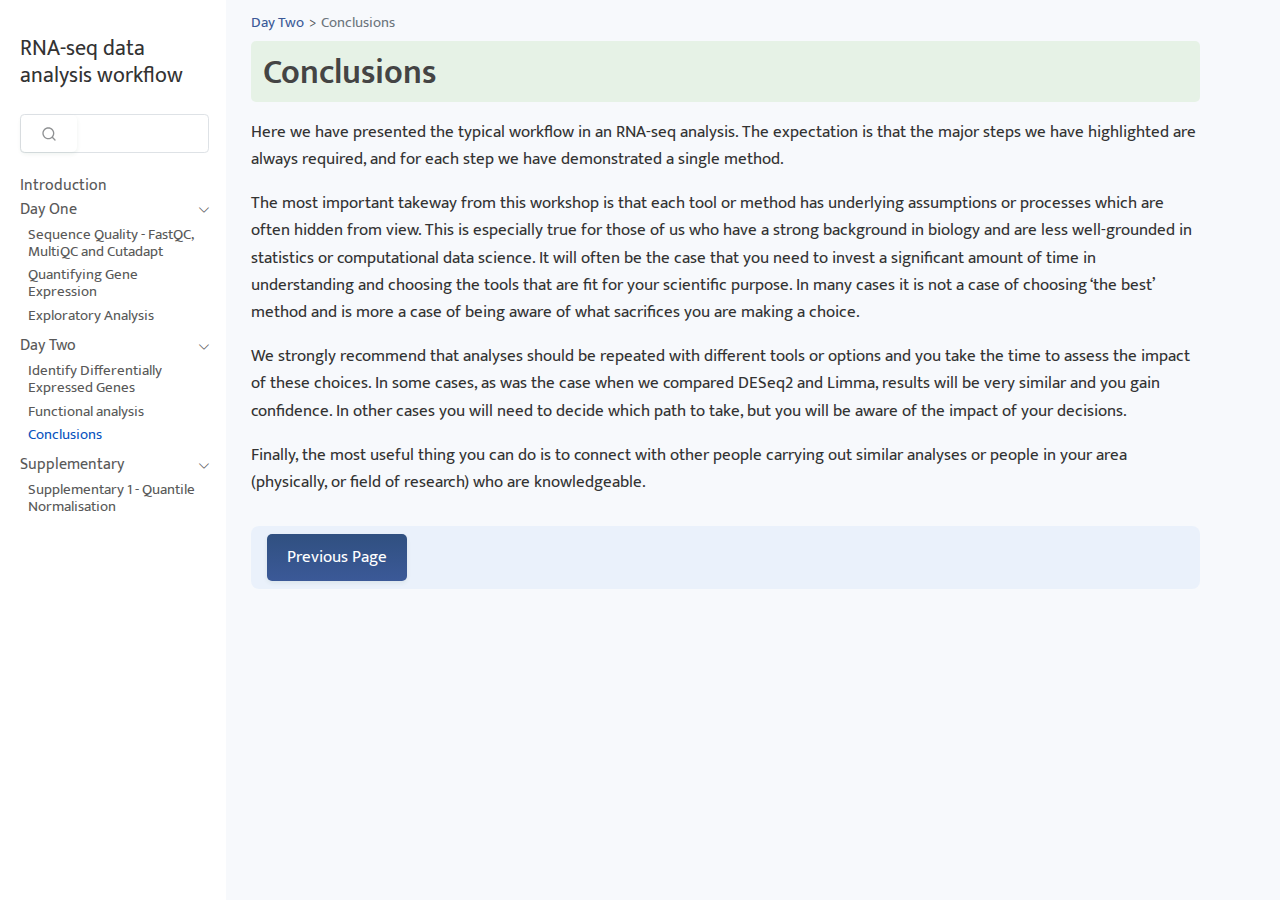
<file: docs/episode_7.html>
<!DOCTYPE html>
<html xmlns="http://www.w3.org/1999/xhtml" lang="en" xml:lang="en"><head>

<meta charset="utf-8">
<meta name="generator" content="quarto-1.5.57">

<meta name="viewport" content="width=device-width, initial-scale=1.0, user-scalable=yes">


<title>Conclusions – RNA-seq data analysis workflow</title>
<style>
code{white-space: pre-wrap;}
span.smallcaps{font-variant: small-caps;}
div.columns{display: flex; gap: min(4vw, 1.5em);}
div.column{flex: auto; overflow-x: auto;}
div.hanging-indent{margin-left: 1.5em; text-indent: -1.5em;}
ul.task-list{list-style: none;}
ul.task-list li input[type="checkbox"] {
  width: 0.8em;
  margin: 0 0.8em 0.2em -1em; /* quarto-specific, see https://github.com/quarto-dev/quarto-cli/issues/4556 */ 
  vertical-align: middle;
}
</style>


<script src="site_libs/quarto-nav/quarto-nav.js"></script>
<script src="site_libs/quarto-nav/headroom.min.js"></script>
<script src="site_libs/clipboard/clipboard.min.js"></script>
<script src="site_libs/quarto-search/autocomplete.umd.js"></script>
<script src="site_libs/quarto-search/fuse.min.js"></script>
<script src="site_libs/quarto-search/quarto-search.js"></script>
<meta name="quarto:offset" content="./">
<script src="site_libs/quarto-html/quarto.js"></script>
<script src="site_libs/quarto-html/popper.min.js"></script>
<script src="site_libs/quarto-html/tippy.umd.min.js"></script>
<script src="site_libs/quarto-html/anchor.min.js"></script>
<link href="site_libs/quarto-html/tippy.css" rel="stylesheet">
<link href="site_libs/quarto-html/quarto-syntax-highlighting.css" rel="stylesheet" id="quarto-text-highlighting-styles">
<script src="site_libs/bootstrap/bootstrap.min.js"></script>
<link href="site_libs/bootstrap/bootstrap-icons.css" rel="stylesheet">
<link href="site_libs/bootstrap/bootstrap.min.css" rel="stylesheet" id="quarto-bootstrap" data-mode="light">
<script id="quarto-search-options" type="application/json">{
  "location": "sidebar",
  "copy-button": false,
  "collapse-after": 3,
  "panel-placement": "start",
  "type": "textbox",
  "limit": 50,
  "keyboard-shortcut": [
    "f",
    "/",
    "s"
  ],
  "show-item-context": false,
  "language": {
    "search-no-results-text": "No results",
    "search-matching-documents-text": "matching documents",
    "search-copy-link-title": "Copy link to search",
    "search-hide-matches-text": "Hide additional matches",
    "search-more-match-text": "more match in this document",
    "search-more-matches-text": "more matches in this document",
    "search-clear-button-title": "Clear",
    "search-text-placeholder": "",
    "search-detached-cancel-button-title": "Cancel",
    "search-submit-button-title": "Submit",
    "search-label": "Search"
  }
}</script>


<link rel="stylesheet" href="styles.css">
</head>

<body class="nav-sidebar docked fullcontent">

<div id="quarto-search-results"></div>
  <header id="quarto-header" class="headroom fixed-top">
  <nav class="quarto-secondary-nav">
    <div class="container-fluid d-flex">
      <button type="button" class="quarto-btn-toggle btn" data-bs-toggle="collapse" role="button" data-bs-target=".quarto-sidebar-collapse-item" aria-controls="quarto-sidebar" aria-expanded="false" aria-label="Toggle sidebar navigation" onclick="if (window.quartoToggleHeadroom) { window.quartoToggleHeadroom(); }">
        <i class="bi bi-layout-text-sidebar-reverse"></i>
      </button>
        <nav class="quarto-page-breadcrumbs" aria-label="breadcrumb"><ol class="breadcrumb"><li class="breadcrumb-item"><a href="./day_2_overview.html">Day Two</a></li><li class="breadcrumb-item"><a href="./episode_7.html">Conclusions</a></li></ol></nav>
        <a class="flex-grow-1" role="navigation" data-bs-toggle="collapse" data-bs-target=".quarto-sidebar-collapse-item" aria-controls="quarto-sidebar" aria-expanded="false" aria-label="Toggle sidebar navigation" onclick="if (window.quartoToggleHeadroom) { window.quartoToggleHeadroom(); }">      
        </a>
      <button type="button" class="btn quarto-search-button" aria-label="Search" onclick="window.quartoOpenSearch();">
        <i class="bi bi-search"></i>
      </button>
    </div>
  </nav>
</header>
<!-- content -->
<div id="quarto-content" class="quarto-container page-columns page-rows-contents page-layout-article">
<!-- sidebar -->
  <nav id="quarto-sidebar" class="sidebar collapse collapse-horizontal quarto-sidebar-collapse-item sidebar-navigation docked overflow-auto">
    <div class="pt-lg-2 mt-2 text-left sidebar-header">
    <div class="sidebar-title mb-0 py-0">
      <a href="./">RNA-seq data analysis workflow</a> 
    </div>
      </div>
        <div class="mt-2 flex-shrink-0 align-items-center">
        <div class="sidebar-search">
        <div id="quarto-search" class="" title="Search"></div>
        </div>
        </div>
    <div class="sidebar-menu-container"> 
    <ul class="list-unstyled mt-1">
        <li class="sidebar-item">
  <div class="sidebar-item-container"> 
  <a href="./index.html" class="sidebar-item-text sidebar-link">
 <span class="menu-text">Introduction</span></a>
  </div>
</li>
        <li class="sidebar-item sidebar-item-section">
      <div class="sidebar-item-container"> 
            <a href="./episode_1.html" class="sidebar-item-text sidebar-link">
 <span class="menu-text">Day One</span></a>
          <a class="sidebar-item-toggle text-start" data-bs-toggle="collapse" data-bs-target="#quarto-sidebar-section-1" role="navigation" aria-expanded="true" aria-label="Toggle section">
            <i class="bi bi-chevron-right ms-2"></i>
          </a> 
      </div>
      <ul id="quarto-sidebar-section-1" class="collapse list-unstyled sidebar-section depth1 show">  
          <li class="sidebar-item">
  <div class="sidebar-item-container"> 
  <a href="./episode_2.html" class="sidebar-item-text sidebar-link">
 <span class="menu-text">Sequence Quality - FastQC, MultiQC and Cutadapt</span></a>
  </div>
</li>
          <li class="sidebar-item">
  <div class="sidebar-item-container"> 
  <a href="./episode_3.html" class="sidebar-item-text sidebar-link">
 <span class="menu-text">Quantifying Gene Expression</span></a>
  </div>
</li>
          <li class="sidebar-item">
  <div class="sidebar-item-container"> 
  <a href="./episode_4.html" class="sidebar-item-text sidebar-link">
 <span class="menu-text">Exploratory Analysis</span></a>
  </div>
</li>
      </ul>
  </li>
        <li class="sidebar-item sidebar-item-section">
      <div class="sidebar-item-container"> 
            <a href="./day_2_overview.html" class="sidebar-item-text sidebar-link">
 <span class="menu-text">Day Two</span></a>
          <a class="sidebar-item-toggle text-start" data-bs-toggle="collapse" data-bs-target="#quarto-sidebar-section-2" role="navigation" aria-expanded="true" aria-label="Toggle section">
            <i class="bi bi-chevron-right ms-2"></i>
          </a> 
      </div>
      <ul id="quarto-sidebar-section-2" class="collapse list-unstyled sidebar-section depth1 show">  
          <li class="sidebar-item">
  <div class="sidebar-item-container"> 
  <a href="./episode_5.html" class="sidebar-item-text sidebar-link">
 <span class="menu-text">Identify Differentially Expressed Genes</span></a>
  </div>
</li>
          <li class="sidebar-item">
  <div class="sidebar-item-container"> 
  <a href="./episode_6.html" class="sidebar-item-text sidebar-link">
 <span class="menu-text">Functional analysis</span></a>
  </div>
</li>
          <li class="sidebar-item">
  <div class="sidebar-item-container"> 
  <a href="./episode_7.html" class="sidebar-item-text sidebar-link active">
 <span class="menu-text">Conclusions</span></a>
  </div>
</li>
      </ul>
  </li>
        <li class="sidebar-item sidebar-item-section">
      <div class="sidebar-item-container"> 
            <a class="sidebar-item-text sidebar-link text-start" data-bs-toggle="collapse" data-bs-target="#quarto-sidebar-section-3" role="navigation" aria-expanded="true">
 <span class="menu-text">Supplementary</span></a>
          <a class="sidebar-item-toggle text-start" data-bs-toggle="collapse" data-bs-target="#quarto-sidebar-section-3" role="navigation" aria-expanded="true" aria-label="Toggle section">
            <i class="bi bi-chevron-right ms-2"></i>
          </a> 
      </div>
      <ul id="quarto-sidebar-section-3" class="collapse list-unstyled sidebar-section depth1 show">  
          <li class="sidebar-item">
  <div class="sidebar-item-container"> 
  <a href="./supplementary_1.html" class="sidebar-item-text sidebar-link">
 <span class="menu-text">Supplementary 1 - Quantile Normalisation</span></a>
  </div>
</li>
      </ul>
  </li>
    </ul>
    </div>
</nav>
<div id="quarto-sidebar-glass" class="quarto-sidebar-collapse-item" data-bs-toggle="collapse" data-bs-target=".quarto-sidebar-collapse-item"></div>
<!-- margin-sidebar -->
    
<!-- main -->
<main class="content" id="quarto-document-content">

<header id="title-block-header" class="quarto-title-block default"><nav class="quarto-page-breadcrumbs quarto-title-breadcrumbs d-none d-lg-block" aria-label="breadcrumb"><ol class="breadcrumb"><li class="breadcrumb-item"><a href="./day_2_overview.html">Day Two</a></li><li class="breadcrumb-item"><a href="./episode_7.html">Conclusions</a></li></ol></nav>
<div class="quarto-title">
<h1 class="title">Conclusions</h1>
</div>



<div class="quarto-title-meta">

    
  
    
  </div>
  


</header>


<p>Here we have presented the typical workflow in an RNA-seq analysis. The expectation is that the major steps we have highlighted are always required, and for each step we have demonstrated a single method.</p>
<p>The most important takeway from this workshop is that each tool or method has underlying assumptions or processes which are often hidden from view. This is especially true for those of us who have a strong background in biology and are less well-grounded in statistics or computational data science. It will often be the case that you need to invest a significant amount of time in understanding and choosing the tools that are fit for your scientific purpose. In many cases it is not a case of choosing ‘the best’ method and is more a case of being aware of what sacrifices you are making a choice.</p>
<p>We strongly recommend that analyses should be repeated with different tools or options and you take the time to assess the impact of these choices. In some cases, as was the case when we compared DESeq2 and Limma, results will be very similar and you gain confidence. In other cases you will need to decide which path to take, but you will be aware of the impact of your decisions.</p>
<p>Finally, the most useful thing you can do is to connect with other people carrying out similar analyses or people in your area (physically, or field of research) who are knowledgeable.</p>
<footer class="navigation-buttons">
<a href="./episode_6.html"> <button class="nav-button prev-button">Previous Page</button> </a>
</footer>



</main> <!-- /main -->
<script id="quarto-html-after-body" type="application/javascript">
window.document.addEventListener("DOMContentLoaded", function (event) {
  const toggleBodyColorMode = (bsSheetEl) => {
    const mode = bsSheetEl.getAttribute("data-mode");
    const bodyEl = window.document.querySelector("body");
    if (mode === "dark") {
      bodyEl.classList.add("quarto-dark");
      bodyEl.classList.remove("quarto-light");
    } else {
      bodyEl.classList.add("quarto-light");
      bodyEl.classList.remove("quarto-dark");
    }
  }
  const toggleBodyColorPrimary = () => {
    const bsSheetEl = window.document.querySelector("link#quarto-bootstrap");
    if (bsSheetEl) {
      toggleBodyColorMode(bsSheetEl);
    }
  }
  toggleBodyColorPrimary();  
  const icon = "";
  const anchorJS = new window.AnchorJS();
  anchorJS.options = {
    placement: 'right',
    icon: icon
  };
  anchorJS.add('.anchored');
  const isCodeAnnotation = (el) => {
    for (const clz of el.classList) {
      if (clz.startsWith('code-annotation-')) {                     
        return true;
      }
    }
    return false;
  }
  const onCopySuccess = function(e) {
    // button target
    const button = e.trigger;
    // don't keep focus
    button.blur();
    // flash "checked"
    button.classList.add('code-copy-button-checked');
    var currentTitle = button.getAttribute("title");
    button.setAttribute("title", "Copied!");
    let tooltip;
    if (window.bootstrap) {
      button.setAttribute("data-bs-toggle", "tooltip");
      button.setAttribute("data-bs-placement", "left");
      button.setAttribute("data-bs-title", "Copied!");
      tooltip = new bootstrap.Tooltip(button, 
        { trigger: "manual", 
          customClass: "code-copy-button-tooltip",
          offset: [0, -8]});
      tooltip.show();    
    }
    setTimeout(function() {
      if (tooltip) {
        tooltip.hide();
        button.removeAttribute("data-bs-title");
        button.removeAttribute("data-bs-toggle");
        button.removeAttribute("data-bs-placement");
      }
      button.setAttribute("title", currentTitle);
      button.classList.remove('code-copy-button-checked');
    }, 1000);
    // clear code selection
    e.clearSelection();
  }
  const getTextToCopy = function(trigger) {
      const codeEl = trigger.previousElementSibling.cloneNode(true);
      for (const childEl of codeEl.children) {
        if (isCodeAnnotation(childEl)) {
          childEl.remove();
        }
      }
      return codeEl.innerText;
  }
  const clipboard = new window.ClipboardJS('.code-copy-button:not([data-in-quarto-modal])', {
    text: getTextToCopy
  });
  clipboard.on('success', onCopySuccess);
  if (window.document.getElementById('quarto-embedded-source-code-modal')) {
    // For code content inside modals, clipBoardJS needs to be initialized with a container option
    // TODO: Check when it could be a function (https://github.com/zenorocha/clipboard.js/issues/860)
    const clipboardModal = new window.ClipboardJS('.code-copy-button[data-in-quarto-modal]', {
      text: getTextToCopy,
      container: window.document.getElementById('quarto-embedded-source-code-modal')
    });
    clipboardModal.on('success', onCopySuccess);
  }
    var localhostRegex = new RegExp(/^(?:http|https):\/\/localhost\:?[0-9]*\//);
    var mailtoRegex = new RegExp(/^mailto:/);
      var filterRegex = new RegExp('/' + window.location.host + '/');
    var isInternal = (href) => {
        return filterRegex.test(href) || localhostRegex.test(href) || mailtoRegex.test(href);
    }
    // Inspect non-navigation links and adorn them if external
 	var links = window.document.querySelectorAll('a[href]:not(.nav-link):not(.navbar-brand):not(.toc-action):not(.sidebar-link):not(.sidebar-item-toggle):not(.pagination-link):not(.no-external):not([aria-hidden]):not(.dropdown-item):not(.quarto-navigation-tool):not(.about-link)');
    for (var i=0; i<links.length; i++) {
      const link = links[i];
      if (!isInternal(link.href)) {
        // undo the damage that might have been done by quarto-nav.js in the case of
        // links that we want to consider external
        if (link.dataset.originalHref !== undefined) {
          link.href = link.dataset.originalHref;
        }
      }
    }
  function tippyHover(el, contentFn, onTriggerFn, onUntriggerFn) {
    const config = {
      allowHTML: true,
      maxWidth: 500,
      delay: 100,
      arrow: false,
      appendTo: function(el) {
          return el.parentElement;
      },
      interactive: true,
      interactiveBorder: 10,
      theme: 'quarto',
      placement: 'bottom-start',
    };
    if (contentFn) {
      config.content = contentFn;
    }
    if (onTriggerFn) {
      config.onTrigger = onTriggerFn;
    }
    if (onUntriggerFn) {
      config.onUntrigger = onUntriggerFn;
    }
    window.tippy(el, config); 
  }
  const noterefs = window.document.querySelectorAll('a[role="doc-noteref"]');
  for (var i=0; i<noterefs.length; i++) {
    const ref = noterefs[i];
    tippyHover(ref, function() {
      // use id or data attribute instead here
      let href = ref.getAttribute('data-footnote-href') || ref.getAttribute('href');
      try { href = new URL(href).hash; } catch {}
      const id = href.replace(/^#\/?/, "");
      const note = window.document.getElementById(id);
      if (note) {
        return note.innerHTML;
      } else {
        return "";
      }
    });
  }
  const xrefs = window.document.querySelectorAll('a.quarto-xref');
  const processXRef = (id, note) => {
    // Strip column container classes
    const stripColumnClz = (el) => {
      el.classList.remove("page-full", "page-columns");
      if (el.children) {
        for (const child of el.children) {
          stripColumnClz(child);
        }
      }
    }
    stripColumnClz(note)
    if (id === null || id.startsWith('sec-')) {
      // Special case sections, only their first couple elements
      const container = document.createElement("div");
      if (note.children && note.children.length > 2) {
        container.appendChild(note.children[0].cloneNode(true));
        for (let i = 1; i < note.children.length; i++) {
          const child = note.children[i];
          if (child.tagName === "P" && child.innerText === "") {
            continue;
          } else {
            container.appendChild(child.cloneNode(true));
            break;
          }
        }
        if (window.Quarto?.typesetMath) {
          window.Quarto.typesetMath(container);
        }
        return container.innerHTML
      } else {
        if (window.Quarto?.typesetMath) {
          window.Quarto.typesetMath(note);
        }
        return note.innerHTML;
      }
    } else {
      // Remove any anchor links if they are present
      const anchorLink = note.querySelector('a.anchorjs-link');
      if (anchorLink) {
        anchorLink.remove();
      }
      if (window.Quarto?.typesetMath) {
        window.Quarto.typesetMath(note);
      }
      // TODO in 1.5, we should make sure this works without a callout special case
      if (note.classList.contains("callout")) {
        return note.outerHTML;
      } else {
        return note.innerHTML;
      }
    }
  }
  for (var i=0; i<xrefs.length; i++) {
    const xref = xrefs[i];
    tippyHover(xref, undefined, function(instance) {
      instance.disable();
      let url = xref.getAttribute('href');
      let hash = undefined; 
      if (url.startsWith('#')) {
        hash = url;
      } else {
        try { hash = new URL(url).hash; } catch {}
      }
      if (hash) {
        const id = hash.replace(/^#\/?/, "");
        const note = window.document.getElementById(id);
        if (note !== null) {
          try {
            const html = processXRef(id, note.cloneNode(true));
            instance.setContent(html);
          } finally {
            instance.enable();
            instance.show();
          }
        } else {
          // See if we can fetch this
          fetch(url.split('#')[0])
          .then(res => res.text())
          .then(html => {
            const parser = new DOMParser();
            const htmlDoc = parser.parseFromString(html, "text/html");
            const note = htmlDoc.getElementById(id);
            if (note !== null) {
              const html = processXRef(id, note);
              instance.setContent(html);
            } 
          }).finally(() => {
            instance.enable();
            instance.show();
          });
        }
      } else {
        // See if we can fetch a full url (with no hash to target)
        // This is a special case and we should probably do some content thinning / targeting
        fetch(url)
        .then(res => res.text())
        .then(html => {
          const parser = new DOMParser();
          const htmlDoc = parser.parseFromString(html, "text/html");
          const note = htmlDoc.querySelector('main.content');
          if (note !== null) {
            // This should only happen for chapter cross references
            // (since there is no id in the URL)
            // remove the first header
            if (note.children.length > 0 && note.children[0].tagName === "HEADER") {
              note.children[0].remove();
            }
            const html = processXRef(null, note);
            instance.setContent(html);
          } 
        }).finally(() => {
          instance.enable();
          instance.show();
        });
      }
    }, function(instance) {
    });
  }
      let selectedAnnoteEl;
      const selectorForAnnotation = ( cell, annotation) => {
        let cellAttr = 'data-code-cell="' + cell + '"';
        let lineAttr = 'data-code-annotation="' +  annotation + '"';
        const selector = 'span[' + cellAttr + '][' + lineAttr + ']';
        return selector;
      }
      const selectCodeLines = (annoteEl) => {
        const doc = window.document;
        const targetCell = annoteEl.getAttribute("data-target-cell");
        const targetAnnotation = annoteEl.getAttribute("data-target-annotation");
        const annoteSpan = window.document.querySelector(selectorForAnnotation(targetCell, targetAnnotation));
        const lines = annoteSpan.getAttribute("data-code-lines").split(",");
        const lineIds = lines.map((line) => {
          return targetCell + "-" + line;
        })
        let top = null;
        let height = null;
        let parent = null;
        if (lineIds.length > 0) {
            //compute the position of the single el (top and bottom and make a div)
            const el = window.document.getElementById(lineIds[0]);
            top = el.offsetTop;
            height = el.offsetHeight;
            parent = el.parentElement.parentElement;
          if (lineIds.length > 1) {
            const lastEl = window.document.getElementById(lineIds[lineIds.length - 1]);
            const bottom = lastEl.offsetTop + lastEl.offsetHeight;
            height = bottom - top;
          }
          if (top !== null && height !== null && parent !== null) {
            // cook up a div (if necessary) and position it 
            let div = window.document.getElementById("code-annotation-line-highlight");
            if (div === null) {
              div = window.document.createElement("div");
              div.setAttribute("id", "code-annotation-line-highlight");
              div.style.position = 'absolute';
              parent.appendChild(div);
            }
            div.style.top = top - 2 + "px";
            div.style.height = height + 4 + "px";
            div.style.left = 0;
            let gutterDiv = window.document.getElementById("code-annotation-line-highlight-gutter");
            if (gutterDiv === null) {
              gutterDiv = window.document.createElement("div");
              gutterDiv.setAttribute("id", "code-annotation-line-highlight-gutter");
              gutterDiv.style.position = 'absolute';
              const codeCell = window.document.getElementById(targetCell);
              const gutter = codeCell.querySelector('.code-annotation-gutter');
              gutter.appendChild(gutterDiv);
            }
            gutterDiv.style.top = top - 2 + "px";
            gutterDiv.style.height = height + 4 + "px";
          }
          selectedAnnoteEl = annoteEl;
        }
      };
      const unselectCodeLines = () => {
        const elementsIds = ["code-annotation-line-highlight", "code-annotation-line-highlight-gutter"];
        elementsIds.forEach((elId) => {
          const div = window.document.getElementById(elId);
          if (div) {
            div.remove();
          }
        });
        selectedAnnoteEl = undefined;
      };
        // Handle positioning of the toggle
    window.addEventListener(
      "resize",
      throttle(() => {
        elRect = undefined;
        if (selectedAnnoteEl) {
          selectCodeLines(selectedAnnoteEl);
        }
      }, 10)
    );
    function throttle(fn, ms) {
    let throttle = false;
    let timer;
      return (...args) => {
        if(!throttle) { // first call gets through
            fn.apply(this, args);
            throttle = true;
        } else { // all the others get throttled
            if(timer) clearTimeout(timer); // cancel #2
            timer = setTimeout(() => {
              fn.apply(this, args);
              timer = throttle = false;
            }, ms);
        }
      };
    }
      // Attach click handler to the DT
      const annoteDls = window.document.querySelectorAll('dt[data-target-cell]');
      for (const annoteDlNode of annoteDls) {
        annoteDlNode.addEventListener('click', (event) => {
          const clickedEl = event.target;
          if (clickedEl !== selectedAnnoteEl) {
            unselectCodeLines();
            const activeEl = window.document.querySelector('dt[data-target-cell].code-annotation-active');
            if (activeEl) {
              activeEl.classList.remove('code-annotation-active');
            }
            selectCodeLines(clickedEl);
            clickedEl.classList.add('code-annotation-active');
          } else {
            // Unselect the line
            unselectCodeLines();
            clickedEl.classList.remove('code-annotation-active');
          }
        });
      }
  const findCites = (el) => {
    const parentEl = el.parentElement;
    if (parentEl) {
      const cites = parentEl.dataset.cites;
      if (cites) {
        return {
          el,
          cites: cites.split(' ')
        };
      } else {
        return findCites(el.parentElement)
      }
    } else {
      return undefined;
    }
  };
  var bibliorefs = window.document.querySelectorAll('a[role="doc-biblioref"]');
  for (var i=0; i<bibliorefs.length; i++) {
    const ref = bibliorefs[i];
    const citeInfo = findCites(ref);
    if (citeInfo) {
      tippyHover(citeInfo.el, function() {
        var popup = window.document.createElement('div');
        citeInfo.cites.forEach(function(cite) {
          var citeDiv = window.document.createElement('div');
          citeDiv.classList.add('hanging-indent');
          citeDiv.classList.add('csl-entry');
          var biblioDiv = window.document.getElementById('ref-' + cite);
          if (biblioDiv) {
            citeDiv.innerHTML = biblioDiv.innerHTML;
          }
          popup.appendChild(citeDiv);
        });
        return popup.innerHTML;
      });
    }
  }
});
</script>
</div> <!-- /content -->




</body></html>
</file>
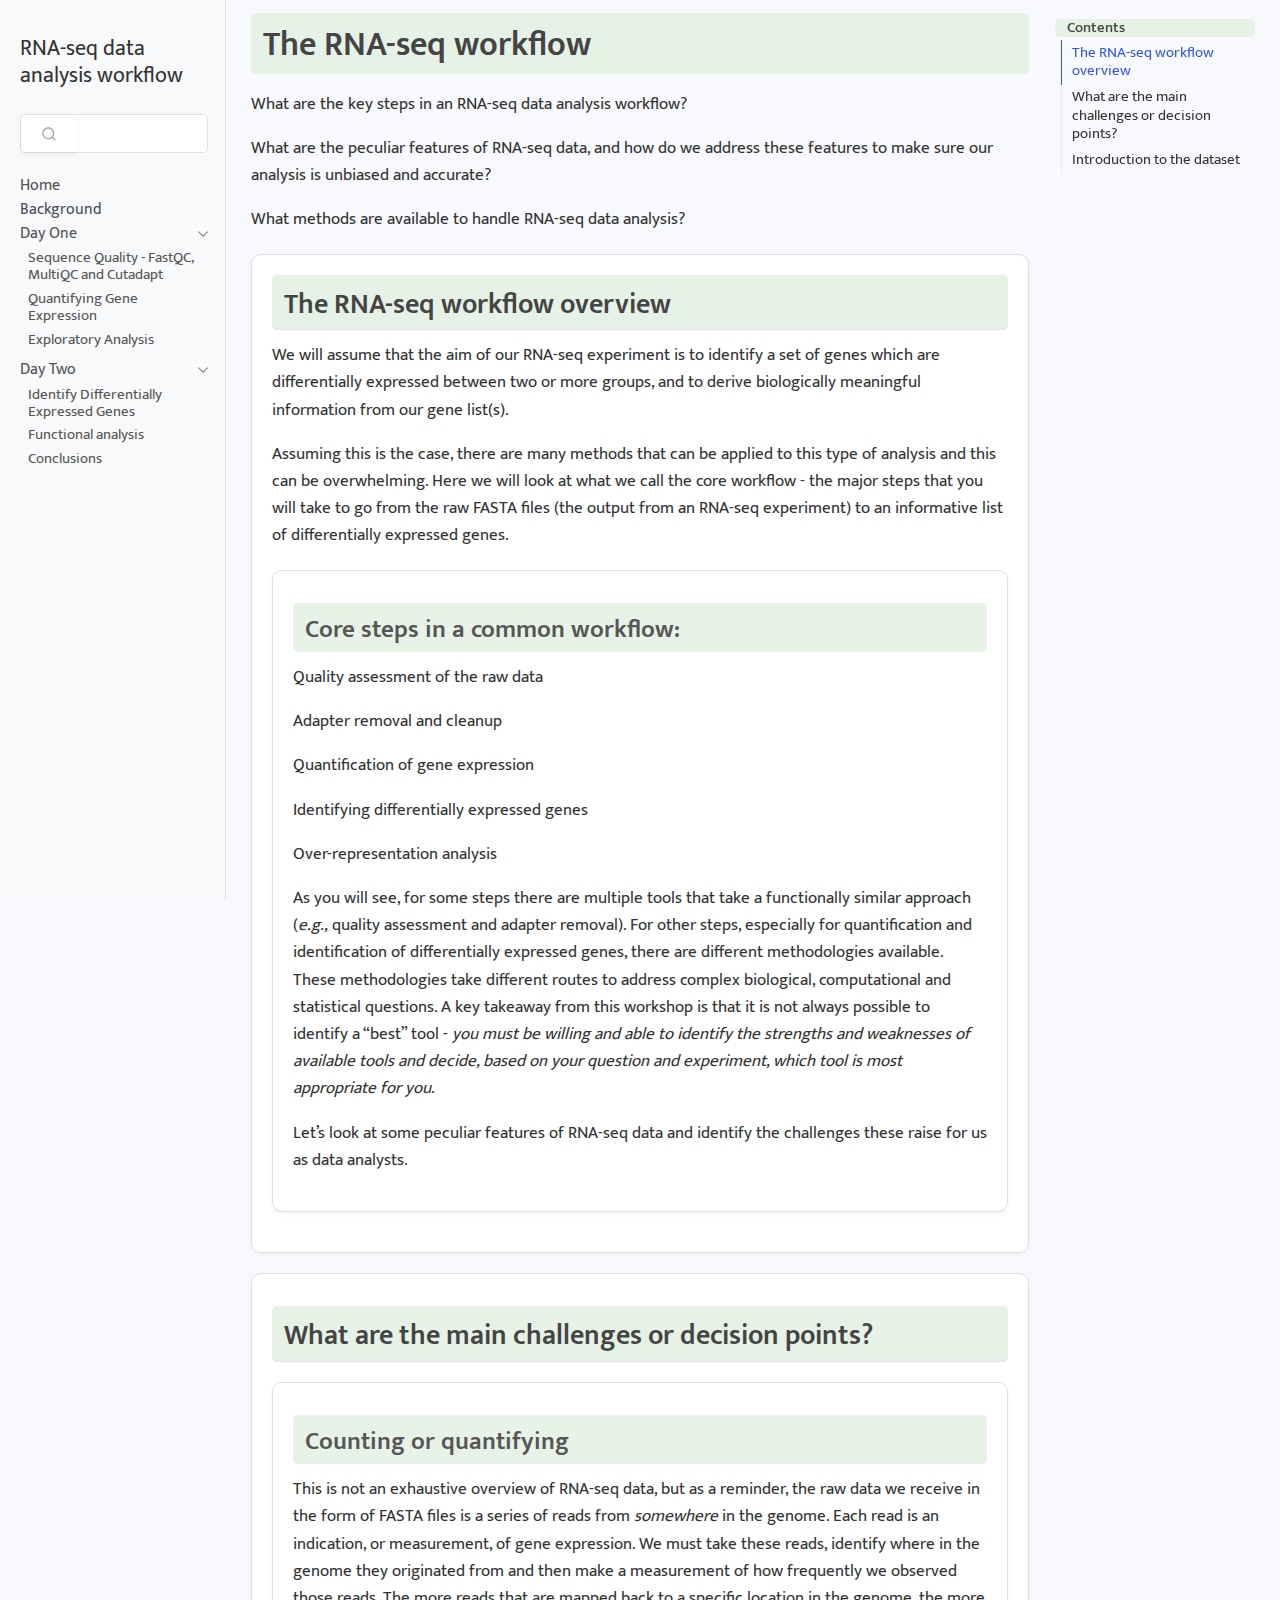
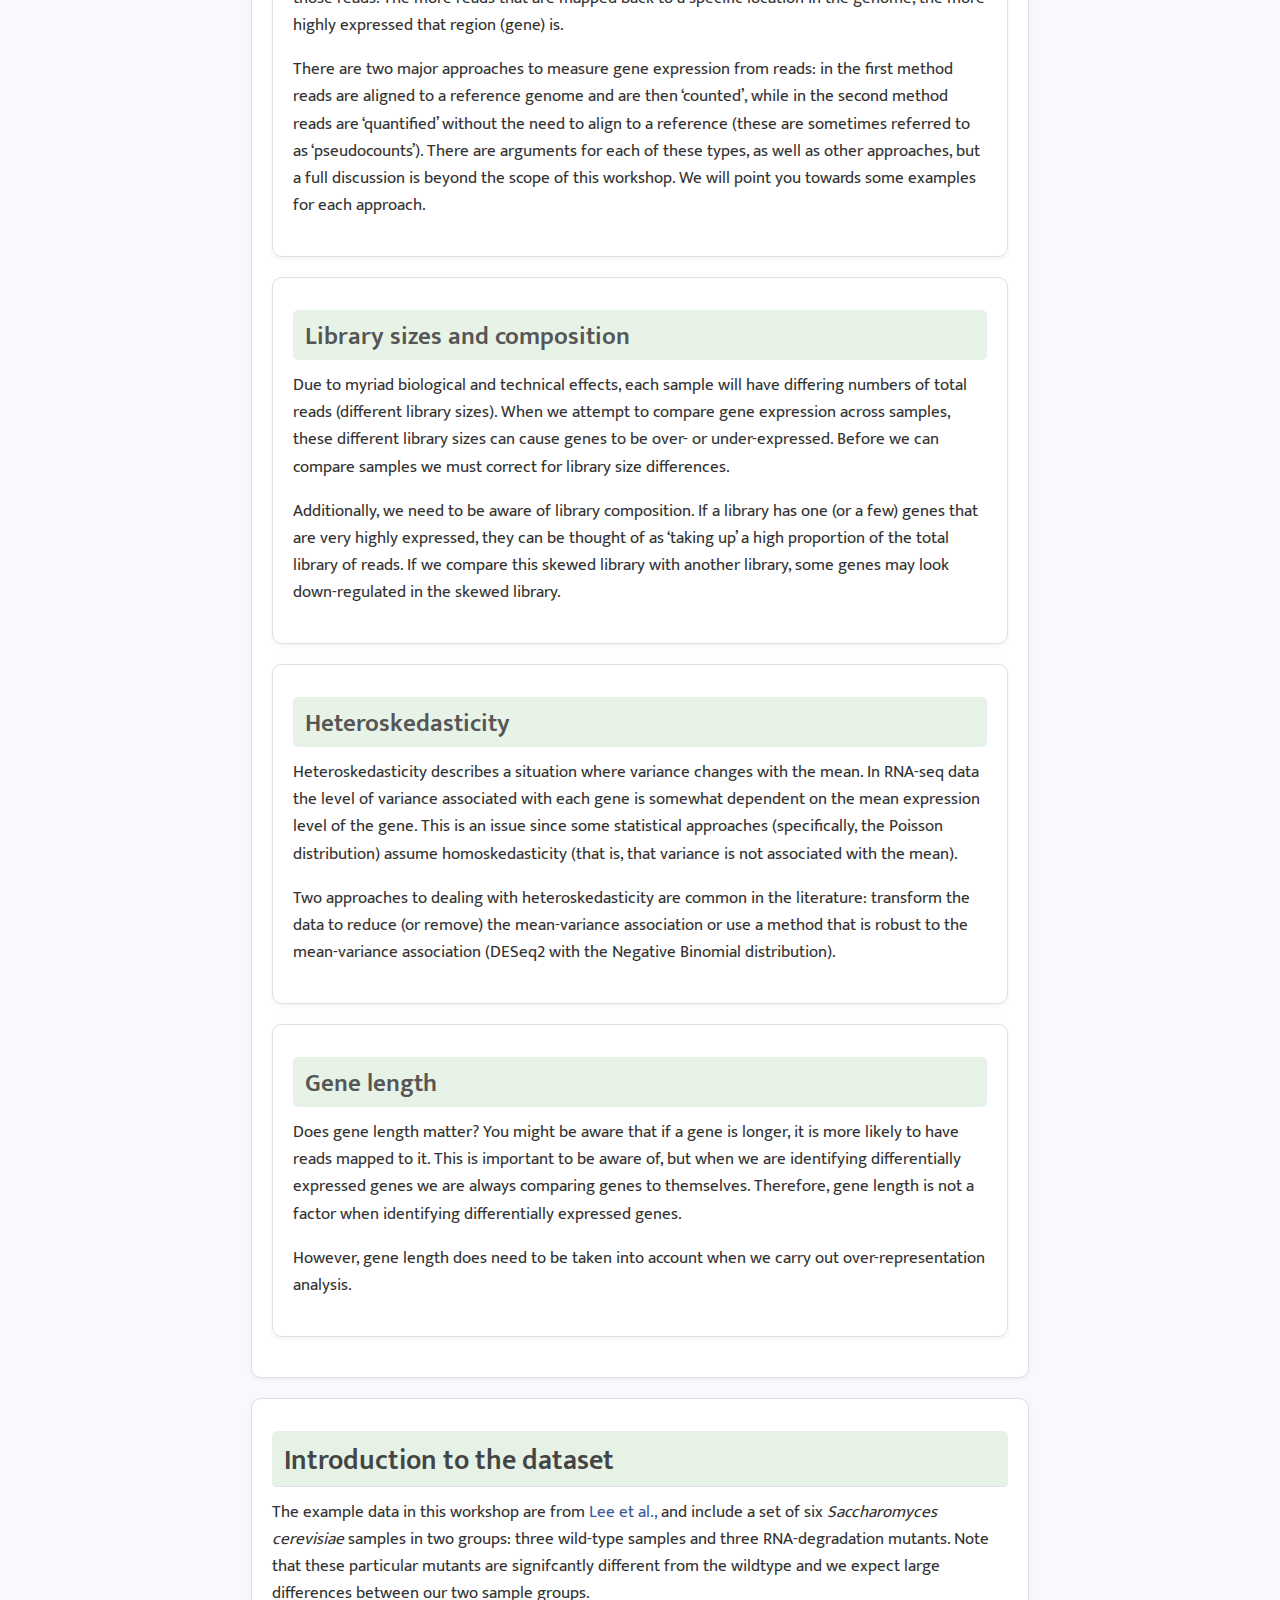
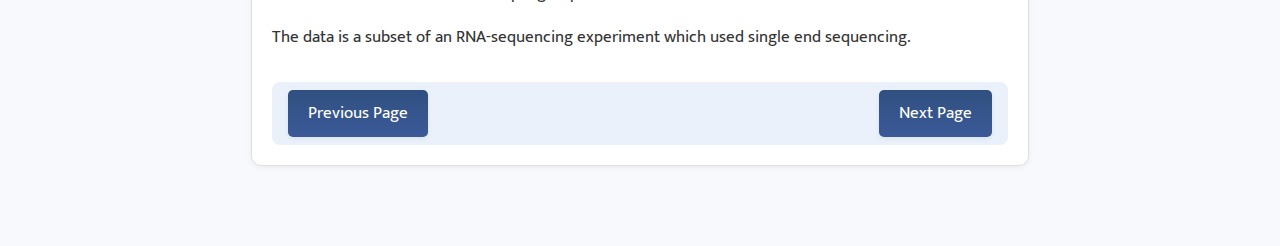
<file: docs/Overview.html>
<!DOCTYPE html>
<html xmlns="http://www.w3.org/1999/xhtml" lang="en" xml:lang="en"><head>

<meta charset="utf-8">
<meta name="generator" content="quarto-1.7.31">

<meta name="viewport" content="width=device-width, initial-scale=1.0, user-scalable=yes">


<title>The RNA-seq workflow – RNA-seq data analysis workflow</title>
<style>
code{white-space: pre-wrap;}
span.smallcaps{font-variant: small-caps;}
div.columns{display: flex; gap: min(4vw, 1.5em);}
div.column{flex: auto; overflow-x: auto;}
div.hanging-indent{margin-left: 1.5em; text-indent: -1.5em;}
ul.task-list{list-style: none;}
ul.task-list li input[type="checkbox"] {
  width: 0.8em;
  margin: 0 0.8em 0.2em -1em; /* quarto-specific, see https://github.com/quarto-dev/quarto-cli/issues/4556 */ 
  vertical-align: middle;
}
</style>


<script src="site_libs/quarto-nav/quarto-nav.js"></script>
<script src="site_libs/quarto-nav/headroom.min.js"></script>
<script src="site_libs/clipboard/clipboard.min.js"></script>
<script src="site_libs/quarto-search/autocomplete.umd.js"></script>
<script src="site_libs/quarto-search/fuse.min.js"></script>
<script src="site_libs/quarto-search/quarto-search.js"></script>
<meta name="quarto:offset" content="./">
<link href="./figures/socialImage.png" rel="icon" type="image/png">
<script src="site_libs/quarto-html/quarto.js" type="module"></script>
<script src="site_libs/quarto-html/tabsets/tabsets.js" type="module"></script>
<script src="site_libs/quarto-html/popper.min.js"></script>
<script src="site_libs/quarto-html/tippy.umd.min.js"></script>
<script src="site_libs/quarto-html/anchor.min.js"></script>
<link href="site_libs/quarto-html/tippy.css" rel="stylesheet">
<link href="site_libs/quarto-html/quarto-syntax-highlighting-e1a5c8363afafaef2c763b6775fbf3ca.css" rel="stylesheet" id="quarto-text-highlighting-styles">
<script src="site_libs/bootstrap/bootstrap.min.js"></script>
<link href="site_libs/bootstrap/bootstrap-icons.css" rel="stylesheet">
<link href="site_libs/bootstrap/bootstrap-c6bb7273373c097b27b844e2ff5a3201.min.css" rel="stylesheet" append-hash="true" id="quarto-bootstrap" data-mode="light">
<script id="quarto-search-options" type="application/json">{
  "location": "sidebar",
  "copy-button": false,
  "collapse-after": 3,
  "panel-placement": "start",
  "type": "textbox",
  "limit": 50,
  "keyboard-shortcut": [
    "f",
    "/",
    "s"
  ],
  "show-item-context": false,
  "language": {
    "search-no-results-text": "No results",
    "search-matching-documents-text": "matching documents",
    "search-copy-link-title": "Copy link to search",
    "search-hide-matches-text": "Hide additional matches",
    "search-more-match-text": "more match in this document",
    "search-more-matches-text": "more matches in this document",
    "search-clear-button-title": "Clear",
    "search-text-placeholder": "",
    "search-detached-cancel-button-title": "Cancel",
    "search-submit-button-title": "Submit",
    "search-label": "Search"
  }
}</script>


<link rel="stylesheet" href="styles.css">
</head>

<body class="nav-sidebar docked quarto-light">

<div id="quarto-search-results"></div>
  <header id="quarto-header" class="headroom fixed-top">
  <nav class="quarto-secondary-nav">
    <div class="container-fluid d-flex">
      <button type="button" class="quarto-btn-toggle btn" data-bs-toggle="collapse" role="button" data-bs-target=".quarto-sidebar-collapse-item" aria-controls="quarto-sidebar" aria-expanded="false" aria-label="Toggle sidebar navigation" onclick="if (window.quartoToggleHeadroom) { window.quartoToggleHeadroom(); }">
        <i class="bi bi-layout-text-sidebar-reverse"></i>
      </button>
        <nav class="quarto-page-breadcrumbs" aria-label="breadcrumb"><ol class="breadcrumb"><li class="breadcrumb-item"><a href="./Overview.html">Background</a></li></ol></nav>
        <a class="flex-grow-1" role="navigation" data-bs-toggle="collapse" data-bs-target=".quarto-sidebar-collapse-item" aria-controls="quarto-sidebar" aria-expanded="false" aria-label="Toggle sidebar navigation" onclick="if (window.quartoToggleHeadroom) { window.quartoToggleHeadroom(); }">      
        </a>
      <button type="button" class="btn quarto-search-button" aria-label="Search" onclick="window.quartoOpenSearch();">
        <i class="bi bi-search"></i>
      </button>
    </div>
  </nav>
</header>
<!-- content -->
<div id="quarto-content" class="quarto-container page-columns page-rows-contents page-layout-article">
<!-- sidebar -->
  <nav id="quarto-sidebar" class="sidebar collapse collapse-horizontal quarto-sidebar-collapse-item sidebar-navigation docked overflow-auto">
    <div class="pt-lg-2 mt-2 text-left sidebar-header">
    <div class="sidebar-title mb-0 py-0">
      <a href="./">RNA-seq data analysis workflow</a> 
    </div>
      </div>
        <div class="mt-2 flex-shrink-0 align-items-center">
        <div class="sidebar-search">
        <div id="quarto-search" class="" title="Search"></div>
        </div>
        </div>
    <div class="sidebar-menu-container"> 
    <ul class="list-unstyled mt-1">
        <li class="sidebar-item">
  <div class="sidebar-item-container"> 
  <a href="./index.html" class="sidebar-item-text sidebar-link">
 <span class="menu-text">Home</span></a>
  </div>
</li>
        <li class="sidebar-item">
  <div class="sidebar-item-container"> 
  <a href="./Overview.html" class="sidebar-item-text sidebar-link active">
 <span class="menu-text">Background</span></a>
  </div>
</li>
        <li class="sidebar-item sidebar-item-section">
      <div class="sidebar-item-container"> 
            <a href="./day_1_overview.html" class="sidebar-item-text sidebar-link">
 <span class="menu-text">Day One</span></a>
          <a class="sidebar-item-toggle text-start" data-bs-toggle="collapse" data-bs-target="#quarto-sidebar-section-1" role="navigation" aria-expanded="true" aria-label="Toggle section">
            <i class="bi bi-chevron-right ms-2"></i>
          </a> 
      </div>
      <ul id="quarto-sidebar-section-1" class="collapse list-unstyled sidebar-section depth1 show">  
          <li class="sidebar-item">
  <div class="sidebar-item-container"> 
  <a href="./episode_1.html" class="sidebar-item-text sidebar-link">
 <span class="menu-text">Sequence Quality - FastQC, MultiQC and Cutadapt</span></a>
  </div>
</li>
          <li class="sidebar-item">
  <div class="sidebar-item-container"> 
  <a href="./episode_2.html" class="sidebar-item-text sidebar-link">
 <span class="menu-text">Quantifying Gene Expression</span></a>
  </div>
</li>
          <li class="sidebar-item">
  <div class="sidebar-item-container"> 
  <a href="./episode_3.html" class="sidebar-item-text sidebar-link">
 <span class="menu-text">Exploratory Analysis</span></a>
  </div>
</li>
      </ul>
  </li>
        <li class="sidebar-item sidebar-item-section">
      <div class="sidebar-item-container"> 
            <a href="./day_2_overview.html" class="sidebar-item-text sidebar-link">
 <span class="menu-text">Day Two</span></a>
          <a class="sidebar-item-toggle text-start" data-bs-toggle="collapse" data-bs-target="#quarto-sidebar-section-2" role="navigation" aria-expanded="true" aria-label="Toggle section">
            <i class="bi bi-chevron-right ms-2"></i>
          </a> 
      </div>
      <ul id="quarto-sidebar-section-2" class="collapse list-unstyled sidebar-section depth1 show">  
          <li class="sidebar-item">
  <div class="sidebar-item-container"> 
  <a href="./episode_4.html" class="sidebar-item-text sidebar-link">
 <span class="menu-text">Identify Differentially Expressed Genes</span></a>
  </div>
</li>
          <li class="sidebar-item">
  <div class="sidebar-item-container"> 
  <a href="./episode_5.html" class="sidebar-item-text sidebar-link">
 <span class="menu-text">Functional analysis</span></a>
  </div>
</li>
          <li class="sidebar-item">
  <div class="sidebar-item-container"> 
  <a href="./episode_6.html" class="sidebar-item-text sidebar-link">
 <span class="menu-text">Conclusions</span></a>
  </div>
</li>
      </ul>
  </li>
    </ul>
    </div>
</nav>
<div id="quarto-sidebar-glass" class="quarto-sidebar-collapse-item" data-bs-toggle="collapse" data-bs-target=".quarto-sidebar-collapse-item"></div>
<!-- margin-sidebar -->
    <div id="quarto-margin-sidebar" class="sidebar margin-sidebar">
        <nav id="TOC" role="doc-toc" class="toc-active">
    <h2 id="toc-title">Contents</h2>
   
  <ul>
  <li><a href="#the-rna-seq-workflow-overview" id="toc-the-rna-seq-workflow-overview" class="nav-link active" data-scroll-target="#the-rna-seq-workflow-overview">The RNA-seq workflow overview</a>
  <ul class="collapse">
  <li><a href="#core-steps-in-a-common-workflow" id="toc-core-steps-in-a-common-workflow" class="nav-link" data-scroll-target="#core-steps-in-a-common-workflow">Core steps in a common workflow:</a></li>
  </ul></li>
  <li><a href="#what-are-the-main-challenges-or-decision-points" id="toc-what-are-the-main-challenges-or-decision-points" class="nav-link" data-scroll-target="#what-are-the-main-challenges-or-decision-points">What are the main challenges or decision points?</a>
  <ul class="collapse">
  <li><a href="#counting-or-quantifying" id="toc-counting-or-quantifying" class="nav-link" data-scroll-target="#counting-or-quantifying">Counting or quantifying</a></li>
  <li><a href="#library-sizes-and-composition" id="toc-library-sizes-and-composition" class="nav-link" data-scroll-target="#library-sizes-and-composition">Library sizes and composition</a></li>
  <li><a href="#heteroskedasticity" id="toc-heteroskedasticity" class="nav-link" data-scroll-target="#heteroskedasticity">Heteroskedasticity</a></li>
  <li><a href="#gene-length" id="toc-gene-length" class="nav-link" data-scroll-target="#gene-length">Gene length</a></li>
  </ul></li>
  <li><a href="#introduction-to-the-dataset" id="toc-introduction-to-the-dataset" class="nav-link" data-scroll-target="#introduction-to-the-dataset">Introduction to the dataset</a></li>
  </ul>
</nav>
    </div>
<!-- main -->
<main class="content" id="quarto-document-content">

<header id="title-block-header" class="quarto-title-block default">
<div class="quarto-title">
<h1 class="title">The RNA-seq workflow</h1>
</div>



<div class="quarto-title-meta">

    
  
    
  </div>
  


</header>


<p>What are the key steps in an RNA-seq data analysis workflow?</p>
<p>What are the peculiar features of RNA-seq data, and how do we address these features to make sure our analysis is unbiased and accurate?</p>
<p>What methods are available to handle RNA-seq data analysis?</p>
<section id="the-rna-seq-workflow-overview" class="level2">
<h2 class="anchored" data-anchor-id="the-rna-seq-workflow-overview">The RNA-seq workflow overview</h2>
<p>We will assume that the aim of our RNA-seq experiment is to identify a set of genes which are differentially expressed between two or more groups, and to derive biologically meaningful information from our gene list(s).</p>
<p>Assuming this is the case, there are many methods that can be applied to this type of analysis and this can be overwhelming. Here we will look at what we call the core workflow - the major steps that you will take to go from the raw FASTA files (the output from an RNA-seq experiment) to an informative list of differentially expressed genes.</p>
<section id="core-steps-in-a-common-workflow" class="level3">
<h3 class="anchored" data-anchor-id="core-steps-in-a-common-workflow">Core steps in a common workflow:</h3>
<p>Quality assessment of the raw data</p>
<p>Adapter removal and cleanup</p>
<p>Quantification of gene expression</p>
<p>Identifying differentially expressed genes</p>
<p>Over-representation analysis</p>
<p>As you will see, for some steps there are multiple tools that take a functionally similar approach (<em>e.g.,</em> quality assessment and adapter removal). For other steps, especially for quantification and identification of differentially expressed genes, there are different methodologies available. These methodologies take different routes to address complex biological, computational and statistical questions. A key takeaway from this workshop is that it is not always possible to identify a “best” tool - <em>you must be willing and able to identify the strengths and weaknesses of available tools and decide, based on your question and experiment, which tool is most appropriate for you</em>.</p>
<p>Let’s look at some peculiar features of RNA-seq data and identify the challenges these raise for us as data analysts.</p>
</section>
</section>
<section id="what-are-the-main-challenges-or-decision-points" class="level2">
<h2 class="anchored" data-anchor-id="what-are-the-main-challenges-or-decision-points">What are the main challenges or decision points?</h2>
<section id="counting-or-quantifying" class="level3">
<h3 class="anchored" data-anchor-id="counting-or-quantifying">Counting or quantifying</h3>
<p>This is not an exhaustive overview of RNA-seq data, but as a reminder, the raw data we receive in the form of FASTA files is a series of reads from <em>somewhere</em> in the genome. Each read is an indication, or measurement, of gene expression. We must take these reads, identify where in the genome they originated from and then make a measurement of how frequently we observed those reads. The more reads that are mapped back to a specific location in the genome, the more highly expressed that region (gene) is.</p>
<p>There are two major approaches to measure gene expression from reads: in the first method reads are aligned to a reference genome and are then ‘counted’, while in the second method reads are ‘quantified’ without the need to align to a reference (these are sometimes referred to as ‘pseudocounts’). There are arguments for each of these types, as well as other approaches, but a full discussion is beyond the scope of this workshop. We will point you towards some examples for each approach.</p>
</section>
<section id="library-sizes-and-composition" class="level3">
<h3 class="anchored" data-anchor-id="library-sizes-and-composition">Library sizes and composition</h3>
<p>Due to myriad biological and technical effects, each sample will have differing numbers of total reads (different library sizes). When we attempt to compare gene expression across samples, these different library sizes can cause genes to be over- or under-expressed. Before we can compare samples we must correct for library size differences.</p>
<p>Additionally, we need to be aware of library composition. If a library has one (or a few) genes that are very highly expressed, they can be thought of as ‘taking up’ a high proportion of the total library of reads. If we compare this skewed library with another library, some genes may look down-regulated in the skewed library.</p>
</section>
<section id="heteroskedasticity" class="level3">
<h3 class="anchored" data-anchor-id="heteroskedasticity">Heteroskedasticity</h3>
<p>Heteroskedasticity describes a situation where variance changes with the mean. In RNA-seq data the level of variance associated with each gene is somewhat dependent on the mean expression level of the gene. This is an issue since some statistical approaches (specifically, the Poisson distribution) assume homoskedasticity (that is, that variance is not associated with the mean).</p>
<p>Two approaches to dealing with heteroskedasticity are common in the literature: transform the data to reduce (or remove) the mean-variance association or use a method that is robust to the mean-variance association (DESeq2 with the Negative Binomial distribution).</p>
</section>
<section id="gene-length" class="level3">
<h3 class="anchored" data-anchor-id="gene-length">Gene length</h3>
<p>Does gene length matter? You might be aware that if a gene is longer, it is more likely to have reads mapped to it. This is important to be aware of, but when we are identifying differentially expressed genes we are always comparing genes to themselves. Therefore, gene length is not a factor when identifying differentially expressed genes.</p>
<p>However, gene length does need to be taken into account when we carry out over-representation analysis.</p>
</section>
</section>
<section id="introduction-to-the-dataset" class="level2">
<h2 class="anchored" data-anchor-id="introduction-to-the-dataset">Introduction to the dataset</h2>
<p>The example data in this workshop are from <a href="https://journals.plos.org/plosgenetics/article?id=10.1371/journal.pgen.1000299">Lee et al.,</a> and include a set of six <em>Saccharomyces cerevisiae</em> samples in two groups: three wild-type samples and three RNA-degradation mutants. Note that these particular mutants are signifcantly different from the wildtype and we expect large differences between our two sample groups.</p>
<p>The data is a subset of an RNA-sequencing experiment which used single end sequencing.</p>
<footer class="navigation-buttons">
<a href="./index.html"> <button class="nav-button prev-button">Previous Page</button> </a> <a href="./episode_1.html"> <button class="nav-button next-button">Next Page</button> </a>
</footer>


</section>

</main> <!-- /main -->
<script id="quarto-html-after-body" type="application/javascript">
  window.document.addEventListener("DOMContentLoaded", function (event) {
    const icon = "";
    const anchorJS = new window.AnchorJS();
    anchorJS.options = {
      placement: 'right',
      icon: icon
    };
    anchorJS.add('.anchored');
    const isCodeAnnotation = (el) => {
      for (const clz of el.classList) {
        if (clz.startsWith('code-annotation-')) {                     
          return true;
        }
      }
      return false;
    }
    const onCopySuccess = function(e) {
      // button target
      const button = e.trigger;
      // don't keep focus
      button.blur();
      // flash "checked"
      button.classList.add('code-copy-button-checked');
      var currentTitle = button.getAttribute("title");
      button.setAttribute("title", "Copied!");
      let tooltip;
      if (window.bootstrap) {
        button.setAttribute("data-bs-toggle", "tooltip");
        button.setAttribute("data-bs-placement", "left");
        button.setAttribute("data-bs-title", "Copied!");
        tooltip = new bootstrap.Tooltip(button, 
          { trigger: "manual", 
            customClass: "code-copy-button-tooltip",
            offset: [0, -8]});
        tooltip.show();    
      }
      setTimeout(function() {
        if (tooltip) {
          tooltip.hide();
          button.removeAttribute("data-bs-title");
          button.removeAttribute("data-bs-toggle");
          button.removeAttribute("data-bs-placement");
        }
        button.setAttribute("title", currentTitle);
        button.classList.remove('code-copy-button-checked');
      }, 1000);
      // clear code selection
      e.clearSelection();
    }
    const getTextToCopy = function(trigger) {
        const codeEl = trigger.previousElementSibling.cloneNode(true);
        for (const childEl of codeEl.children) {
          if (isCodeAnnotation(childEl)) {
            childEl.remove();
          }
        }
        return codeEl.innerText;
    }
    const clipboard = new window.ClipboardJS('.code-copy-button:not([data-in-quarto-modal])', {
      text: getTextToCopy
    });
    clipboard.on('success', onCopySuccess);
    if (window.document.getElementById('quarto-embedded-source-code-modal')) {
      const clipboardModal = new window.ClipboardJS('.code-copy-button[data-in-quarto-modal]', {
        text: getTextToCopy,
        container: window.document.getElementById('quarto-embedded-source-code-modal')
      });
      clipboardModal.on('success', onCopySuccess);
    }
      var localhostRegex = new RegExp(/^(?:http|https):\/\/localhost\:?[0-9]*\//);
      var mailtoRegex = new RegExp(/^mailto:/);
        var filterRegex = new RegExp('/' + window.location.host + '/');
      var isInternal = (href) => {
          return filterRegex.test(href) || localhostRegex.test(href) || mailtoRegex.test(href);
      }
      // Inspect non-navigation links and adorn them if external
     var links = window.document.querySelectorAll('a[href]:not(.nav-link):not(.navbar-brand):not(.toc-action):not(.sidebar-link):not(.sidebar-item-toggle):not(.pagination-link):not(.no-external):not([aria-hidden]):not(.dropdown-item):not(.quarto-navigation-tool):not(.about-link)');
      for (var i=0; i<links.length; i++) {
        const link = links[i];
        if (!isInternal(link.href)) {
          // undo the damage that might have been done by quarto-nav.js in the case of
          // links that we want to consider external
          if (link.dataset.originalHref !== undefined) {
            link.href = link.dataset.originalHref;
          }
        }
      }
    function tippyHover(el, contentFn, onTriggerFn, onUntriggerFn) {
      const config = {
        allowHTML: true,
        maxWidth: 500,
        delay: 100,
        arrow: false,
        appendTo: function(el) {
            return el.parentElement;
        },
        interactive: true,
        interactiveBorder: 10,
        theme: 'quarto',
        placement: 'bottom-start',
      };
      if (contentFn) {
        config.content = contentFn;
      }
      if (onTriggerFn) {
        config.onTrigger = onTriggerFn;
      }
      if (onUntriggerFn) {
        config.onUntrigger = onUntriggerFn;
      }
      window.tippy(el, config); 
    }
    const noterefs = window.document.querySelectorAll('a[role="doc-noteref"]');
    for (var i=0; i<noterefs.length; i++) {
      const ref = noterefs[i];
      tippyHover(ref, function() {
        // use id or data attribute instead here
        let href = ref.getAttribute('data-footnote-href') || ref.getAttribute('href');
        try { href = new URL(href).hash; } catch {}
        const id = href.replace(/^#\/?/, "");
        const note = window.document.getElementById(id);
        if (note) {
          return note.innerHTML;
        } else {
          return "";
        }
      });
    }
    const xrefs = window.document.querySelectorAll('a.quarto-xref');
    const processXRef = (id, note) => {
      // Strip column container classes
      const stripColumnClz = (el) => {
        el.classList.remove("page-full", "page-columns");
        if (el.children) {
          for (const child of el.children) {
            stripColumnClz(child);
          }
        }
      }
      stripColumnClz(note)
      if (id === null || id.startsWith('sec-')) {
        // Special case sections, only their first couple elements
        const container = document.createElement("div");
        if (note.children && note.children.length > 2) {
          container.appendChild(note.children[0].cloneNode(true));
          for (let i = 1; i < note.children.length; i++) {
            const child = note.children[i];
            if (child.tagName === "P" && child.innerText === "") {
              continue;
            } else {
              container.appendChild(child.cloneNode(true));
              break;
            }
          }
          if (window.Quarto?.typesetMath) {
            window.Quarto.typesetMath(container);
          }
          return container.innerHTML
        } else {
          if (window.Quarto?.typesetMath) {
            window.Quarto.typesetMath(note);
          }
          return note.innerHTML;
        }
      } else {
        // Remove any anchor links if they are present
        const anchorLink = note.querySelector('a.anchorjs-link');
        if (anchorLink) {
          anchorLink.remove();
        }
        if (window.Quarto?.typesetMath) {
          window.Quarto.typesetMath(note);
        }
        if (note.classList.contains("callout")) {
          return note.outerHTML;
        } else {
          return note.innerHTML;
        }
      }
    }
    for (var i=0; i<xrefs.length; i++) {
      const xref = xrefs[i];
      tippyHover(xref, undefined, function(instance) {
        instance.disable();
        let url = xref.getAttribute('href');
        let hash = undefined; 
        if (url.startsWith('#')) {
          hash = url;
        } else {
          try { hash = new URL(url).hash; } catch {}
        }
        if (hash) {
          const id = hash.replace(/^#\/?/, "");
          const note = window.document.getElementById(id);
          if (note !== null) {
            try {
              const html = processXRef(id, note.cloneNode(true));
              instance.setContent(html);
            } finally {
              instance.enable();
              instance.show();
            }
          } else {
            // See if we can fetch this
            fetch(url.split('#')[0])
            .then(res => res.text())
            .then(html => {
              const parser = new DOMParser();
              const htmlDoc = parser.parseFromString(html, "text/html");
              const note = htmlDoc.getElementById(id);
              if (note !== null) {
                const html = processXRef(id, note);
                instance.setContent(html);
              } 
            }).finally(() => {
              instance.enable();
              instance.show();
            });
          }
        } else {
          // See if we can fetch a full url (with no hash to target)
          // This is a special case and we should probably do some content thinning / targeting
          fetch(url)
          .then(res => res.text())
          .then(html => {
            const parser = new DOMParser();
            const htmlDoc = parser.parseFromString(html, "text/html");
            const note = htmlDoc.querySelector('main.content');
            if (note !== null) {
              // This should only happen for chapter cross references
              // (since there is no id in the URL)
              // remove the first header
              if (note.children.length > 0 && note.children[0].tagName === "HEADER") {
                note.children[0].remove();
              }
              const html = processXRef(null, note);
              instance.setContent(html);
            } 
          }).finally(() => {
            instance.enable();
            instance.show();
          });
        }
      }, function(instance) {
      });
    }
        let selectedAnnoteEl;
        const selectorForAnnotation = ( cell, annotation) => {
          let cellAttr = 'data-code-cell="' + cell + '"';
          let lineAttr = 'data-code-annotation="' +  annotation + '"';
          const selector = 'span[' + cellAttr + '][' + lineAttr + ']';
          return selector;
        }
        const selectCodeLines = (annoteEl) => {
          const doc = window.document;
          const targetCell = annoteEl.getAttribute("data-target-cell");
          const targetAnnotation = annoteEl.getAttribute("data-target-annotation");
          const annoteSpan = window.document.querySelector(selectorForAnnotation(targetCell, targetAnnotation));
          const lines = annoteSpan.getAttribute("data-code-lines").split(",");
          const lineIds = lines.map((line) => {
            return targetCell + "-" + line;
          })
          let top = null;
          let height = null;
          let parent = null;
          if (lineIds.length > 0) {
              //compute the position of the single el (top and bottom and make a div)
              const el = window.document.getElementById(lineIds[0]);
              top = el.offsetTop;
              height = el.offsetHeight;
              parent = el.parentElement.parentElement;
            if (lineIds.length > 1) {
              const lastEl = window.document.getElementById(lineIds[lineIds.length - 1]);
              const bottom = lastEl.offsetTop + lastEl.offsetHeight;
              height = bottom - top;
            }
            if (top !== null && height !== null && parent !== null) {
              // cook up a div (if necessary) and position it 
              let div = window.document.getElementById("code-annotation-line-highlight");
              if (div === null) {
                div = window.document.createElement("div");
                div.setAttribute("id", "code-annotation-line-highlight");
                div.style.position = 'absolute';
                parent.appendChild(div);
              }
              div.style.top = top - 2 + "px";
              div.style.height = height + 4 + "px";
              div.style.left = 0;
              let gutterDiv = window.document.getElementById("code-annotation-line-highlight-gutter");
              if (gutterDiv === null) {
                gutterDiv = window.document.createElement("div");
                gutterDiv.setAttribute("id", "code-annotation-line-highlight-gutter");
                gutterDiv.style.position = 'absolute';
                const codeCell = window.document.getElementById(targetCell);
                const gutter = codeCell.querySelector('.code-annotation-gutter');
                gutter.appendChild(gutterDiv);
              }
              gutterDiv.style.top = top - 2 + "px";
              gutterDiv.style.height = height + 4 + "px";
            }
            selectedAnnoteEl = annoteEl;
          }
        };
        const unselectCodeLines = () => {
          const elementsIds = ["code-annotation-line-highlight", "code-annotation-line-highlight-gutter"];
          elementsIds.forEach((elId) => {
            const div = window.document.getElementById(elId);
            if (div) {
              div.remove();
            }
          });
          selectedAnnoteEl = undefined;
        };
          // Handle positioning of the toggle
      window.addEventListener(
        "resize",
        throttle(() => {
          elRect = undefined;
          if (selectedAnnoteEl) {
            selectCodeLines(selectedAnnoteEl);
          }
        }, 10)
      );
      function throttle(fn, ms) {
      let throttle = false;
      let timer;
        return (...args) => {
          if(!throttle) { // first call gets through
              fn.apply(this, args);
              throttle = true;
          } else { // all the others get throttled
              if(timer) clearTimeout(timer); // cancel #2
              timer = setTimeout(() => {
                fn.apply(this, args);
                timer = throttle = false;
              }, ms);
          }
        };
      }
        // Attach click handler to the DT
        const annoteDls = window.document.querySelectorAll('dt[data-target-cell]');
        for (const annoteDlNode of annoteDls) {
          annoteDlNode.addEventListener('click', (event) => {
            const clickedEl = event.target;
            if (clickedEl !== selectedAnnoteEl) {
              unselectCodeLines();
              const activeEl = window.document.querySelector('dt[data-target-cell].code-annotation-active');
              if (activeEl) {
                activeEl.classList.remove('code-annotation-active');
              }
              selectCodeLines(clickedEl);
              clickedEl.classList.add('code-annotation-active');
            } else {
              // Unselect the line
              unselectCodeLines();
              clickedEl.classList.remove('code-annotation-active');
            }
          });
        }
    const findCites = (el) => {
      const parentEl = el.parentElement;
      if (parentEl) {
        const cites = parentEl.dataset.cites;
        if (cites) {
          return {
            el,
            cites: cites.split(' ')
          };
        } else {
          return findCites(el.parentElement)
        }
      } else {
        return undefined;
      }
    };
    var bibliorefs = window.document.querySelectorAll('a[role="doc-biblioref"]');
    for (var i=0; i<bibliorefs.length; i++) {
      const ref = bibliorefs[i];
      const citeInfo = findCites(ref);
      if (citeInfo) {
        tippyHover(citeInfo.el, function() {
          var popup = window.document.createElement('div');
          citeInfo.cites.forEach(function(cite) {
            var citeDiv = window.document.createElement('div');
            citeDiv.classList.add('hanging-indent');
            citeDiv.classList.add('csl-entry');
            var biblioDiv = window.document.getElementById('ref-' + cite);
            if (biblioDiv) {
              citeDiv.innerHTML = biblioDiv.innerHTML;
            }
            popup.appendChild(citeDiv);
          });
          return popup.innerHTML;
        });
      }
    }
  });
  </script>
</div> <!-- /content -->




</body></html>
</file>
<file: docs/site_libs/quarto-html/tippy.css>
.tippy-box[data-animation=fade][data-state=hidden]{opacity:0}[data-tippy-root]{max-width:calc(100vw - 10px)}.tippy-box{position:relative;background-color:#333;color:#fff;border-radius:4px;font-size:14px;line-height:1.4;white-space:normal;outline:0;transition-property:transform,visibility,opacity}.tippy-box[data-placement^=top]>.tippy-arrow{bottom:0}.tippy-box[data-placement^=top]>.tippy-arrow:before{bottom:-7px;left:0;border-width:8px 8px 0;border-top-color:initial;transform-origin:center top}.tippy-box[data-placement^=bottom]>.tippy-arrow{top:0}.tippy-box[data-placement^=bottom]>.tippy-arrow:before{top:-7px;left:0;border-width:0 8px 8px;border-bottom-color:initial;transform-origin:center bottom}.tippy-box[data-placement^=left]>.tippy-arrow{right:0}.tippy-box[data-placement^=left]>.tippy-arrow:before{border-width:8px 0 8px 8px;border-left-color:initial;right:-7px;transform-origin:center left}.tippy-box[data-placement^=right]>.tippy-arrow{left:0}.tippy-box[data-placement^=right]>.tippy-arrow:before{left:-7px;border-width:8px 8px 8px 0;border-right-color:initial;transform-origin:center right}.tippy-box[data-inertia][data-state=visible]{transition-timing-function:cubic-bezier(.54,1.5,.38,1.11)}.tippy-arrow{width:16px;height:16px;color:#333}.tippy-arrow:before{content:"";position:absolute;border-color:transparent;border-style:solid}.tippy-content{position:relative;padding:5px 9px;z-index:1}
</file>
<file: docs/site_libs/quarto-html/quarto-syntax-highlighting-e1a5c8363afafaef2c763b6775fbf3ca.css>
/* quarto syntax highlight colors */
:root {
  --quarto-hl-ot-color: #003B4F;
  --quarto-hl-at-color: #657422;
  --quarto-hl-ss-color: #20794D;
  --quarto-hl-an-color: #5E5E5E;
  --quarto-hl-fu-color: #4758AB;
  --quarto-hl-st-color: #20794D;
  --quarto-hl-cf-color: #003B4F;
  --quarto-hl-op-color: #5E5E5E;
  --quarto-hl-er-color: #AD0000;
  --quarto-hl-bn-color: #AD0000;
  --quarto-hl-al-color: #AD0000;
  --quarto-hl-va-color: #111111;
  --quarto-hl-bu-color: inherit;
  --quarto-hl-ex-color: inherit;
  --quarto-hl-pp-color: #AD0000;
  --quarto-hl-in-color: #5E5E5E;
  --quarto-hl-vs-color: #20794D;
  --quarto-hl-wa-color: #5E5E5E;
  --quarto-hl-do-color: #5E5E5E;
  --quarto-hl-im-color: #00769E;
  --quarto-hl-ch-color: #20794D;
  --quarto-hl-dt-color: #AD0000;
  --quarto-hl-fl-color: #AD0000;
  --quarto-hl-co-color: #5E5E5E;
  --quarto-hl-cv-color: #5E5E5E;
  --quarto-hl-cn-color: #8f5902;
  --quarto-hl-sc-color: #5E5E5E;
  --quarto-hl-dv-color: #AD0000;
  --quarto-hl-kw-color: #003B4F;
}

/* other quarto variables */
:root {
  --quarto-font-monospace: SFMono-Regular, Menlo, Monaco, Consolas, "Liberation Mono", "Courier New", monospace;
}

/* syntax highlight based on Pandoc's rules */
pre > code.sourceCode > span {
  color: #003B4F;
}

code.sourceCode > span {
  color: #003B4F;
}

div.sourceCode,
div.sourceCode pre.sourceCode {
  color: #003B4F;
}

/* Normal */
code span {
  color: #003B4F;
}

/* Alert */
code span.al {
  color: #AD0000;
  font-style: inherit;
}

/* Annotation */
code span.an {
  color: #5E5E5E;
  font-style: inherit;
}

/* Attribute */
code span.at {
  color: #657422;
  font-style: inherit;
}

/* BaseN */
code span.bn {
  color: #AD0000;
  font-style: inherit;
}

/* BuiltIn */
code span.bu {
  font-style: inherit;
}

/* ControlFlow */
code span.cf {
  color: #003B4F;
  font-weight: bold;
  font-style: inherit;
}

/* Char */
code span.ch {
  color: #20794D;
  font-style: inherit;
}

/* Constant */
code span.cn {
  color: #8f5902;
  font-style: inherit;
}

/* Comment */
code span.co {
  color: #5E5E5E;
  font-style: inherit;
}

/* CommentVar */
code span.cv {
  color: #5E5E5E;
  font-style: italic;
}

/* Documentation */
code span.do {
  color: #5E5E5E;
  font-style: italic;
}

/* DataType */
code span.dt {
  color: #AD0000;
  font-style: inherit;
}

/* DecVal */
code span.dv {
  color: #AD0000;
  font-style: inherit;
}

/* Error */
code span.er {
  color: #AD0000;
  font-style: inherit;
}

/* Extension */
code span.ex {
  font-style: inherit;
}

/* Float */
code span.fl {
  color: #AD0000;
  font-style: inherit;
}

/* Function */
code span.fu {
  color: #4758AB;
  font-style: inherit;
}

/* Import */
code span.im {
  color: #00769E;
  font-style: inherit;
}

/* Information */
code span.in {
  color: #5E5E5E;
  font-style: inherit;
}

/* Keyword */
code span.kw {
  color: #003B4F;
  font-weight: bold;
  font-style: inherit;
}

/* Operator */
code span.op {
  color: #5E5E5E;
  font-style: inherit;
}

/* Other */
code span.ot {
  color: #003B4F;
  font-style: inherit;
}

/* Preprocessor */
code span.pp {
  color: #AD0000;
  font-style: inherit;
}

/* SpecialChar */
code span.sc {
  color: #5E5E5E;
  font-style: inherit;
}

/* SpecialString */
code span.ss {
  color: #20794D;
  font-style: inherit;
}

/* String */
code span.st {
  color: #20794D;
  font-style: inherit;
}

/* Variable */
code span.va {
  color: #111111;
  font-style: inherit;
}

/* VerbatimString */
code span.vs {
  color: #20794D;
  font-style: inherit;
}

/* Warning */
code span.wa {
  color: #5E5E5E;
  font-style: italic;
}

.prevent-inlining {
  content: "</";
}

/*# sourceMappingURL=c735b2cac6c846c1abc72f5ce1520814.css.map */
</file>
<file: docs/styles.css>
@import url('https://fonts.googleapis.com/css2?family=Mukta:wght@400;700&display=swap');


/* General page styling */
body {
    background-color: #f7f9fc;  /* Very light blue background for a soft feel */
    color: #333;                /* Dark text for readability */
    font-family: 'Mukta', Helvetica Neue, Arial, sans-serif;  /* Font family for a clean, modern look */
    line-height: 1.6;
    margin: 0;
    padding: 0;
  }
  
  /* Section styling for visual separation */
  section {
    border: 1px solid #e0e0e0;  /* Light gray border for separation */
    background-color: #ffffff;  /* White background for sections */
    padding: 20px;
    margin: 20px 0;
    border-radius: 10px;
    box-shadow: 0px 2px 5px rgba(0, 0, 0, 0.05);  /* Subtle shadow for depth */
  }
  
  /* Heading styles with background highlight */
h1, h2, h3 {
    color: #444444;  /* Lighter medium grey for headers */
    padding: 12px 8px 8px 12px; /* top right bottom left */
    background-color: #e6f2e6;  /* Soft green background for heading highlights */
    border-radius: 5px;
    margin-top: 12px; /* Optional: adds space above headings */
    margin-bottom: 12px; /* Optional: adds space below headings */
}

h4 {
    margin-top: 12px;
    margin-bottom: 8px;
}

.quarto-content, .content, .main {
    max-width: 1800px; /* Increase from default (often 800px or 900px) */
    width: 100%;        /* Allow it to expand with the window */
    margin: 0 auto;    /* Center the content */
}


  /* Link styles */
  a {
    color: #3b5998;  /* Muted yellow color for links */
    text-decoration: none;
  }
  
  a:hover {
    color: #3b5998;  /* Darker blue on hover for a subtle effect */
    text-decoration: underline;
  }
  
  /* Button styles with gradient and shadow */
  button {
    background: linear-gradient(to bottom, #e6f2e6, #c8e6c9);  /* Soft green gradient for buttons */
    color: #215732;  /* Dark green text for contrast */
    border: none;
    padding: 10px 20px;
    cursor: pointer;
    border-radius: 5px;
    box-shadow: 0px 2px 4px rgba(33, 87, 50, 0.08);  /* Subtle green shadow for depth */
    transition: background 0.3s, transform 0.2s;
}
  
  button:hover {
    background: linear-gradient(to bottom, #c8e6c9, #b2d8b2);  /* Slightly darker green on hover */
    transform: translateY(-2px);  /* Slight lift effect on hover */
}
  
  /* Callout block styles */
  .callout-note {
    background-color: #eaf1fb;  /* Very light blue for callout background */
    border-left: 5px solid #3b5998;  /* Soft blue border to highlight the callout */
    padding: 15px;
    margin: 20px 0;
  }
  
  /* Footer styling */
/* Bottom banner container */
.bottom-banner {
  position: fixed;
  bottom: 0;
  left: 0;
  width: 100%;
  display: flex;
  justify-content: space-between; /* Space between left and right */
  align-items: center;
  background-color: #e6f2e6;  /* Soft green background */
  color: black;
  padding: 8px 20px;
  font-size: 0.9em;
  z-index: 1000;
}

.banner-right {
  font-style: italic;
  text-align: right;
}
  
  /* Table styles with improved visual interest */
  table {
    width: 100%;
    border-collapse: collapse;
    margin: 20px 0;
    box-shadow: 0px 2px 5px rgba(0, 0, 0, 0.05);  /* Subtle shadow for the table */
  }
  
  table th, table td {
    border: 1px solid #3b5998;  /* Soft blue borders */
    padding: 10px;
    text-align: left;
  }
  
  table th {
    background-color: #f4d03f;  /* Muted yellow header background */
    color: #3b5998;  /* Soft blue text */
  }
  
  table tr:nth-child(even) {
    background-color: #f7f9fc;  /* Light blue for alternating rows */
  }
  
  /* Blockquote styles with subtle enhancement */
  blockquote {
    border-left: 5px solid #3b5998;  /* Soft blue border to emphasize blockquote */
    background: #eaf1fb;  /* Light blue background */
    padding: 15px;
    margin: 20px 0;
    color: #4a4a4a;
    font-style: italic;
  }
  
  /* Content box styling */
  .content-box {
    background-color: #ffffff;  /* White background for contrast */
    border: 1px solid #e0e0e0;  /* Light gray border */
    padding: 20px;
    margin: 20px 0;
    border-radius: 10px;
  }
  
  /* Navigation button styling */
.navigation-buttons {
    display: flex;
    justify-content: space-between;
    margin-top: 30px;
    background-color: #eaf1fb; /* Light blue background around the buttons */
    padding: 8px 16px; /* Increased left/right padding to move buttons inward */
    border-radius: 8px;
}

.nav-button {
    background: linear-gradient(to bottom, #305080, #3b5998);  /* Dark blue gradient for buttons */
    color: #fff;  /* White text for contrast */
    border: none;
    padding: 10px 20px;
    cursor: pointer;
    border-radius: 5px;
    box-shadow: 0px 2px 4px rgba(33, 87, 50, 0.08);  /* Subtle shadow */
    transition: background 0.3s, transform 0.2s;
}

.nav-button:hover {
    background: linear-gradient(to bottom, #3b5998, #305080);  /* Reverse dark blue gradient on hover */
    transform: translateY(-2px);
}

.prev-button {
    margin-right: auto;
}

.next-button {
    margin-left: auto;
}
</file>
<file: docs/site_libs/quarto-html/quarto-syntax-highlighting.css>
/* quarto syntax highlight colors */
:root {
  --quarto-hl-ot-color: #003B4F;
  --quarto-hl-at-color: #657422;
  --quarto-hl-ss-color: #20794D;
  --quarto-hl-an-color: #5E5E5E;
  --quarto-hl-fu-color: #4758AB;
  --quarto-hl-st-color: #20794D;
  --quarto-hl-cf-color: #003B4F;
  --quarto-hl-op-color: #5E5E5E;
  --quarto-hl-er-color: #AD0000;
  --quarto-hl-bn-color: #AD0000;
  --quarto-hl-al-color: #AD0000;
  --quarto-hl-va-color: #111111;
  --quarto-hl-bu-color: inherit;
  --quarto-hl-ex-color: inherit;
  --quarto-hl-pp-color: #AD0000;
  --quarto-hl-in-color: #5E5E5E;
  --quarto-hl-vs-color: #20794D;
  --quarto-hl-wa-color: #5E5E5E;
  --quarto-hl-do-color: #5E5E5E;
  --quarto-hl-im-color: #00769E;
  --quarto-hl-ch-color: #20794D;
  --quarto-hl-dt-color: #AD0000;
  --quarto-hl-fl-color: #AD0000;
  --quarto-hl-co-color: #5E5E5E;
  --quarto-hl-cv-color: #5E5E5E;
  --quarto-hl-cn-color: #8f5902;
  --quarto-hl-sc-color: #5E5E5E;
  --quarto-hl-dv-color: #AD0000;
  --quarto-hl-kw-color: #003B4F;
}

/* other quarto variables */
:root {
  --quarto-font-monospace: SFMono-Regular, Menlo, Monaco, Consolas, "Liberation Mono", "Courier New", monospace;
}

pre > code.sourceCode > span {
  color: #003B4F;
}

code span {
  color: #003B4F;
}

code.sourceCode > span {
  color: #003B4F;
}

div.sourceCode,
div.sourceCode pre.sourceCode {
  color: #003B4F;
}

code span.ot {
  color: #003B4F;
  font-style: inherit;
}

code span.at {
  color: #657422;
  font-style: inherit;
}

code span.ss {
  color: #20794D;
  font-style: inherit;
}

code span.an {
  color: #5E5E5E;
  font-style: inherit;
}

code span.fu {
  color: #4758AB;
  font-style: inherit;
}

code span.st {
  color: #20794D;
  font-style: inherit;
}

code span.cf {
  color: #003B4F;
  font-weight: bold;
  font-style: inherit;
}

code span.op {
  color: #5E5E5E;
  font-style: inherit;
}

code span.er {
  color: #AD0000;
  font-style: inherit;
}

code span.bn {
  color: #AD0000;
  font-style: inherit;
}

code span.al {
  color: #AD0000;
  font-style: inherit;
}

code span.va {
  color: #111111;
  font-style: inherit;
}

code span.bu {
  font-style: inherit;
}

code span.ex {
  font-style: inherit;
}

code span.pp {
  color: #AD0000;
  font-style: inherit;
}

code span.in {
  color: #5E5E5E;
  font-style: inherit;
}

code span.vs {
  color: #20794D;
  font-style: inherit;
}

code span.wa {
  color: #5E5E5E;
  font-style: italic;
}

code span.do {
  color: #5E5E5E;
  font-style: italic;
}

code span.im {
  color: #00769E;
  font-style: inherit;
}

code span.ch {
  color: #20794D;
  font-style: inherit;
}

code span.dt {
  color: #AD0000;
  font-style: inherit;
}

code span.fl {
  color: #AD0000;
  font-style: inherit;
}

code span.co {
  color: #5E5E5E;
  font-style: inherit;
}

code span.cv {
  color: #5E5E5E;
  font-style: italic;
}

code span.cn {
  color: #8f5902;
  font-style: inherit;
}

code span.sc {
  color: #5E5E5E;
  font-style: inherit;
}

code span.dv {
  color: #AD0000;
  font-style: inherit;
}

code span.kw {
  color: #003B4F;
  font-weight: bold;
  font-style: inherit;
}

.prevent-inlining {
  content: "</";
}

/*# sourceMappingURL=debc5d5d77c3f9108843748ff7464032.css.map */
</file>
